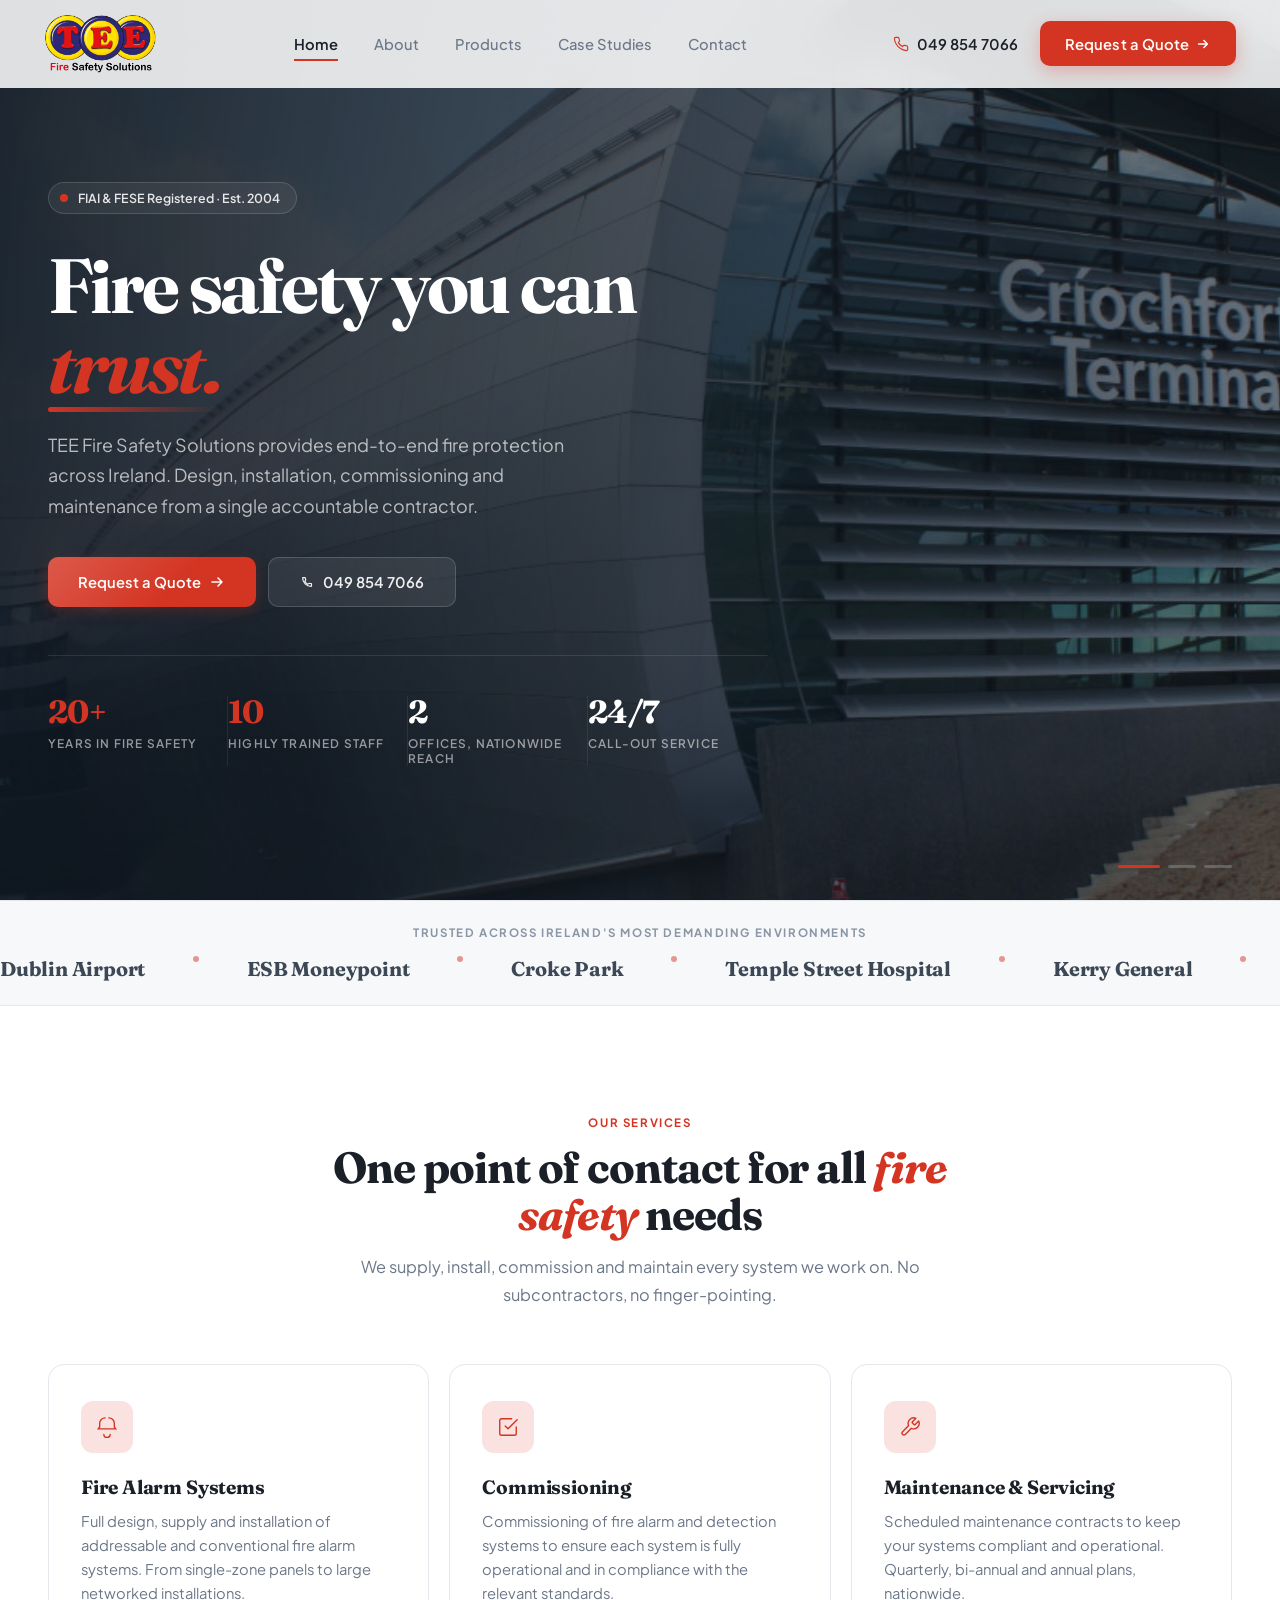
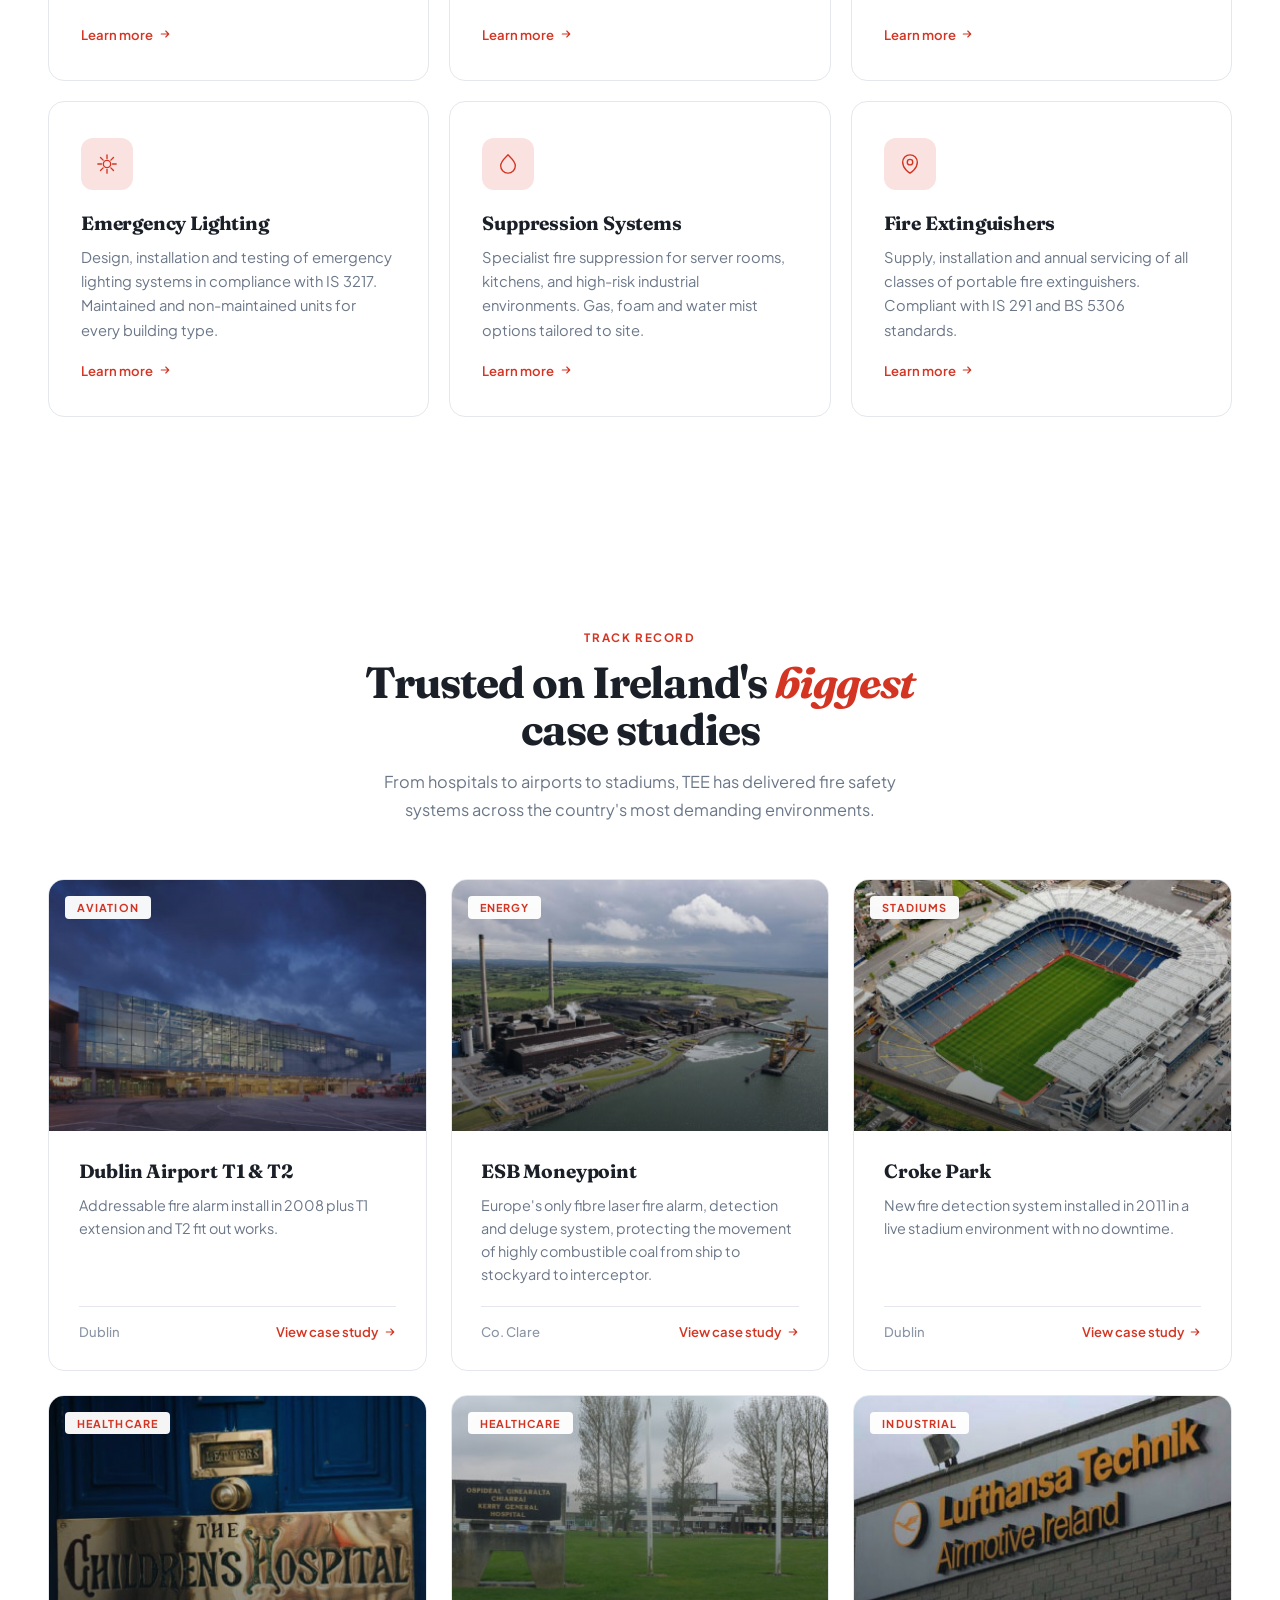
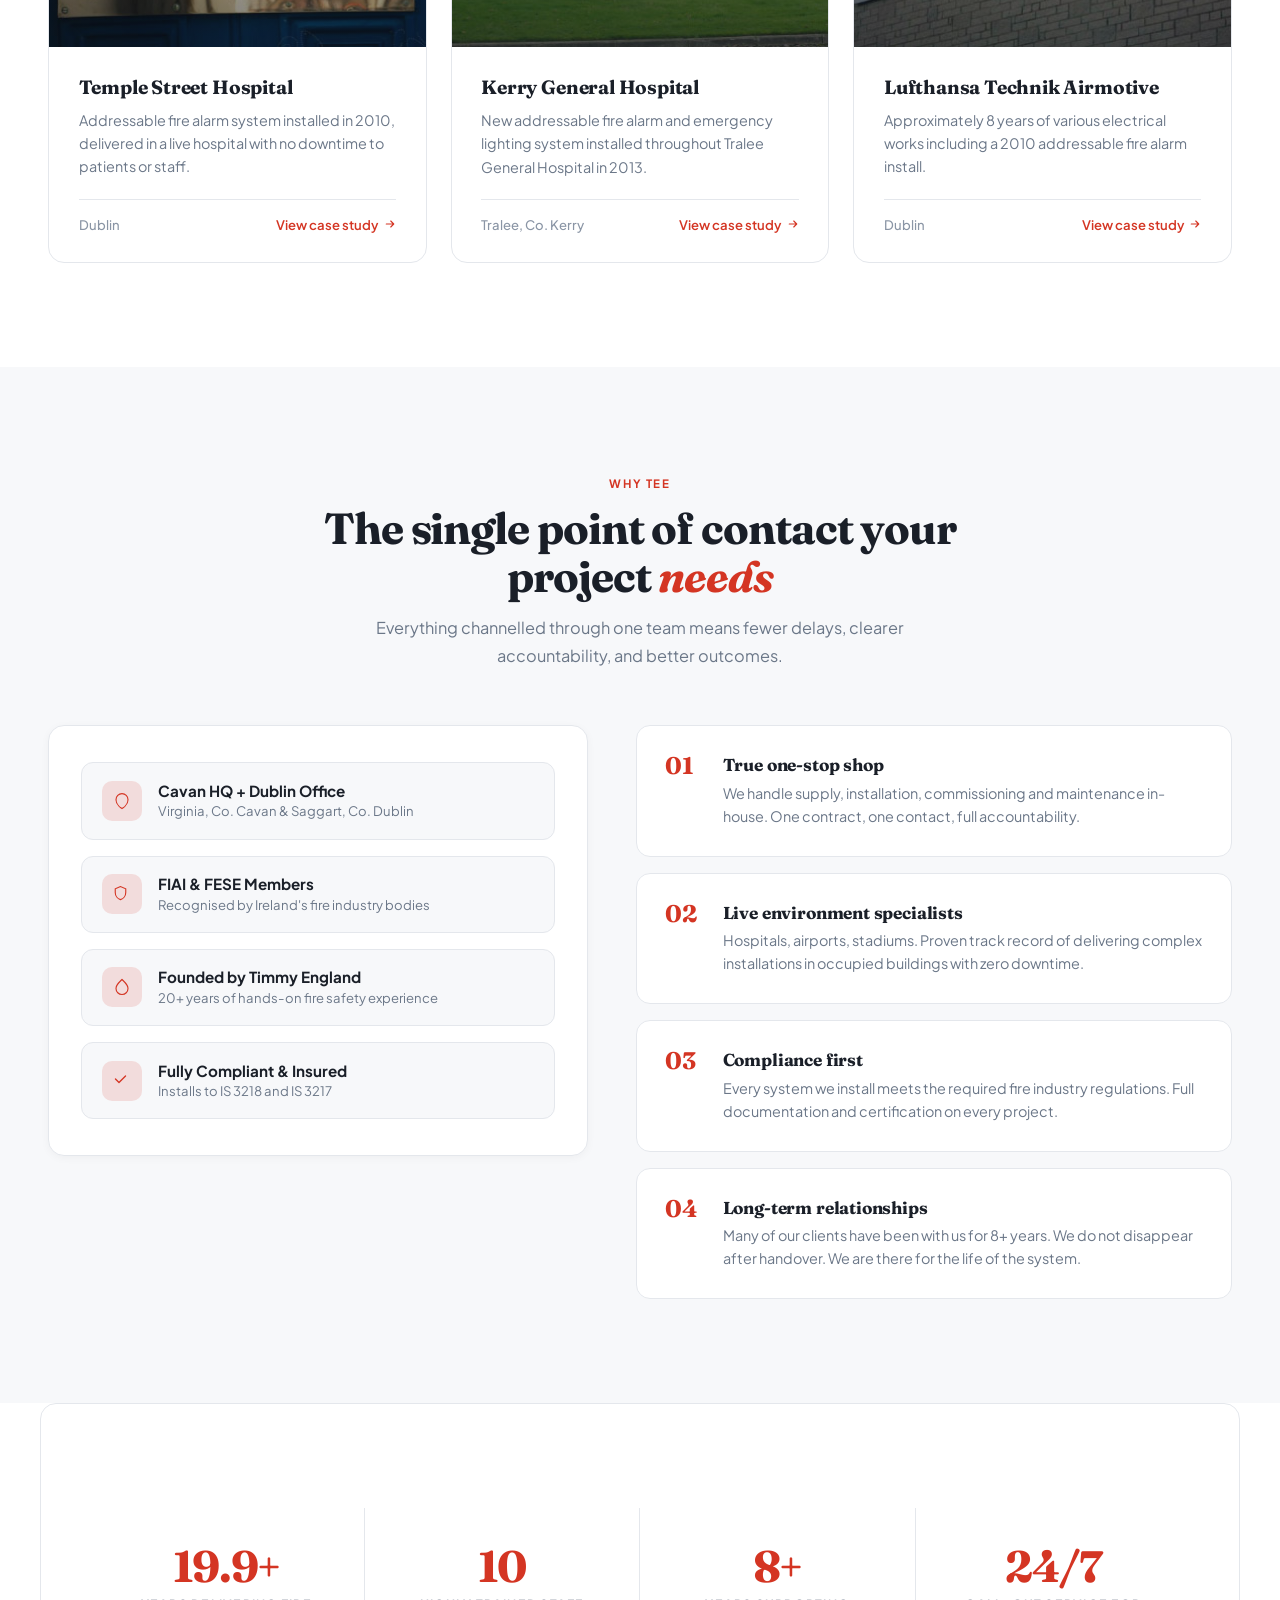
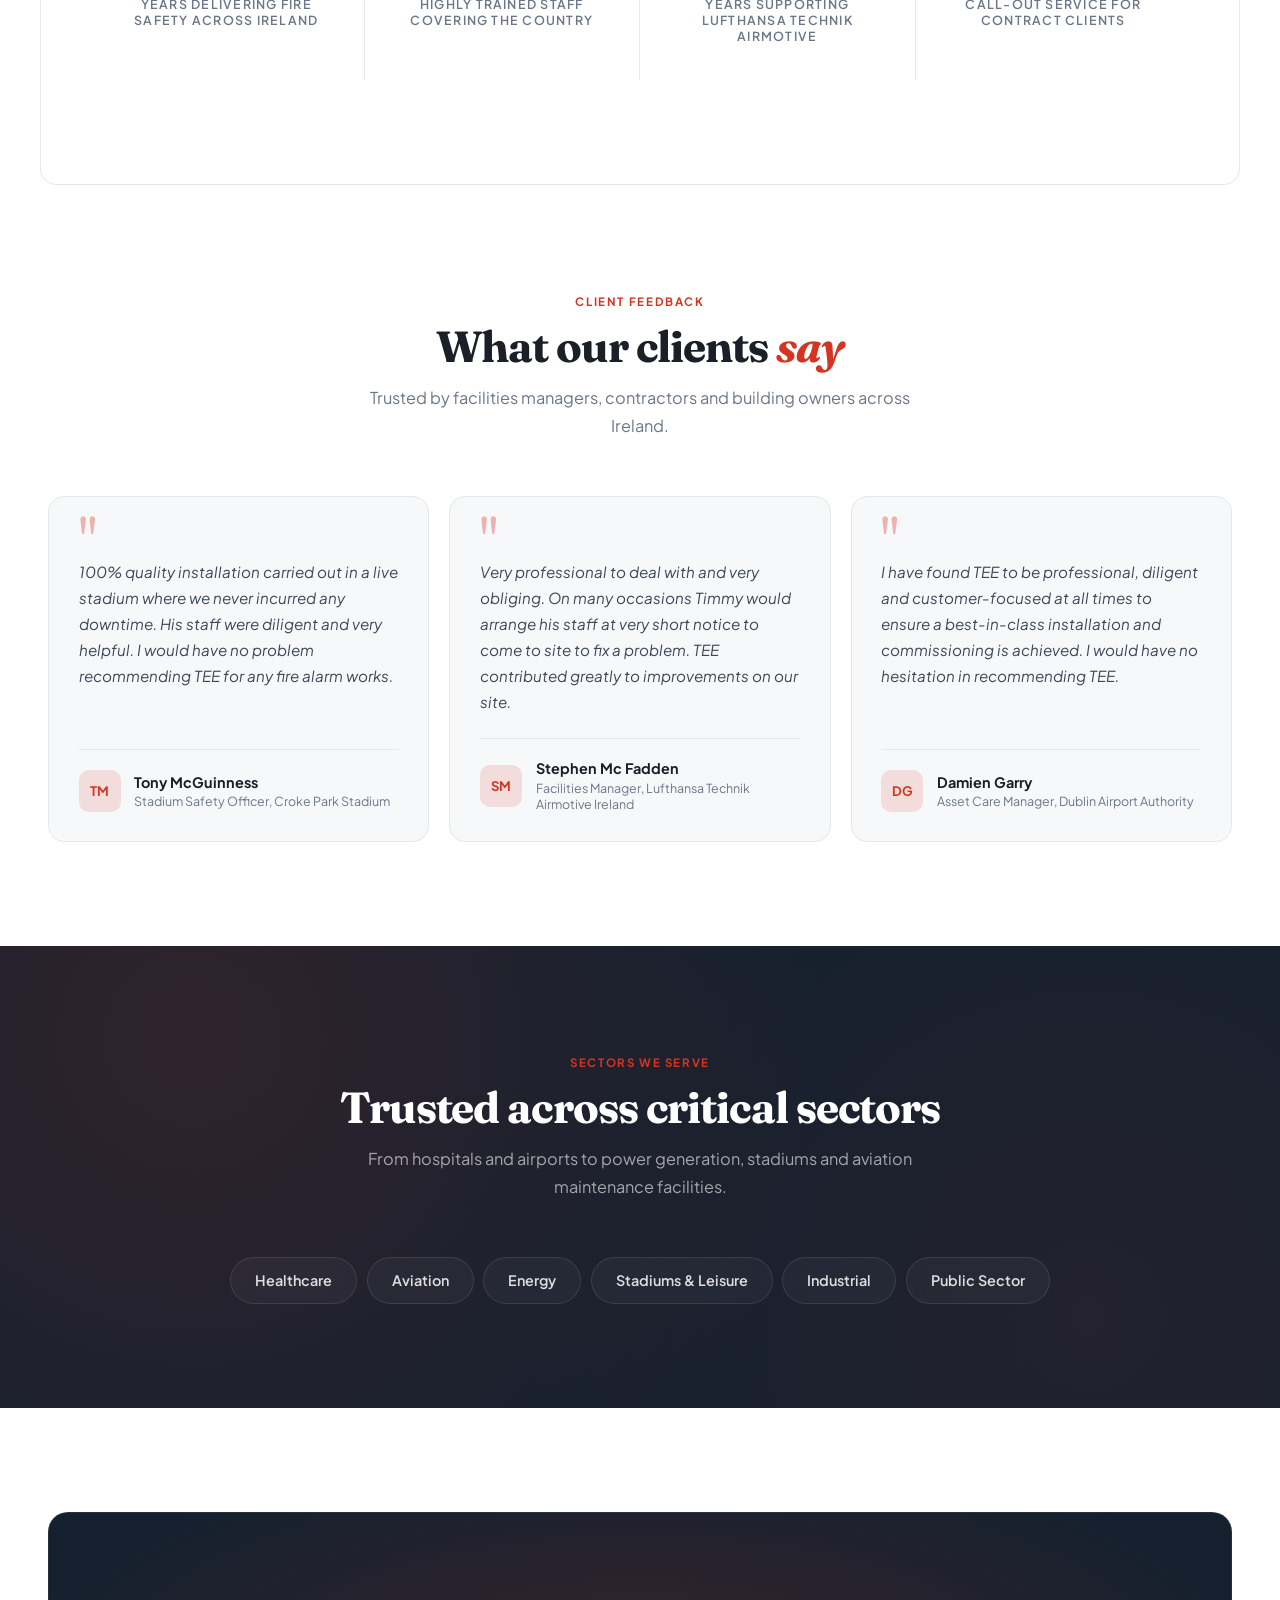
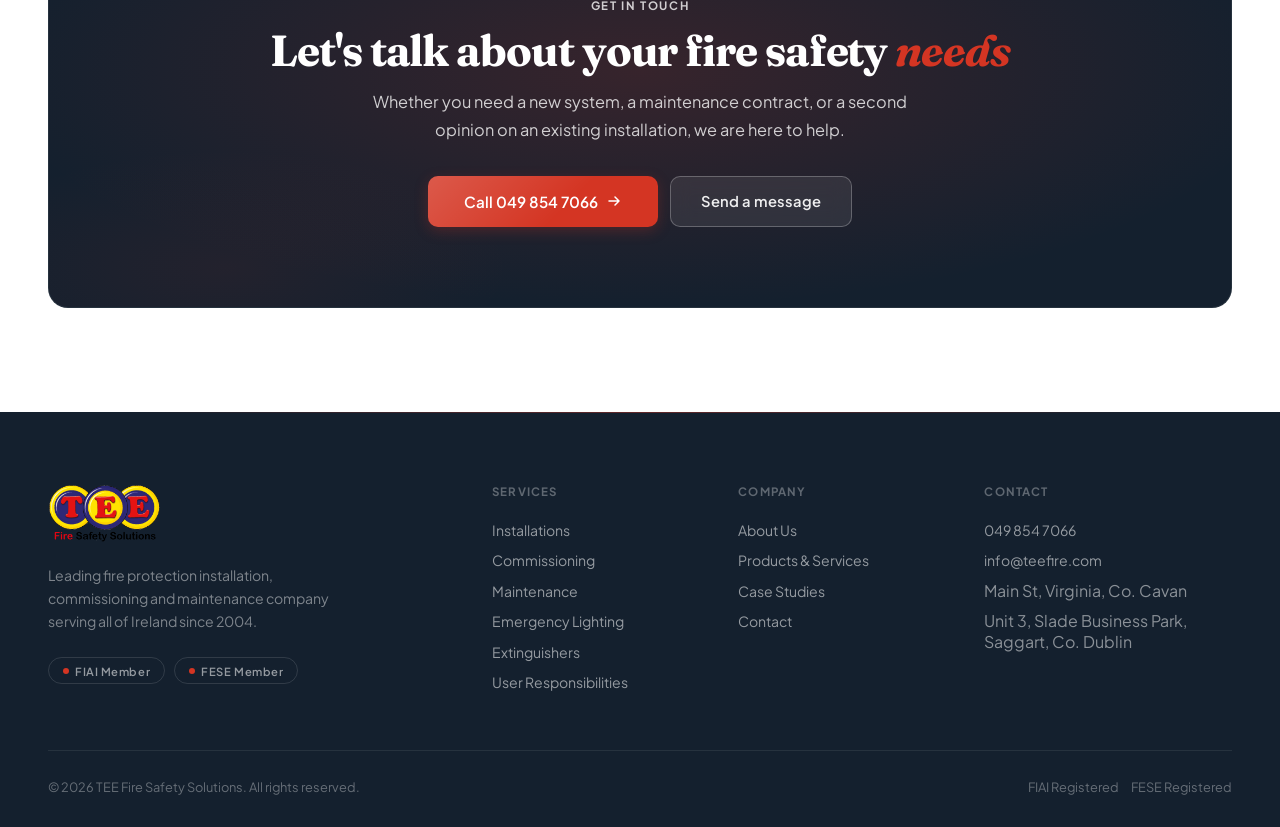
<file: index.html>
<!DOCTYPE html>
<html lang="en">
<head>
<meta charset="UTF-8">
<meta name="viewport" content="width=device-width, initial-scale=1.0">
<title>TEE Fire Safety Solutions | Installation, Commissioning &amp; Maintenance</title>
<meta name="description" content="Ireland's trusted fire safety contractor since 2004. End-to-end design, installation, commissioning and maintenance of fire alarm, detection, emergency lighting and extinguisher systems. FIAI &amp; FESE registered.">
<meta name="keywords" content="fire safety Ireland, fire alarm installation, fire alarm commissioning, IS 3218, IS 3217, emergency lighting, fire extinguishers, fire detection, Virginia Cavan, Saggart Dublin">
<meta name="theme-color" content="#14202e">
<link rel="canonical" href="https://teefiresafetysolutions.ie/">
<meta property="og:type" content="website">
<meta property="og:title" content="TEE Fire Safety Solutions | Installation, Commissioning &amp; Maintenance">
<meta property="og:description" content="End-to-end fire protection services across Ireland. Installation, commissioning and maintenance from a single accountable contractor.">
<meta property="og:url" content="https://teefiresafetysolutions.ie/">
<meta property="og:image" content="https://teefiresafetysolutions.ie/images/hero-dublin-airport.jpg">
<meta name="twitter:card" content="summary_large_image">
<link rel="preconnect" href="https://fonts.googleapis.com">
<link rel="preconnect" href="https://fonts.gstatic.com" crossorigin>
<link href="https://fonts.googleapis.com/css2?family=Plus+Jakarta+Sans:wght@300;400;500;600;700;800&family=Fraunces:ital,wght@0,700;1,700&display=swap" rel="stylesheet">
<link rel="preload" as="image" href="images/hero-dublin-airport.jpg">
<link rel="stylesheet" href="styles.css">
<script type="application/ld+json">
{
  "@context": "https://schema.org",
  "@type": "LocalBusiness",
  "@id": "https://teefiresafetysolutions.ie/#business",
  "name": "TEE Fire Safety Solutions",
  "url": "https://teefiresafetysolutions.ie/",
  "description": "Fire alarm, detection, emergency lighting and extinguisher design, installation, commissioning and maintenance across Ireland.",
  "telephone": "+353-49-854-7066",
  "email": "info@teefire.com",
  "foundingDate": "2004",
  "priceRange": "$$",
  "areaServed": "IE",
  "address": [
    {
      "@type": "PostalAddress",
      "streetAddress": "Main St",
      "addressLocality": "Virginia",
      "addressRegion": "Co. Cavan",
      "addressCountry": "IE"
    },
    {
      "@type": "PostalAddress",
      "streetAddress": "Unit 3, Slade Business Park",
      "addressLocality": "Saggart",
      "addressRegion": "Co. Dublin",
      "addressCountry": "IE"
    }
  ]
}
</script>
</head>
<body>

<a href="#main" class="skip-link">Skip to main content</a>
<div class="scroll-progress" aria-hidden="true"></div>

<!-- NAV -->
<nav class="site-nav">
  <a href="index.html" class="logo" aria-label="TEE Fire Safety Solutions home">
    <div class="logo-icon"><img src="images/teelogo.png" alt="TEE Fire Safety Solutions"></div>
    <span class="logo-text">TEE Fire Safety Solutions</span>
  </a>
  <ul class="nav-links">
    <li><a href="index.html" class="active">Home</a></li>
    <li><a href="about.html">About</a></li>
    <li><a href="products.html">Products</a></li>
    <li><a href="projects.html">Case Studies</a></li>
    <li><a href="contact.html">Contact</a></li>
  </ul>
  <div class="nav-actions">
    <a href="tel:0498547066" class="nav-phone" aria-label="Call us">
      <svg width="16" height="16" viewBox="0 0 24 24" fill="none"><path d="M22 16.9v3a2 2 0 01-2.2 2 19.8 19.8 0 01-8.6-3.1 19.5 19.5 0 01-6-6 19.8 19.8 0 01-3.1-8.7A2 2 0 014.1 2h3a2 2 0 012 1.7c.1.9.3 1.9.6 2.8a2 2 0 01-.5 2.1L8 9.9a16 16 0 006 6l1.3-1.3a2 2 0 012.1-.5c.9.3 1.9.5 2.8.6a2 2 0 011.8 2z" stroke="currentColor" stroke-width="1.7" stroke-linecap="round" stroke-linejoin="round"/></svg>
      049 854 7066
    </a>
    <a href="contact.html" class="nav-cta">
      <span class="nav-cta-text-full">Request a Quote</span>
      <svg width="14" height="14" viewBox="0 0 16 16" fill="none"><path d="M3 8h10M9 4l4 4-4 4" stroke="currentColor" stroke-width="1.8" stroke-linecap="round" stroke-linejoin="round"/></svg>
    </a>
  </div>
  <button class="nav-toggle" aria-label="Toggle menu" aria-expanded="false">
    <svg width="24" height="24" viewBox="0 0 24 24" fill="none" stroke="currentColor" stroke-width="2" stroke-linecap="round"><path d="M4 6h16M4 12h16M4 18h16"/></svg>
  </button>
</nav>

<main id="main">

<!-- HERO -->
<section class="hero">
  <div class="hero-slides hero-slideshow">
    <div class="hero-slide">
      <img src="images/hero-dublin-airport.jpg" alt="Dublin Airport Terminal 2" fetchpriority="high">
    </div>
    <div class="hero-slide">
      <img src="images/hero-esb-moneypoint.jpg" alt="ESB Moneypoint Power Station" loading="lazy">
    </div>
    <div class="hero-slide">
      <img src="images/hero-croke-park.jpg" alt="Croke Park Stadium" loading="lazy">
    </div>
  </div>
  <div class="hero-overlay"></div>

  <div class="hero-content">
    <div class="hero-badge">
      <span class="badge-dot"></span>
      FIAI &amp; FESE Registered &middot; Est. 2004
    </div>
    <h1>Fire safety you can <span class="h1-underline"><em>trust.</em></span></h1>
    <p class="hero-sub">TEE Fire Safety Solutions provides end-to-end fire protection across Ireland. Design, installation, commissioning and maintenance from a single accountable contractor.</p>
    <div class="hero-actions">
      <a href="contact.html" class="btn-primary">
        Request a Quote
        <svg width="16" height="16" viewBox="0 0 16 16" fill="none"><path d="M3 8h10M9 4l4 4-4 4" stroke="currentColor" stroke-width="1.5" stroke-linecap="round" stroke-linejoin="round"/></svg>
      </a>
      <a href="tel:0498547066" class="btn-secondary">
        <svg width="16" height="16" viewBox="0 0 16 16" fill="none"><path d="M5.8 7.2a7.5 7.5 0 003 3l1-.8a.5.5 0 01.5-.1 5.7 5.7 0 001.8.3.5.5 0 01.4.5v1.8a.5.5 0 01-.5.5A8.5 8.5 0 013.6 4.1a.5.5 0 01.5-.5H5.9a.5.5 0 01.5.4 5.7 5.7 0 00.3 1.8.5.5 0 01-.1.5z" stroke="currentColor" stroke-width="1.2" stroke-linecap="round" stroke-linejoin="round"/></svg>
        049 854 7066
      </a>
    </div>

    <div class="hero-stats">
      <div class="hero-stat">
        <div class="hero-stat-num"><span data-count="20" data-suffix="+">20+</span></div>
        <div class="hero-stat-label">Years in Fire Safety</div>
      </div>
      <div class="hero-stat">
        <div class="hero-stat-num"><span data-count="10">10</span></div>
        <div class="hero-stat-label">Highly Trained Staff</div>
      </div>
      <div class="hero-stat">
        <div class="hero-stat-num">2</div>
        <div class="hero-stat-label">Offices, Nationwide Reach</div>
      </div>
      <div class="hero-stat">
        <div class="hero-stat-num">24/7</div>
        <div class="hero-stat-label">Call-out Service</div>
      </div>
    </div>
  </div>

  <div class="hero-indicators">
    <button class="hero-dot dot" data-slide="0" aria-label="Slide 1"></button>
    <button class="hero-dot dot" data-slide="1" aria-label="Slide 2"></button>
    <button class="hero-dot dot" data-slide="2" aria-label="Slide 3"></button>
  </div>
</section>

<!-- TRUST MARQUEE -->
<section class="marquee-strip" aria-label="Clients and sectors">
  <div class="marquee-head">Trusted across Ireland's most demanding environments</div>
  <div class="marquee-track">
    <div class="marquee-item">Dublin Airport</div><span class="marquee-dot"></span>
    <div class="marquee-item">ESB Moneypoint</div><span class="marquee-dot"></span>
    <div class="marquee-item">Croke Park</div><span class="marquee-dot"></span>
    <div class="marquee-item">Temple Street Hospital</div><span class="marquee-dot"></span>
    <div class="marquee-item">Kerry General</div><span class="marquee-dot"></span>
    <div class="marquee-item">Lufthansa Technik</div><span class="marquee-dot"></span>
    <div class="marquee-item">Dublin Airport</div><span class="marquee-dot"></span>
    <div class="marquee-item">ESB Moneypoint</div><span class="marquee-dot"></span>
    <div class="marquee-item">Croke Park</div><span class="marquee-dot"></span>
    <div class="marquee-item">Temple Street Hospital</div><span class="marquee-dot"></span>
    <div class="marquee-item">Kerry General</div><span class="marquee-dot"></span>
    <div class="marquee-item">Lufthansa Technik</div><span class="marquee-dot"></span>
  </div>
</section>

<!-- SERVICES -->
<section class="services" id="services">
  <div class="services-header" data-reveal>
    <p class="section-label">Our Services</p>
    <h2 class="section-title">One point of contact for all <em>fire safety</em> needs</h2>
    <p class="section-desc">We supply, install, commission and maintain every system we work on. No subcontractors, no finger-pointing.</p>
  </div>

  <div class="services-grid" data-stagger>
    <a href="products.html#installations" class="service-card">
      <div class="service-icon"><svg width="22" height="22" viewBox="0 0 24 24" fill="none"><path d="M10 2a6 6 0 00-6 6v4l-1.5 2H21.5L20 12V8a6 6 0 00-6-6" stroke="currentColor" stroke-width="1.5" stroke-linecap="round"/><path d="M8.5 20a3.5 3.5 0 007 0" stroke="currentColor" stroke-width="1.5" stroke-linecap="round"/></svg></div>
      <h3>Fire Alarm Systems</h3>
      <p>Full design, supply and installation of addressable and conventional fire alarm systems. From single-zone panels to large networked installations.</p>
      <span class="service-card-more">Learn more <svg width="12" height="12" viewBox="0 0 16 16" fill="none"><path d="M3 8h10M9 4l4 4-4 4" stroke="currentColor" stroke-width="1.5" stroke-linecap="round" stroke-linejoin="round"/></svg></span>
    </a>

    <a href="products.html#commissioning" class="service-card">
      <div class="service-icon"><svg width="22" height="22" viewBox="0 0 24 24" fill="none"><path d="M9 11l3 3L22 4" stroke="currentColor" stroke-width="1.5" stroke-linecap="round" stroke-linejoin="round"/><path d="M21 12v7a2 2 0 01-2 2H5a2 2 0 01-2-2V5a2 2 0 012-2h11" stroke="currentColor" stroke-width="1.5" stroke-linecap="round" stroke-linejoin="round"/></svg></div>
      <h3>Commissioning</h3>
      <p>Commissioning of fire alarm and detection systems to ensure each system is fully operational and in compliance with the relevant standards.</p>
      <span class="service-card-more">Learn more <svg width="12" height="12" viewBox="0 0 16 16" fill="none"><path d="M3 8h10M9 4l4 4-4 4" stroke="currentColor" stroke-width="1.5" stroke-linecap="round" stroke-linejoin="round"/></svg></span>
    </a>

    <a href="products.html#maintenance" class="service-card">
      <div class="service-icon"><svg width="22" height="22" viewBox="0 0 24 24" fill="none"><path d="M14.7 6.3a1 1 0 000 1.4l1.6 1.6a1 1 0 001.4 0l3.77-3.77a6 6 0 01-7.94 7.94L6.9 20.1a2.1 2.1 0 01-3-3l6.63-6.63a6 6 0 017.94-7.94L14.7 6.3z" stroke="currentColor" stroke-width="1.5" stroke-linecap="round" stroke-linejoin="round"/></svg></div>
      <h3>Maintenance &amp; Servicing</h3>
      <p>Scheduled maintenance contracts to keep your systems compliant and operational. Quarterly, bi-annual and annual plans, nationwide.</p>
      <span class="service-card-more">Learn more <svg width="12" height="12" viewBox="0 0 16 16" fill="none"><path d="M3 8h10M9 4l4 4-4 4" stroke="currentColor" stroke-width="1.5" stroke-linecap="round" stroke-linejoin="round"/></svg></span>
    </a>

    <a href="products.html#emergency-lighting" class="service-card">
      <div class="service-icon"><svg width="22" height="22" viewBox="0 0 24 24" fill="none"><circle cx="12" cy="12" r="4" stroke="currentColor" stroke-width="1.5"/><path d="M12 2v4M12 18v4M4.93 4.93l2.83 2.83M16.24 16.24l2.83 2.83M2 12h4M18 12h4M4.93 19.07l2.83-2.83M16.24 7.76l2.83-2.83" stroke="currentColor" stroke-width="1.5" stroke-linecap="round"/></svg></div>
      <h3>Emergency Lighting</h3>
      <p>Design, installation and testing of emergency lighting systems in compliance with IS 3217. Maintained and non-maintained units for every building type.</p>
      <span class="service-card-more">Learn more <svg width="12" height="12" viewBox="0 0 16 16" fill="none"><path d="M3 8h10M9 4l4 4-4 4" stroke="currentColor" stroke-width="1.5" stroke-linecap="round" stroke-linejoin="round"/></svg></span>
    </a>

    <a href="products.html#other" class="service-card">
      <div class="service-icon"><svg width="22" height="22" viewBox="0 0 24 24" fill="none"><path d="M12 2C8 6 4 9 4 14a8 8 0 0016 0c0-5-4-8-8-12z" stroke="currentColor" stroke-width="1.5" stroke-linecap="round" stroke-linejoin="round"/></svg></div>
      <h3>Suppression Systems</h3>
      <p>Specialist fire suppression for server rooms, kitchens, and high-risk industrial environments. Gas, foam and water mist options tailored to site.</p>
      <span class="service-card-more">Learn more <svg width="12" height="12" viewBox="0 0 16 16" fill="none"><path d="M3 8h10M9 4l4 4-4 4" stroke="currentColor" stroke-width="1.5" stroke-linecap="round" stroke-linejoin="round"/></svg></span>
    </a>

    <a href="products.html#extinguishers" class="service-card">
      <div class="service-icon"><svg width="22" height="22" viewBox="0 0 24 24" fill="none"><path d="M12 22s-8-4.5-8-11.8A8 8 0 0112 2a8 8 0 018 8.2c0 7.3-8 11.8-8 11.8z" stroke="currentColor" stroke-width="1.5"/><circle cx="12" cy="10" r="3" stroke="currentColor" stroke-width="1.5"/></svg></div>
      <h3>Fire Extinguishers</h3>
      <p>Supply, installation and annual servicing of all classes of portable fire extinguishers. Compliant with IS 291 and BS 5306 standards.</p>
      <span class="service-card-more">Learn more <svg width="12" height="12" viewBox="0 0 16 16" fill="none"><path d="M3 8h10M9 4l4 4-4 4" stroke="currentColor" stroke-width="1.5" stroke-linecap="round" stroke-linejoin="round"/></svg></span>
    </a>
  </div>
</section>

<!-- PROJECTS -->
<section class="projects" id="projects">
  <div class="projects-header" data-reveal>
    <p class="section-label">Track Record</p>
    <h2 class="section-title">Trusted on Ireland's <em>biggest</em> case studies</h2>
    <p class="section-desc">From hospitals to airports to stadiums, TEE has delivered fire safety systems across the country's most demanding environments.</p>
  </div>

  <div class="project-grid" data-stagger>
    <a href="project-dublin-airport.html" class="project-card">
      <div class="project-img-wrap">
        <img src="images/project-dublin-airport.jpg" alt="Dublin Airport" class="project-img" loading="lazy">
        <div class="project-img-overlay"></div>
        <span class="project-img-tag">Aviation</span>
      </div>
      <div class="project-body">
        <h3>Dublin Airport T1 &amp; T2</h3>
        <p>Addressable fire alarm install in 2008 plus T1 extension and T2 fit out works.</p>
        <div class="project-meta">
          <span class="project-meta-loc">Dublin</span>
          <span class="project-meta-link">View case study <svg width="12" height="12" viewBox="0 0 16 16" fill="none"><path d="M3 8h10M9 4l4 4-4 4" stroke="currentColor" stroke-width="1.5" stroke-linecap="round" stroke-linejoin="round"/></svg></span>
        </div>
      </div>
    </a>

    <a href="project-esb-moneypoint.html" class="project-card">
      <div class="project-img-wrap">
        <img src="images/project-esb-moneypoint.jpg" alt="ESB Moneypoint" class="project-img" loading="lazy">
        <div class="project-img-overlay"></div>
        <span class="project-img-tag">Energy</span>
      </div>
      <div class="project-body">
        <h3>ESB Moneypoint</h3>
        <p>Europe's only fibre laser fire alarm, detection and deluge system, protecting the movement of highly combustible coal from ship to stockyard to interceptor.</p>
        <div class="project-meta">
          <span class="project-meta-loc">Co. Clare</span>
          <span class="project-meta-link">View case study <svg width="12" height="12" viewBox="0 0 16 16" fill="none"><path d="M3 8h10M9 4l4 4-4 4" stroke="currentColor" stroke-width="1.5" stroke-linecap="round" stroke-linejoin="round"/></svg></span>
        </div>
      </div>
    </a>

    <a href="project-croke-park.html" class="project-card">
      <div class="project-img-wrap">
        <img src="images/project-croke-park.jpg" alt="Croke Park" class="project-img" loading="lazy">
        <div class="project-img-overlay"></div>
        <span class="project-img-tag">Stadiums</span>
      </div>
      <div class="project-body">
        <h3>Croke Park</h3>
        <p>New fire detection system installed in 2011 in a live stadium environment with no downtime.</p>
        <div class="project-meta">
          <span class="project-meta-loc">Dublin</span>
          <span class="project-meta-link">View case study <svg width="12" height="12" viewBox="0 0 16 16" fill="none"><path d="M3 8h10M9 4l4 4-4 4" stroke="currentColor" stroke-width="1.5" stroke-linecap="round" stroke-linejoin="round"/></svg></span>
        </div>
      </div>
    </a>

    <a href="project-temple-street.html" class="project-card">
      <div class="project-img-wrap">
        <img src="images/project-temple-street.jpg" alt="Temple Street Hospital" class="project-img" loading="lazy">
        <div class="project-img-overlay"></div>
        <span class="project-img-tag">Healthcare</span>
      </div>
      <div class="project-body">
        <h3>Temple Street Hospital</h3>
        <p>Addressable fire alarm system installed in 2010, delivered in a live hospital with no downtime to patients or staff.</p>
        <div class="project-meta">
          <span class="project-meta-loc">Dublin</span>
          <span class="project-meta-link">View case study <svg width="12" height="12" viewBox="0 0 16 16" fill="none"><path d="M3 8h10M9 4l4 4-4 4" stroke="currentColor" stroke-width="1.5" stroke-linecap="round" stroke-linejoin="round"/></svg></span>
        </div>
      </div>
    </a>

    <a href="project-kerry-general.html" class="project-card">
      <div class="project-img-wrap">
        <img src="images/project-kerry-general.jpg" alt="Kerry General Hospital" class="project-img" loading="lazy">
        <div class="project-img-overlay"></div>
        <span class="project-img-tag">Healthcare</span>
      </div>
      <div class="project-body">
        <h3>Kerry General Hospital</h3>
        <p>New addressable fire alarm and emergency lighting system installed throughout Tralee General Hospital in 2013.</p>
        <div class="project-meta">
          <span class="project-meta-loc">Tralee, Co. Kerry</span>
          <span class="project-meta-link">View case study <svg width="12" height="12" viewBox="0 0 16 16" fill="none"><path d="M3 8h10M9 4l4 4-4 4" stroke="currentColor" stroke-width="1.5" stroke-linecap="round" stroke-linejoin="round"/></svg></span>
        </div>
      </div>
    </a>

    <a href="project-lufthansa-technik.html" class="project-card">
      <div class="project-img-wrap">
        <img src="images/project-lufthansa.jpg" alt="Lufthansa Technik Airmotive Ireland" class="project-img" loading="lazy">
        <div class="project-img-overlay"></div>
        <span class="project-img-tag">Industrial</span>
      </div>
      <div class="project-body">
        <h3>Lufthansa Technik Airmotive</h3>
        <p>Approximately 8 years of various electrical works including a 2010 addressable fire alarm install.</p>
        <div class="project-meta">
          <span class="project-meta-loc">Dublin</span>
          <span class="project-meta-link">View case study <svg width="12" height="12" viewBox="0 0 16 16" fill="none"><path d="M3 8h10M9 4l4 4-4 4" stroke="currentColor" stroke-width="1.5" stroke-linecap="round" stroke-linejoin="round"/></svg></span>
        </div>
      </div>
    </a>
  </div>
</section>

<!-- WHY TEE -->
<section class="why-section" id="why">
  <div class="why-inner">
    <div class="why-header" data-reveal>
      <p class="section-label">Why TEE</p>
      <h2 class="section-title">The single point of contact your project <em>needs</em></h2>
      <p class="section-desc">Everything channelled through one team means fewer delays, clearer accountability, and better outcomes.</p>
    </div>

    <div class="why-grid">
      <div class="why-visual" data-reveal>
        <div class="why-visual-stat">
          <div class="wv-icon">
            <svg width="18" height="18" viewBox="0 0 24 24" fill="none"><path d="M12 22s-8-4.5-8-11.8A8 8 0 0120 10.2c0 7.3-8 11.8-8 11.8z" stroke="currentColor" stroke-width="1.5"/></svg>
          </div>
          <div class="wv-text">
            <strong>Cavan HQ + Dublin Office</strong>
            <small>Virginia, Co. Cavan &amp; Saggart, Co. Dublin</small>
          </div>
        </div>
        <div class="why-visual-stat">
          <div class="wv-icon">
            <svg width="18" height="18" viewBox="0 0 24 24" fill="none"><path d="M10 2L3 5v5c0 4.4 3 8.5 7 9.5 4-1 7-5.1 7-9.5V5z" stroke="currentColor" stroke-width="1.5"/></svg>
          </div>
          <div class="wv-text">
            <strong>FIAI &amp; FESE Members</strong>
            <small>Recognised by Ireland's fire industry bodies</small>
          </div>
        </div>
        <div class="why-visual-stat">
          <div class="wv-icon">
            <svg width="18" height="18" viewBox="0 0 24 24" fill="none"><path d="M12 2C8 6 4 9 4 14a8 8 0 0016 0c0-5-4-8-8-12z" stroke="currentColor" stroke-width="1.5"/></svg>
          </div>
          <div class="wv-text">
            <strong>Founded by Timmy England</strong>
            <small>20+ years of hands-on fire safety experience</small>
          </div>
        </div>
        <div class="why-visual-stat">
          <div class="wv-icon">
            <svg width="18" height="18" viewBox="0 0 24 24" fill="none"><path d="M16.7 5.3L8 14l-4.7-4.7" stroke="currentColor" stroke-width="1.8" stroke-linecap="round" stroke-linejoin="round"/></svg>
          </div>
          <div class="wv-text">
            <strong>Fully Compliant &amp; Insured</strong>
            <small>Installs to IS 3218 and IS 3217</small>
          </div>
        </div>
      </div>

      <div class="why-list" data-stagger>
        <div class="why-item">
          <div class="why-num">01</div>
          <div>
            <h4>True one-stop shop</h4>
            <p>We handle supply, installation, commissioning and maintenance in-house. One contract, one contact, full accountability.</p>
          </div>
        </div>
        <div class="why-item">
          <div class="why-num">02</div>
          <div>
            <h4>Live environment specialists</h4>
            <p>Hospitals, airports, stadiums. Proven track record of delivering complex installations in occupied buildings with zero downtime.</p>
          </div>
        </div>
        <div class="why-item">
          <div class="why-num">03</div>
          <div>
            <h4>Compliance first</h4>
            <p>Every system we install meets the required fire industry regulations. Full documentation and certification on every project.</p>
          </div>
        </div>
        <div class="why-item">
          <div class="why-num">04</div>
          <div>
            <h4>Long-term relationships</h4>
            <p>Many of our clients have been with us for 8+ years. We do not disappear after handover. We are there for the life of the system.</p>
          </div>
        </div>
      </div>
    </div>
  </div>
</section>

<!-- STAT ROW -->
<section class="stat-row">
  <div class="stat-cell">
    <h3><span data-count="20" data-suffix="+">20+</span></h3>
    <p>Years delivering fire safety across Ireland</p>
  </div>
  <div class="stat-cell">
    <h3><span data-count="10">10</span></h3>
    <p>Highly trained staff covering the country</p>
  </div>
  <div class="stat-cell">
    <h3><span>8<span>+</span></span></h3>
    <p>Years supporting Lufthansa Technik Airmotive</p>
  </div>
  <div class="stat-cell">
    <h3><span>24/7</span></h3>
    <p>Call-out service for contract clients</p>
  </div>
</section>

<!-- TESTIMONIALS -->
<section class="testimonials" id="reviews">
  <div class="testimonials-header" data-reveal>
    <p class="section-label">Client Feedback</p>
    <h2 class="section-title">What our clients <em>say</em></h2>
    <p class="section-desc">Trusted by facilities managers, contractors and building owners across Ireland.</p>
  </div>

  <div class="testimonial-grid" data-stagger>
    <figure class="testimonial-card">
      <div class="tc-quote">"</div>
      <blockquote>100% quality installation carried out in a live stadium where we never incurred any downtime. His staff were diligent and very helpful. I would have no problem recommending TEE for any fire alarm works.</blockquote>
      <figcaption class="testimonial-author">
        <div class="author-avatar">TM</div>
        <div class="author-info">
          <span>Tony McGuinness</span>
          <small>Stadium Safety Officer, Croke Park Stadium</small>
        </div>
      </figcaption>
    </figure>

    <figure class="testimonial-card">
      <div class="tc-quote">"</div>
      <blockquote>Very professional to deal with and very obliging. On many occasions Timmy would arrange his staff at very short notice to come to site to fix a problem. TEE contributed greatly to improvements on our site.</blockquote>
      <figcaption class="testimonial-author">
        <div class="author-avatar">SM</div>
        <div class="author-info">
          <span>Stephen Mc Fadden</span>
          <small>Facilities Manager, Lufthansa Technik Airmotive Ireland</small>
        </div>
      </figcaption>
    </figure>

    <figure class="testimonial-card">
      <div class="tc-quote">"</div>
      <blockquote>I have found TEE to be professional, diligent and customer-focused at all times to ensure a best-in-class installation and commissioning is achieved. I would have no hesitation in recommending TEE.</blockquote>
      <figcaption class="testimonial-author">
        <div class="author-avatar">DG</div>
        <div class="author-info">
          <span>Damien Garry</span>
          <small>Asset Care Manager, Dublin Airport Authority</small>
        </div>
      </figcaption>
    </figure>
  </div>
</section>

<!-- SECTORS -->
<section class="sectors" id="sectors">
  <div class="sectors-header" data-reveal>
    <p class="section-label">Sectors We Serve</p>
    <h2 class="section-title">Trusted across critical sectors</h2>
    <p class="section-desc">From hospitals and airports to power generation, stadiums and aviation maintenance facilities.</p>
  </div>

  <div class="sectors-grid" data-stagger>
    <div class="sector-pill">Healthcare</div>
    <div class="sector-pill">Aviation</div>
    <div class="sector-pill">Energy</div>
    <div class="sector-pill">Stadiums &amp; Leisure</div>
    <div class="sector-pill">Industrial</div>
    <div class="sector-pill">Public Sector</div>
  </div>
</section>

<!-- CTA -->
<section class="cta-section" id="contact">
  <div class="cta-inner">
    <div class="cta-banner dark">
      <p class="section-label">Get in Touch</p>
      <h2 class="section-title">Let's talk about your fire safety <em>needs</em></h2>
      <p class="section-desc">Whether you need a new system, a maintenance contract, or a second opinion on an existing installation, we are here to help.</p>
      <div class="cta-banner-actions">
        <a href="tel:0498547066" class="btn-primary">
          Call 049 854 7066
          <svg width="16" height="16" viewBox="0 0 16 16" fill="none"><path d="M3 8h10M9 4l4 4-4 4" stroke="currentColor" stroke-width="1.5" stroke-linecap="round" stroke-linejoin="round"/></svg>
        </a>
        <a href="contact.html" class="btn-secondary">Send a message</a>
      </div>
    </div>
  </div>
</section>

</main>

<!-- FOOTER -->
<footer>
  <div class="footer-inner">
    <div class="footer-brand">
      <a href="index.html" class="logo">
        <div class="logo-icon"><img src="images/teelogo.png" alt="TEE Fire Safety Solutions"></div>
        <span class="logo-text">Safety Solutions</span>
      </a>
      <p>Leading fire protection installation, commissioning and maintenance company serving all of Ireland since 2004.</p>
      <div class="footer-badges">
        <span class="footer-badge">FIAI Member</span>
        <span class="footer-badge">FESE Member</span>
      </div>
    </div>
    <div class="footer-col">
      <h4>Services</h4>
      <ul>
        <li><a href="products.html#installations">Installations</a></li>
        <li><a href="products.html#commissioning">Commissioning</a></li>
        <li><a href="products.html#maintenance">Maintenance</a></li>
        <li><a href="products.html#emergency-lighting">Emergency Lighting</a></li>
        <li><a href="products.html#extinguishers">Extinguishers</a></li>
        <li><a href="products.html#responsibilities">User Responsibilities</a></li>
      </ul>
    </div>
    <div class="footer-col">
      <h4>Company</h4>
      <ul>
        <li><a href="about.html">About Us</a></li>
        <li><a href="products.html">Products &amp; Services</a></li>
        <li><a href="projects.html">Case Studies</a></li>
        <li><a href="contact.html">Contact</a></li>
      </ul>
    </div>
    <div class="footer-col">
      <h4>Contact</h4>
      <ul>
        <li><a href="tel:0498547066">049 854 7066</a></li>
        <li><a href="mailto:info@teefire.com">info@teefire.com</a></li>
        <li>Main St, Virginia, Co. Cavan</li>
        <li>Unit 3, Slade Business Park, Saggart, Co. Dublin</li>
      </ul>
    </div>
  </div>
  <div class="footer-bottom">
    <span>&copy; <span data-year>2026</span> TEE Fire Safety Solutions. All rights reserved.</span>
    <div class="memberships">
      <span>FIAI Registered</span>
      <span>FESE Registered</span>
    </div>
  </div>
</footer>

<script src="main.js" defer></script>
</body>
</html>
</file>
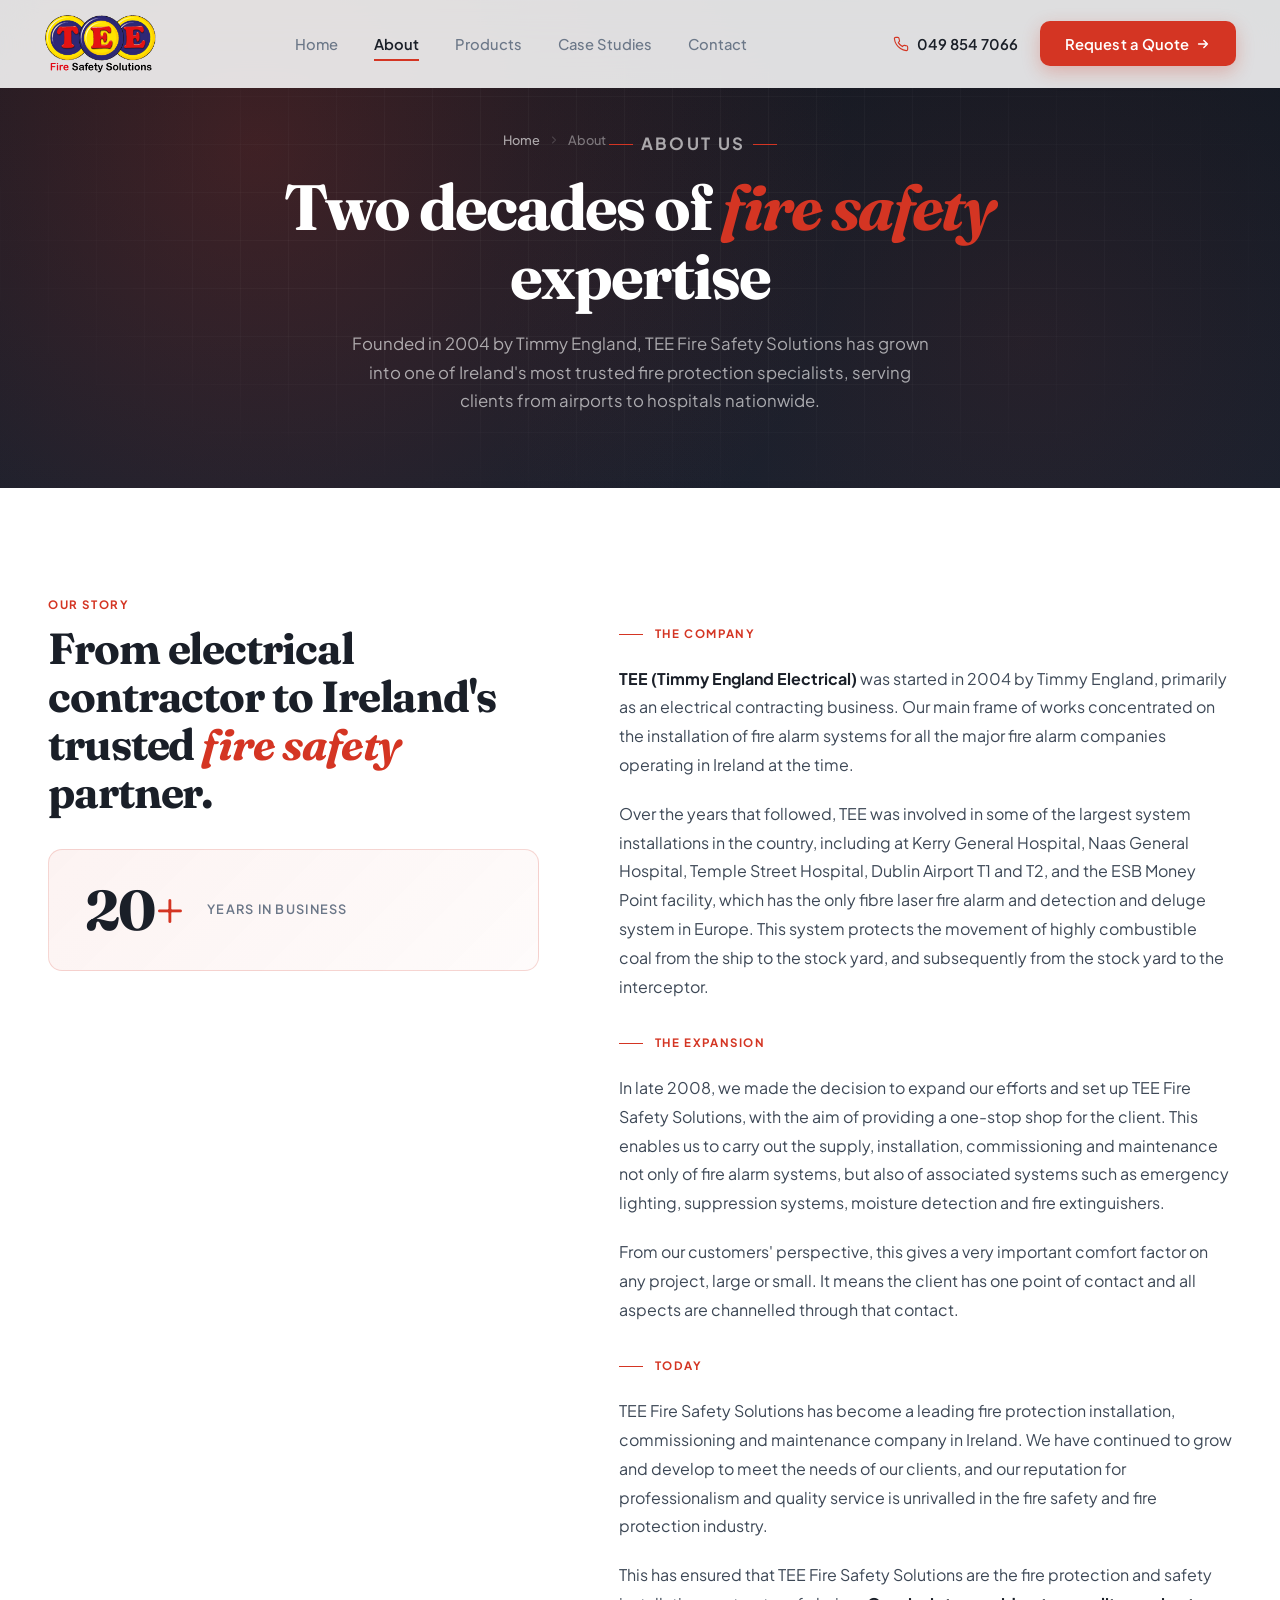
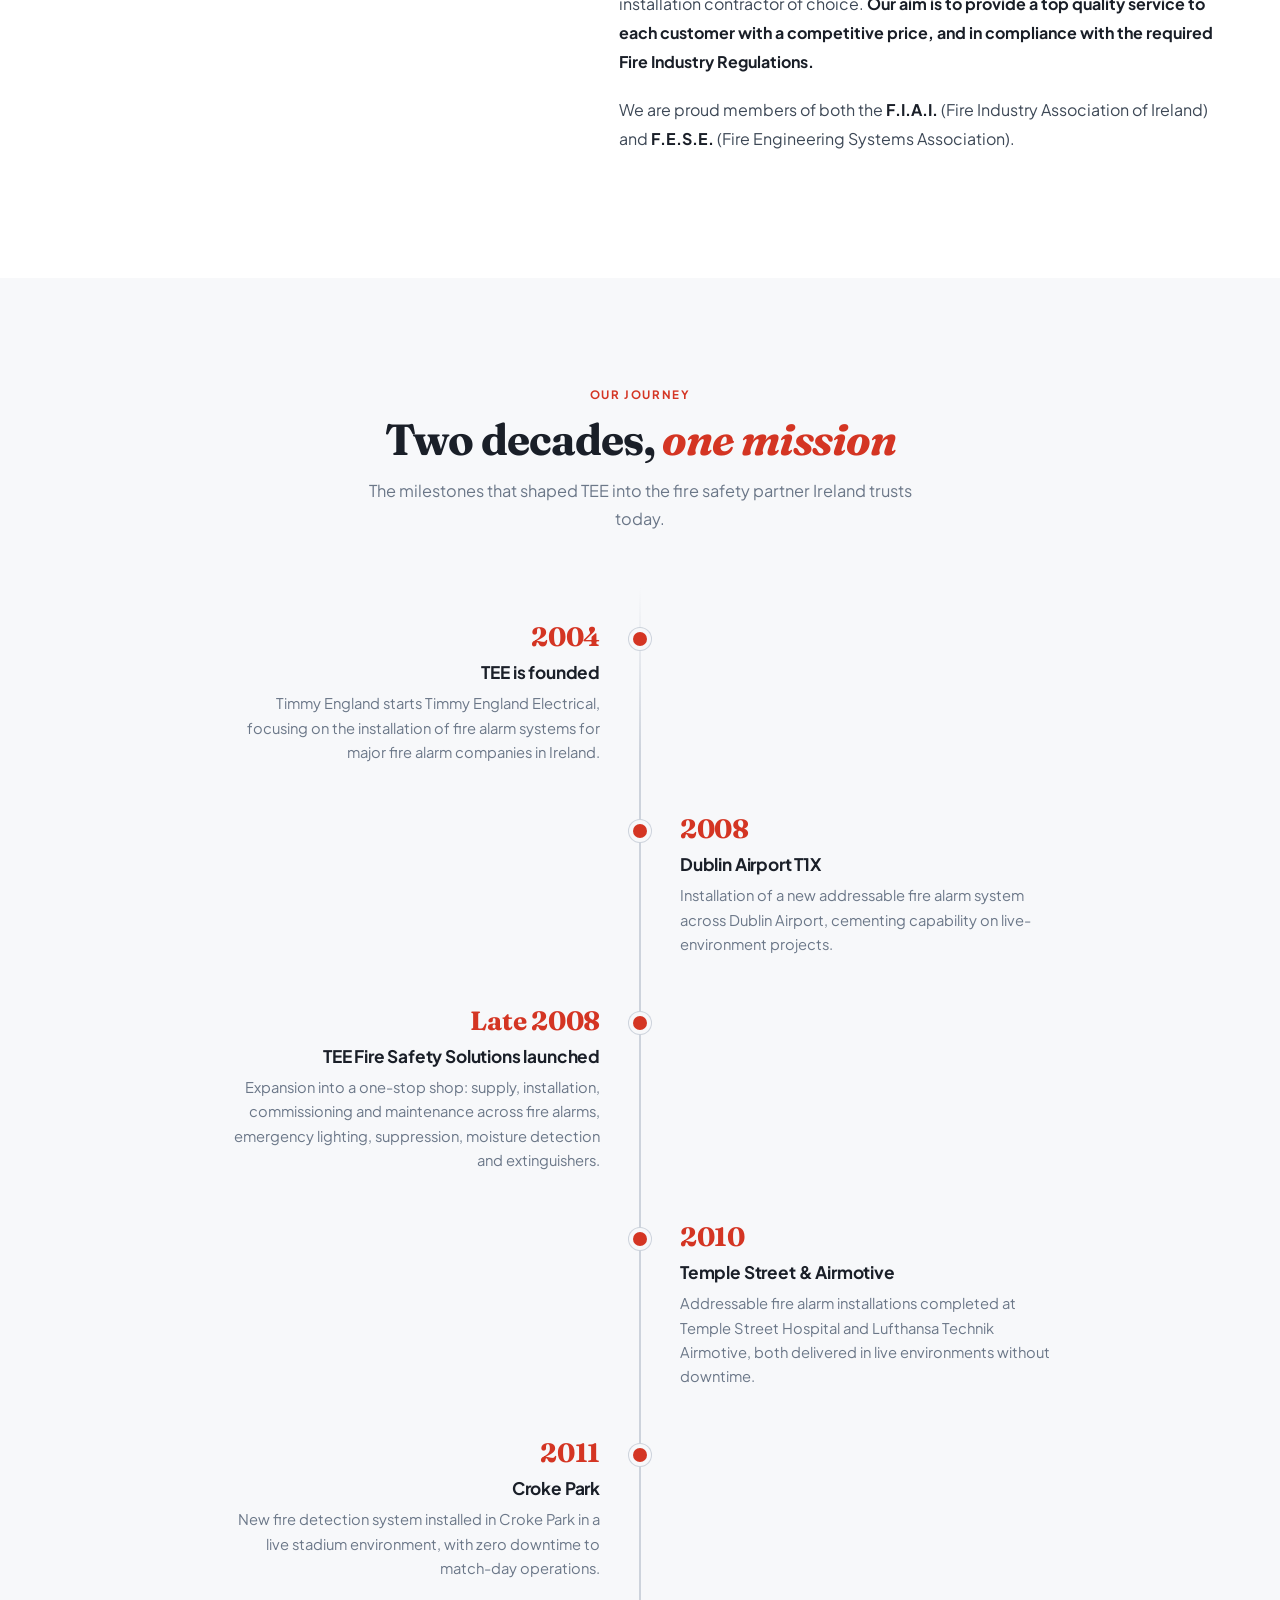
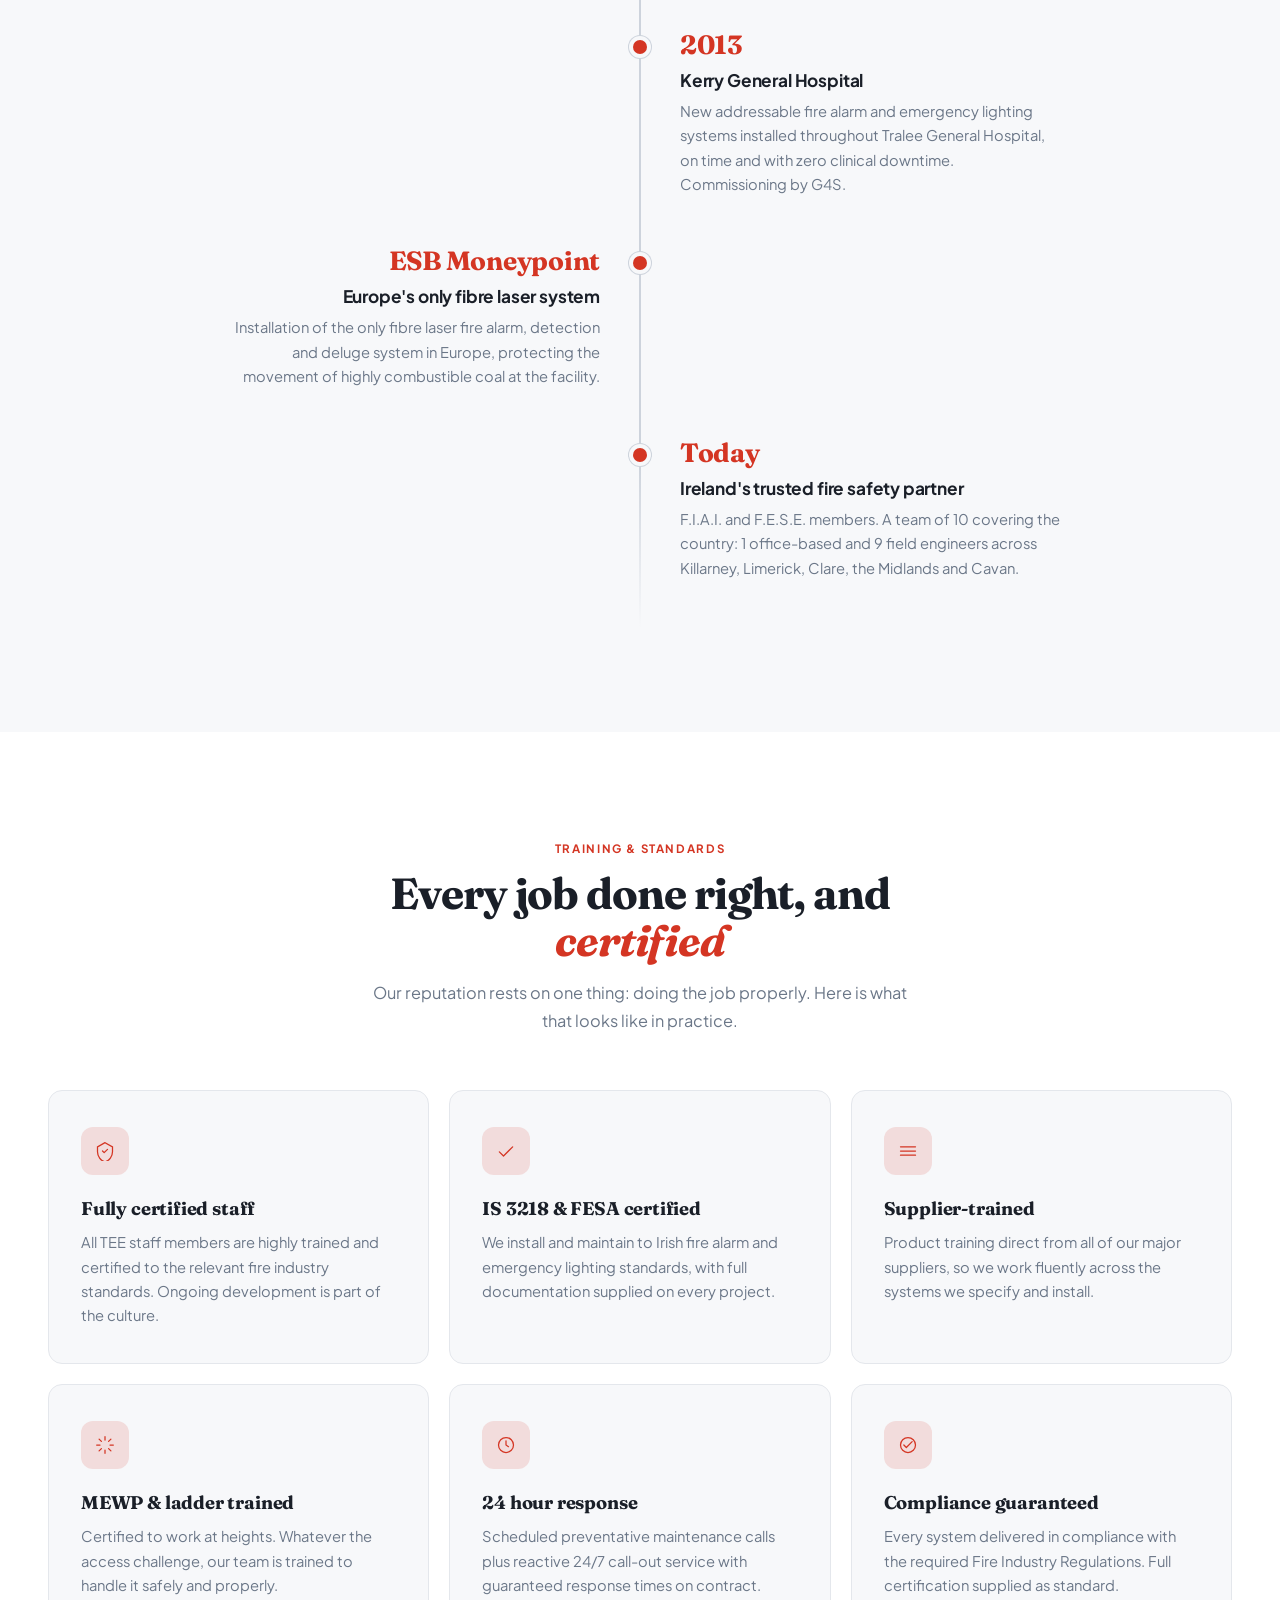
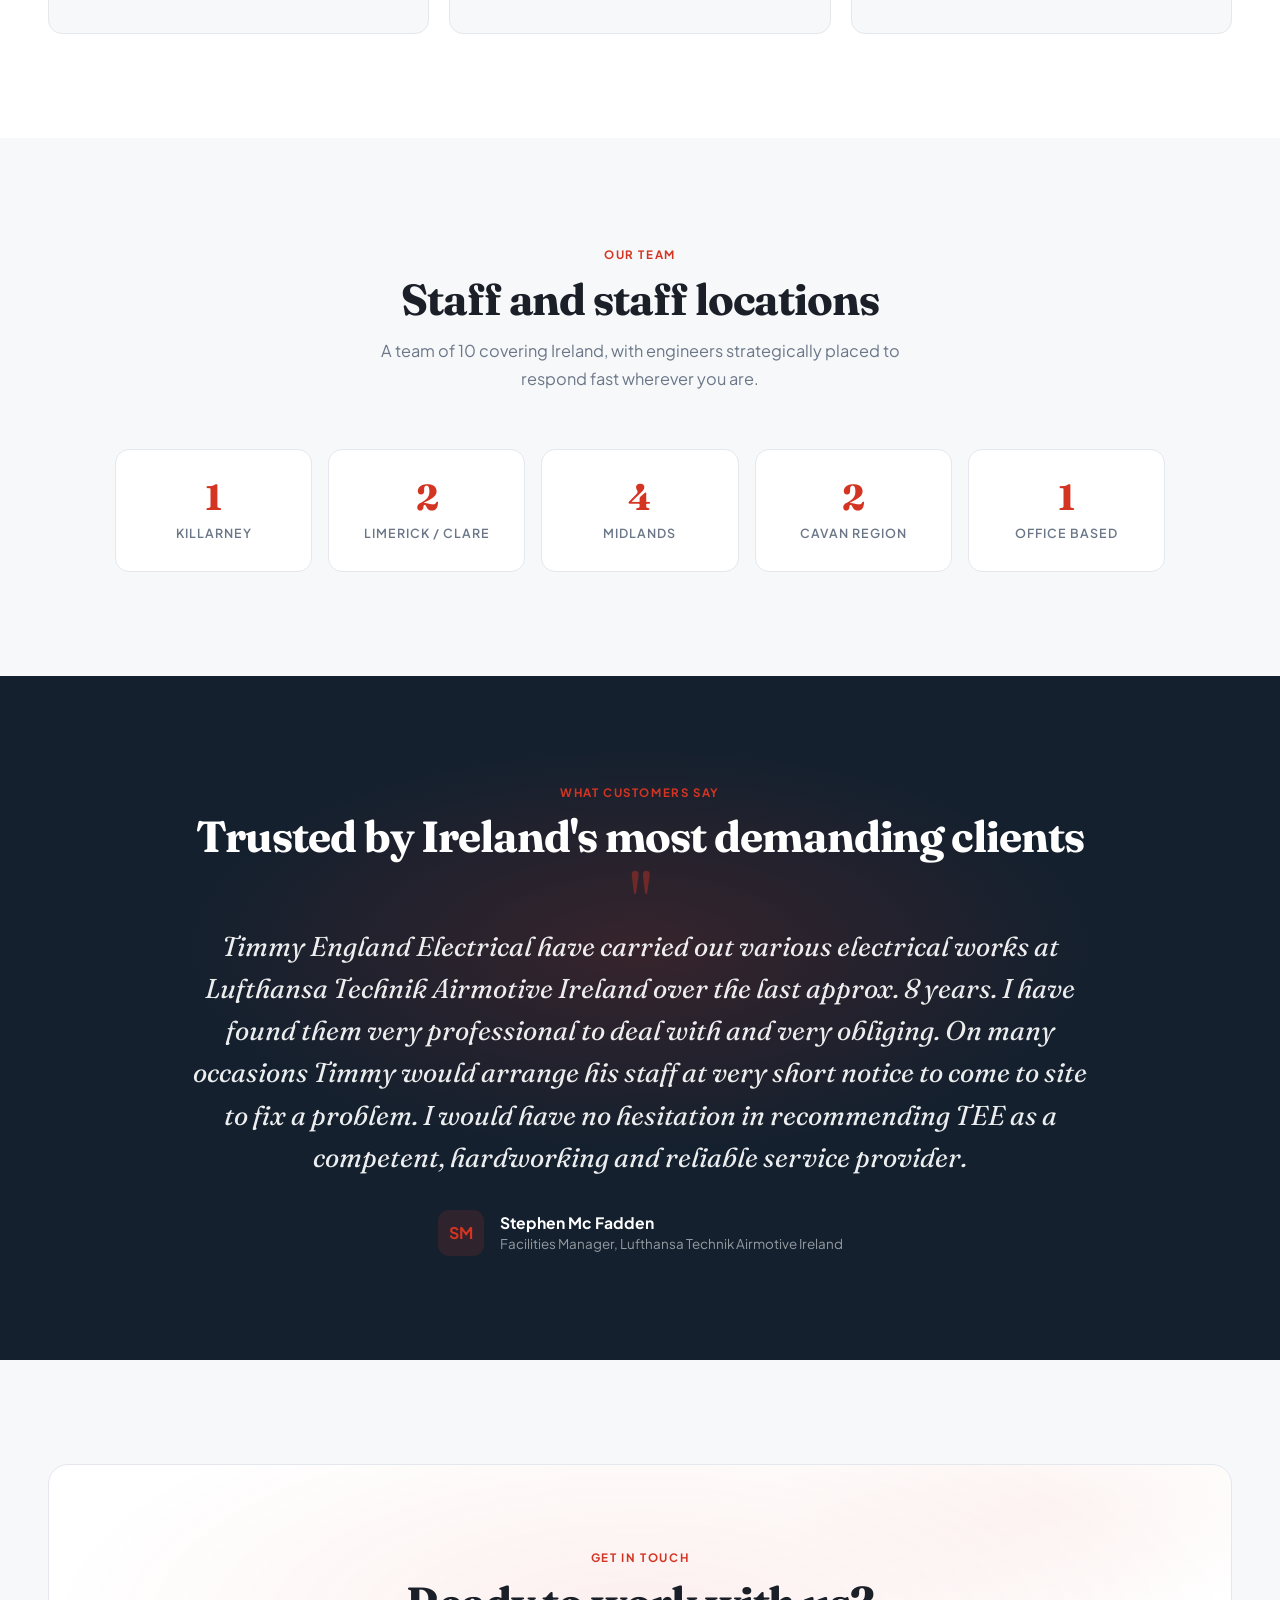
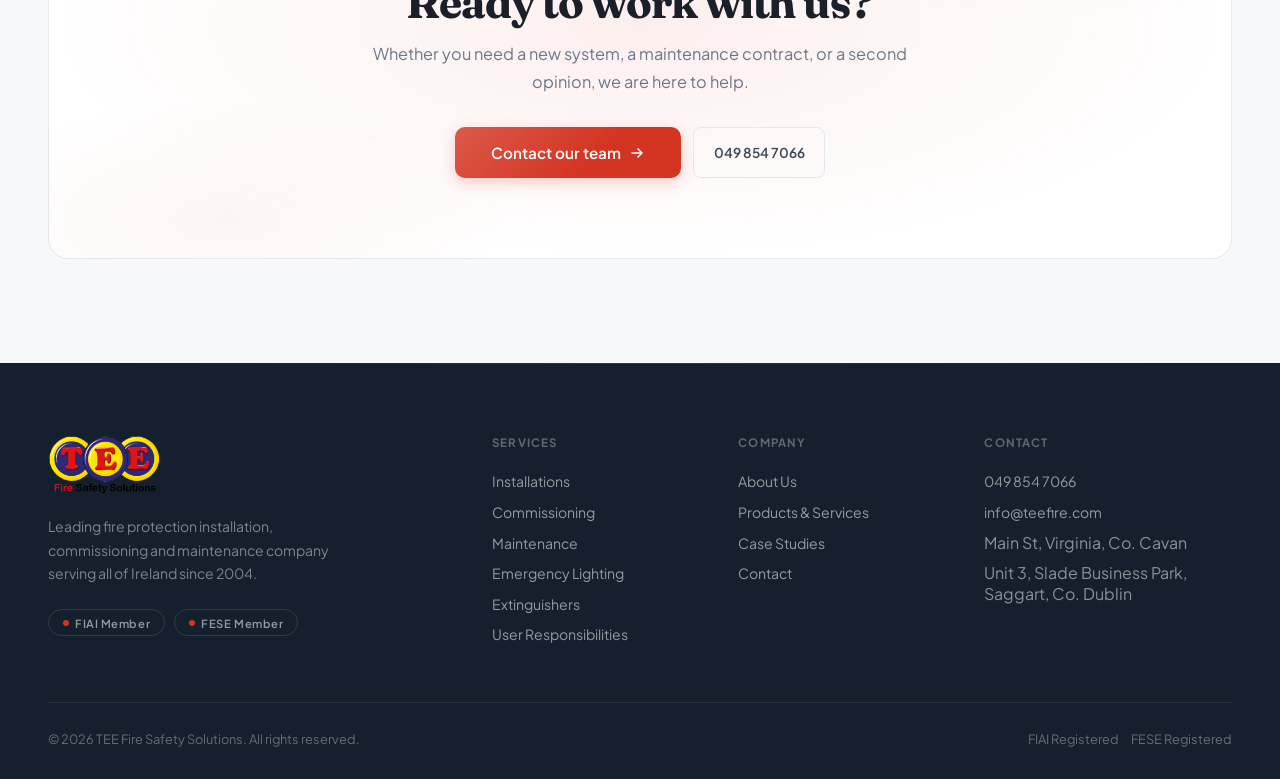
<file: about.html>
<!DOCTYPE html>
<html lang="en">
<head>
<meta charset="UTF-8">
<meta name="viewport" content="width=device-width, initial-scale=1.0">
<title>About TEE Fire Safety Solutions | Two Decades of Fire Safety Expertise</title>
<meta name="description" content="Founded in 2004 by Timmy England, TEE Fire Safety Solutions has grown into one of Ireland's most trusted fire protection specialists. FIAI &amp; FESE registered with 10+ highly trained staff nationwide.">
<meta name="theme-color" content="#14202e">
<link rel="canonical" href="https://teefiresafetysolutions.ie/about.html">
<meta property="og:type" content="website">
<meta property="og:title" content="About TEE Fire Safety Solutions">
<meta property="og:description" content="Two decades of fire safety expertise. Founded 2004 by Timmy England. FIAI &amp; FESE registered.">
<meta property="og:url" content="https://teefiresafetysolutions.ie/about.html">
<meta property="og:image" content="https://teefiresafetysolutions.ie/images/hero-croke-park.jpg">
<link rel="preconnect" href="https://fonts.googleapis.com">
<link rel="preconnect" href="https://fonts.gstatic.com" crossorigin>
<link href="https://fonts.googleapis.com/css2?family=Plus+Jakarta+Sans:wght@300;400;500;600;700;800&family=Fraunces:ital,wght@0,700;1,700&display=swap" rel="stylesheet">
<link rel="stylesheet" href="styles.css">
<script type="application/ld+json">
{
  "@context": "https://schema.org",
  "@type": "AboutPage",
  "url": "https://teefiresafetysolutions.ie/about.html",
  "name": "About TEE Fire Safety Solutions",
  "about": {
    "@type": "Organization",
    "name": "TEE Fire Safety Solutions",
    "foundingDate": "2004",
    "founder": { "@type": "Person", "name": "Timmy England" },
    "description": "Ireland's trusted fire safety contractor delivering installation, commissioning and maintenance services nationwide.",
    "memberOf": [
      { "@type": "Organization", "name": "Fire Industry Association of Ireland" },
      { "@type": "Organization", "name": "Fire Engineering Systems Association" }
    ]
  }
}
</script>
</head>
<body>

<a href="#main" class="skip-link">Skip to main content</a>
<div class="scroll-progress" aria-hidden="true"></div>

<!-- NAV -->
<nav class="site-nav">
  <a href="index.html" class="logo" aria-label="TEE Fire Safety Solutions home">
    <div class="logo-icon"><img src="images/teelogo.png" alt="TEE Fire Safety Solutions"></div>
    <span class="logo-text">TEE Fire Safety Solutions</span>
  </a>
  <ul class="nav-links">
    <li><a href="index.html">Home</a></li>
    <li><a href="about.html" class="active">About</a></li>
    <li><a href="products.html">Products</a></li>
    <li><a href="projects.html">Case Studies</a></li>
    <li><a href="contact.html">Contact</a></li>
  </ul>
  <div class="nav-actions">
    <a href="tel:0498547066" class="nav-phone" aria-label="Call us">
      <svg width="16" height="16" viewBox="0 0 24 24" fill="none"><path d="M22 16.9v3a2 2 0 01-2.2 2 19.8 19.8 0 01-8.6-3.1 19.5 19.5 0 01-6-6 19.8 19.8 0 01-3.1-8.7A2 2 0 014.1 2h3a2 2 0 012 1.7c.1.9.3 1.9.6 2.8a2 2 0 01-.5 2.1L8 9.9a16 16 0 006 6l1.3-1.3a2 2 0 012.1-.5c.9.3 1.9.5 2.8.6a2 2 0 011.8 2z" stroke="currentColor" stroke-width="1.7" stroke-linecap="round" stroke-linejoin="round"/></svg>
      049 854 7066
    </a>
    <a href="contact.html" class="nav-cta">
      <span class="nav-cta-text-full">Request a Quote</span>
      <svg width="14" height="14" viewBox="0 0 16 16" fill="none"><path d="M3 8h10M9 4l4 4-4 4" stroke="currentColor" stroke-width="1.8" stroke-linecap="round" stroke-linejoin="round"/></svg>
    </a>
  </div>
  <button class="nav-toggle" aria-label="Toggle menu" aria-expanded="false">
    <svg width="24" height="24" viewBox="0 0 24 24" fill="none" stroke="currentColor" stroke-width="2" stroke-linecap="round"><path d="M4 6h16M4 12h16M4 18h16"/></svg>
  </button>
</nav>

<main id="main">

<!-- PAGE HERO -->
<section class="page-hero">
  <div class="page-hero-content">
    <div class="breadcrumb">
      <a href="index.html">Home</a>
      <svg width="12" height="12" viewBox="0 0 16 16" fill="none"><path d="M6 4l4 4-4 4" stroke="currentColor" stroke-width="1.5" stroke-linecap="round" stroke-linejoin="round"/></svg>
      <span>About</span>
    </div>
    <p class="section-label centered">About Us</p>
    <h1>Two decades of <em>fire safety</em> expertise</h1>
    <p>Founded in 2004 by Timmy England, TEE Fire Safety Solutions has grown into one of Ireland's most trusted fire protection specialists, serving clients from airports to hospitals nationwide.</p>
  </div>
</section>

<!-- STORY -->
<section class="story">
  <div class="story-inner">
    <div class="story-left" data-reveal>
      <p class="section-label">Our Story</p>
      <h2 class="section-title">From electrical contractor to Ireland's trusted <em>fire safety</em> partner.</h2>
      <div class="story-stats">
        <div class="story-stat-solo">
          <h3>20<span>+</span></h3>
          <p>Years in Business</p>
        </div>
      </div>
    </div>

    <div class="story-body" data-reveal>
      <p class="story-chapter">The Company</p>
      <p><strong>TEE (Timmy England Electrical)</strong> was started in 2004 by Timmy England, primarily as an electrical contracting business. Our main frame of works concentrated on the installation of fire alarm systems for all the major fire alarm companies operating in Ireland at the time.</p>
      <p>Over the years that followed, TEE was involved in some of the largest system installations in the country, including at Kerry General Hospital, Naas General Hospital, Temple Street Hospital, Dublin Airport T1 and T2, and the ESB Money Point facility, which has the only fibre laser fire alarm and detection and deluge system in Europe. This system protects the movement of highly combustible coal from the ship to the stock yard, and subsequently from the stock yard to the interceptor.</p>

      <p class="story-chapter">The Expansion</p>
      <p>In late 2008, we made the decision to expand our efforts and set up TEE Fire Safety Solutions, with the aim of providing a one-stop shop for the client. This enables us to carry out the supply, installation, commissioning and maintenance not only of fire alarm systems, but also of associated systems such as emergency lighting, suppression systems, moisture detection and fire extinguishers.</p>
      <p>From our customers' perspective, this gives a very important comfort factor on any project, large or small. It means the client has one point of contact and all aspects are channelled through that contact.</p>

      <p class="story-chapter">Today</p>
      <p>TEE Fire Safety Solutions has become a leading fire protection installation, commissioning and maintenance company in Ireland. We have continued to grow and develop to meet the needs of our clients, and our reputation for professionalism and quality service is unrivalled in the fire safety and fire protection industry.</p>
      <p>This has ensured that TEE Fire Safety Solutions are the fire protection and safety installation contractor of choice. <strong>Our aim is to provide a top quality service to each customer with a competitive price, and in compliance with the required Fire Industry Regulations.</strong></p>
      <p>We are proud members of both the <strong>F.I.A.I.</strong> (Fire Industry Association of Ireland) and <strong>F.E.S.E.</strong> (Fire Engineering Systems Association).</p>
    </div>
  </div>
</section>

<!-- TIMELINE -->
<section class="timeline-section">
  <div class="timeline-inner">
    <div class="timeline-header" data-reveal>
      <p class="section-label">Our Journey</p>
      <h2 class="section-title">Two decades, <em>one mission</em></h2>
      <p class="section-desc">The milestones that shaped TEE into the fire safety partner Ireland trusts today.</p>
    </div>

    <div class="timeline" data-stagger>
      <div class="tl-item">
        <p class="tl-year">2004</p>
        <p class="tl-title">TEE is founded</p>
        <p class="tl-desc">Timmy England starts Timmy England Electrical, focusing on the installation of fire alarm systems for major fire alarm companies in Ireland.</p>
      </div>
      <div class="tl-item">
        <p class="tl-year">2008</p>
        <p class="tl-title">Dublin Airport T1X</p>
        <p class="tl-desc">Installation of a new addressable fire alarm system across Dublin Airport, cementing capability on live-environment projects.</p>
      </div>
      <div class="tl-item">
        <p class="tl-year">Late 2008</p>
        <p class="tl-title">TEE Fire Safety Solutions launched</p>
        <p class="tl-desc">Expansion into a one-stop shop: supply, installation, commissioning and maintenance across fire alarms, emergency lighting, suppression, moisture detection and extinguishers.</p>
      </div>
      <div class="tl-item">
        <p class="tl-year">2010</p>
        <p class="tl-title">Temple Street &amp; Airmotive</p>
        <p class="tl-desc">Addressable fire alarm installations completed at Temple Street Hospital and Lufthansa Technik Airmotive, both delivered in live environments without downtime.</p>
      </div>
      <div class="tl-item">
        <p class="tl-year">2011</p>
        <p class="tl-title">Croke Park</p>
        <p class="tl-desc">New fire detection system installed in Croke Park in a live stadium environment, with zero downtime to match-day operations.</p>
      </div>
      <div class="tl-item">
        <p class="tl-year">2013</p>
        <p class="tl-title">Kerry General Hospital</p>
        <p class="tl-desc">New addressable fire alarm and emergency lighting systems installed throughout Tralee General Hospital, on time and with zero clinical downtime. Commissioning by G4S.</p>
      </div>
      <div class="tl-item">
        <p class="tl-year">ESB Moneypoint</p>
        <p class="tl-title">Europe's only fibre laser system</p>
        <p class="tl-desc">Installation of the only fibre laser fire alarm, detection and deluge system in Europe, protecting the movement of highly combustible coal at the facility.</p>
      </div>
      <div class="tl-item">
        <p class="tl-year">Today</p>
        <p class="tl-title">Ireland's trusted fire safety partner</p>
        <p class="tl-desc">F.I.A.I. and F.E.S.E. members. A team of 10 covering the country: 1 office-based and 9 field engineers across Killarney, Limerick, Clare, the Midlands and Cavan.</p>
      </div>
    </div>
  </div>
</section>

<!-- VALUES -->
<section class="values">
  <div class="values-header" data-reveal>
    <p class="section-label">Training &amp; Standards</p>
    <h2 class="section-title">Every job done right, and <em>certified</em></h2>
    <p class="section-desc">Our reputation rests on one thing: doing the job properly. Here is what that looks like in practice.</p>
  </div>

  <div class="values-grid" data-stagger>
    <div class="value-card">
      <div class="value-icon">
        <svg width="20" height="20" viewBox="0 0 24 24" fill="none"><path d="M12 2L3 7v6c0 5.5 3.8 10.7 9 12 5.2-1.3 9-6.5 9-12V7l-9-5z" stroke="currentColor" stroke-width="1.5"/><path d="M9 12l2 2 4-4" stroke="currentColor" stroke-width="1.5" stroke-linecap="round" stroke-linejoin="round"/></svg>
      </div>
      <h3>Fully certified staff</h3>
      <p>All TEE staff members are highly trained and certified to the relevant fire industry standards. Ongoing development is part of the culture.</p>
    </div>
    <div class="value-card">
      <div class="value-icon">
        <svg width="20" height="20" viewBox="0 0 24 24" fill="none"><path d="M20 7L9 18l-5-5" stroke="currentColor" stroke-width="1.5" stroke-linecap="round" stroke-linejoin="round"/></svg>
      </div>
      <h3>IS 3218 &amp; FESA certified</h3>
      <p>We install and maintain to Irish fire alarm and emergency lighting standards, with full documentation supplied on every project.</p>
    </div>
    <div class="value-card">
      <div class="value-icon">
        <svg width="20" height="20" viewBox="0 0 24 24" fill="none"><path d="M3 7h18M3 12h18M3 17h18" stroke="currentColor" stroke-width="1.5" stroke-linecap="round"/></svg>
      </div>
      <h3>Supplier-trained</h3>
      <p>Product training direct from all of our major suppliers, so we work fluently across the systems we specify and install.</p>
    </div>
    <div class="value-card">
      <div class="value-icon">
        <svg width="20" height="20" viewBox="0 0 24 24" fill="none"><path d="M12 2v4M12 18v4M2 12h4M18 12h4M4.9 4.9l2.8 2.8M16.3 16.3l2.8 2.8M4.9 19.1l2.8-2.8M16.3 7.7l2.8-2.8" stroke="currentColor" stroke-width="1.5" stroke-linecap="round"/></svg>
      </div>
      <h3>MEWP &amp; ladder trained</h3>
      <p>Certified to work at heights. Whatever the access challenge, our team is trained to handle it safely and properly.</p>
    </div>
    <div class="value-card">
      <div class="value-icon">
        <svg width="20" height="20" viewBox="0 0 24 24" fill="none"><circle cx="12" cy="12" r="9" stroke="currentColor" stroke-width="1.5"/><path d="M12 7v5l3 2" stroke="currentColor" stroke-width="1.5" stroke-linecap="round"/></svg>
      </div>
      <h3>24 hour response</h3>
      <p>Scheduled preventative maintenance calls plus reactive 24/7 call-out service with guaranteed response times on contract.</p>
    </div>
    <div class="value-card">
      <div class="value-icon">
        <svg width="20" height="20" viewBox="0 0 24 24" fill="none"><path d="M7 12l3 3 7-7" stroke="currentColor" stroke-width="1.5" stroke-linecap="round" stroke-linejoin="round"/><circle cx="12" cy="12" r="9" stroke="currentColor" stroke-width="1.5"/></svg>
      </div>
      <h3>Compliance guaranteed</h3>
      <p>Every system delivered in compliance with the required Fire Industry Regulations. Full certification supplied as standard.</p>
    </div>
  </div>
</section>

<!-- TEAM -->
<section class="team">
  <div class="team-inner">
    <div class="team-header" data-reveal>
      <p class="section-label">Our Team</p>
      <h2 class="section-title">Staff and staff locations</h2>
      <p class="section-desc">A team of 10 covering Ireland, with engineers strategically placed to respond fast wherever you are.</p>
    </div>

    <div class="team-grid" data-stagger>
      <div class="team-cell">
        <h3>1</h3>
        <p>Killarney</p>
      </div>
      <div class="team-cell">
        <h3>2</h3>
        <p>Limerick / Clare</p>
      </div>
      <div class="team-cell">
        <h3>4</h3>
        <p>Midlands</p>
      </div>
      <div class="team-cell">
        <h3>2</h3>
        <p>Cavan Region</p>
      </div>
      <div class="team-cell">
        <h3>1</h3>
        <p>Office Based</p>
      </div>
    </div>
  </div>
</section>

<!-- TESTIMONIAL HERO -->
<section class="testimonial-hero">
  <div class="th-inner" data-reveal>
    <div class="th-header">
      <p class="section-label">What Customers Say</p>
      <h2 class="section-title">Trusted by Ireland's most demanding clients</h2>
    </div>

    <div class="th-quote">"</div>
    <p class="th-text">Timmy England Electrical have carried out various electrical works at Lufthansa Technik Airmotive Ireland over the last approx. 8 years. I have found them very professional to deal with and very obliging. On many occasions Timmy would arrange his staff at very short notice to come to site to fix a problem. I would have no hesitation in recommending TEE as a competent, hardworking and reliable service provider.</p>

    <div class="th-author">
      <div class="th-avatar">SM</div>
      <div class="th-author-text">
        <strong>Stephen Mc Fadden</strong>
        <small>Facilities Manager, Lufthansa Technik Airmotive Ireland</small>
      </div>
    </div>
  </div>
</section>

<!-- CTA -->
<section class="cta-section alt">
  <div class="cta-inner">
    <div class="cta-banner" data-reveal>
      <p class="section-label">Get in Touch</p>
      <h2 class="section-title">Ready to work with us?</h2>
      <p class="section-desc">Whether you need a new system, a maintenance contract, or a second opinion, we are here to help.</p>
      <div class="cta-banner-actions">
        <a href="contact.html" class="btn-primary">
          Contact our team
          <svg width="16" height="16" viewBox="0 0 16 16" fill="none"><path d="M3 8h10M9 4l4 4-4 4" stroke="currentColor" stroke-width="1.5" stroke-linecap="round" stroke-linejoin="round"/></svg>
        </a>
        <a href="tel:0498547066" class="btn-ghost">049 854 7066</a>
      </div>
    </div>
  </div>
</section>

</main>

<!-- FOOTER -->
<footer>
  <div class="footer-inner">
    <div class="footer-brand">
      <a href="index.html" class="logo">
        <div class="logo-icon"><img src="images/teelogo.png" alt="TEE Fire Safety Solutions"></div>
        <span class="logo-text">Safety Solutions</span>
      </a>
      <p>Leading fire protection installation, commissioning and maintenance company serving all of Ireland since 2004.</p>
      <div class="footer-badges">
        <span class="footer-badge">FIAI Member</span>
        <span class="footer-badge">FESE Member</span>
      </div>
    </div>
    <div class="footer-col">
      <h4>Services</h4>
      <ul>
        <li><a href="products.html#installations">Installations</a></li>
        <li><a href="products.html#commissioning">Commissioning</a></li>
        <li><a href="products.html#maintenance">Maintenance</a></li>
        <li><a href="products.html#emergency-lighting">Emergency Lighting</a></li>
        <li><a href="products.html#extinguishers">Extinguishers</a></li>
        <li><a href="products.html#responsibilities">User Responsibilities</a></li>
      </ul>
    </div>
    <div class="footer-col">
      <h4>Company</h4>
      <ul>
        <li><a href="about.html">About Us</a></li>
        <li><a href="products.html">Products &amp; Services</a></li>
        <li><a href="projects.html">Case Studies</a></li>
        <li><a href="contact.html">Contact</a></li>
      </ul>
    </div>
    <div class="footer-col">
      <h4>Contact</h4>
      <ul>
        <li><a href="tel:0498547066">049 854 7066</a></li>
        <li><a href="mailto:info@teefire.com">info@teefire.com</a></li>
        <li>Main St, Virginia, Co. Cavan</li>
        <li>Unit 3, Slade Business Park, Saggart, Co. Dublin</li>
      </ul>
    </div>
  </div>
  <div class="footer-bottom">
    <span>&copy; <span data-year>2026</span> TEE Fire Safety Solutions. All rights reserved.</span>
    <div class="memberships">
      <span>FIAI Registered</span>
      <span>FESE Registered</span>
    </div>
  </div>
</footer>

<script src="main.js" defer></script>
</body>
</html>
</file>
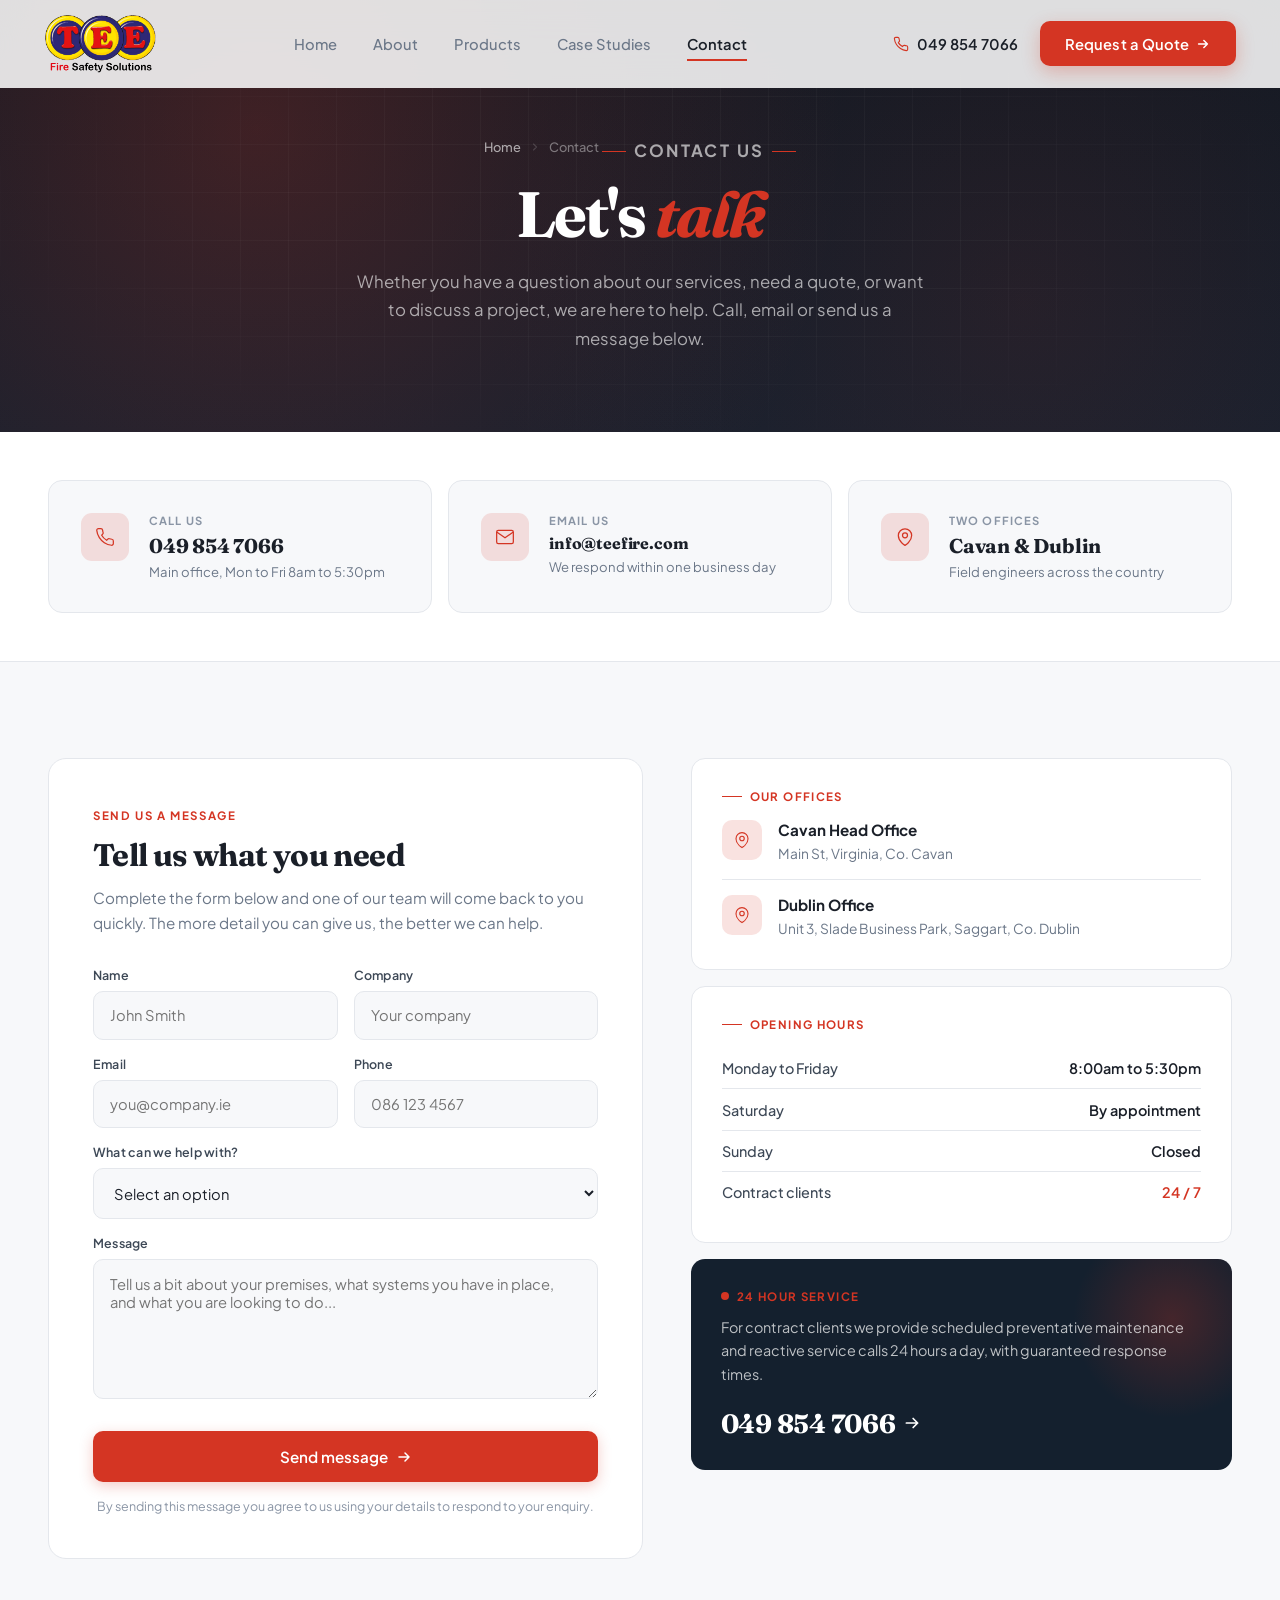
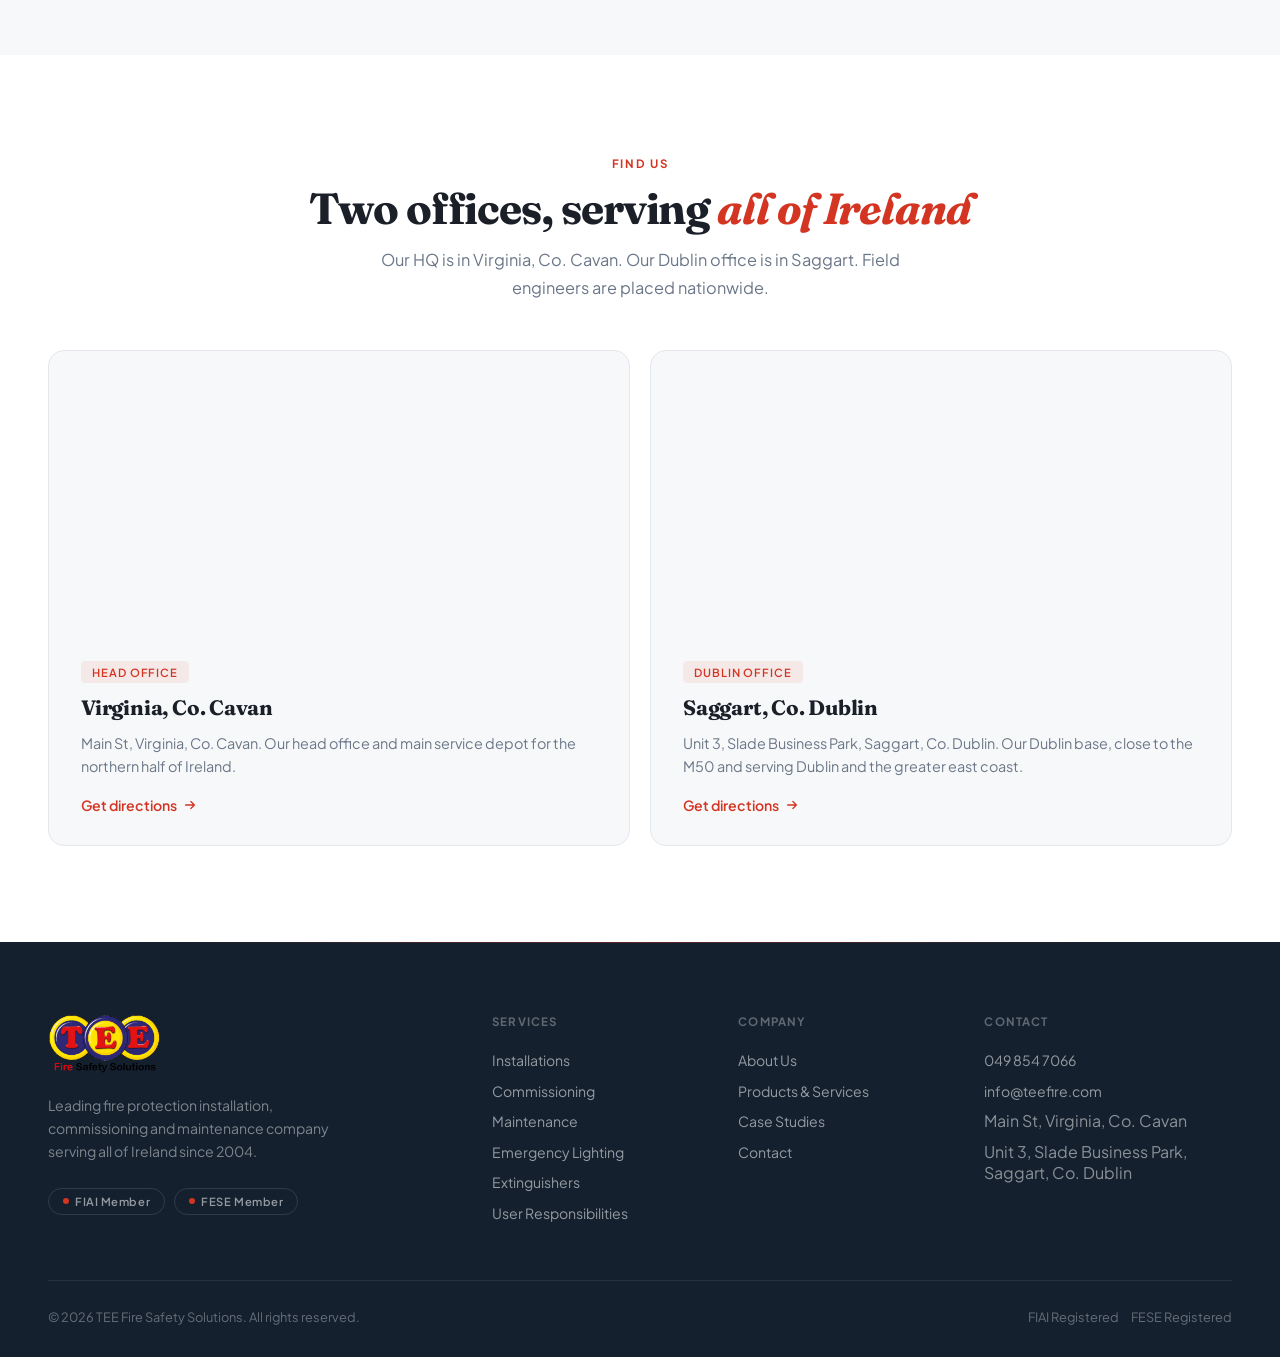
<file: contact.html>
<!DOCTYPE html>
<html lang="en">
<head>
<meta charset="UTF-8">
<meta name="viewport" content="width=device-width, initial-scale=1.0">
<title>Contact TEE Fire Safety Solutions | 049 854 7066</title>
<meta name="description" content="Get in touch with TEE Fire Safety Solutions. Call 049 854 7066 or email info@teefire.com. Offices in Virginia, Co. Cavan and Saggart, Co. Dublin.">
<meta name="theme-color" content="#14202e">
<link rel="canonical" href="https://teefiresafetysolutions.ie/contact.html">
<meta property="og:type" content="website">
<meta property="og:title" content="Contact TEE Fire Safety Solutions">
<meta property="og:description" content="Call 049 854 7066 or email info@teefire.com. Serving all of Ireland from offices in Cavan and Dublin.">
<meta property="og:url" content="https://teefiresafetysolutions.ie/contact.html">
<meta property="og:image" content="https://teefiresafetysolutions.ie/images/hero-dublin-airport.jpg">
<link rel="preconnect" href="https://fonts.googleapis.com">
<link rel="preconnect" href="https://fonts.gstatic.com" crossorigin>
<link href="https://fonts.googleapis.com/css2?family=Plus+Jakarta+Sans:wght@300;400;500;600;700;800&family=Fraunces:ital,wght@0,700;1,700&display=swap" rel="stylesheet">
<link rel="stylesheet" href="styles.css">
<script type="application/ld+json">
{
  "@context": "https://schema.org",
  "@type": "LocalBusiness",
  "name": "TEE Fire Safety Solutions",
  "url": "https://teefiresafetysolutions.ie/",
  "telephone": "+353-49-854-7066",
  "email": "info@teefire.com",
  "address": [
    { "@type": "PostalAddress", "streetAddress": "Main St", "addressLocality": "Virginia", "addressRegion": "Co. Cavan", "addressCountry": "IE" },
    { "@type": "PostalAddress", "streetAddress": "Unit 3 Slade Business Park", "addressLocality": "Saggart", "addressRegion": "Co. Dublin", "addressCountry": "IE" }
  ],
  "openingHours": "Mo-Fr 08:00-17:30",
  "areaServed": "Ireland"
}
</script>
</head>
<body>

<a href="#main" class="skip-link">Skip to main content</a>
<div class="scroll-progress" aria-hidden="true"></div>

<!-- NAV -->
<nav class="site-nav">
  <a href="index.html" class="logo" aria-label="TEE Fire Safety Solutions home">
    <div class="logo-icon"><img src="images/teelogo.png" alt="TEE Fire Safety Solutions"></div>
    <span class="logo-text">TEE Fire Safety Solutions</span>
  </a>
  <ul class="nav-links">
    <li><a href="index.html">Home</a></li>
    <li><a href="about.html">About</a></li>
    <li><a href="products.html">Products</a></li>
    <li><a href="projects.html">Case Studies</a></li>
    <li><a href="contact.html" class="active">Contact</a></li>
  </ul>
  <div class="nav-actions">
    <a href="tel:0498547066" class="nav-phone" aria-label="Call us">
      <svg width="16" height="16" viewBox="0 0 24 24" fill="none"><path d="M22 16.9v3a2 2 0 01-2.2 2 19.8 19.8 0 01-8.6-3.1 19.5 19.5 0 01-6-6 19.8 19.8 0 01-3.1-8.7A2 2 0 014.1 2h3a2 2 0 012 1.7c.1.9.3 1.9.6 2.8a2 2 0 01-.5 2.1L8 9.9a16 16 0 006 6l1.3-1.3a2 2 0 012.1-.5c.9.3 1.9.5 2.8.6a2 2 0 011.8 2z" stroke="currentColor" stroke-width="1.7" stroke-linecap="round" stroke-linejoin="round"/></svg>
      049 854 7066
    </a>
    <a href="contact.html" class="nav-cta">
      <span class="nav-cta-text-full">Request a Quote</span>
      <svg width="14" height="14" viewBox="0 0 16 16" fill="none"><path d="M3 8h10M9 4l4 4-4 4" stroke="currentColor" stroke-width="1.8" stroke-linecap="round" stroke-linejoin="round"/></svg>
    </a>
  </div>
  <button class="nav-toggle" aria-label="Toggle menu" aria-expanded="false">
    <svg width="24" height="24" viewBox="0 0 24 24" fill="none" stroke="currentColor" stroke-width="2" stroke-linecap="round"><path d="M4 6h16M4 12h16M4 18h16"/></svg>
  </button>
</nav>

<main id="main">

<!-- PAGE HERO -->
<section class="page-hero">
  <div class="page-hero-content">
    <div class="breadcrumb">
      <a href="index.html">Home</a>
      <svg width="12" height="12" viewBox="0 0 16 16" fill="none"><path d="M6 4l4 4-4 4" stroke="currentColor" stroke-width="1.5" stroke-linecap="round" stroke-linejoin="round"/></svg>
      <span>Contact</span>
    </div>
    <p class="section-label centered">Contact Us</p>
    <h1>Let's <em>talk</em></h1>
    <p>Whether you have a question about our services, need a quote, or want to discuss a project, we are here to help. Call, email or send us a message below.</p>
  </div>
</section>

<!-- QUICK CONTACT BAR -->
<section class="quick-bar">
  <div class="quick-inner">
    <a href="tel:0498547066" class="quick-card" data-reveal>
      <div class="quick-icon">
        <svg width="20" height="20" viewBox="0 0 24 24" fill="none"><path d="M22 16.9v3a2 2 0 01-2.2 2 19.8 19.8 0 01-8.6-3.1 19.5 19.5 0 01-6-6 19.8 19.8 0 01-3.1-8.7A2 2 0 014.1 2h3a2 2 0 012 1.7c.1.9.3 1.9.6 2.8a2 2 0 01-.5 2.1L8 9.9a16 16 0 006 6l1.3-1.3a2 2 0 012.1-.5c.9.3 1.9.5 2.8.6a2 2 0 011.8 2z" stroke="currentColor" stroke-width="1.5" stroke-linecap="round" stroke-linejoin="round"/></svg>
      </div>
      <div class="quick-body">
        <p class="quick-label">Call us</p>
        <span class="quick-value">049 854 7066</span>
        <p class="quick-sub">Main office, Mon to Fri 8am to 5:30pm</p>
      </div>
    </a>

    <a href="mailto:info@teefire.com" class="quick-card" data-reveal>
      <div class="quick-icon">
        <svg width="20" height="20" viewBox="0 0 24 24" fill="none"><path d="M4 4h16c1.1 0 2 .9 2 2v12c0 1.1-.9 2-2 2H4c-1.1 0-2-.9-2-2V6c0-1.1.9-2 2-2z" stroke="currentColor" stroke-width="1.5"/><path d="M22 6l-10 7L2 6" stroke="currentColor" stroke-width="1.5"/></svg>
      </div>
      <div class="quick-body">
        <p class="quick-label">Email us</p>
        <span class="quick-value" style="font-size: 1rem; word-break: break-all;">info@teefire.com</span>
        <p class="quick-sub">We respond within one business day</p>
      </div>
    </a>

    <a href="#offices" class="quick-card" data-reveal>
      <div class="quick-icon">
        <svg width="20" height="20" viewBox="0 0 24 24" fill="none"><path d="M12 22s-8-4.5-8-11.8A8 8 0 0120 10.2c0 7.3-8 11.8-8 11.8z" stroke="currentColor" stroke-width="1.5"/><circle cx="12" cy="10" r="3" stroke="currentColor" stroke-width="1.5"/></svg>
      </div>
      <div class="quick-body">
        <p class="quick-label">Two offices</p>
        <span class="quick-value">Cavan &amp; Dublin</span>
        <p class="quick-sub">Field engineers across the country</p>
      </div>
    </a>
  </div>
</section>

<!-- CONTACT MAIN -->
<section class="contact-main">
  <div class="contact-inner">
    <!-- FORM -->
    <div class="form-card" data-reveal>
      <p class="section-label">Send us a Message</p>
      <h2 class="form-title">Tell us what you need</h2>
      <p class="form-sub">Complete the form below and one of our team will come back to you quickly. The more detail you can give us, the better we can help.</p>

      <!-- TODO: Replace [FORM-ID] with your actual Formspree form ID -->
      <form action="https://formspree.io/f/[FORM-ID]" method="POST">
        <div class="form-row">
          <div class="form-group">
            <label for="name" class="form-label">Name</label>
            <input type="text" id="name" name="name" class="form-input" placeholder="John Smith" required>
          </div>
          <div class="form-group">
            <label for="company" class="form-label">Company</label>
            <input type="text" id="company" name="company" class="form-input" placeholder="Your company">
          </div>
        </div>

        <div class="form-row">
          <div class="form-group">
            <label for="email" class="form-label">Email</label>
            <input type="email" id="email" name="email" class="form-input" placeholder="you@company.ie" required>
          </div>
          <div class="form-group">
            <label for="phone" class="form-label">Phone</label>
            <input type="tel" id="phone" name="phone" class="form-input" placeholder="086 123 4567">
          </div>
        </div>

        <div class="form-group">
          <label for="enquiry-type" class="form-label">What can we help with?</label>
          <select id="enquiry-type" name="enquiry-type" class="form-select">
            <option value="">Select an option</option>
            <option value="installation">New installation</option>
            <option value="commissioning">Commissioning</option>
            <option value="maintenance">Maintenance contract</option>
            <option value="emergency-lighting">Emergency lighting</option>
            <option value="extinguishers">Fire extinguishers</option>
            <option value="other">Something else</option>
          </select>
        </div>

        <div class="form-group">
          <label for="message" class="form-label">Message</label>
          <textarea id="message" name="message" class="form-textarea" placeholder="Tell us a bit about your premises, what systems you have in place, and what you are looking to do..." required></textarea>
        </div>

        <button type="submit" class="form-submit">
          Send message
          <svg width="16" height="16" viewBox="0 0 16 16" fill="none"><path d="M3 8h10M9 4l4 4-4 4" stroke="currentColor" stroke-width="1.5" stroke-linecap="round" stroke-linejoin="round"/></svg>
        </button>

        <p class="form-note">By sending this message you agree to us using your details to respond to your enquiry.</p>
      </form>
    </div>

    <!-- INFO STACK -->
    <div class="info-stack">
      <div class="info-card" id="offices" data-reveal>
        <h3>Our Offices</h3>

        <div class="office-row">
          <div class="office-icon">
            <svg width="18" height="18" viewBox="0 0 24 24" fill="none"><path d="M12 22s-8-4.5-8-11.8A8 8 0 0120 10.2c0 7.3-8 11.8-8 11.8z" stroke="currentColor" stroke-width="1.5"/><circle cx="12" cy="10" r="3" stroke="currentColor" stroke-width="1.5"/></svg>
          </div>
          <div class="office-text">
            <strong>Cavan Head Office</strong>
            <p>Main St, Virginia, Co. Cavan</p>
          </div>
        </div>

        <div class="office-row">
          <div class="office-icon">
            <svg width="18" height="18" viewBox="0 0 24 24" fill="none"><path d="M12 22s-8-4.5-8-11.8A8 8 0 0120 10.2c0 7.3-8 11.8-8 11.8z" stroke="currentColor" stroke-width="1.5"/><circle cx="12" cy="10" r="3" stroke="currentColor" stroke-width="1.5"/></svg>
          </div>
          <div class="office-text">
            <strong>Dublin Office</strong>
            <p>Unit 3, Slade Business Park, Saggart, Co. Dublin</p>
          </div>
        </div>
      </div>

      <div class="info-card" data-reveal>
        <h3>Opening Hours</h3>
        <ul class="hours-list">
          <li><span>Monday to Friday</span><span>8:00am to 5:30pm</span></li>
          <li><span>Saturday</span><span>By appointment</span></li>
          <li><span>Sunday</span><span>Closed</span></li>
          <li class="highlight"><span>Contract clients</span><span>24 / 7</span></li>
        </ul>
      </div>

      <div class="emergency-card" data-reveal>
        <h3>24 hour service</h3>
        <p>For contract clients we provide scheduled preventative maintenance and reactive service calls 24 hours a day, with guaranteed response times.</p>
        <a href="tel:0498547066" class="emergency-number">
          049 854 7066
          <svg width="18" height="18" viewBox="0 0 16 16" fill="none"><path d="M3 8h10M9 4l4 4-4 4" stroke="currentColor" stroke-width="1.5" stroke-linecap="round" stroke-linejoin="round"/></svg>
        </a>
      </div>
    </div>
  </div>
</section>

<!-- MAP SECTION -->
<section class="map-section">
  <div class="map-inner">
    <div class="map-header" data-reveal>
      <p class="section-label">Find Us</p>
      <h2 class="section-title">Two offices, serving <em>all of Ireland</em></h2>
      <p class="section-desc" style="margin: 0.75rem auto 0;">Our HQ is in Virginia, Co. Cavan. Our Dublin office is in Saggart. Field engineers are placed nationwide.</p>
    </div>

    <div class="map-grid">
      <div class="map-card" data-reveal>
        <iframe class="map-embed" src="https://www.google.com/maps?q=Virginia+Co+Cavan+Ireland&output=embed" loading="lazy" referrerpolicy="no-referrer-when-downgrade" title="Cavan office location"></iframe>
        <div class="map-body">
          <span class="map-tag">Head Office</span>
          <h4>Virginia, Co. Cavan</h4>
          <p>Main St, Virginia, Co. Cavan. Our head office and main service depot for the northern half of Ireland.</p>
          <a href="https://www.google.com/maps/search/?api=1&query=Virginia+Co+Cavan+Ireland" target="_blank" rel="noopener" class="map-link">
            Get directions
            <svg width="14" height="14" viewBox="0 0 16 16" fill="none"><path d="M3 8h10M9 4l4 4-4 4" stroke="currentColor" stroke-width="1.5" stroke-linecap="round" stroke-linejoin="round"/></svg>
          </a>
        </div>
      </div>

      <div class="map-card" data-reveal>
        <iframe class="map-embed" src="https://www.google.com/maps?q=Slade+Business+Park+Saggart+Dublin&output=embed" loading="lazy" referrerpolicy="no-referrer-when-downgrade" title="Dublin office location"></iframe>
        <div class="map-body">
          <span class="map-tag">Dublin Office</span>
          <h4>Saggart, Co. Dublin</h4>
          <p>Unit 3, Slade Business Park, Saggart, Co. Dublin. Our Dublin base, close to the M50 and serving Dublin and the greater east coast.</p>
          <a href="https://www.google.com/maps/search/?api=1&query=Slade+Business+Park+Saggart+Dublin" target="_blank" rel="noopener" class="map-link">
            Get directions
            <svg width="14" height="14" viewBox="0 0 16 16" fill="none"><path d="M3 8h10M9 4l4 4-4 4" stroke="currentColor" stroke-width="1.5" stroke-linecap="round" stroke-linejoin="round"/></svg>
          </a>
        </div>
      </div>
    </div>
  </div>
</section>

</main>

<!-- FOOTER -->
<footer>
  <div class="footer-inner">
    <div class="footer-brand">
      <a href="index.html" class="logo">
        <div class="logo-icon"><img src="images/teelogo.png" alt="TEE Fire Safety Solutions"></div>
        <span class="logo-text">Safety Solutions</span>
      </a>
      <p>Leading fire protection installation, commissioning and maintenance company serving all of Ireland since 2004.</p>
      <div class="footer-badges">
        <span class="footer-badge">FIAI Member</span>
        <span class="footer-badge">FESE Member</span>
      </div>
    </div>
    <div class="footer-col">
      <h4>Services</h4>
      <ul>
        <li><a href="products.html#installations">Installations</a></li>
        <li><a href="products.html#commissioning">Commissioning</a></li>
        <li><a href="products.html#maintenance">Maintenance</a></li>
        <li><a href="products.html#emergency-lighting">Emergency Lighting</a></li>
        <li><a href="products.html#extinguishers">Extinguishers</a></li>
        <li><a href="products.html#responsibilities">User Responsibilities</a></li>
      </ul>
    </div>
    <div class="footer-col">
      <h4>Company</h4>
      <ul>
        <li><a href="about.html">About Us</a></li>
        <li><a href="products.html">Products &amp; Services</a></li>
        <li><a href="projects.html">Case Studies</a></li>
        <li><a href="contact.html">Contact</a></li>
      </ul>
    </div>
    <div class="footer-col">
      <h4>Contact</h4>
      <ul>
        <li><a href="tel:0498547066">049 854 7066</a></li>
        <li><a href="mailto:info@teefire.com">info@teefire.com</a></li>
        <li>Main St, Virginia, Co. Cavan</li>
        <li>Unit 3, Slade Business Park, Saggart, Co. Dublin</li>
      </ul>
    </div>
  </div>
  <div class="footer-bottom">
    <span>&copy; <span data-year>2026</span> TEE Fire Safety Solutions. All rights reserved.</span>
    <div class="memberships">
      <span>FIAI Registered</span>
      <span>FESE Registered</span>
    </div>
  </div>
</footer>

<script src="main.js" defer></script>
</body>
</html>
</file>
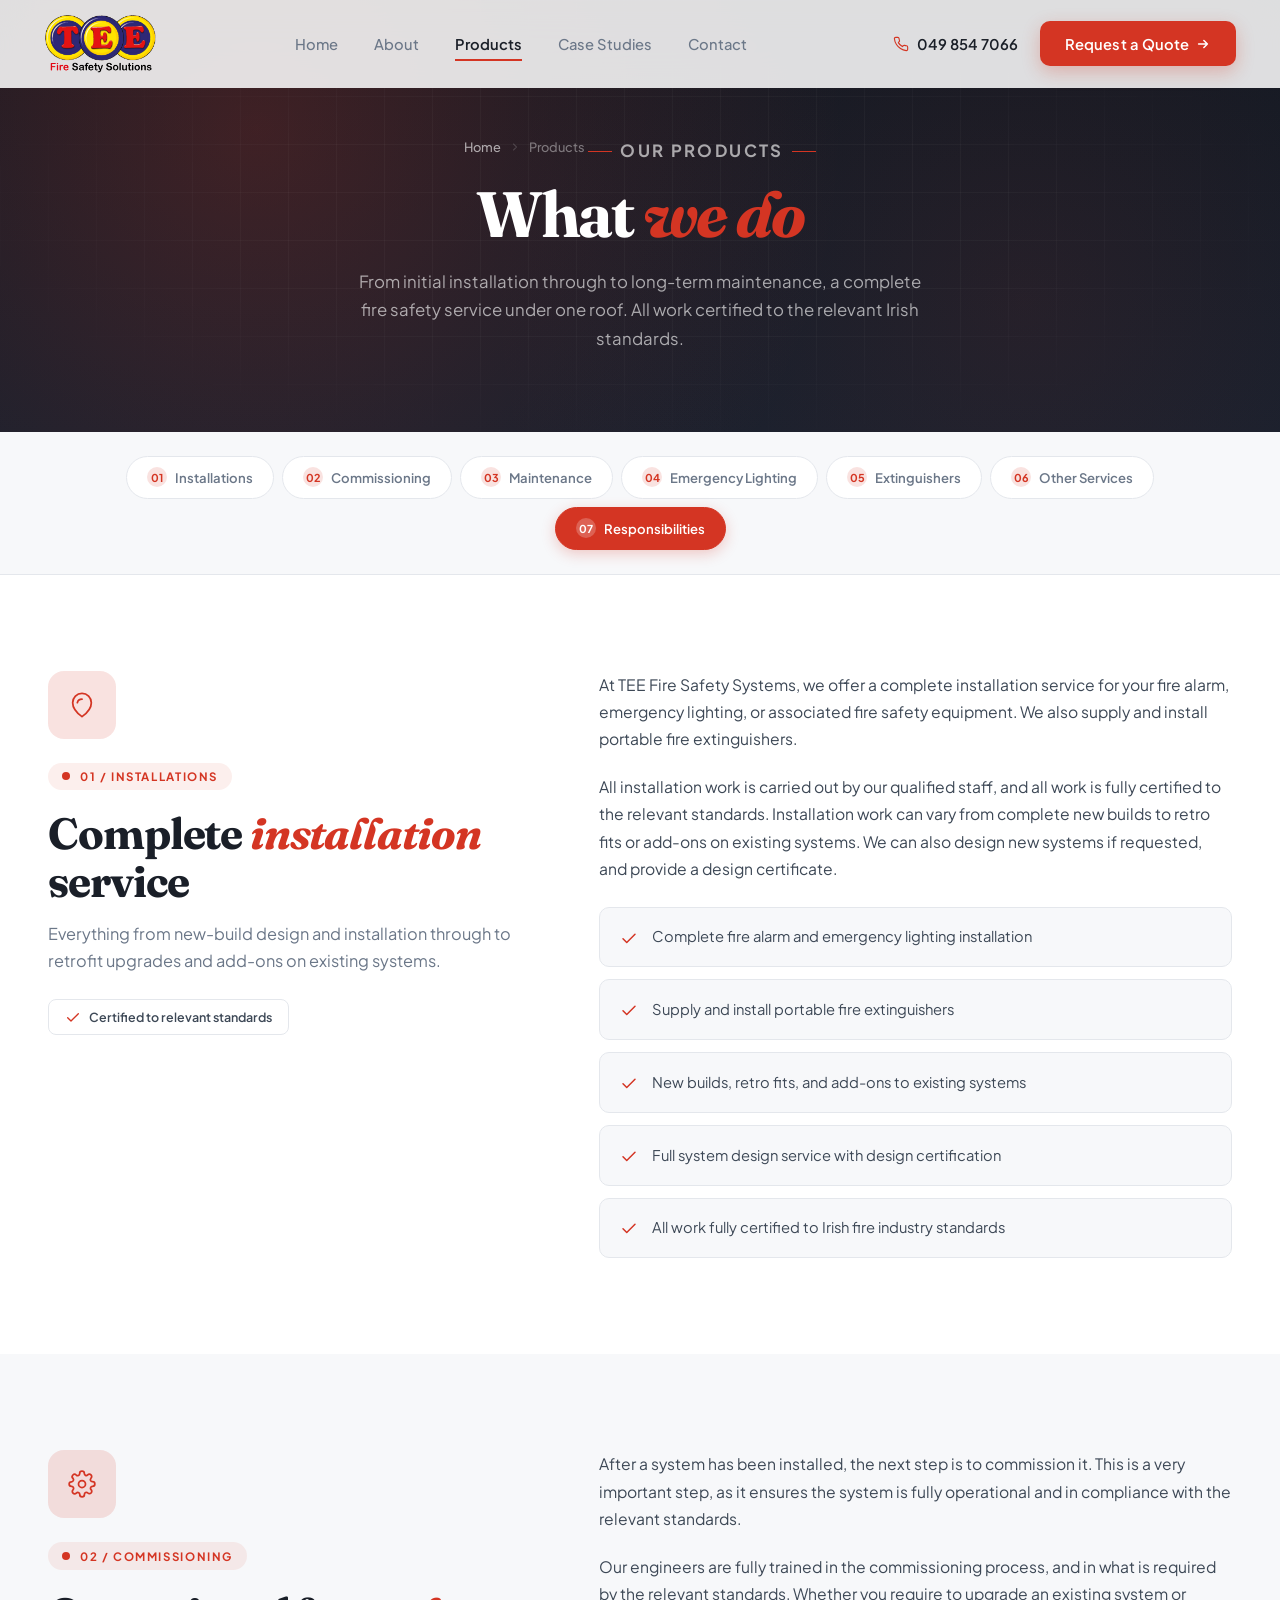
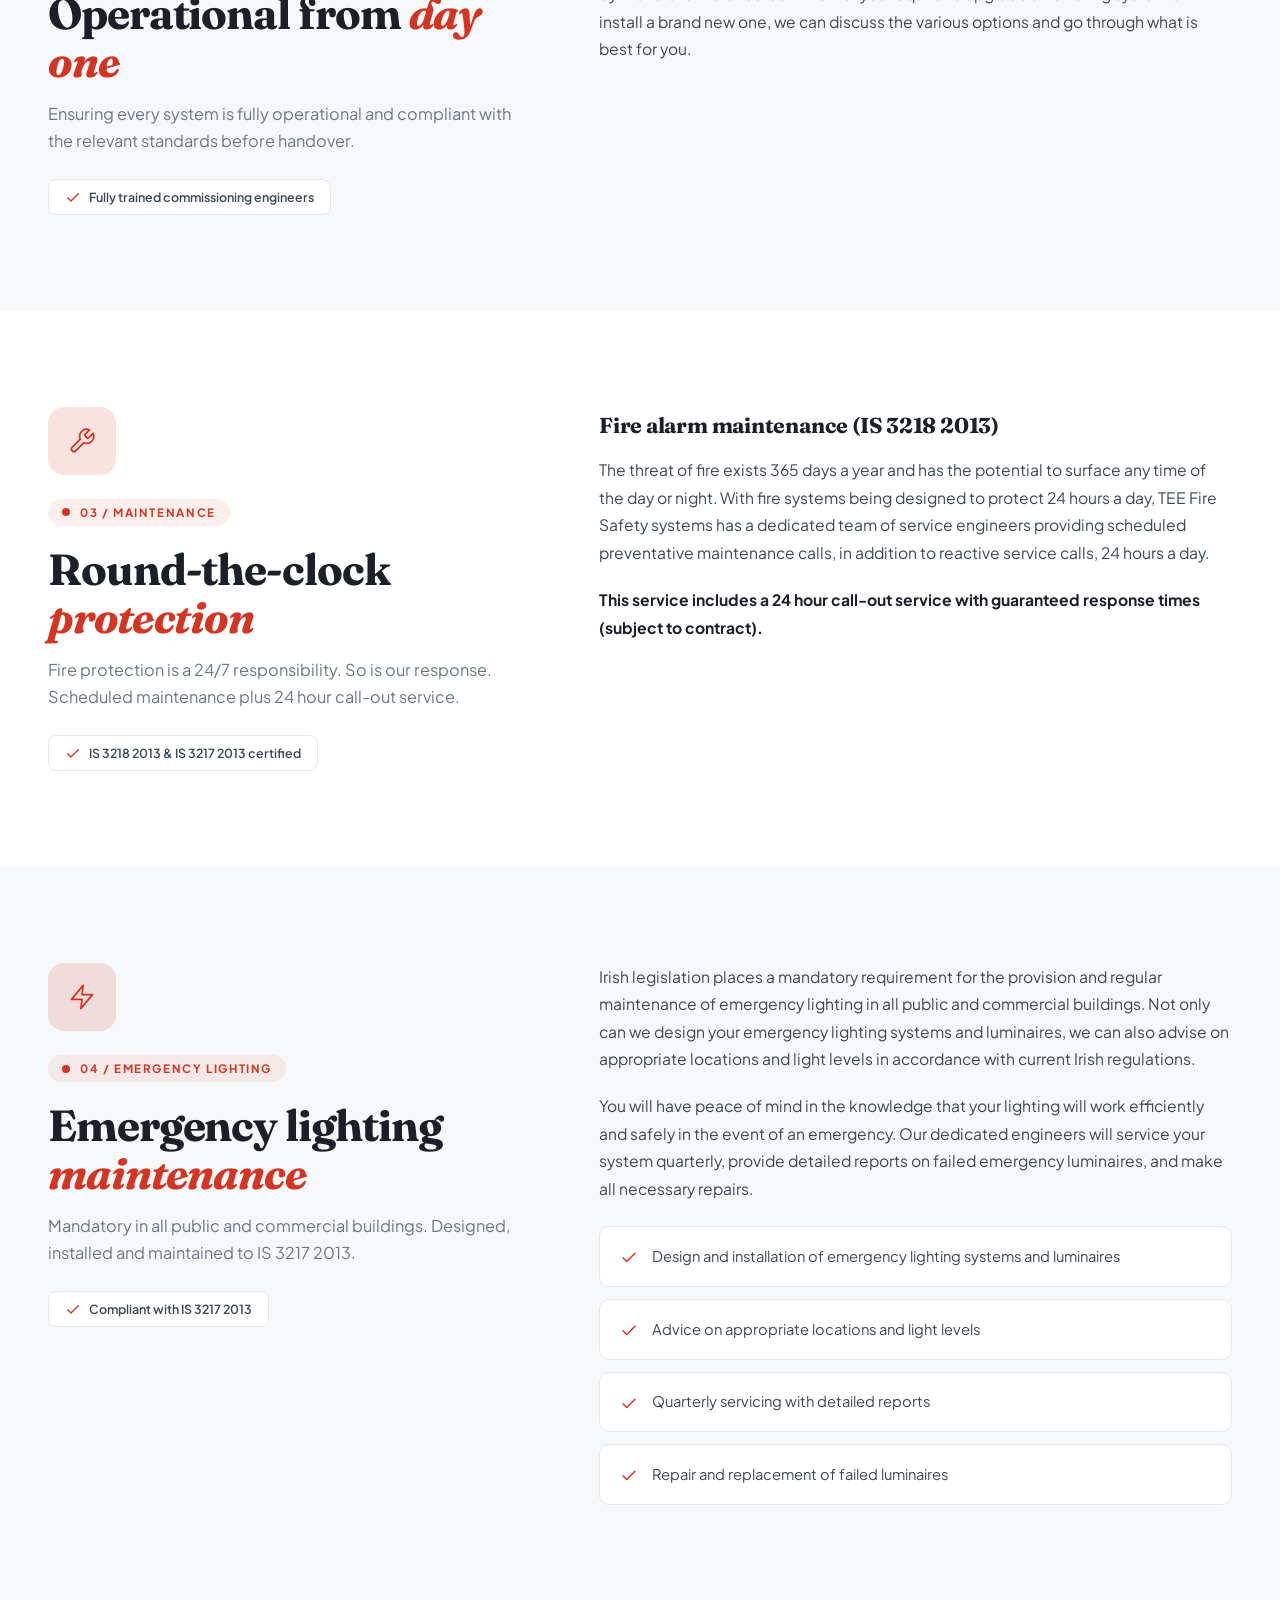
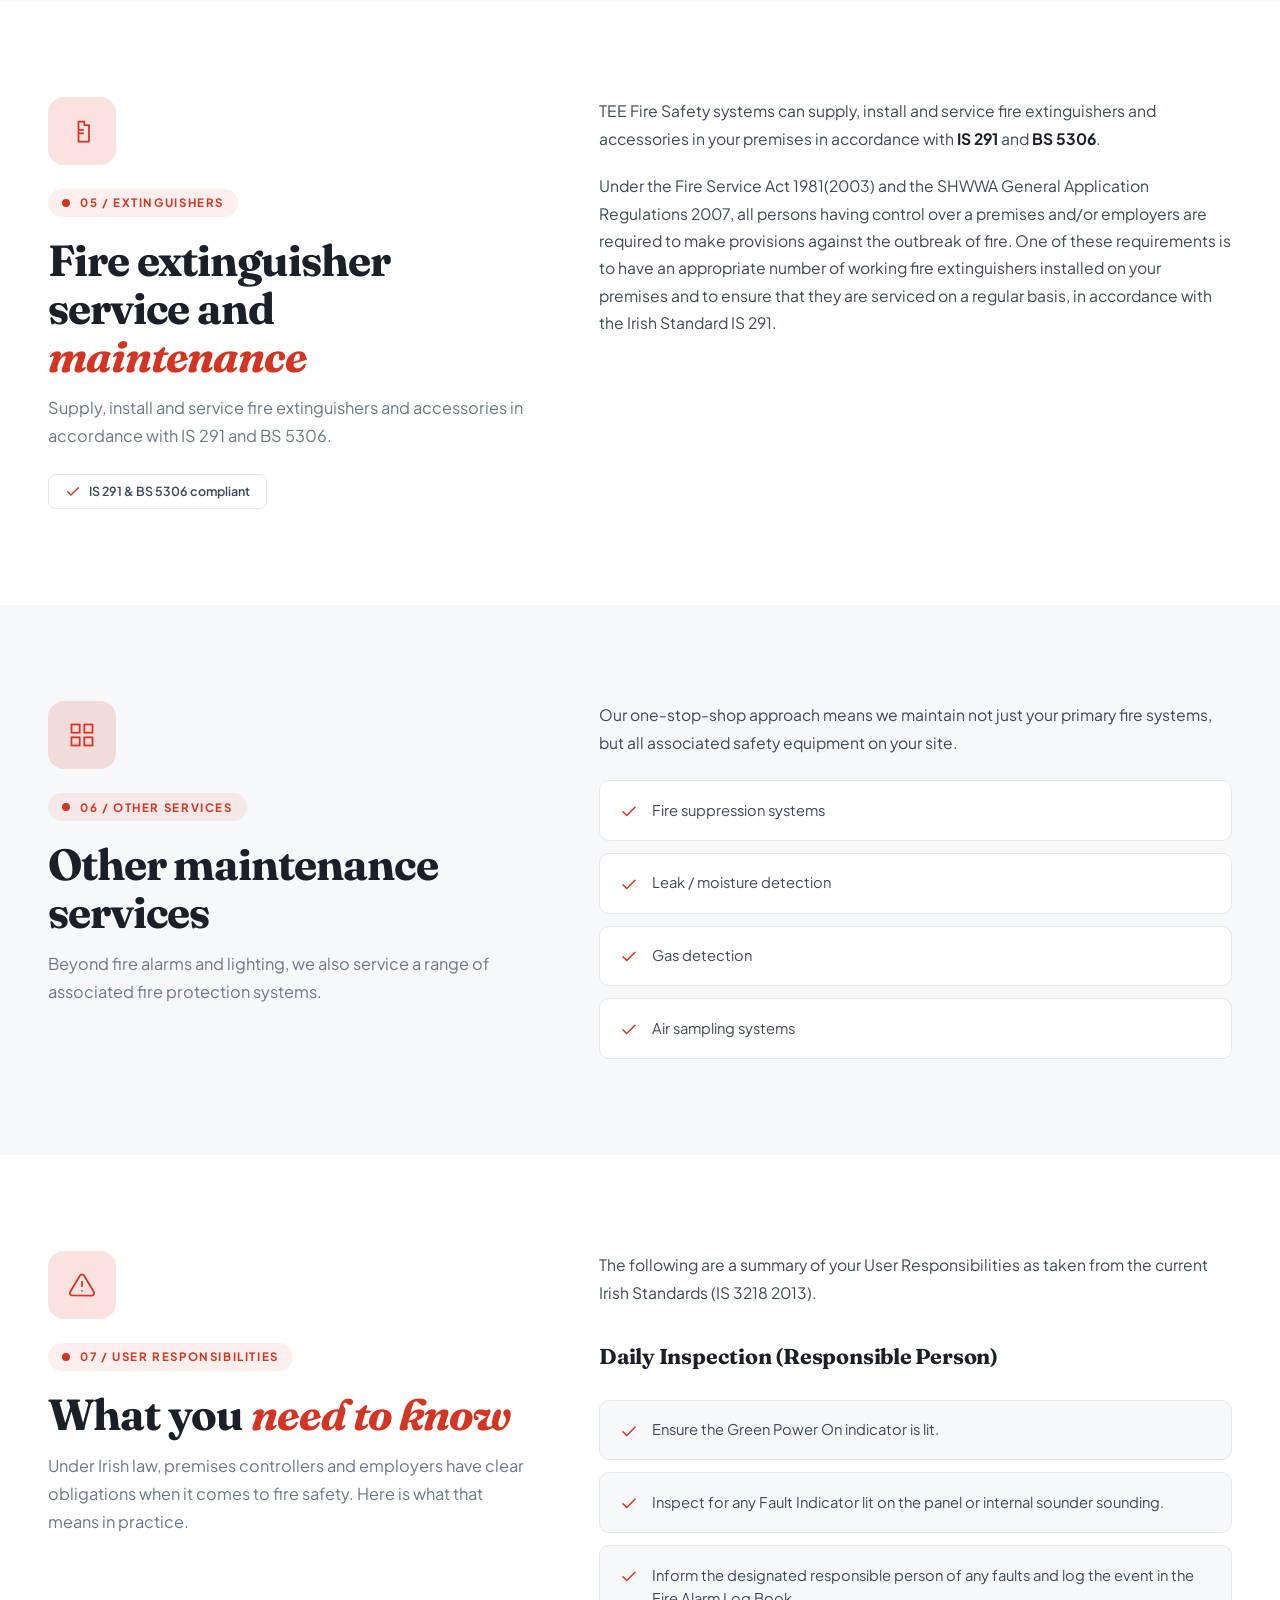
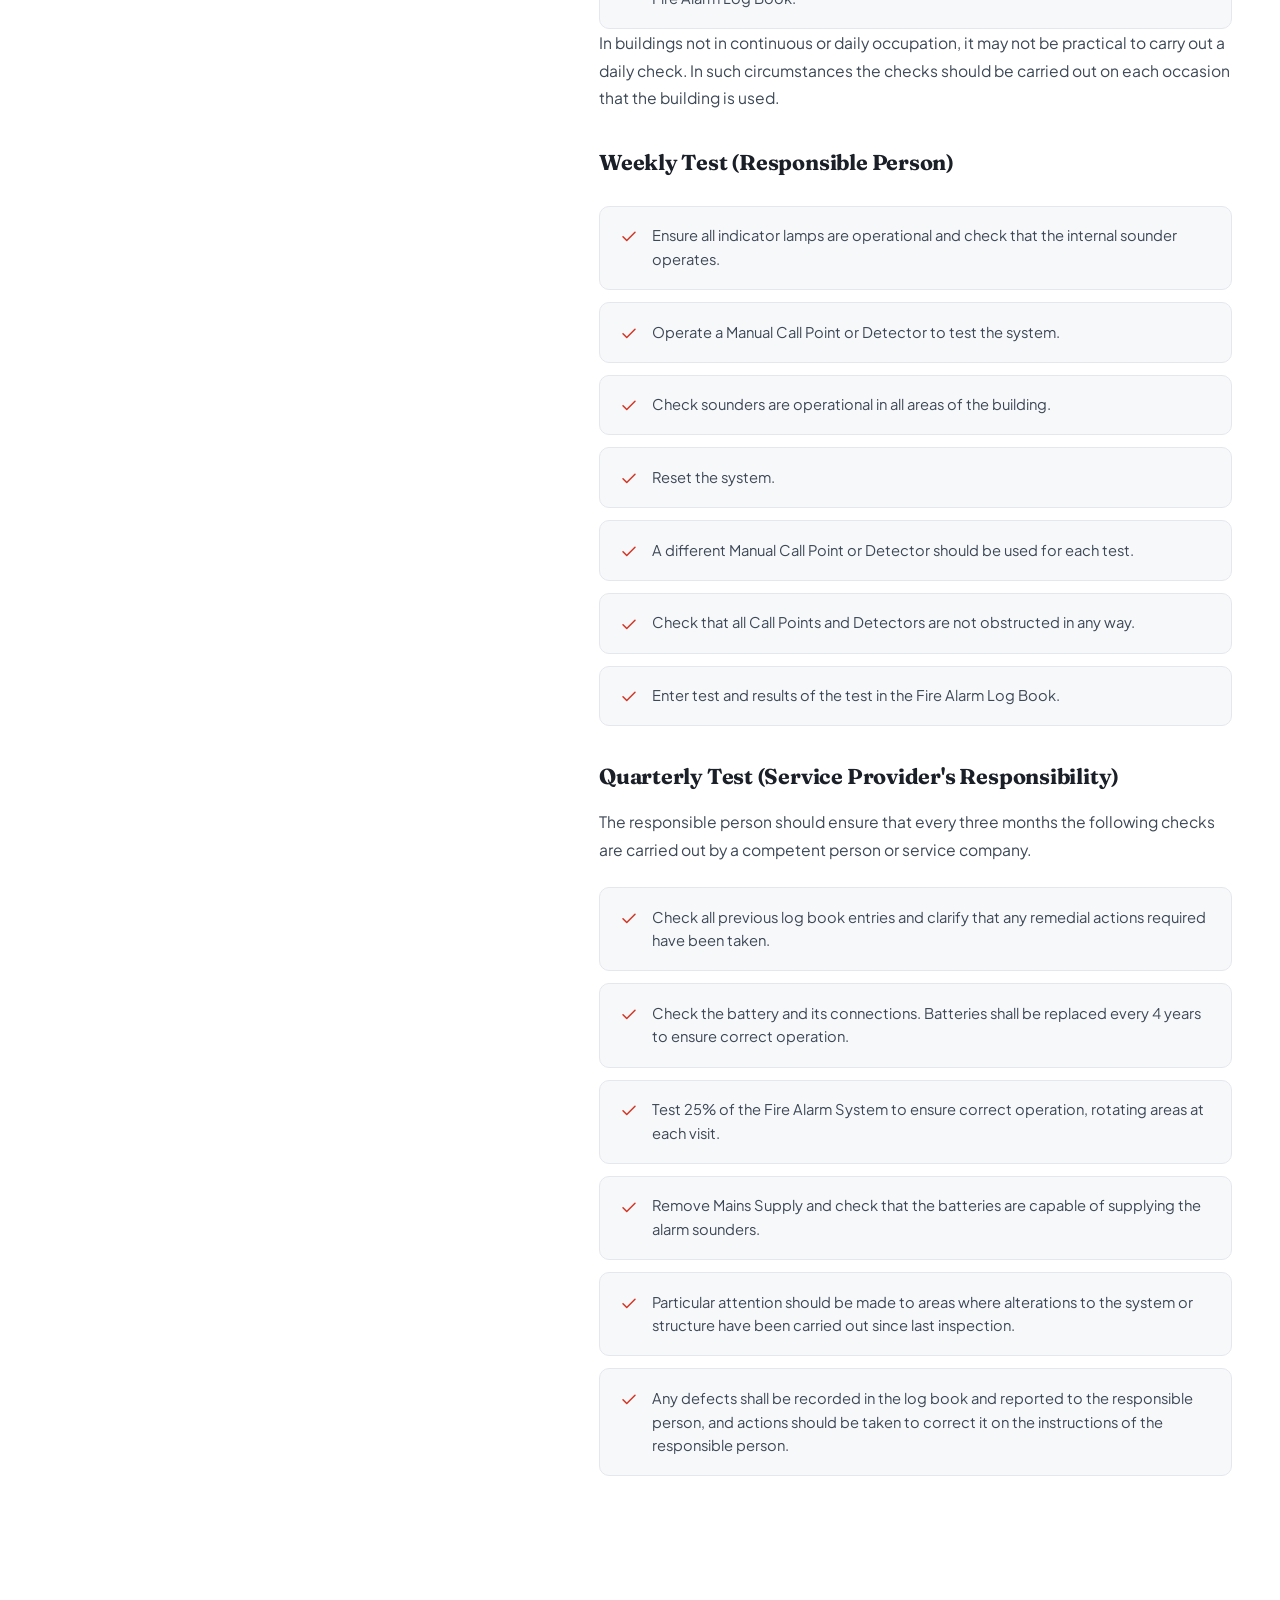
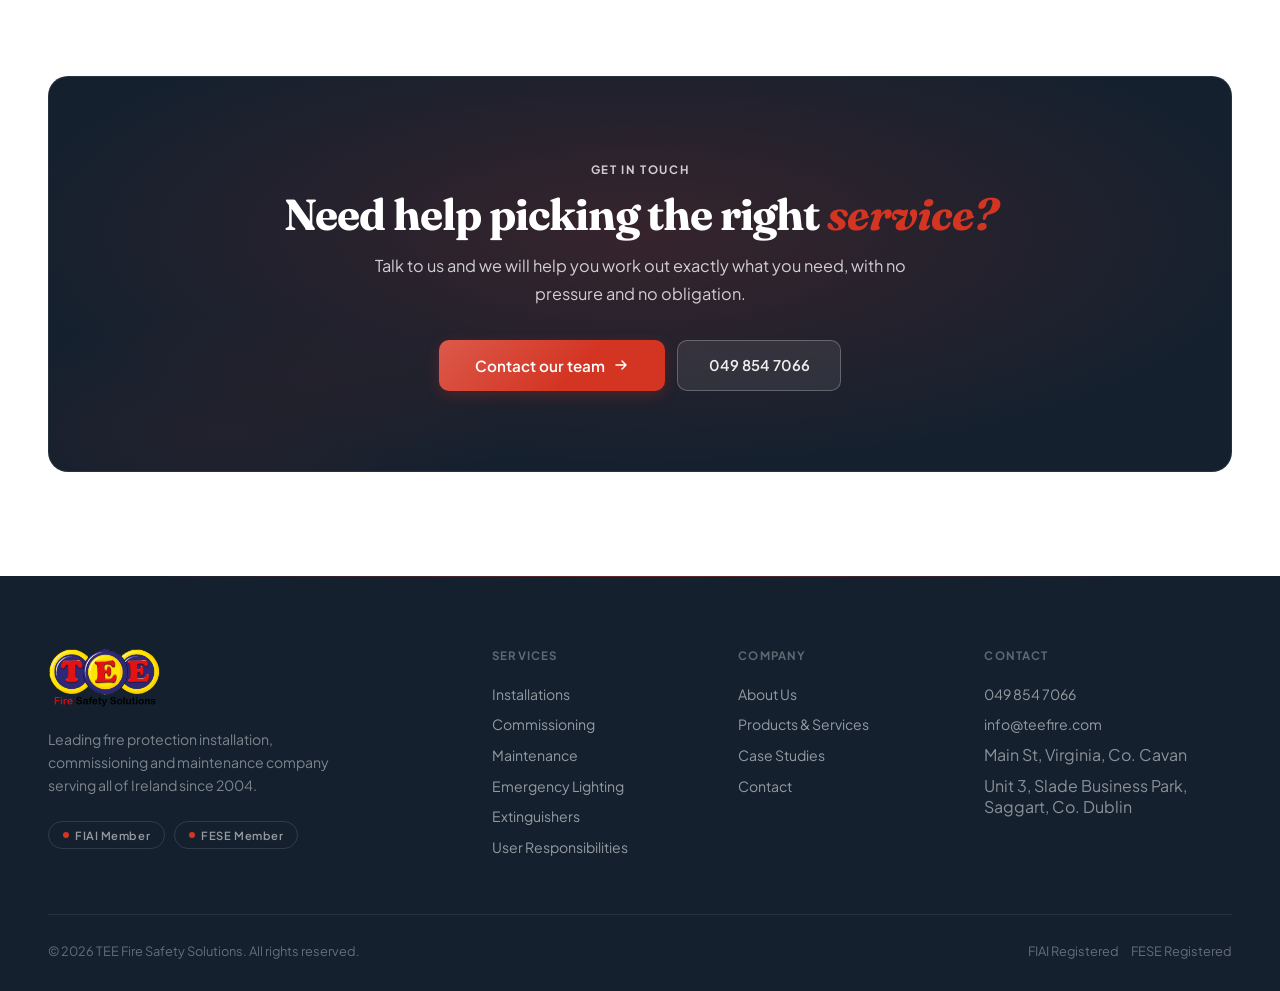
<file: products.html>
<!DOCTYPE html>
<html lang="en">
<head>
<meta charset="UTF-8">
<meta name="viewport" content="width=device-width, initial-scale=1.0">
<title>Products &amp; Services | TEE Fire Safety Solutions</title>
<meta name="description" content="Fire alarm installation, commissioning and maintenance plus emergency lighting (IS 3217), extinguisher servicing (IS 291, BS 5306) and suppression systems. Certified across Ireland.">
<meta name="theme-color" content="#14202e">
<link rel="canonical" href="https://teefiresafetysolutions.ie/products.html">
<meta property="og:type" content="website">
<meta property="og:title" content="Products &amp; Services | TEE Fire Safety Solutions">
<meta property="og:description" content="Fire alarm installation, commissioning and maintenance plus emergency lighting, extinguishers and suppression.">
<meta property="og:url" content="https://teefiresafetysolutions.ie/products.html">
<meta property="og:image" content="https://teefiresafetysolutions.ie/images/hero-esb-moneypoint.jpg">
<link rel="preconnect" href="https://fonts.googleapis.com">
<link rel="preconnect" href="https://fonts.gstatic.com" crossorigin>
<link href="https://fonts.googleapis.com/css2?family=Plus+Jakarta+Sans:wght@300;400;500;600;700;800&family=Fraunces:ital,wght@0,700;1,700&display=swap" rel="stylesheet">
<link rel="stylesheet" href="styles.css">
<script type="application/ld+json">
{
  "@context": "https://schema.org",
  "@graph": [
    { "@type": "Service", "serviceType": "Fire Alarm Installation", "provider": { "@type": "LocalBusiness", "name": "TEE Fire Safety Solutions" }, "areaServed": "IE" },
    { "@type": "Service", "serviceType": "Fire Alarm Commissioning", "provider": { "@type": "LocalBusiness", "name": "TEE Fire Safety Solutions" }, "areaServed": "IE" },
    { "@type": "Service", "serviceType": "Fire Alarm Maintenance (IS 3218)", "provider": { "@type": "LocalBusiness", "name": "TEE Fire Safety Solutions" }, "areaServed": "IE" },
    { "@type": "Service", "serviceType": "Emergency Lighting (IS 3217)", "provider": { "@type": "LocalBusiness", "name": "TEE Fire Safety Solutions" }, "areaServed": "IE" },
    { "@type": "Service", "serviceType": "Fire Extinguisher Servicing (IS 291 / BS 5306)", "provider": { "@type": "LocalBusiness", "name": "TEE Fire Safety Solutions" }, "areaServed": "IE" }
  ]
}
</script>
</head>
<body>

<a href="#main" class="skip-link">Skip to main content</a>
<div class="scroll-progress" aria-hidden="true"></div>

<!-- NAV -->
<nav class="site-nav">
  <a href="index.html" class="logo" aria-label="TEE Fire Safety Solutions home">
    <div class="logo-icon"><img src="images/teelogo.png" alt="TEE Fire Safety Solutions"></div>
    <span class="logo-text">TEE Fire Safety Solutions</span>
  </a>
  <ul class="nav-links">
    <li><a href="index.html">Home</a></li>
    <li><a href="about.html">About</a></li>
    <li><a href="products.html" class="active">Products</a></li>
    <li><a href="projects.html">Case Studies</a></li>
    <li><a href="contact.html">Contact</a></li>
  </ul>
  <div class="nav-actions">
    <a href="tel:0498547066" class="nav-phone" aria-label="Call us">
      <svg width="16" height="16" viewBox="0 0 24 24" fill="none"><path d="M22 16.9v3a2 2 0 01-2.2 2 19.8 19.8 0 01-8.6-3.1 19.5 19.5 0 01-6-6 19.8 19.8 0 01-3.1-8.7A2 2 0 014.1 2h3a2 2 0 012 1.7c.1.9.3 1.9.6 2.8a2 2 0 01-.5 2.1L8 9.9a16 16 0 006 6l1.3-1.3a2 2 0 012.1-.5c.9.3 1.9.5 2.8.6a2 2 0 011.8 2z" stroke="currentColor" stroke-width="1.7" stroke-linecap="round" stroke-linejoin="round"/></svg>
      049 854 7066
    </a>
    <a href="contact.html" class="nav-cta">
      <span class="nav-cta-text-full">Request a Quote</span>
      <svg width="14" height="14" viewBox="0 0 16 16" fill="none"><path d="M3 8h10M9 4l4 4-4 4" stroke="currentColor" stroke-width="1.8" stroke-linecap="round" stroke-linejoin="round"/></svg>
    </a>
  </div>
  <button class="nav-toggle" aria-label="Toggle menu" aria-expanded="false">
    <svg width="24" height="24" viewBox="0 0 24 24" fill="none" stroke="currentColor" stroke-width="2" stroke-linecap="round"><path d="M4 6h16M4 12h16M4 18h16"/></svg>
  </button>
</nav>

<main id="main">

<!-- PAGE HERO -->
<section class="page-hero">
  <div class="page-hero-content">
    <div class="breadcrumb">
      <a href="index.html">Home</a>
      <svg width="12" height="12" viewBox="0 0 16 16" fill="none"><path d="M6 4l4 4-4 4" stroke="currentColor" stroke-width="1.5" stroke-linecap="round" stroke-linejoin="round"/></svg>
      <span>Products</span>
    </div>
    <p class="section-label centered">Our Products</p>
    <h1>What <em>we do</em></h1>
    <p>From initial installation through to long-term maintenance, a complete fire safety service under one roof. All work certified to the relevant Irish standards.</p>
  </div>
</section>

<!-- TAB NAV -->
<div class="tab-nav">
  <div class="tab-nav-inner">
    <a href="#installations" class="tab-link"><span class="tab-link-num">01</span> Installations</a>
    <a href="#commissioning" class="tab-link"><span class="tab-link-num">02</span> Commissioning</a>
    <a href="#maintenance" class="tab-link"><span class="tab-link-num">03</span> Maintenance</a>
    <a href="#emergency-lighting" class="tab-link"><span class="tab-link-num">04</span> Emergency Lighting</a>
    <a href="#extinguishers" class="tab-link"><span class="tab-link-num">05</span> Extinguishers</a>
    <a href="#other" class="tab-link"><span class="tab-link-num">06</span> Other Services</a>
    <a href="#responsibilities" class="tab-link"><span class="tab-link-num">07</span> Responsibilities</a>
  </div>
</div>

<!-- INSTALLATIONS -->
<section class="service-block" id="installations">
  <div class="service-inner">
    <div class="service-meta" data-reveal>
      <div class="service-icon-large">
        <svg width="28" height="28" viewBox="0 0 24 24" fill="none"><path d="M12 22c5.5-4 8-7.8 8-12a8 8 0 10-16 0c0 4.2 2.5 8 8 12z" stroke="currentColor" stroke-width="1.5"/><path d="M8 10c.5-2 2-3 4-3" stroke="currentColor" stroke-width="1.5" stroke-linecap="round"/></svg>
      </div>
      <p class="section-label">01 / Installations</p>
      <h2 class="section-title">Complete <em>installation</em> service</h2>
      <p class="section-desc">Everything from new-build design and installation through to retrofit upgrades and add-ons on existing systems.</p>
      <div class="service-cert">
        <svg width="16" height="16" viewBox="0 0 24 24" fill="none"><path d="M20 7L9 18l-5-5" stroke="currentColor" stroke-width="2" stroke-linecap="round" stroke-linejoin="round"/></svg>
        Certified to relevant standards
      </div>
    </div>

    <div class="service-content" data-reveal>
      <p>At TEE Fire Safety Systems, we offer a complete installation service for your fire alarm, emergency lighting, or associated fire safety equipment. We also supply and install portable fire extinguishers.</p>
      <p>All installation work is carried out by our qualified staff, and all work is fully certified to the relevant standards. Installation work can vary from complete new builds to retro fits or add-ons on existing systems. We can also design new systems if requested, and provide a design certificate.</p>

      <ul class="service-features">
        <li>
          <svg width="18" height="18" viewBox="0 0 24 24" fill="none"><path d="M20 7L9 18l-5-5" stroke="currentColor" stroke-width="2" stroke-linecap="round" stroke-linejoin="round"/></svg>
          <div>Complete fire alarm and emergency lighting installation</div>
        </li>
        <li>
          <svg width="18" height="18" viewBox="0 0 24 24" fill="none"><path d="M20 7L9 18l-5-5" stroke="currentColor" stroke-width="2" stroke-linecap="round" stroke-linejoin="round"/></svg>
          <div>Supply and install portable fire extinguishers</div>
        </li>
        <li>
          <svg width="18" height="18" viewBox="0 0 24 24" fill="none"><path d="M20 7L9 18l-5-5" stroke="currentColor" stroke-width="2" stroke-linecap="round" stroke-linejoin="round"/></svg>
          <div>New builds, retro fits, and add-ons to existing systems</div>
        </li>
        <li>
          <svg width="18" height="18" viewBox="0 0 24 24" fill="none"><path d="M20 7L9 18l-5-5" stroke="currentColor" stroke-width="2" stroke-linecap="round" stroke-linejoin="round"/></svg>
          <div>Full system design service with design certification</div>
        </li>
        <li>
          <svg width="18" height="18" viewBox="0 0 24 24" fill="none"><path d="M20 7L9 18l-5-5" stroke="currentColor" stroke-width="2" stroke-linecap="round" stroke-linejoin="round"/></svg>
          <div>All work fully certified to Irish fire industry standards</div>
        </li>
      </ul>
    </div>
  </div>
</section>

<!-- COMMISSIONING -->
<section class="service-block" id="commissioning">
  <div class="service-inner">
    <div class="service-meta" data-reveal>
      <div class="service-icon-large">
        <svg width="28" height="28" viewBox="0 0 24 24" fill="none"><circle cx="12" cy="12" r="3" stroke="currentColor" stroke-width="1.5"/><path d="M19.4 15a1.65 1.65 0 00.33 1.82l.06.06a2 2 0 11-2.83 2.83l-.06-.06a1.65 1.65 0 00-1.82-.33 1.65 1.65 0 00-1 1.51V21a2 2 0 01-4 0v-.09A1.65 1.65 0 009 19.4a1.65 1.65 0 00-1.82.33l-.06.06a2 2 0 11-2.83-2.83l.06-.06a1.65 1.65 0 00.33-1.82 1.65 1.65 0 00-1.51-1H3a2 2 0 010-4h.09A1.65 1.65 0 004.6 9a1.65 1.65 0 00-.33-1.82l-.06-.06a2 2 0 112.83-2.83l.06.06a1.65 1.65 0 001.82.33H9a1.65 1.65 0 001-1.51V3a2 2 0 014 0v.09a1.65 1.65 0 001 1.51 1.65 1.65 0 001.82-.33l.06-.06a2 2 0 112.83 2.83l-.06.06a1.65 1.65 0 00-.33 1.82V9a1.65 1.65 0 001.51 1H21a2 2 0 010 4h-.09a1.65 1.65 0 00-1.51 1z" stroke="currentColor" stroke-width="1.5"/></svg>
      </div>
      <p class="section-label">02 / Commissioning</p>
      <h2 class="section-title">Operational from <em>day one</em></h2>
      <p class="section-desc">Ensuring every system is fully operational and compliant with the relevant standards before handover.</p>
      <div class="service-cert">
        <svg width="16" height="16" viewBox="0 0 24 24" fill="none"><path d="M20 7L9 18l-5-5" stroke="currentColor" stroke-width="2" stroke-linecap="round" stroke-linejoin="round"/></svg>
        Fully trained commissioning engineers
      </div>
    </div>

    <div class="service-content" data-reveal>
      <p>After a system has been installed, the next step is to commission it. This is a very important step, as it ensures the system is fully operational and in compliance with the relevant standards.</p>
      <p>Our engineers are fully trained in the commissioning process, and in what is required by the relevant standards. Whether you require to upgrade an existing system or install a brand new one, we can discuss the various options and go through what is best for you.</p>

    </div>
  </div>
</section>

<!-- MAINTENANCE -->
<section class="service-block" id="maintenance">
  <div class="service-inner">
    <div class="service-meta" data-reveal>
      <div class="service-icon-large">
        <svg width="28" height="28" viewBox="0 0 24 24" fill="none"><path d="M14.7 6.3a1 1 0 000 1.4l1.6 1.6a1 1 0 001.4 0l3.77-3.77a6 6 0 01-7.94 7.94l-6.91 6.91a2.12 2.12 0 01-3-3l6.91-6.91a6 6 0 017.94-7.94l-3.76 3.76z" stroke="currentColor" stroke-width="1.5" stroke-linecap="round" stroke-linejoin="round"/></svg>
      </div>
      <p class="section-label">03 / Maintenance</p>
      <h2 class="section-title">Round-the-clock <em>protection</em></h2>
      <p class="section-desc">Fire protection is a 24/7 responsibility. So is our response. Scheduled maintenance plus 24 hour call-out service.</p>
      <div class="service-cert">
        <svg width="16" height="16" viewBox="0 0 24 24" fill="none"><path d="M20 7L9 18l-5-5" stroke="currentColor" stroke-width="2" stroke-linecap="round" stroke-linejoin="round"/></svg>
        IS 3218 2013 &amp; IS 3217 2013 certified
      </div>
    </div>

    <div class="service-content" data-reveal>
      <h3 class="sub-heading">Fire alarm maintenance (IS 3218 2013)</h3>
      <p>The threat of fire exists 365 days a year and has the potential to surface any time of the day or night. With fire systems being designed to protect 24 hours a day, TEE Fire Safety systems has a dedicated team of service engineers providing scheduled preventative maintenance calls, in addition to reactive service calls, 24 hours a day.</p>
      <p><strong>This service includes a 24 hour call-out service with guaranteed response times (subject to contract).</strong></p>
    </div>
  </div>
</section>

<!-- EMERGENCY LIGHTING -->
<section class="service-block" id="emergency-lighting">
  <div class="service-inner">
    <div class="service-meta" data-reveal>
      <div class="service-icon-large">
        <svg width="28" height="28" viewBox="0 0 24 24" fill="none"><path d="M13 2L3 14h9l-1 8 10-12h-9l1-8z" stroke="currentColor" stroke-width="1.5" stroke-linejoin="round"/></svg>
      </div>
      <p class="section-label">04 / Emergency Lighting</p>
      <h2 class="section-title">Emergency lighting <em>maintenance</em></h2>
      <p class="section-desc">Mandatory in all public and commercial buildings. Designed, installed and maintained to IS 3217 2013.</p>
      <div class="service-cert">
        <svg width="16" height="16" viewBox="0 0 24 24" fill="none"><path d="M20 7L9 18l-5-5" stroke="currentColor" stroke-width="2" stroke-linecap="round" stroke-linejoin="round"/></svg>
        Compliant with IS 3217 2013
      </div>
    </div>

    <div class="service-content" data-reveal>
      <p>Irish legislation places a mandatory requirement for the provision and regular maintenance of emergency lighting in all public and commercial buildings. Not only can we design your emergency lighting systems and luminaires, we can also advise on appropriate locations and light levels in accordance with current Irish regulations.</p>
      <p>You will have peace of mind in the knowledge that your lighting will work efficiently and safely in the event of an emergency. Our dedicated engineers will service your system quarterly, provide detailed reports on failed emergency luminaires, and make all necessary repairs.</p>

      <ul class="service-features">
        <li>
          <svg width="18" height="18" viewBox="0 0 24 24" fill="none"><path d="M20 7L9 18l-5-5" stroke="currentColor" stroke-width="2" stroke-linecap="round" stroke-linejoin="round"/></svg>
          <div>Design and installation of emergency lighting systems and luminaires</div>
        </li>
        <li>
          <svg width="18" height="18" viewBox="0 0 24 24" fill="none"><path d="M20 7L9 18l-5-5" stroke="currentColor" stroke-width="2" stroke-linecap="round" stroke-linejoin="round"/></svg>
          <div>Advice on appropriate locations and light levels</div>
        </li>
        <li>
          <svg width="18" height="18" viewBox="0 0 24 24" fill="none"><path d="M20 7L9 18l-5-5" stroke="currentColor" stroke-width="2" stroke-linecap="round" stroke-linejoin="round"/></svg>
          <div>Quarterly servicing with detailed reports</div>
        </li>
        <li>
          <svg width="18" height="18" viewBox="0 0 24 24" fill="none"><path d="M20 7L9 18l-5-5" stroke="currentColor" stroke-width="2" stroke-linecap="round" stroke-linejoin="round"/></svg>
          <div>Repair and replacement of failed luminaires</div>
        </li>
      </ul>
    </div>
  </div>
</section>

<!-- EXTINGUISHERS -->
<section class="service-block" id="extinguishers">
  <div class="service-inner">
    <div class="service-meta" data-reveal>
      <div class="service-icon-large">
        <svg width="28" height="28" viewBox="0 0 24 24" fill="none"><path d="M14 4v3h4v14h-9V4h5z" stroke="currentColor" stroke-width="1.5" stroke-linejoin="round"/><path d="M10 11h3M10 14h3" stroke="currentColor" stroke-width="1.5" stroke-linecap="round"/></svg>
      </div>
      <p class="section-label">05 / Extinguishers</p>
      <h2 class="section-title">Fire extinguisher service and <em>maintenance</em></h2>
      <p class="section-desc">Supply, install and service fire extinguishers and accessories in accordance with IS 291 and BS 5306.</p>
      <div class="service-cert">
        <svg width="16" height="16" viewBox="0 0 24 24" fill="none"><path d="M20 7L9 18l-5-5" stroke="currentColor" stroke-width="2" stroke-linecap="round" stroke-linejoin="round"/></svg>
        IS 291 &amp; BS 5306 compliant
      </div>
    </div>

    <div class="service-content" data-reveal>
      <p>TEE Fire Safety systems can supply, install and service fire extinguishers and accessories in your premises in accordance with <strong>IS 291</strong> and <strong>BS 5306</strong>.</p>
      <p>Under the Fire Service Act 1981(2003) and the SHWWA General Application Regulations 2007, all persons having control over a premises and/or employers are required to make provisions against the outbreak of fire. One of these requirements is to have an appropriate number of working fire extinguishers installed on your premises and to ensure that they are serviced on a regular basis, in accordance with the Irish Standard IS 291.</p>
    </div>
  </div>
</section>

<!-- OTHER SERVICES -->
<section class="service-block" id="other">
  <div class="service-inner">
    <div class="service-meta" data-reveal>
      <div class="service-icon-large">
        <svg width="28" height="28" viewBox="0 0 24 24" fill="none"><rect x="3" y="3" width="7" height="7" stroke="currentColor" stroke-width="1.5"/><rect x="14" y="3" width="7" height="7" stroke="currentColor" stroke-width="1.5"/><rect x="3" y="14" width="7" height="7" stroke="currentColor" stroke-width="1.5"/><rect x="14" y="14" width="7" height="7" stroke="currentColor" stroke-width="1.5"/></svg>
      </div>
      <p class="section-label">06 / Other Services</p>
      <h2 class="section-title">Other maintenance services</h2>
      <p class="section-desc">Beyond fire alarms and lighting, we also service a range of associated fire protection systems.</p>
    </div>

    <div class="service-content" data-reveal>
      <p>Our one-stop-shop approach means we maintain not just your primary fire systems, but all associated safety equipment on your site.</p>

      <ul class="service-features">
        <li>
          <svg width="18" height="18" viewBox="0 0 24 24" fill="none"><path d="M20 7L9 18l-5-5" stroke="currentColor" stroke-width="2" stroke-linecap="round" stroke-linejoin="round"/></svg>
          <div>Fire suppression systems</div>
        </li>
        <li>
          <svg width="18" height="18" viewBox="0 0 24 24" fill="none"><path d="M20 7L9 18l-5-5" stroke="currentColor" stroke-width="2" stroke-linecap="round" stroke-linejoin="round"/></svg>
          <div>Leak / moisture detection</div>
        </li>
        <li>
          <svg width="18" height="18" viewBox="0 0 24 24" fill="none"><path d="M20 7L9 18l-5-5" stroke="currentColor" stroke-width="2" stroke-linecap="round" stroke-linejoin="round"/></svg>
          <div>Gas detection</div>
        </li>
        <li>
          <svg width="18" height="18" viewBox="0 0 24 24" fill="none"><path d="M20 7L9 18l-5-5" stroke="currentColor" stroke-width="2" stroke-linecap="round" stroke-linejoin="round"/></svg>
          <div>Air sampling systems</div>
        </li>
      </ul>
    </div>
  </div>
</section>

<!-- USER RESPONSIBILITIES -->
<section class="service-block" id="responsibilities">
  <div class="service-inner">
    <div class="service-meta" data-reveal>
      <div class="service-icon-large">
        <svg width="28" height="28" viewBox="0 0 24 24" fill="none"><path d="M10.29 3.86L1.82 18a2 2 0 001.71 3h16.94a2 2 0 001.71-3L13.71 3.86a2 2 0 00-3.42 0z" stroke="currentColor" stroke-width="1.5" stroke-linejoin="round"/><path d="M12 9v4M12 17h.01" stroke="currentColor" stroke-width="1.5" stroke-linecap="round"/></svg>
      </div>
      <p class="section-label">07 / User Responsibilities</p>
      <h2 class="section-title">What you <em>need to know</em></h2>
      <p class="section-desc">Under Irish law, premises controllers and employers have clear obligations when it comes to fire safety. Here is what that means in practice.</p>
    </div>

    <div class="service-content" data-reveal>
      <p>The following are a summary of your User Responsibilities as taken from the current Irish Standards (IS 3218 2013).</p>

      <h3 class="sub-heading">Daily Inspection (Responsible Person)</h3>
      <ul class="service-features">
        <li>
          <svg width="18" height="18" viewBox="0 0 24 24" fill="none"><path d="M20 7L9 18l-5-5" stroke="currentColor" stroke-width="2" stroke-linecap="round" stroke-linejoin="round"/></svg>
          <div>Ensure the Green Power On indicator is lit.</div>
        </li>
        <li>
          <svg width="18" height="18" viewBox="0 0 24 24" fill="none"><path d="M20 7L9 18l-5-5" stroke="currentColor" stroke-width="2" stroke-linecap="round" stroke-linejoin="round"/></svg>
          <div>Inspect for any Fault Indicator lit on the panel or internal sounder sounding.</div>
        </li>
        <li>
          <svg width="18" height="18" viewBox="0 0 24 24" fill="none"><path d="M20 7L9 18l-5-5" stroke="currentColor" stroke-width="2" stroke-linecap="round" stroke-linejoin="round"/></svg>
          <div>Inform the designated responsible person of any faults and log the event in the Fire Alarm Log Book.</div>
        </li>
      </ul>
      <p>In buildings not in continuous or daily occupation, it may not be practical to carry out a daily check. In such circumstances the checks should be carried out on each occasion that the building is used.</p>

      <h3 class="sub-heading">Weekly Test (Responsible Person)</h3>
      <ul class="service-features">
        <li>
          <svg width="18" height="18" viewBox="0 0 24 24" fill="none"><path d="M20 7L9 18l-5-5" stroke="currentColor" stroke-width="2" stroke-linecap="round" stroke-linejoin="round"/></svg>
          <div>Ensure all indicator lamps are operational and check that the internal sounder operates.</div>
        </li>
        <li>
          <svg width="18" height="18" viewBox="0 0 24 24" fill="none"><path d="M20 7L9 18l-5-5" stroke="currentColor" stroke-width="2" stroke-linecap="round" stroke-linejoin="round"/></svg>
          <div>Operate a Manual Call Point or Detector to test the system.</div>
        </li>
        <li>
          <svg width="18" height="18" viewBox="0 0 24 24" fill="none"><path d="M20 7L9 18l-5-5" stroke="currentColor" stroke-width="2" stroke-linecap="round" stroke-linejoin="round"/></svg>
          <div>Check sounders are operational in all areas of the building.</div>
        </li>
        <li>
          <svg width="18" height="18" viewBox="0 0 24 24" fill="none"><path d="M20 7L9 18l-5-5" stroke="currentColor" stroke-width="2" stroke-linecap="round" stroke-linejoin="round"/></svg>
          <div>Reset the system.</div>
        </li>
        <li>
          <svg width="18" height="18" viewBox="0 0 24 24" fill="none"><path d="M20 7L9 18l-5-5" stroke="currentColor" stroke-width="2" stroke-linecap="round" stroke-linejoin="round"/></svg>
          <div>A different Manual Call Point or Detector should be used for each test.</div>
        </li>
        <li>
          <svg width="18" height="18" viewBox="0 0 24 24" fill="none"><path d="M20 7L9 18l-5-5" stroke="currentColor" stroke-width="2" stroke-linecap="round" stroke-linejoin="round"/></svg>
          <div>Check that all Call Points and Detectors are not obstructed in any way.</div>
        </li>
        <li>
          <svg width="18" height="18" viewBox="0 0 24 24" fill="none"><path d="M20 7L9 18l-5-5" stroke="currentColor" stroke-width="2" stroke-linecap="round" stroke-linejoin="round"/></svg>
          <div>Enter test and results of the test in the Fire Alarm Log Book.</div>
        </li>
      </ul>

      <h3 class="sub-heading">Quarterly Test (Service Provider's Responsibility)</h3>
      <p>The responsible person should ensure that every three months the following checks are carried out by a competent person or service company.</p>
      <ul class="service-features">
        <li>
          <svg width="18" height="18" viewBox="0 0 24 24" fill="none"><path d="M20 7L9 18l-5-5" stroke="currentColor" stroke-width="2" stroke-linecap="round" stroke-linejoin="round"/></svg>
          <div>Check all previous log book entries and clarify that any remedial actions required have been taken.</div>
        </li>
        <li>
          <svg width="18" height="18" viewBox="0 0 24 24" fill="none"><path d="M20 7L9 18l-5-5" stroke="currentColor" stroke-width="2" stroke-linecap="round" stroke-linejoin="round"/></svg>
          <div>Check the battery and its connections. Batteries shall be replaced every 4 years to ensure correct operation.</div>
        </li>
        <li>
          <svg width="18" height="18" viewBox="0 0 24 24" fill="none"><path d="M20 7L9 18l-5-5" stroke="currentColor" stroke-width="2" stroke-linecap="round" stroke-linejoin="round"/></svg>
          <div>Test 25% of the Fire Alarm System to ensure correct operation, rotating areas at each visit.</div>
        </li>
        <li>
          <svg width="18" height="18" viewBox="0 0 24 24" fill="none"><path d="M20 7L9 18l-5-5" stroke="currentColor" stroke-width="2" stroke-linecap="round" stroke-linejoin="round"/></svg>
          <div>Remove Mains Supply and check that the batteries are capable of supplying the alarm sounders.</div>
        </li>
        <li>
          <svg width="18" height="18" viewBox="0 0 24 24" fill="none"><path d="M20 7L9 18l-5-5" stroke="currentColor" stroke-width="2" stroke-linecap="round" stroke-linejoin="round"/></svg>
          <div>Particular attention should be made to areas where alterations to the system or structure have been carried out since last inspection.</div>
        </li>
        <li>
          <svg width="18" height="18" viewBox="0 0 24 24" fill="none"><path d="M20 7L9 18l-5-5" stroke="currentColor" stroke-width="2" stroke-linecap="round" stroke-linejoin="round"/></svg>
          <div>Any defects shall be recorded in the log book and reported to the responsible person, and actions should be taken to correct it on the instructions of the responsible person.</div>
        </li>
      </ul>
    </div>
  </div>
</section>

<!-- CTA -->
<section class="cta-section">
  <div class="cta-inner">
    <div class="cta-banner dark" data-reveal>
      <p class="section-label">Get in Touch</p>
      <h2 class="section-title">Need help picking the right <em>service?</em></h2>
      <p class="section-desc">Talk to us and we will help you work out exactly what you need, with no pressure and no obligation.</p>
      <div class="cta-banner-actions">
        <a href="contact.html" class="btn-primary">
          Contact our team
          <svg width="16" height="16" viewBox="0 0 16 16" fill="none"><path d="M3 8h10M9 4l4 4-4 4" stroke="currentColor" stroke-width="1.5" stroke-linecap="round" stroke-linejoin="round"/></svg>
        </a>
        <a href="tel:0498547066" class="btn-secondary">049 854 7066</a>
      </div>
    </div>
  </div>
</section>

</main>

<!-- FOOTER -->
<footer>
  <div class="footer-inner">
    <div class="footer-brand">
      <a href="index.html" class="logo">
        <div class="logo-icon"><img src="images/teelogo.png" alt="TEE Fire Safety Solutions"></div>
        <span class="logo-text">Safety Solutions</span>
      </a>
      <p>Leading fire protection installation, commissioning and maintenance company serving all of Ireland since 2004.</p>
      <div class="footer-badges">
        <span class="footer-badge">FIAI Member</span>
        <span class="footer-badge">FESE Member</span>
      </div>
    </div>
    <div class="footer-col">
      <h4>Services</h4>
      <ul>
        <li><a href="products.html#installations">Installations</a></li>
        <li><a href="products.html#commissioning">Commissioning</a></li>
        <li><a href="products.html#maintenance">Maintenance</a></li>
        <li><a href="products.html#emergency-lighting">Emergency Lighting</a></li>
        <li><a href="products.html#extinguishers">Extinguishers</a></li>
        <li><a href="products.html#responsibilities">User Responsibilities</a></li>
      </ul>
    </div>
    <div class="footer-col">
      <h4>Company</h4>
      <ul>
        <li><a href="about.html">About Us</a></li>
        <li><a href="products.html">Products &amp; Services</a></li>
        <li><a href="projects.html">Case Studies</a></li>
        <li><a href="contact.html">Contact</a></li>
      </ul>
    </div>
    <div class="footer-col">
      <h4>Contact</h4>
      <ul>
        <li><a href="tel:0498547066">049 854 7066</a></li>
        <li><a href="mailto:info@teefire.com">info@teefire.com</a></li>
        <li>Main St, Virginia, Co. Cavan</li>
        <li>Unit 3, Slade Business Park, Saggart, Co. Dublin</li>
      </ul>
    </div>
  </div>
  <div class="footer-bottom">
    <span>&copy; <span data-year>2026</span> TEE Fire Safety Solutions. All rights reserved.</span>
    <div class="memberships">
      <span>FIAI Registered</span>
      <span>FESE Registered</span>
    </div>
  </div>
</footer>

<script src="main.js" defer></script>
</body>
</html>
</file>
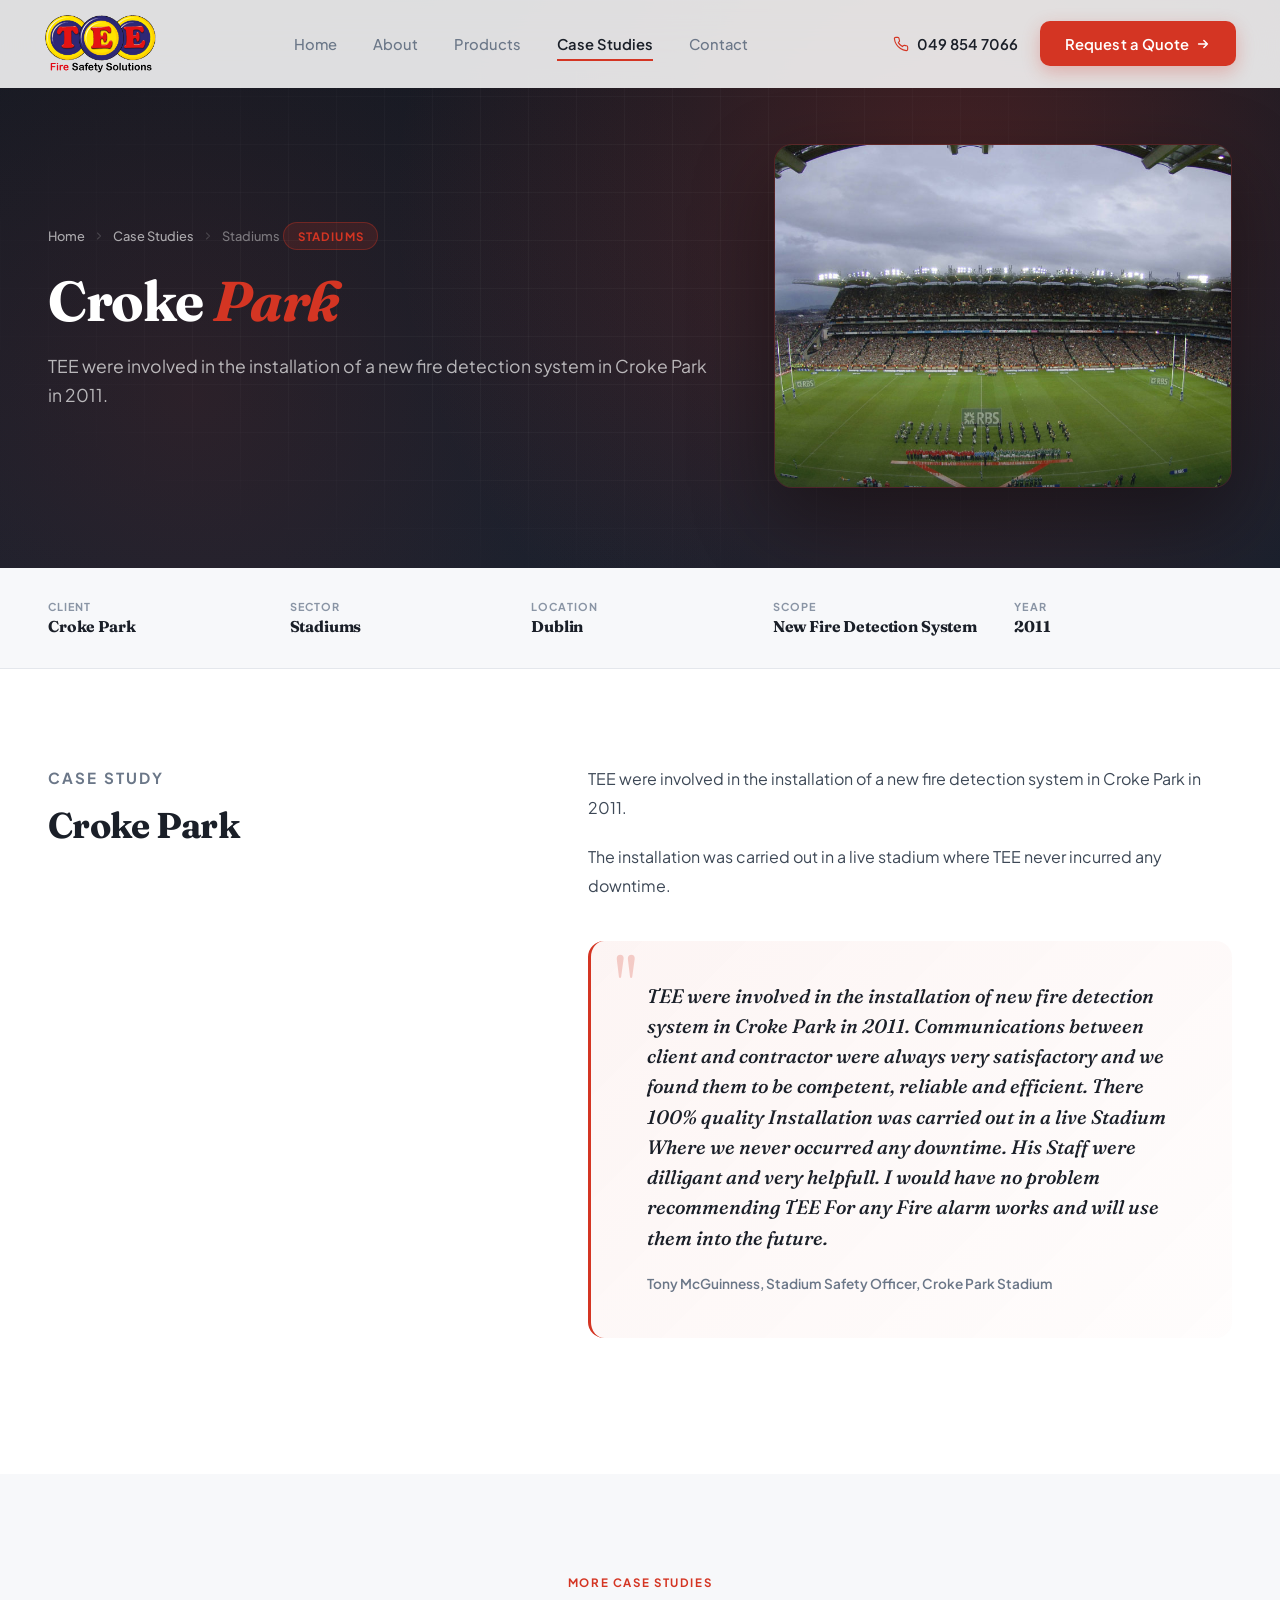
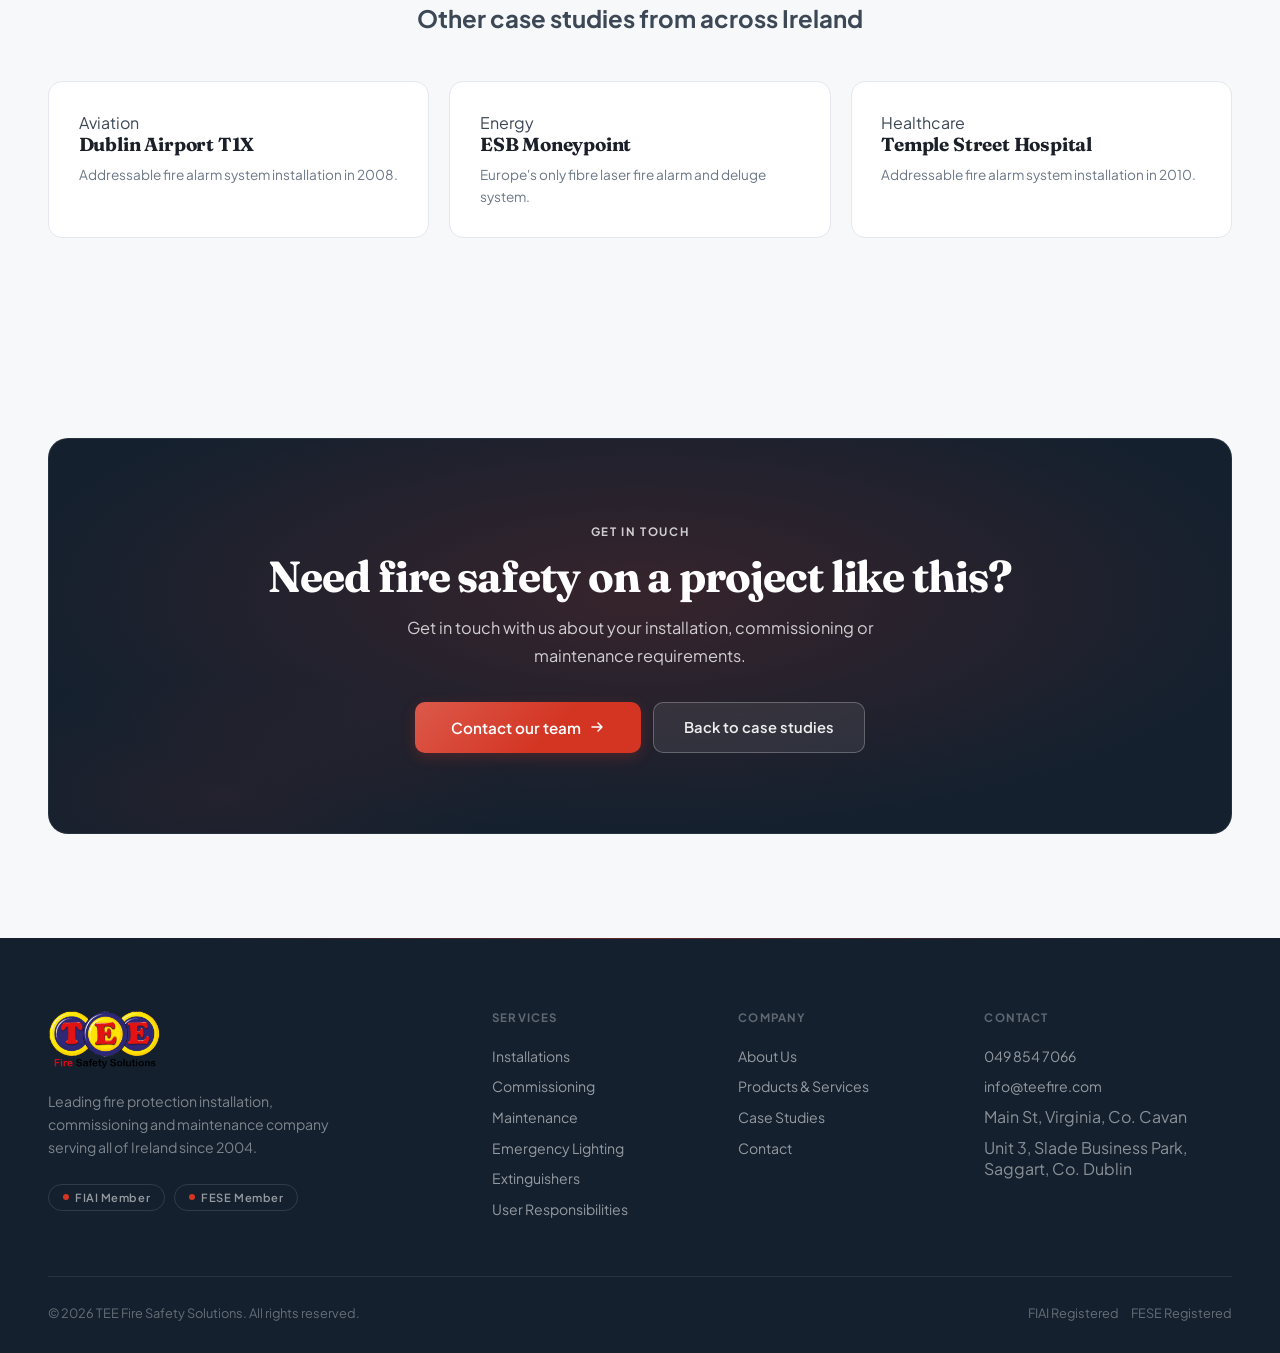
<file: project-croke-park.html>
<!DOCTYPE html>
<html lang="en">
<head>
<meta charset="UTF-8">
<meta name="viewport" content="width=device-width, initial-scale=1.0">
<title>Croke Park Fire Alarm Installation | TEE Fire Safety</title>
<meta name="description" content="TEE installed a new fire detection system in Croke Park in 2011 in a live stadium environment with no downtime to operations.">
<meta name="theme-color" content="#14202e">
<link rel="canonical" href="https://teefiresafetysolutions.ie/project-croke-park.html">
<meta property="og:type" content="article">
<meta property="og:title" content="Croke Park Fire Alarm Installation | TEE Fire Safety">
<meta property="og:description" content="TEE installed a new fire detection system in Croke Park in 2011 in a live stadium environment with no downtime to operations.">
<meta property="og:url" content="https://teefiresafetysolutions.ie/project-croke-park.html">
<meta property="og:image" content="https://teefiresafetysolutions.ie/images/hero-croke-park.jpg">
<meta name="twitter:card" content="summary_large_image">
<link rel="preconnect" href="https://fonts.googleapis.com">
<link rel="preconnect" href="https://fonts.gstatic.com" crossorigin>
<link href="https://fonts.googleapis.com/css2?family=Plus+Jakarta+Sans:wght@300;400;500;600;700;800&family=Fraunces:ital,wght@0,700;1,700&display=swap" rel="stylesheet">
<link rel="preload" as="image" href="images/hero-croke-park.jpg">
<link rel="stylesheet" href="styles.css">
<script type="application/ld+json">
{
  "@context": "https://schema.org",
  "@type": "CreativeWork",
  "name": "Stadiums case study, TEE Fire Safety",
  "url": "https://teefiresafetysolutions.ie/project-croke-park.html",
  "image": "https://teefiresafetysolutions.ie/images/hero-croke-park.jpg",
  "publisher": {
    "@type": "LocalBusiness",
    "name": "TEE Fire Safety Solutions",
    "url": "https://teefiresafetysolutions.ie/"
  }
}
</script>
</head>
<body>

<a href="#main" class="skip-link">Skip to main content</a>
<div class="scroll-progress" aria-hidden="true"></div>

<nav class="site-nav">
  <a href="index.html" class="logo" aria-label="TEE Fire Safety Solutions home">
    <div class="logo-icon"><img src="images/teelogo.png" alt="TEE Fire Safety Solutions"></div>
    <span class="logo-text">TEE Fire Safety Solutions</span>
  </a>
  <ul class="nav-links">
    <li><a href="index.html">Home</a></li>
    <li><a href="about.html">About</a></li>
    <li><a href="products.html">Products</a></li>
    <li><a href="projects.html" class="active">Case Studies</a></li>
    <li><a href="contact.html">Contact</a></li>
  </ul>
  <div class="nav-actions">
    <a href="tel:0498547066" class="nav-phone" aria-label="Call us">
      <svg width="16" height="16" viewBox="0 0 24 24" fill="none"><path d="M22 16.9v3a2 2 0 01-2.2 2 19.8 19.8 0 01-8.6-3.1 19.5 19.5 0 01-6-6 19.8 19.8 0 01-3.1-8.7A2 2 0 014.1 2h3a2 2 0 012 1.7c.1.9.3 1.9.6 2.8a2 2 0 01-.5 2.1L8 9.9a16 16 0 006 6l1.3-1.3a2 2 0 012.1-.5c.9.3 1.9.5 2.8.6a2 2 0 011.8 2z" stroke="currentColor" stroke-width="1.7" stroke-linecap="round" stroke-linejoin="round"/></svg>
      049 854 7066
    </a>
    <a href="contact.html" class="nav-cta">
      <span class="nav-cta-text-full">Request a Quote</span>
      <svg width="14" height="14" viewBox="0 0 16 16" fill="none"><path d="M3 8h10M9 4l4 4-4 4" stroke="currentColor" stroke-width="1.8" stroke-linecap="round" stroke-linejoin="round"/></svg>
    </a>
  </div>
  <button class="nav-toggle" aria-label="Toggle menu" aria-expanded="false">
    <svg width="24" height="24" viewBox="0 0 24 24" fill="none" stroke="currentColor" stroke-width="2" stroke-linecap="round"><path d="M4 6h16M4 12h16M4 18h16"/></svg>
  </button>
</nav>

<main id="main">

<!-- PROJECT HERO -->
<section class="project-hero">
  <div class="project-hero-inner">
    <div class="project-hero-text" data-reveal>
      <div class="breadcrumb">
        <a href="index.html">Home</a>
        <svg width="12" height="12" viewBox="0 0 16 16" fill="none"><path d="M6 4l4 4-4 4" stroke="currentColor" stroke-width="1.5" stroke-linecap="round" stroke-linejoin="round"/></svg>
        <a href="projects.html">Case Studies</a>
        <svg width="12" height="12" viewBox="0 0 16 16" fill="none"><path d="M6 4l4 4-4 4" stroke="currentColor" stroke-width="1.5" stroke-linecap="round" stroke-linejoin="round"/></svg>
        <span>Stadiums</span>
      </div>
      <span class="project-tag">Stadiums</span>
      <h1>Croke <em>Park</em></h1>
      <p>TEE were involved in the installation of a new fire detection system in Croke Park in 2011.</p>
    </div>
    <div class="project-hero-visual" data-reveal>
      <img src="images/hero-croke-park.jpg" alt="Croke Park stadium" fetchpriority="high">
    </div>
  </div>
</section>

<!-- META BAR -->
<section class="meta-bar" data-reveal>
  <div class="meta-inner">
    <div class="meta-cell">
      <span class="meta-label">Client</span>
      <span class="meta-value">Croke Park</span>
    </div>
    <div class="meta-cell">
      <span class="meta-label">Sector</span>
      <span class="meta-value">Stadiums</span>
    </div>
    <div class="meta-cell">
      <span class="meta-label">Location</span>
      <span class="meta-value">Dublin</span>
    </div>
    <div class="meta-cell">
      <span class="meta-label">Scope</span>
      <span class="meta-value">New Fire Detection System</span>
    </div>
    <div class="meta-cell">
      <span class="meta-label">Year</span>
      <span class="meta-value">2011</span>
    </div>
  </div>
</section>

<!-- BODY -->
<section class="project-body-section">
  <div class="body-inner">
    <aside class="body-sidebar" data-reveal>
      <p class="section-label">Case Study</p>
      <h2>Croke Park</h2>
    </aside>
    <div class="body-content" data-reveal>
<p>TEE were involved in the installation of a new fire detection system in Croke Park in 2011.</p>
<p>The installation was carried out in a live stadium where TEE never incurred any downtime.</p>
<div class="pullquote">
  <p>TEE were involved in the installation of new fire detection system in Croke Park in 2011. Communications between client and contractor were always very satisfactory and we found them to be competent, reliable and efficient. There 100% quality Installation was carried out in a live Stadium Where we never occurred any downtime. His Staff were dilligant and very helpfull. I would have no problem recommending TEE For any Fire alarm works and will use them into the future.</p>
  <cite>Tony McGuinness, Stadium Safety Officer, Croke Park Stadium</cite>
</div>
    </div>
  </div>
</section>

<!-- RELATED -->
<section class="related-section">
  <div class="related-inner">
    <div class="related-header" data-reveal>
      <p class="section-label">More Case Studies</p>
      <h2>Other case studies from across Ireland</h2>
    </div>
    <div class="related-grid">
      <a href="project-dublin-airport.html" class="related-card">
        <span class="project-tag">Aviation</span>
        <h4>Dublin Airport T1X</h4>
        <p>Addressable fire alarm system installation in 2008.</p>
      </a>
      <a href="project-esb-moneypoint.html" class="related-card">
        <span class="project-tag">Energy</span>
        <h4>ESB Moneypoint</h4>
        <p>Europe's only fibre laser fire alarm and deluge system.</p>
      </a>
      <a href="project-temple-street.html" class="related-card">
        <span class="project-tag">Healthcare</span>
        <h4>Temple Street Hospital</h4>
        <p>Addressable fire alarm system installation in 2010.</p>
      </a>
    </div>
  </div>
</section>

<!-- CTA -->
<section class="cta-section alt">
  <div class="cta-inner">
    <div class="cta-banner dark" data-reveal>
      <p class="section-label">Get in Touch</p>
      <h2 class="section-title">Need fire safety on a project like this?</h2>
      <p class="section-desc">Get in touch with us about your installation, commissioning or maintenance requirements.</p>
      <div class="cta-banner-actions">
        <a href="contact.html" class="btn-primary">
          Contact our team
          <svg width="16" height="16" viewBox="0 0 16 16" fill="none"><path d="M3 8h10M9 4l4 4-4 4" stroke="currentColor" stroke-width="1.5" stroke-linecap="round" stroke-linejoin="round"/></svg>
        </a>
        <a href="projects.html" class="btn-secondary">Back to case studies</a>
      </div>
    </div>
  </div>
</section>

</main>

<footer>
  <div class="footer-inner">
    <div class="footer-brand">
      <a href="index.html" class="logo">
        <div class="logo-icon"><img src="images/teelogo.png" alt="TEE Fire Safety Solutions"></div>
        <span class="logo-text">Safety Solutions</span>
      </a>
      <p>Leading fire protection installation, commissioning and maintenance company serving all of Ireland since 2004.</p>
      <div class="footer-badges">
        <span class="footer-badge">FIAI Member</span>
        <span class="footer-badge">FESE Member</span>
      </div>
    </div>
    <div class="footer-col">
      <h4>Services</h4>
      <ul>
        <li><a href="products.html#installations">Installations</a></li>
        <li><a href="products.html#commissioning">Commissioning</a></li>
        <li><a href="products.html#maintenance">Maintenance</a></li>
        <li><a href="products.html#emergency-lighting">Emergency Lighting</a></li>
        <li><a href="products.html#extinguishers">Extinguishers</a></li>
        <li><a href="products.html#responsibilities">User Responsibilities</a></li>
      </ul>
    </div>
    <div class="footer-col">
      <h4>Company</h4>
      <ul>
        <li><a href="about.html">About Us</a></li>
        <li><a href="products.html">Products &amp; Services</a></li>
        <li><a href="projects.html">Case Studies</a></li>
        <li><a href="contact.html">Contact</a></li>
      </ul>
    </div>
    <div class="footer-col">
      <h4>Contact</h4>
      <ul>
        <li><a href="tel:0498547066">049 854 7066</a></li>
        <li><a href="mailto:info@teefire.com">info@teefire.com</a></li>
        <li>Main St, Virginia, Co. Cavan</li>
        <li>Unit 3, Slade Business Park, Saggart, Co. Dublin</li>
      </ul>
    </div>
  </div>
  <div class="footer-bottom">
    <span>&copy; <span data-year>2026</span> TEE Fire Safety Solutions. All rights reserved.</span>
    <div class="memberships">
      <span>FIAI Registered</span>
      <span>FESE Registered</span>
    </div>
  </div>
</footer>

<script src="main.js" defer></script>
</body>
</html>
</file>
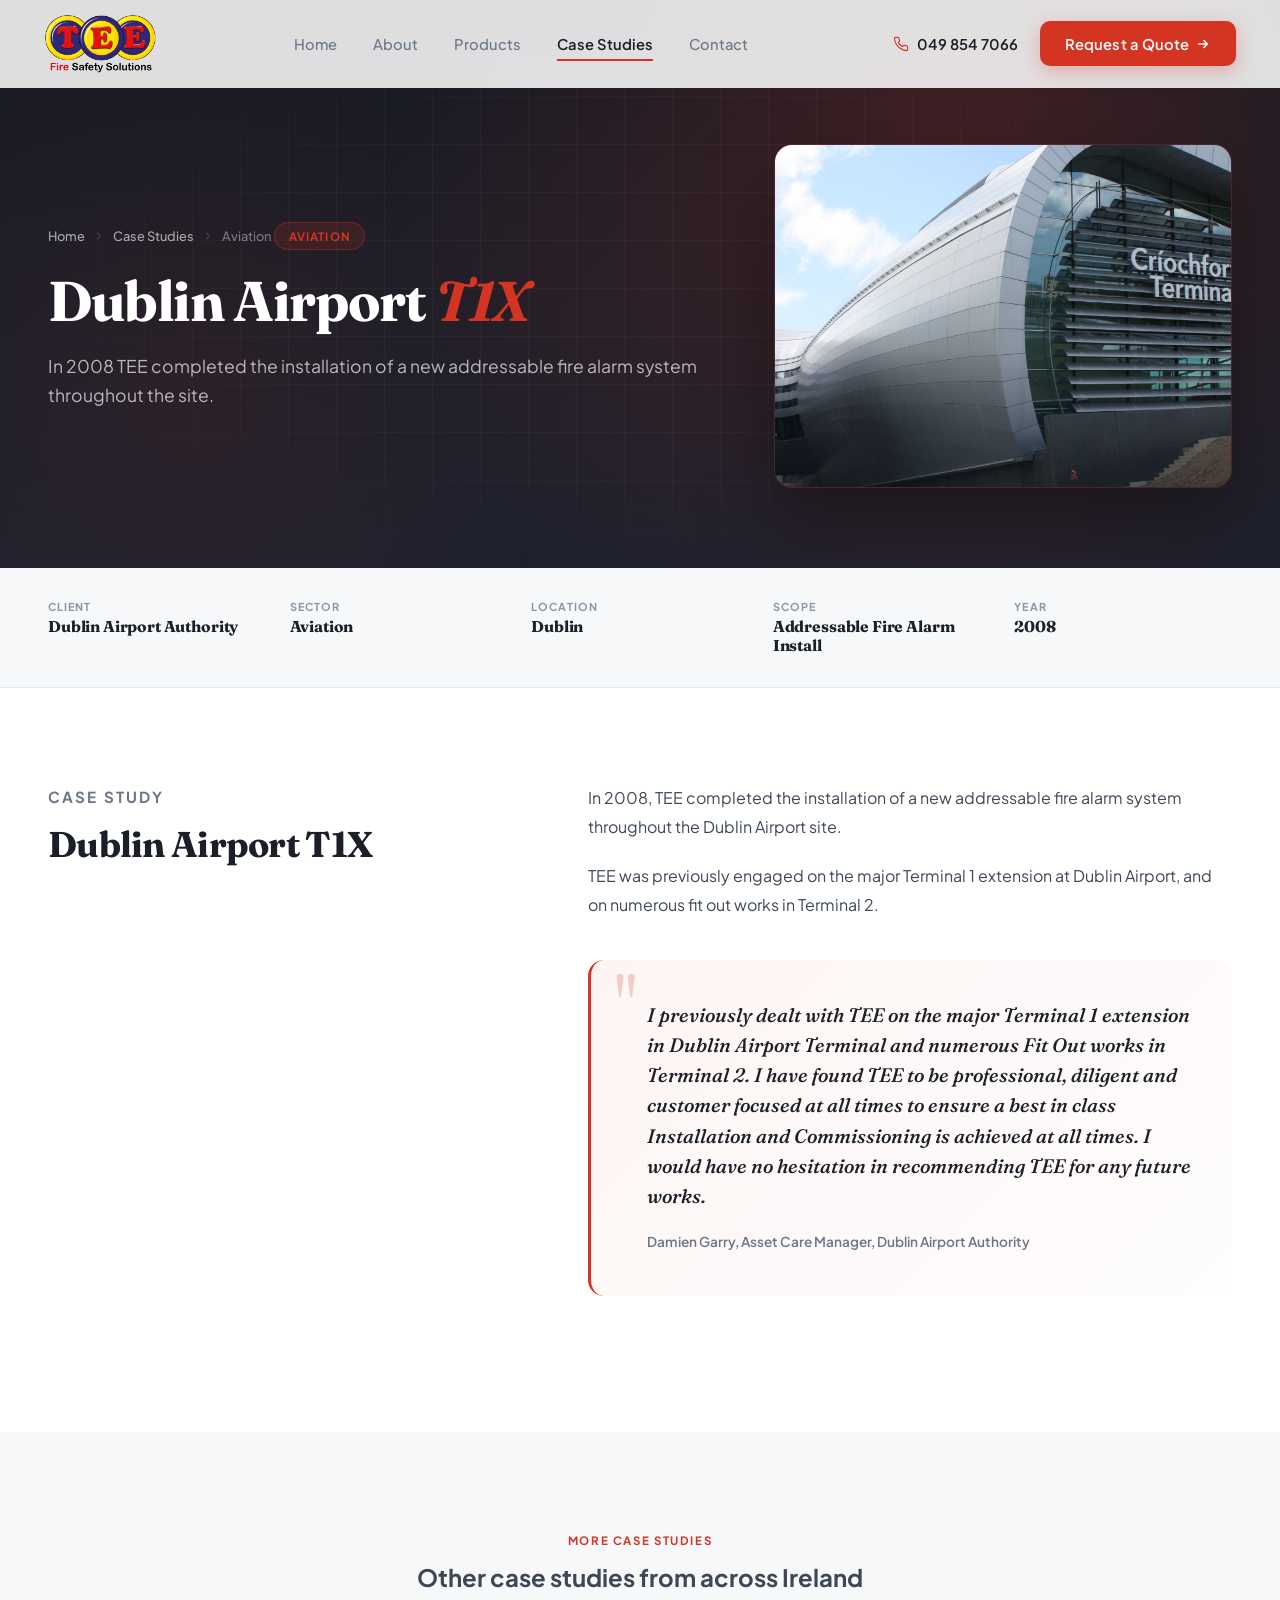
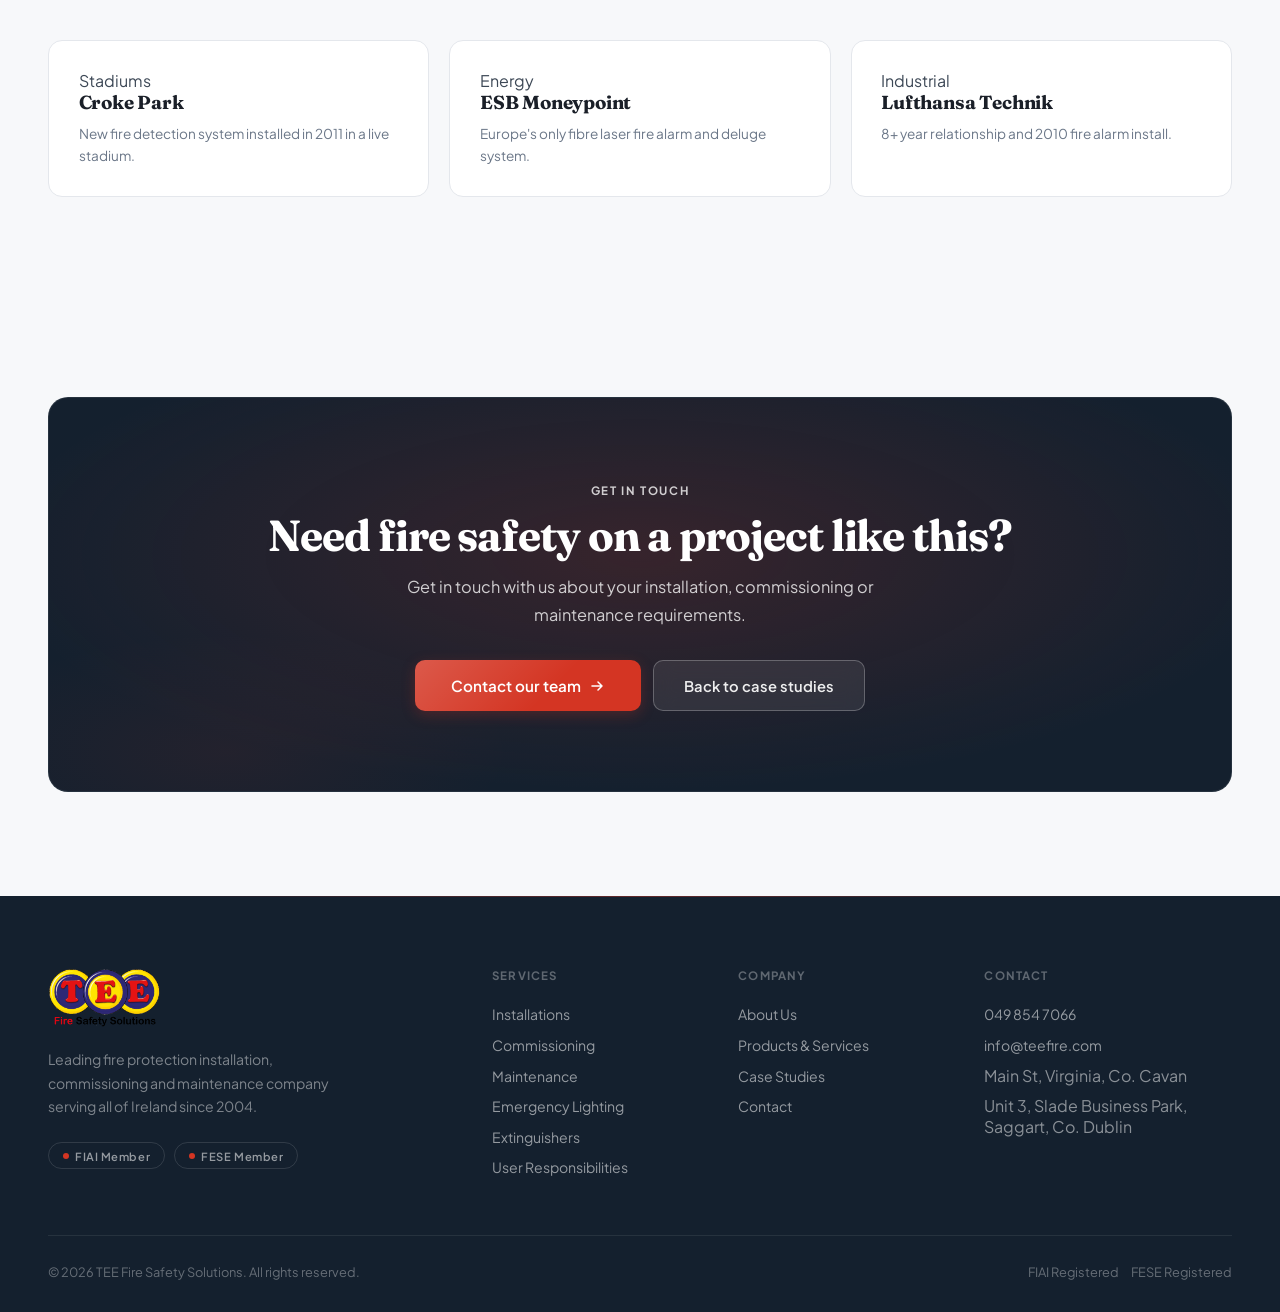
<file: project-dublin-airport.html>
<!DOCTYPE html>
<html lang="en">
<head>
<meta charset="UTF-8">
<meta name="viewport" content="width=device-width, initial-scale=1.0">
<title>Dublin Airport T1X Fire Alarm Installation | TEE Fire Safety</title>
<meta name="description" content="In 2008 TEE completed the installation of a new addressable fire alarm system throughout Dublin Airport. TEE worked on the major Terminal 1 extension and numerous fit out works in Terminal 2.">
<meta name="theme-color" content="#14202e">
<link rel="canonical" href="https://teefiresafetysolutions.ie/project-dublin-airport.html">
<meta property="og:type" content="article">
<meta property="og:title" content="Dublin Airport T1X Fire Alarm Installation | TEE Fire Safety">
<meta property="og:description" content="In 2008 TEE completed the installation of a new addressable fire alarm system throughout Dublin Airport. TEE worked on the major Terminal 1 extension and numerous fit out works in Terminal 2.">
<meta property="og:url" content="https://teefiresafetysolutions.ie/project-dublin-airport.html">
<meta property="og:image" content="https://teefiresafetysolutions.ie/images/hero-dublin-airport.jpg">
<meta name="twitter:card" content="summary_large_image">
<link rel="preconnect" href="https://fonts.googleapis.com">
<link rel="preconnect" href="https://fonts.gstatic.com" crossorigin>
<link href="https://fonts.googleapis.com/css2?family=Plus+Jakarta+Sans:wght@300;400;500;600;700;800&family=Fraunces:ital,wght@0,700;1,700&display=swap" rel="stylesheet">
<link rel="preload" as="image" href="images/hero-dublin-airport.jpg">
<link rel="stylesheet" href="styles.css">
<script type="application/ld+json">
{
  "@context": "https://schema.org",
  "@type": "CreativeWork",
  "name": "Aviation case study, TEE Fire Safety",
  "url": "https://teefiresafetysolutions.ie/project-dublin-airport.html",
  "image": "https://teefiresafetysolutions.ie/images/hero-dublin-airport.jpg",
  "publisher": {
    "@type": "LocalBusiness",
    "name": "TEE Fire Safety Solutions",
    "url": "https://teefiresafetysolutions.ie/"
  }
}
</script>
</head>
<body>

<a href="#main" class="skip-link">Skip to main content</a>
<div class="scroll-progress" aria-hidden="true"></div>

<nav class="site-nav">
  <a href="index.html" class="logo" aria-label="TEE Fire Safety Solutions home">
    <div class="logo-icon"><img src="images/teelogo.png" alt="TEE Fire Safety Solutions"></div>
    <span class="logo-text">TEE Fire Safety Solutions</span>
  </a>
  <ul class="nav-links">
    <li><a href="index.html">Home</a></li>
    <li><a href="about.html">About</a></li>
    <li><a href="products.html">Products</a></li>
    <li><a href="projects.html" class="active">Case Studies</a></li>
    <li><a href="contact.html">Contact</a></li>
  </ul>
  <div class="nav-actions">
    <a href="tel:0498547066" class="nav-phone" aria-label="Call us">
      <svg width="16" height="16" viewBox="0 0 24 24" fill="none"><path d="M22 16.9v3a2 2 0 01-2.2 2 19.8 19.8 0 01-8.6-3.1 19.5 19.5 0 01-6-6 19.8 19.8 0 01-3.1-8.7A2 2 0 014.1 2h3a2 2 0 012 1.7c.1.9.3 1.9.6 2.8a2 2 0 01-.5 2.1L8 9.9a16 16 0 006 6l1.3-1.3a2 2 0 012.1-.5c.9.3 1.9.5 2.8.6a2 2 0 011.8 2z" stroke="currentColor" stroke-width="1.7" stroke-linecap="round" stroke-linejoin="round"/></svg>
      049 854 7066
    </a>
    <a href="contact.html" class="nav-cta">
      <span class="nav-cta-text-full">Request a Quote</span>
      <svg width="14" height="14" viewBox="0 0 16 16" fill="none"><path d="M3 8h10M9 4l4 4-4 4" stroke="currentColor" stroke-width="1.8" stroke-linecap="round" stroke-linejoin="round"/></svg>
    </a>
  </div>
  <button class="nav-toggle" aria-label="Toggle menu" aria-expanded="false">
    <svg width="24" height="24" viewBox="0 0 24 24" fill="none" stroke="currentColor" stroke-width="2" stroke-linecap="round"><path d="M4 6h16M4 12h16M4 18h16"/></svg>
  </button>
</nav>

<main id="main">

<!-- PROJECT HERO -->
<section class="project-hero">
  <div class="project-hero-inner">
    <div class="project-hero-text" data-reveal>
      <div class="breadcrumb">
        <a href="index.html">Home</a>
        <svg width="12" height="12" viewBox="0 0 16 16" fill="none"><path d="M6 4l4 4-4 4" stroke="currentColor" stroke-width="1.5" stroke-linecap="round" stroke-linejoin="round"/></svg>
        <a href="projects.html">Case Studies</a>
        <svg width="12" height="12" viewBox="0 0 16 16" fill="none"><path d="M6 4l4 4-4 4" stroke="currentColor" stroke-width="1.5" stroke-linecap="round" stroke-linejoin="round"/></svg>
        <span>Aviation</span>
      </div>
      <span class="project-tag">Aviation</span>
      <h1>Dublin Airport <em>T1X</em></h1>
      <p>In 2008 TEE completed the installation of a new addressable fire alarm system throughout the site.</p>
    </div>
    <div class="project-hero-visual" data-reveal>
      <img src="images/hero-dublin-airport.jpg" alt="Dublin Airport Terminal" fetchpriority="high">
    </div>
  </div>
</section>

<!-- META BAR -->
<section class="meta-bar" data-reveal>
  <div class="meta-inner">
    <div class="meta-cell">
      <span class="meta-label">Client</span>
      <span class="meta-value">Dublin Airport Authority</span>
    </div>
    <div class="meta-cell">
      <span class="meta-label">Sector</span>
      <span class="meta-value">Aviation</span>
    </div>
    <div class="meta-cell">
      <span class="meta-label">Location</span>
      <span class="meta-value">Dublin</span>
    </div>
    <div class="meta-cell">
      <span class="meta-label">Scope</span>
      <span class="meta-value">Addressable Fire Alarm Install</span>
    </div>
    <div class="meta-cell">
      <span class="meta-label">Year</span>
      <span class="meta-value">2008</span>
    </div>
  </div>
</section>

<!-- BODY -->
<section class="project-body-section">
  <div class="body-inner">
    <aside class="body-sidebar" data-reveal>
      <p class="section-label">Case Study</p>
      <h2>Dublin Airport T1X</h2>
    </aside>
    <div class="body-content" data-reveal>
<p>In 2008, TEE completed the installation of a new addressable fire alarm system throughout the Dublin Airport site.</p>
<p>TEE was previously engaged on the major Terminal 1 extension at Dublin Airport, and on numerous fit out works in Terminal 2.</p>
<div class="pullquote">
  <p>I previously dealt with TEE on the major Terminal 1 extension in Dublin Airport Terminal and numerous Fit Out works in Terminal 2. I have found TEE to be professional, diligent and customer focused at all times to ensure a best in class Installation and Commissioning is achieved at all times. I would have no hesitation in recommending TEE for any future works.</p>
  <cite>Damien Garry, Asset Care Manager, Dublin Airport Authority</cite>
</div>
    </div>
  </div>
</section>

<!-- RELATED -->
<section class="related-section">
  <div class="related-inner">
    <div class="related-header" data-reveal>
      <p class="section-label">More Case Studies</p>
      <h2>Other case studies from across Ireland</h2>
    </div>
    <div class="related-grid">
      <a href="project-croke-park.html" class="related-card">
        <span class="project-tag">Stadiums</span>
        <h4>Croke Park</h4>
        <p>New fire detection system installed in 2011 in a live stadium.</p>
      </a>
      <a href="project-esb-moneypoint.html" class="related-card">
        <span class="project-tag">Energy</span>
        <h4>ESB Moneypoint</h4>
        <p>Europe's only fibre laser fire alarm and deluge system.</p>
      </a>
      <a href="project-lufthansa-technik.html" class="related-card">
        <span class="project-tag">Industrial</span>
        <h4>Lufthansa Technik</h4>
        <p>8+ year relationship and 2010 fire alarm install.</p>
      </a>
    </div>
  </div>
</section>

<!-- CTA -->
<section class="cta-section alt">
  <div class="cta-inner">
    <div class="cta-banner dark" data-reveal>
      <p class="section-label">Get in Touch</p>
      <h2 class="section-title">Need fire safety on a project like this?</h2>
      <p class="section-desc">Get in touch with us about your installation, commissioning or maintenance requirements.</p>
      <div class="cta-banner-actions">
        <a href="contact.html" class="btn-primary">
          Contact our team
          <svg width="16" height="16" viewBox="0 0 16 16" fill="none"><path d="M3 8h10M9 4l4 4-4 4" stroke="currentColor" stroke-width="1.5" stroke-linecap="round" stroke-linejoin="round"/></svg>
        </a>
        <a href="projects.html" class="btn-secondary">Back to case studies</a>
      </div>
    </div>
  </div>
</section>

</main>

<footer>
  <div class="footer-inner">
    <div class="footer-brand">
      <a href="index.html" class="logo">
        <div class="logo-icon"><img src="images/teelogo.png" alt="TEE Fire Safety Solutions"></div>
        <span class="logo-text">Safety Solutions</span>
      </a>
      <p>Leading fire protection installation, commissioning and maintenance company serving all of Ireland since 2004.</p>
      <div class="footer-badges">
        <span class="footer-badge">FIAI Member</span>
        <span class="footer-badge">FESE Member</span>
      </div>
    </div>
    <div class="footer-col">
      <h4>Services</h4>
      <ul>
        <li><a href="products.html#installations">Installations</a></li>
        <li><a href="products.html#commissioning">Commissioning</a></li>
        <li><a href="products.html#maintenance">Maintenance</a></li>
        <li><a href="products.html#emergency-lighting">Emergency Lighting</a></li>
        <li><a href="products.html#extinguishers">Extinguishers</a></li>
        <li><a href="products.html#responsibilities">User Responsibilities</a></li>
      </ul>
    </div>
    <div class="footer-col">
      <h4>Company</h4>
      <ul>
        <li><a href="about.html">About Us</a></li>
        <li><a href="products.html">Products &amp; Services</a></li>
        <li><a href="projects.html">Case Studies</a></li>
        <li><a href="contact.html">Contact</a></li>
      </ul>
    </div>
    <div class="footer-col">
      <h4>Contact</h4>
      <ul>
        <li><a href="tel:0498547066">049 854 7066</a></li>
        <li><a href="mailto:info@teefire.com">info@teefire.com</a></li>
        <li>Main St, Virginia, Co. Cavan</li>
        <li>Unit 3, Slade Business Park, Saggart, Co. Dublin</li>
      </ul>
    </div>
  </div>
  <div class="footer-bottom">
    <span>&copy; <span data-year>2026</span> TEE Fire Safety Solutions. All rights reserved.</span>
    <div class="memberships">
      <span>FIAI Registered</span>
      <span>FESE Registered</span>
    </div>
  </div>
</footer>

<script src="main.js" defer></script>
</body>
</html>
</file>
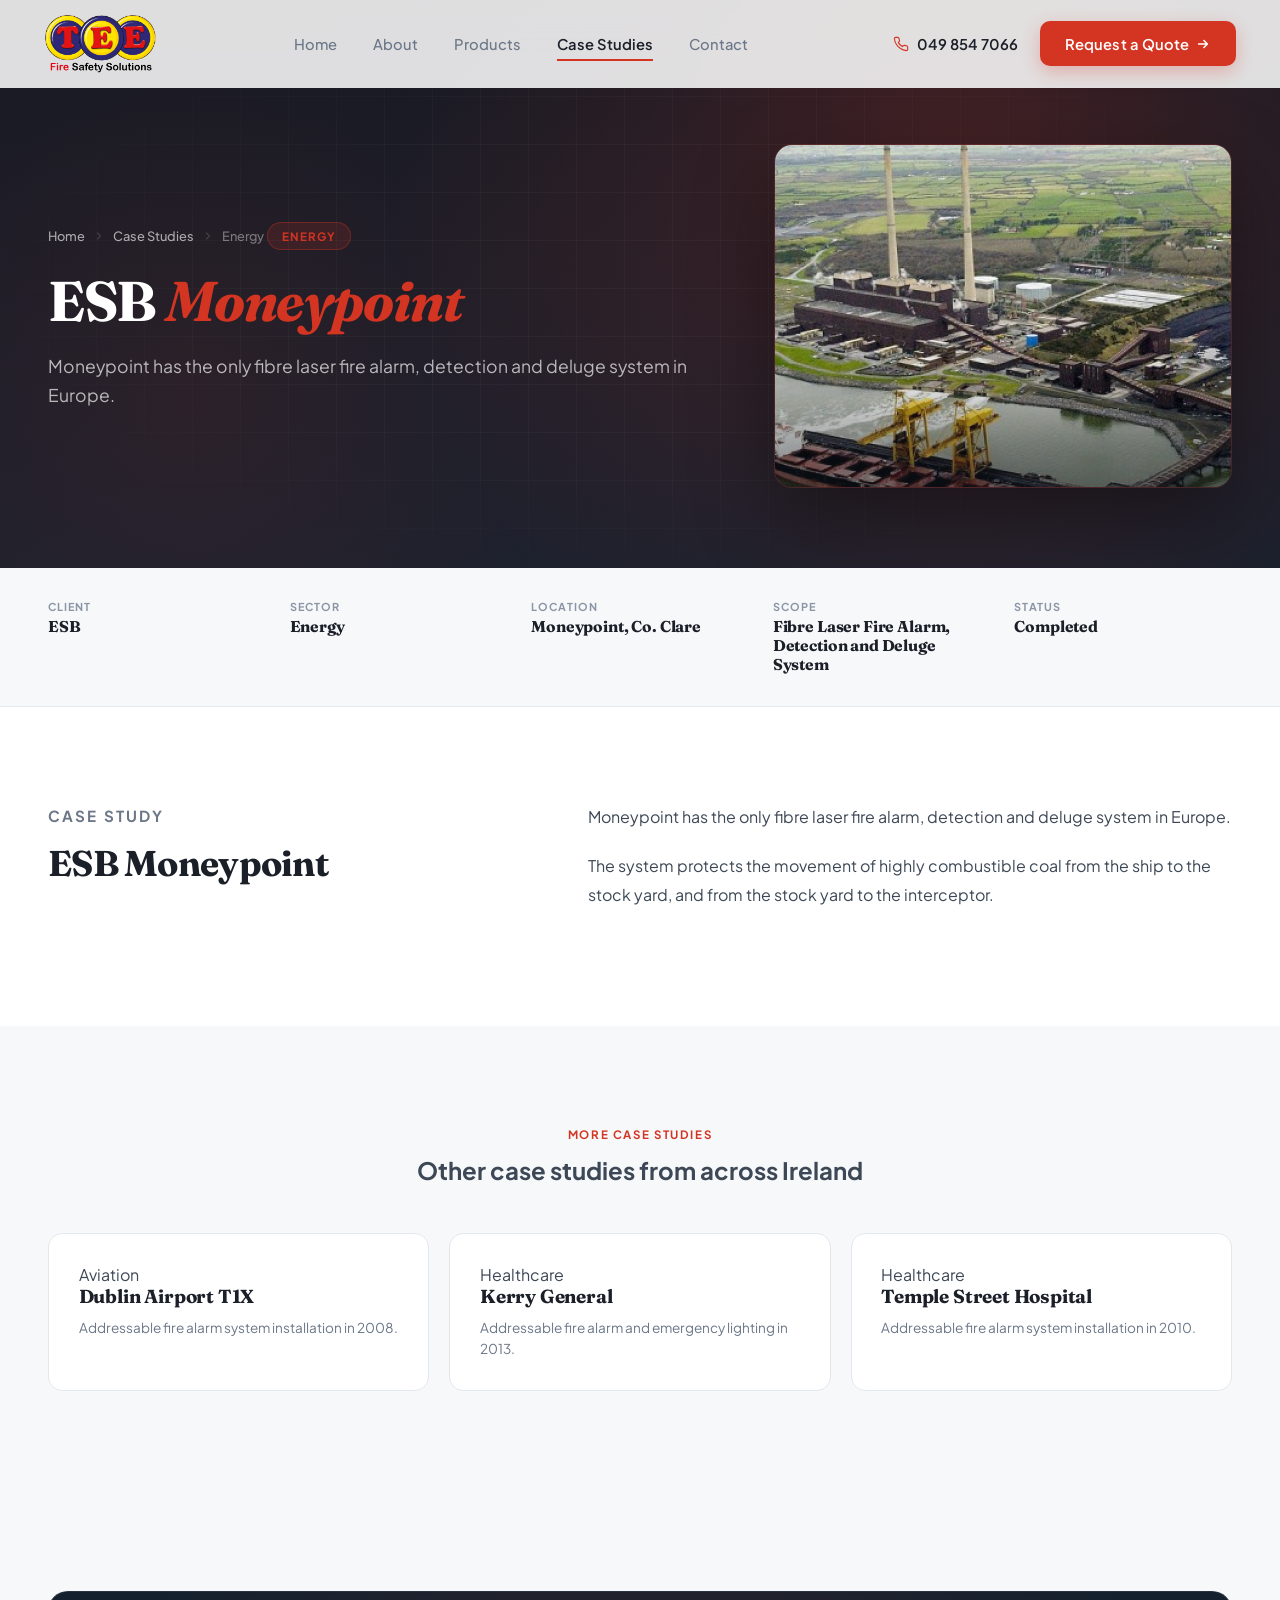
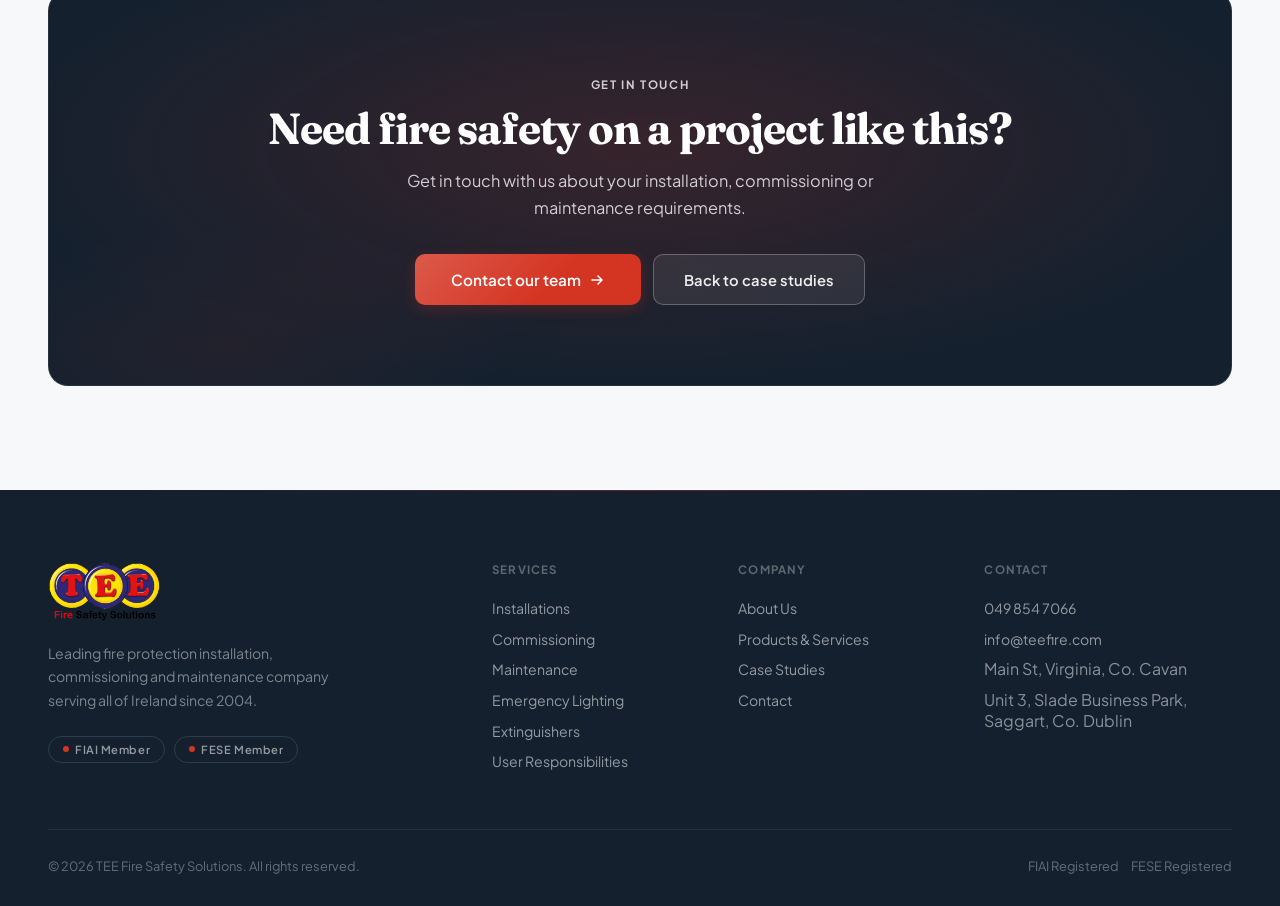
<file: project-esb-moneypoint.html>
<!DOCTYPE html>
<html lang="en">
<head>
<meta charset="UTF-8">
<meta name="viewport" content="width=device-width, initial-scale=1.0">
<title>ESB Moneypoint Fibre Laser Fire Alarm System | TEE Fire Safety</title>
<meta name="description" content="ESB Moneypoint has the only fibre laser fire alarm, detection and deluge system in Europe, protecting the movement of highly combustible coal from ship to stockyard.">
<meta name="theme-color" content="#14202e">
<link rel="canonical" href="https://teefiresafetysolutions.ie/project-esb-moneypoint.html">
<meta property="og:type" content="article">
<meta property="og:title" content="ESB Moneypoint Fibre Laser Fire Alarm System | TEE Fire Safety">
<meta property="og:description" content="ESB Moneypoint has the only fibre laser fire alarm, detection and deluge system in Europe, protecting the movement of highly combustible coal from ship to stockyard.">
<meta property="og:url" content="https://teefiresafetysolutions.ie/project-esb-moneypoint.html">
<meta property="og:image" content="https://teefiresafetysolutions.ie/images/hero-esb-moneypoint.jpg">
<meta name="twitter:card" content="summary_large_image">
<link rel="preconnect" href="https://fonts.googleapis.com">
<link rel="preconnect" href="https://fonts.gstatic.com" crossorigin>
<link href="https://fonts.googleapis.com/css2?family=Plus+Jakarta+Sans:wght@300;400;500;600;700;800&family=Fraunces:ital,wght@0,700;1,700&display=swap" rel="stylesheet">
<link rel="preload" as="image" href="images/hero-esb-moneypoint.jpg">
<link rel="stylesheet" href="styles.css">
<script type="application/ld+json">
{
  "@context": "https://schema.org",
  "@type": "CreativeWork",
  "name": "Energy case study, TEE Fire Safety",
  "url": "https://teefiresafetysolutions.ie/project-esb-moneypoint.html",
  "image": "https://teefiresafetysolutions.ie/images/hero-esb-moneypoint.jpg",
  "publisher": {
    "@type": "LocalBusiness",
    "name": "TEE Fire Safety Solutions",
    "url": "https://teefiresafetysolutions.ie/"
  }
}
</script>
</head>
<body>

<a href="#main" class="skip-link">Skip to main content</a>
<div class="scroll-progress" aria-hidden="true"></div>

<nav class="site-nav">
  <a href="index.html" class="logo" aria-label="TEE Fire Safety Solutions home">
    <div class="logo-icon"><img src="images/teelogo.png" alt="TEE Fire Safety Solutions"></div>
    <span class="logo-text">TEE Fire Safety Solutions</span>
  </a>
  <ul class="nav-links">
    <li><a href="index.html">Home</a></li>
    <li><a href="about.html">About</a></li>
    <li><a href="products.html">Products</a></li>
    <li><a href="projects.html" class="active">Case Studies</a></li>
    <li><a href="contact.html">Contact</a></li>
  </ul>
  <div class="nav-actions">
    <a href="tel:0498547066" class="nav-phone" aria-label="Call us">
      <svg width="16" height="16" viewBox="0 0 24 24" fill="none"><path d="M22 16.9v3a2 2 0 01-2.2 2 19.8 19.8 0 01-8.6-3.1 19.5 19.5 0 01-6-6 19.8 19.8 0 01-3.1-8.7A2 2 0 014.1 2h3a2 2 0 012 1.7c.1.9.3 1.9.6 2.8a2 2 0 01-.5 2.1L8 9.9a16 16 0 006 6l1.3-1.3a2 2 0 012.1-.5c.9.3 1.9.5 2.8.6a2 2 0 011.8 2z" stroke="currentColor" stroke-width="1.7" stroke-linecap="round" stroke-linejoin="round"/></svg>
      049 854 7066
    </a>
    <a href="contact.html" class="nav-cta">
      <span class="nav-cta-text-full">Request a Quote</span>
      <svg width="14" height="14" viewBox="0 0 16 16" fill="none"><path d="M3 8h10M9 4l4 4-4 4" stroke="currentColor" stroke-width="1.8" stroke-linecap="round" stroke-linejoin="round"/></svg>
    </a>
  </div>
  <button class="nav-toggle" aria-label="Toggle menu" aria-expanded="false">
    <svg width="24" height="24" viewBox="0 0 24 24" fill="none" stroke="currentColor" stroke-width="2" stroke-linecap="round"><path d="M4 6h16M4 12h16M4 18h16"/></svg>
  </button>
</nav>

<main id="main">

<!-- PROJECT HERO -->
<section class="project-hero">
  <div class="project-hero-inner">
    <div class="project-hero-text" data-reveal>
      <div class="breadcrumb">
        <a href="index.html">Home</a>
        <svg width="12" height="12" viewBox="0 0 16 16" fill="none"><path d="M6 4l4 4-4 4" stroke="currentColor" stroke-width="1.5" stroke-linecap="round" stroke-linejoin="round"/></svg>
        <a href="projects.html">Case Studies</a>
        <svg width="12" height="12" viewBox="0 0 16 16" fill="none"><path d="M6 4l4 4-4 4" stroke="currentColor" stroke-width="1.5" stroke-linecap="round" stroke-linejoin="round"/></svg>
        <span>Energy</span>
      </div>
      <span class="project-tag">Energy</span>
      <h1>ESB <em>Moneypoint</em></h1>
      <p>Moneypoint has the only fibre laser fire alarm, detection and deluge system in Europe.</p>
    </div>
    <div class="project-hero-visual" data-reveal>
      <img src="images/hero-esb-moneypoint.jpg" alt="ESB Moneypoint Power Station" fetchpriority="high">
    </div>
  </div>
</section>

<!-- META BAR -->
<section class="meta-bar" data-reveal>
  <div class="meta-inner">
    <div class="meta-cell">
      <span class="meta-label">Client</span>
      <span class="meta-value">ESB</span>
    </div>
    <div class="meta-cell">
      <span class="meta-label">Sector</span>
      <span class="meta-value">Energy</span>
    </div>
    <div class="meta-cell">
      <span class="meta-label">Location</span>
      <span class="meta-value">Moneypoint, Co. Clare</span>
    </div>
    <div class="meta-cell">
      <span class="meta-label">Scope</span>
      <span class="meta-value">Fibre Laser Fire Alarm, Detection and Deluge System</span>
    </div>
    <div class="meta-cell">
      <span class="meta-label">Status</span>
      <span class="meta-value">Completed</span>
    </div>
  </div>
</section>

<!-- BODY -->
<section class="project-body-section">
  <div class="body-inner">
    <aside class="body-sidebar" data-reveal>
      <p class="section-label">Case Study</p>
      <h2>ESB Moneypoint</h2>
    </aside>
    <div class="body-content" data-reveal>
<p>Moneypoint has the only fibre laser fire alarm, detection and deluge system in Europe.</p>
<p>The system protects the movement of highly combustible coal from the ship to the stock yard, and from the stock yard to the interceptor.</p>
    </div>
  </div>
</section>

<!-- RELATED -->
<section class="related-section">
  <div class="related-inner">
    <div class="related-header" data-reveal>
      <p class="section-label">More Case Studies</p>
      <h2>Other case studies from across Ireland</h2>
    </div>
    <div class="related-grid">
      <a href="project-dublin-airport.html" class="related-card">
        <span class="project-tag">Aviation</span>
        <h4>Dublin Airport T1X</h4>
        <p>Addressable fire alarm system installation in 2008.</p>
      </a>
      <a href="project-kerry-general.html" class="related-card">
        <span class="project-tag">Healthcare</span>
        <h4>Kerry General</h4>
        <p>Addressable fire alarm and emergency lighting in 2013.</p>
      </a>
      <a href="project-temple-street.html" class="related-card">
        <span class="project-tag">Healthcare</span>
        <h4>Temple Street Hospital</h4>
        <p>Addressable fire alarm system installation in 2010.</p>
      </a>
    </div>
  </div>
</section>

<!-- CTA -->
<section class="cta-section alt">
  <div class="cta-inner">
    <div class="cta-banner dark" data-reveal>
      <p class="section-label">Get in Touch</p>
      <h2 class="section-title">Need fire safety on a project like this?</h2>
      <p class="section-desc">Get in touch with us about your installation, commissioning or maintenance requirements.</p>
      <div class="cta-banner-actions">
        <a href="contact.html" class="btn-primary">
          Contact our team
          <svg width="16" height="16" viewBox="0 0 16 16" fill="none"><path d="M3 8h10M9 4l4 4-4 4" stroke="currentColor" stroke-width="1.5" stroke-linecap="round" stroke-linejoin="round"/></svg>
        </a>
        <a href="projects.html" class="btn-secondary">Back to case studies</a>
      </div>
    </div>
  </div>
</section>

</main>

<footer>
  <div class="footer-inner">
    <div class="footer-brand">
      <a href="index.html" class="logo">
        <div class="logo-icon"><img src="images/teelogo.png" alt="TEE Fire Safety Solutions"></div>
        <span class="logo-text">Safety Solutions</span>
      </a>
      <p>Leading fire protection installation, commissioning and maintenance company serving all of Ireland since 2004.</p>
      <div class="footer-badges">
        <span class="footer-badge">FIAI Member</span>
        <span class="footer-badge">FESE Member</span>
      </div>
    </div>
    <div class="footer-col">
      <h4>Services</h4>
      <ul>
        <li><a href="products.html#installations">Installations</a></li>
        <li><a href="products.html#commissioning">Commissioning</a></li>
        <li><a href="products.html#maintenance">Maintenance</a></li>
        <li><a href="products.html#emergency-lighting">Emergency Lighting</a></li>
        <li><a href="products.html#extinguishers">Extinguishers</a></li>
        <li><a href="products.html#responsibilities">User Responsibilities</a></li>
      </ul>
    </div>
    <div class="footer-col">
      <h4>Company</h4>
      <ul>
        <li><a href="about.html">About Us</a></li>
        <li><a href="products.html">Products &amp; Services</a></li>
        <li><a href="projects.html">Case Studies</a></li>
        <li><a href="contact.html">Contact</a></li>
      </ul>
    </div>
    <div class="footer-col">
      <h4>Contact</h4>
      <ul>
        <li><a href="tel:0498547066">049 854 7066</a></li>
        <li><a href="mailto:info@teefire.com">info@teefire.com</a></li>
        <li>Main St, Virginia, Co. Cavan</li>
        <li>Unit 3, Slade Business Park, Saggart, Co. Dublin</li>
      </ul>
    </div>
  </div>
  <div class="footer-bottom">
    <span>&copy; <span data-year>2026</span> TEE Fire Safety Solutions. All rights reserved.</span>
    <div class="memberships">
      <span>FIAI Registered</span>
      <span>FESE Registered</span>
    </div>
  </div>
</footer>

<script src="main.js" defer></script>
</body>
</html>
</file>
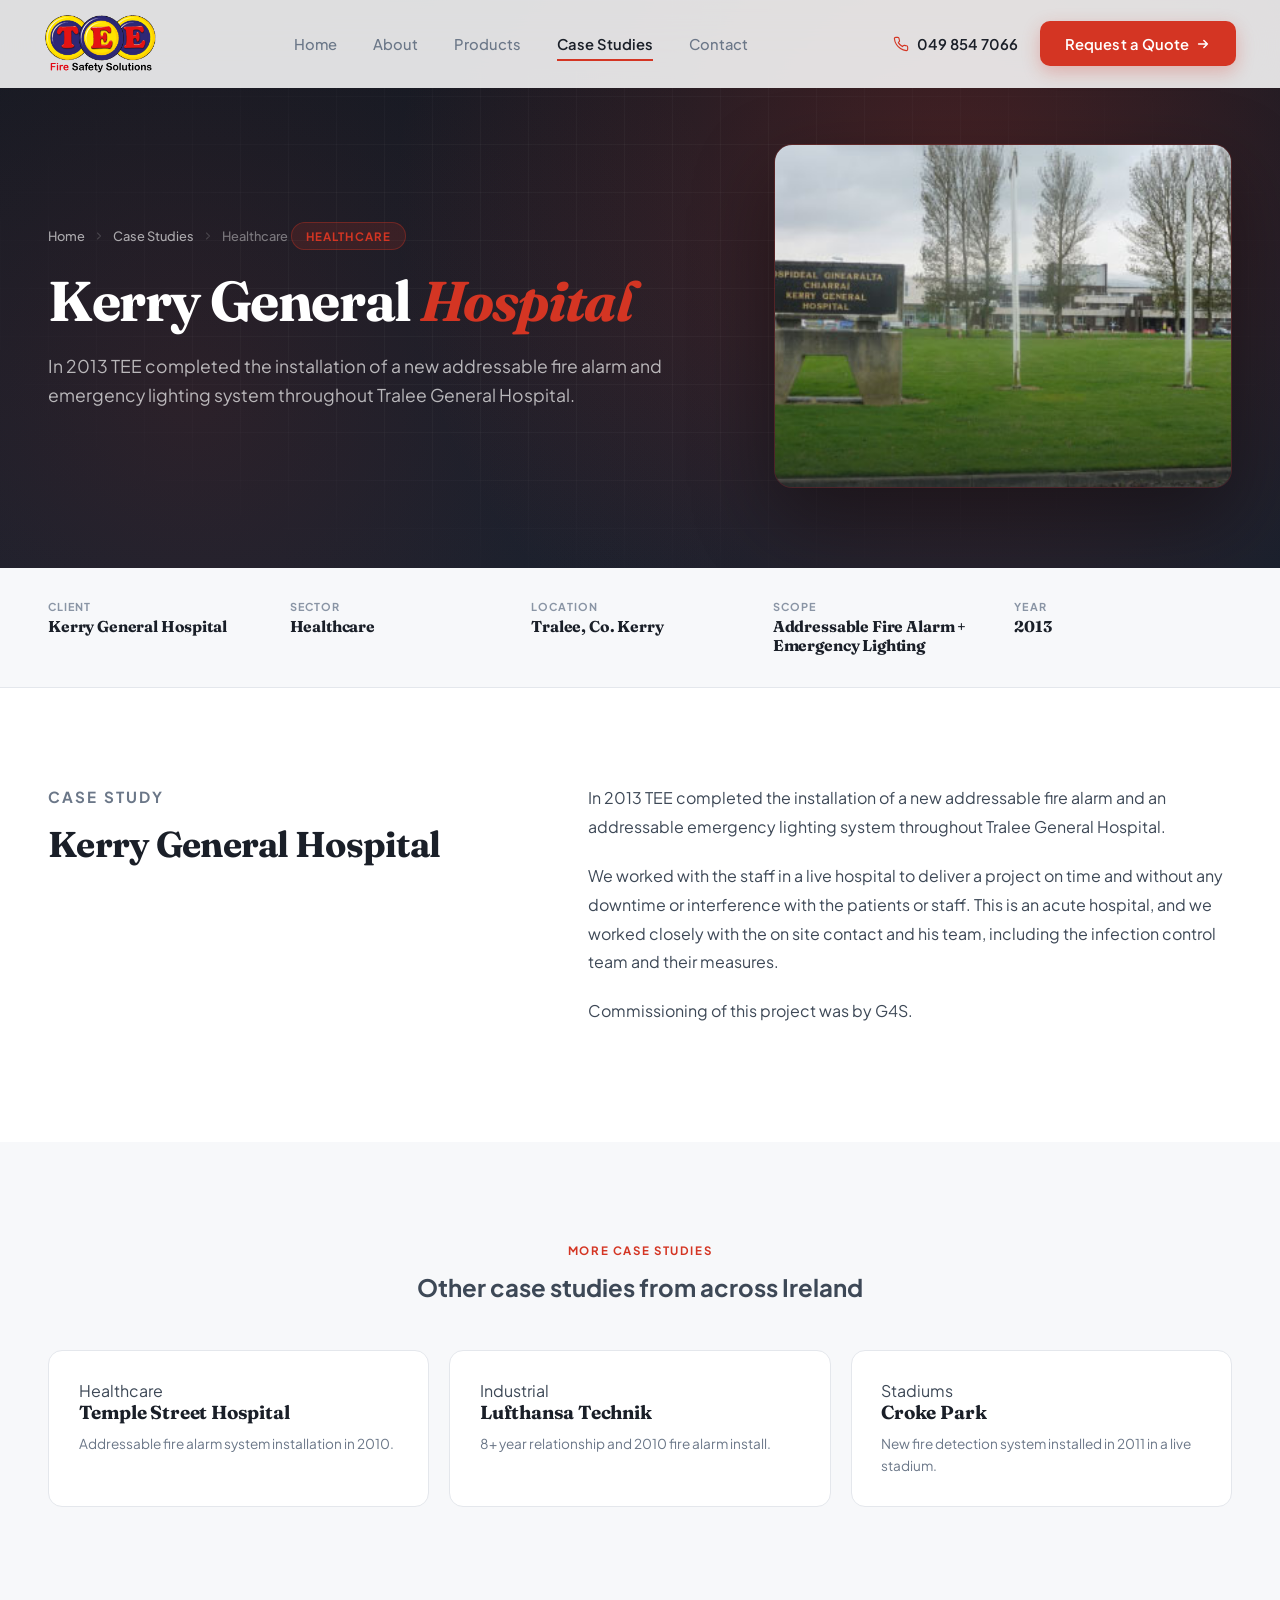
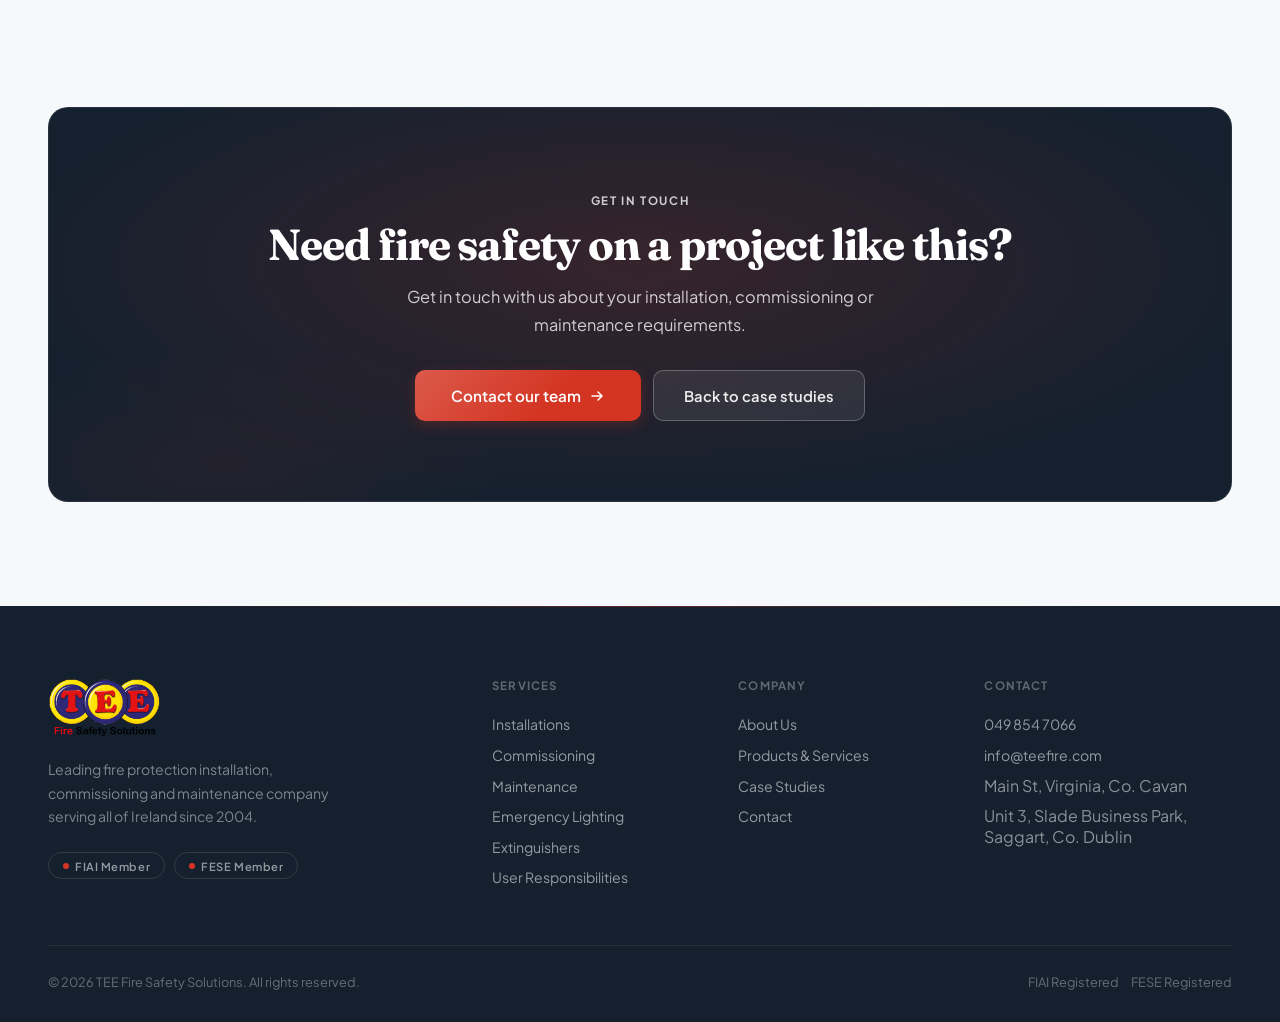
<file: project-kerry-general.html>
<!DOCTYPE html>
<html lang="en">
<head>
<meta charset="UTF-8">
<meta name="viewport" content="width=device-width, initial-scale=1.0">
<title>Kerry General Hospital Fire Alarm System | TEE Fire Safety</title>
<meta name="description" content="In 2013 TEE completed the installation of a new addressable fire alarm and addressable emergency lighting system throughout Tralee General Hospital, a live acute hospital. Commissioning was by G4S.">
<meta name="theme-color" content="#14202e">
<link rel="canonical" href="https://teefiresafetysolutions.ie/project-kerry-general.html">
<meta property="og:type" content="article">
<meta property="og:title" content="Kerry General Hospital Fire Alarm System | TEE Fire Safety">
<meta property="og:description" content="In 2013 TEE completed the installation of a new addressable fire alarm and addressable emergency lighting system throughout Tralee General Hospital, a live acute hospital. Commissioning was by G4S.">
<meta property="og:url" content="https://teefiresafetysolutions.ie/project-kerry-general.html">
<meta property="og:image" content="https://teefiresafetysolutions.ie/images/project-kerry-general.jpg">
<meta name="twitter:card" content="summary_large_image">
<link rel="preconnect" href="https://fonts.googleapis.com">
<link rel="preconnect" href="https://fonts.gstatic.com" crossorigin>
<link href="https://fonts.googleapis.com/css2?family=Plus+Jakarta+Sans:wght@300;400;500;600;700;800&family=Fraunces:ital,wght@0,700;1,700&display=swap" rel="stylesheet">
<link rel="preload" as="image" href="images/project-kerry-general.jpg">
<link rel="stylesheet" href="styles.css">
<script type="application/ld+json">
{
  "@context": "https://schema.org",
  "@type": "CreativeWork",
  "name": "Healthcare case study, TEE Fire Safety",
  "url": "https://teefiresafetysolutions.ie/project-kerry-general.html",
  "image": "https://teefiresafetysolutions.ie/images/project-kerry-general.jpg",
  "publisher": {
    "@type": "LocalBusiness",
    "name": "TEE Fire Safety Solutions",
    "url": "https://teefiresafetysolutions.ie/"
  }
}
</script>
</head>
<body>

<a href="#main" class="skip-link">Skip to main content</a>
<div class="scroll-progress" aria-hidden="true"></div>

<nav class="site-nav">
  <a href="index.html" class="logo" aria-label="TEE Fire Safety Solutions home">
    <div class="logo-icon"><img src="images/teelogo.png" alt="TEE Fire Safety Solutions"></div>
    <span class="logo-text">TEE Fire Safety Solutions</span>
  </a>
  <ul class="nav-links">
    <li><a href="index.html">Home</a></li>
    <li><a href="about.html">About</a></li>
    <li><a href="products.html">Products</a></li>
    <li><a href="projects.html" class="active">Case Studies</a></li>
    <li><a href="contact.html">Contact</a></li>
  </ul>
  <div class="nav-actions">
    <a href="tel:0498547066" class="nav-phone" aria-label="Call us">
      <svg width="16" height="16" viewBox="0 0 24 24" fill="none"><path d="M22 16.9v3a2 2 0 01-2.2 2 19.8 19.8 0 01-8.6-3.1 19.5 19.5 0 01-6-6 19.8 19.8 0 01-3.1-8.7A2 2 0 014.1 2h3a2 2 0 012 1.7c.1.9.3 1.9.6 2.8a2 2 0 01-.5 2.1L8 9.9a16 16 0 006 6l1.3-1.3a2 2 0 012.1-.5c.9.3 1.9.5 2.8.6a2 2 0 011.8 2z" stroke="currentColor" stroke-width="1.7" stroke-linecap="round" stroke-linejoin="round"/></svg>
      049 854 7066
    </a>
    <a href="contact.html" class="nav-cta">
      <span class="nav-cta-text-full">Request a Quote</span>
      <svg width="14" height="14" viewBox="0 0 16 16" fill="none"><path d="M3 8h10M9 4l4 4-4 4" stroke="currentColor" stroke-width="1.8" stroke-linecap="round" stroke-linejoin="round"/></svg>
    </a>
  </div>
  <button class="nav-toggle" aria-label="Toggle menu" aria-expanded="false">
    <svg width="24" height="24" viewBox="0 0 24 24" fill="none" stroke="currentColor" stroke-width="2" stroke-linecap="round"><path d="M4 6h16M4 12h16M4 18h16"/></svg>
  </button>
</nav>

<main id="main">

<!-- PROJECT HERO -->
<section class="project-hero">
  <div class="project-hero-inner">
    <div class="project-hero-text" data-reveal>
      <div class="breadcrumb">
        <a href="index.html">Home</a>
        <svg width="12" height="12" viewBox="0 0 16 16" fill="none"><path d="M6 4l4 4-4 4" stroke="currentColor" stroke-width="1.5" stroke-linecap="round" stroke-linejoin="round"/></svg>
        <a href="projects.html">Case Studies</a>
        <svg width="12" height="12" viewBox="0 0 16 16" fill="none"><path d="M6 4l4 4-4 4" stroke="currentColor" stroke-width="1.5" stroke-linecap="round" stroke-linejoin="round"/></svg>
        <span>Healthcare</span>
      </div>
      <span class="project-tag">Healthcare</span>
      <h1>Kerry General <em>Hospital</em></h1>
      <p>In 2013 TEE completed the installation of a new addressable fire alarm and emergency lighting system throughout Tralee General Hospital.</p>
    </div>
    <div class="project-hero-visual" data-reveal>
      <img src="images/project-kerry-general.jpg" alt="Kerry General Hospital" fetchpriority="high">
    </div>
  </div>
</section>

<!-- META BAR -->
<section class="meta-bar" data-reveal>
  <div class="meta-inner">
    <div class="meta-cell">
      <span class="meta-label">Client</span>
      <span class="meta-value">Kerry General Hospital</span>
    </div>
    <div class="meta-cell">
      <span class="meta-label">Sector</span>
      <span class="meta-value">Healthcare</span>
    </div>
    <div class="meta-cell">
      <span class="meta-label">Location</span>
      <span class="meta-value">Tralee, Co. Kerry</span>
    </div>
    <div class="meta-cell">
      <span class="meta-label">Scope</span>
      <span class="meta-value">Addressable Fire Alarm + Emergency Lighting</span>
    </div>
    <div class="meta-cell">
      <span class="meta-label">Year</span>
      <span class="meta-value">2013</span>
    </div>
  </div>
</section>

<!-- BODY -->
<section class="project-body-section">
  <div class="body-inner">
    <aside class="body-sidebar" data-reveal>
      <p class="section-label">Case Study</p>
      <h2>Kerry General Hospital</h2>
    </aside>
    <div class="body-content" data-reveal>
<p>In 2013 TEE completed the installation of a new addressable fire alarm and an addressable emergency lighting system throughout Tralee General Hospital.</p>
<p>We worked with the staff in a live hospital to deliver a project on time and without any downtime or interference with the patients or staff. This is an acute hospital, and we worked closely with the on site contact and his team, including the infection control team and their measures.</p>
<p>Commissioning of this project was by G4S.</p>
    </div>
  </div>
</section>

<!-- RELATED -->
<section class="related-section">
  <div class="related-inner">
    <div class="related-header" data-reveal>
      <p class="section-label">More Case Studies</p>
      <h2>Other case studies from across Ireland</h2>
    </div>
    <div class="related-grid">
      <a href="project-temple-street.html" class="related-card">
        <span class="project-tag">Healthcare</span>
        <h4>Temple Street Hospital</h4>
        <p>Addressable fire alarm system installation in 2010.</p>
      </a>
      <a href="project-lufthansa-technik.html" class="related-card">
        <span class="project-tag">Industrial</span>
        <h4>Lufthansa Technik</h4>
        <p>8+ year relationship and 2010 fire alarm install.</p>
      </a>
      <a href="project-croke-park.html" class="related-card">
        <span class="project-tag">Stadiums</span>
        <h4>Croke Park</h4>
        <p>New fire detection system installed in 2011 in a live stadium.</p>
      </a>
    </div>
  </div>
</section>

<!-- CTA -->
<section class="cta-section alt">
  <div class="cta-inner">
    <div class="cta-banner dark" data-reveal>
      <p class="section-label">Get in Touch</p>
      <h2 class="section-title">Need fire safety on a project like this?</h2>
      <p class="section-desc">Get in touch with us about your installation, commissioning or maintenance requirements.</p>
      <div class="cta-banner-actions">
        <a href="contact.html" class="btn-primary">
          Contact our team
          <svg width="16" height="16" viewBox="0 0 16 16" fill="none"><path d="M3 8h10M9 4l4 4-4 4" stroke="currentColor" stroke-width="1.5" stroke-linecap="round" stroke-linejoin="round"/></svg>
        </a>
        <a href="projects.html" class="btn-secondary">Back to case studies</a>
      </div>
    </div>
  </div>
</section>

</main>

<footer>
  <div class="footer-inner">
    <div class="footer-brand">
      <a href="index.html" class="logo">
        <div class="logo-icon"><img src="images/teelogo.png" alt="TEE Fire Safety Solutions"></div>
        <span class="logo-text">Safety Solutions</span>
      </a>
      <p>Leading fire protection installation, commissioning and maintenance company serving all of Ireland since 2004.</p>
      <div class="footer-badges">
        <span class="footer-badge">FIAI Member</span>
        <span class="footer-badge">FESE Member</span>
      </div>
    </div>
    <div class="footer-col">
      <h4>Services</h4>
      <ul>
        <li><a href="products.html#installations">Installations</a></li>
        <li><a href="products.html#commissioning">Commissioning</a></li>
        <li><a href="products.html#maintenance">Maintenance</a></li>
        <li><a href="products.html#emergency-lighting">Emergency Lighting</a></li>
        <li><a href="products.html#extinguishers">Extinguishers</a></li>
        <li><a href="products.html#responsibilities">User Responsibilities</a></li>
      </ul>
    </div>
    <div class="footer-col">
      <h4>Company</h4>
      <ul>
        <li><a href="about.html">About Us</a></li>
        <li><a href="products.html">Products &amp; Services</a></li>
        <li><a href="projects.html">Case Studies</a></li>
        <li><a href="contact.html">Contact</a></li>
      </ul>
    </div>
    <div class="footer-col">
      <h4>Contact</h4>
      <ul>
        <li><a href="tel:0498547066">049 854 7066</a></li>
        <li><a href="mailto:info@teefire.com">info@teefire.com</a></li>
        <li>Main St, Virginia, Co. Cavan</li>
        <li>Unit 3, Slade Business Park, Saggart, Co. Dublin</li>
      </ul>
    </div>
  </div>
  <div class="footer-bottom">
    <span>&copy; <span data-year>2026</span> TEE Fire Safety Solutions. All rights reserved.</span>
    <div class="memberships">
      <span>FIAI Registered</span>
      <span>FESE Registered</span>
    </div>
  </div>
</footer>

<script src="main.js" defer></script>
</body>
</html>
</file>
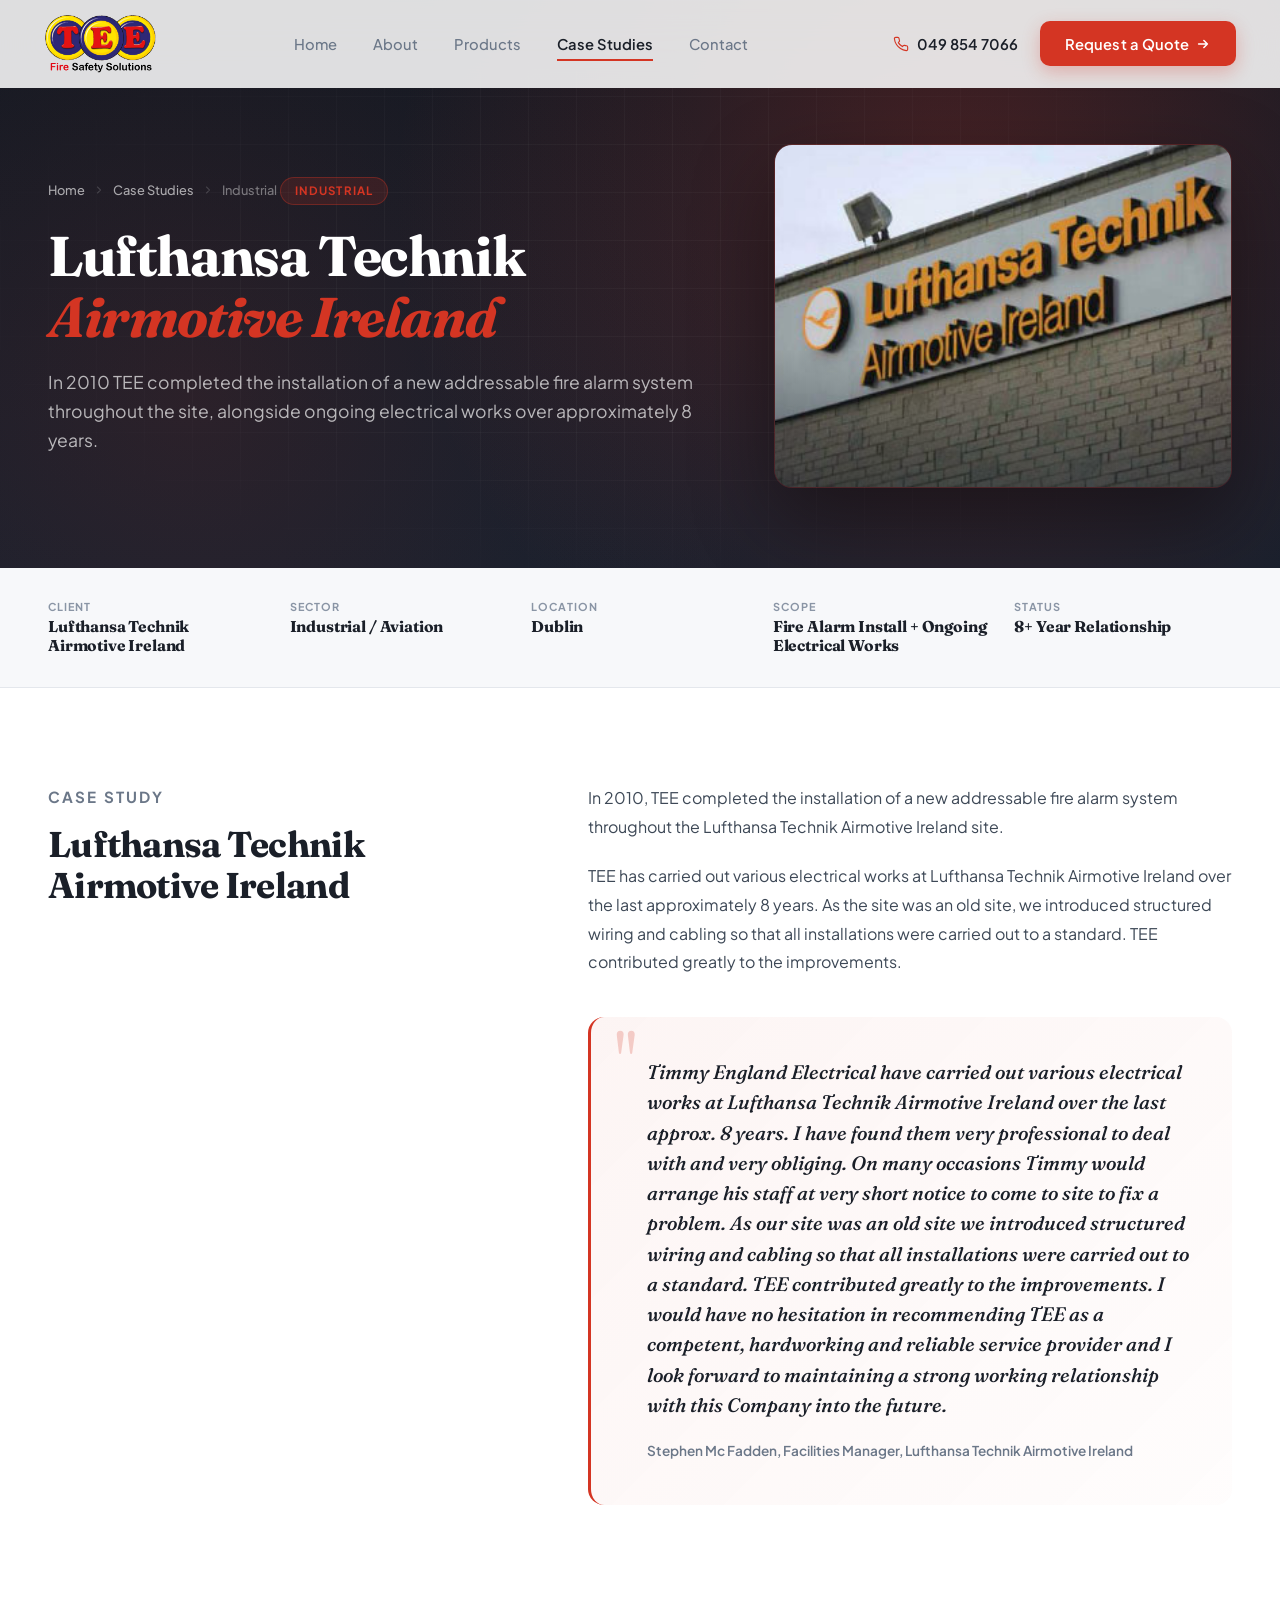
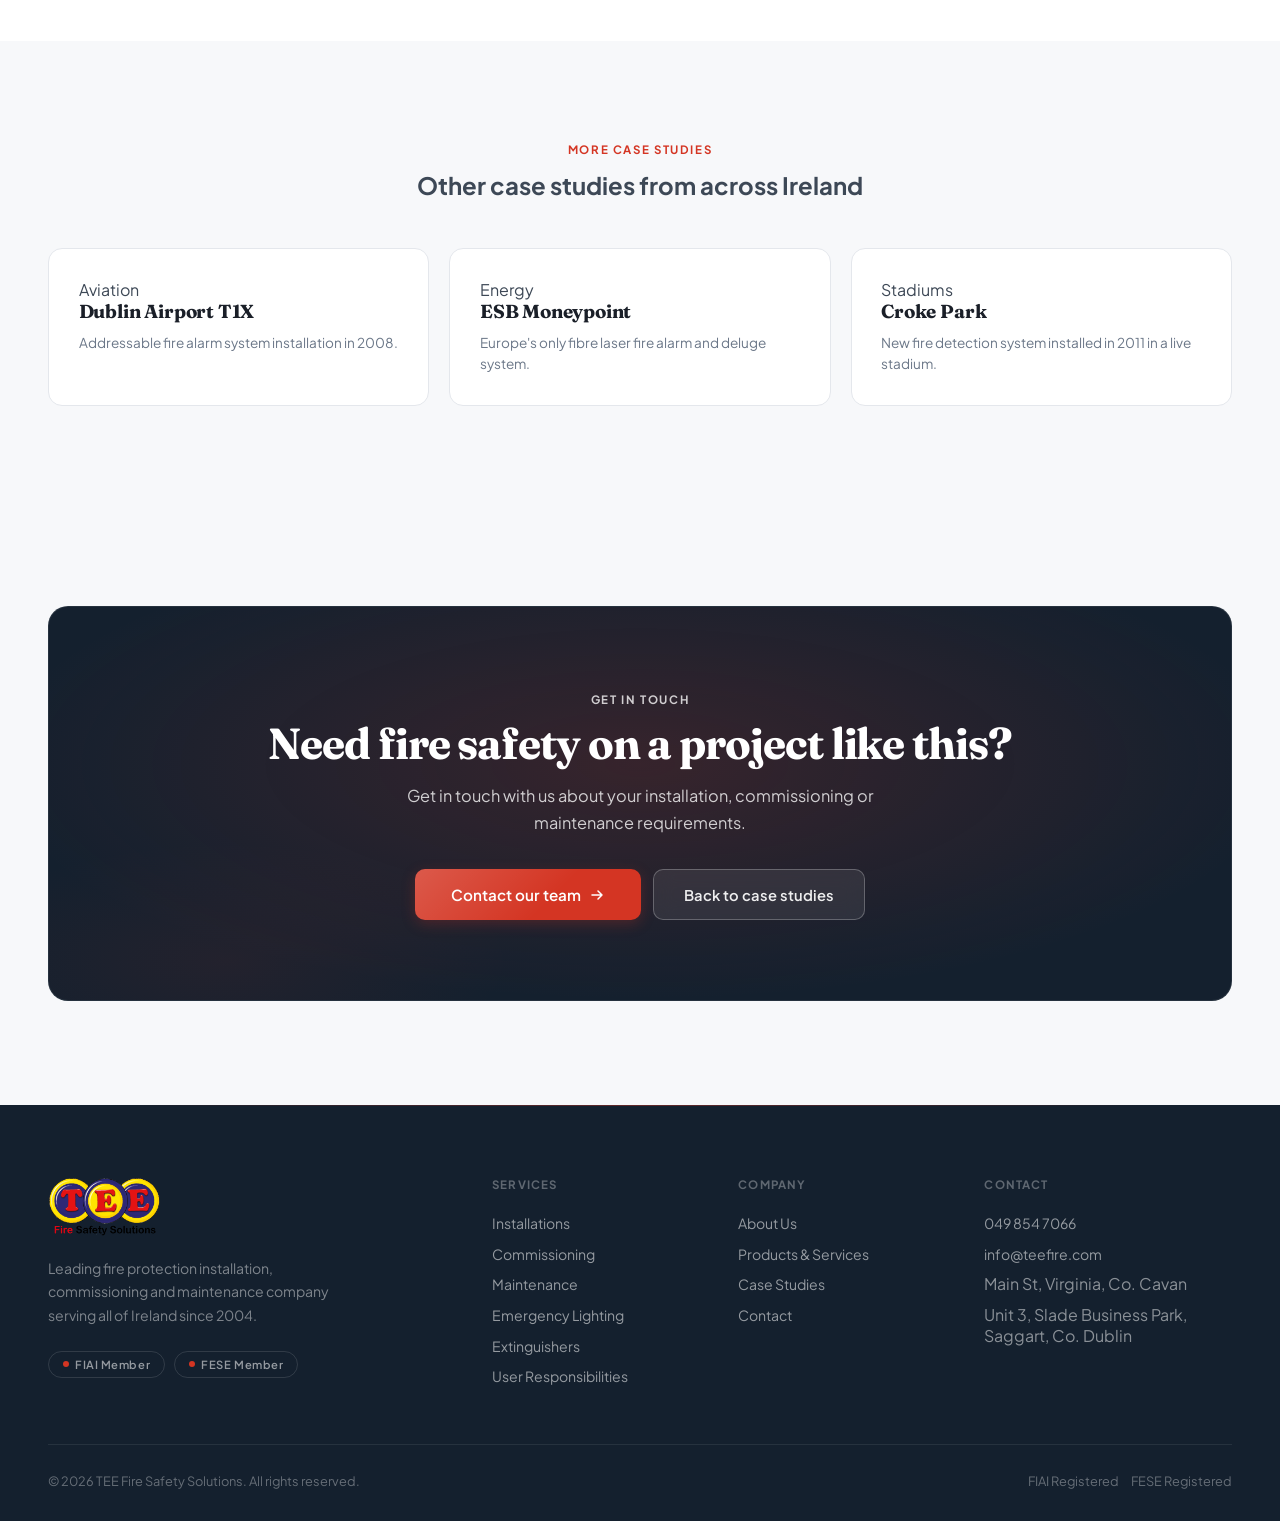
<file: project-lufthansa-technik.html>
<!DOCTYPE html>
<html lang="en">
<head>
<meta charset="UTF-8">
<meta name="viewport" content="width=device-width, initial-scale=1.0">
<title>Lufthansa Technik Airmotive Ireland | TEE Fire Safety</title>
<meta name="description" content="TEE has carried out various electrical works at Lufthansa Technik Airmotive Ireland over approximately 8 years, including a new addressable fire alarm system installation in 2010 and ongoing structured wiring and reactive works.">
<meta name="theme-color" content="#14202e">
<link rel="canonical" href="https://teefiresafetysolutions.ie/project-lufthansa-technik.html">
<meta property="og:type" content="article">
<meta property="og:title" content="Lufthansa Technik Airmotive Ireland | TEE Fire Safety">
<meta property="og:description" content="TEE has carried out various electrical works at Lufthansa Technik Airmotive Ireland over approximately 8 years, including a new addressable fire alarm system installation in 2010 and ongoing structured wiring and reactive works.">
<meta property="og:url" content="https://teefiresafetysolutions.ie/project-lufthansa-technik.html">
<meta property="og:image" content="https://teefiresafetysolutions.ie/images/project-lufthansa.jpg">
<meta name="twitter:card" content="summary_large_image">
<link rel="preconnect" href="https://fonts.googleapis.com">
<link rel="preconnect" href="https://fonts.gstatic.com" crossorigin>
<link href="https://fonts.googleapis.com/css2?family=Plus+Jakarta+Sans:wght@300;400;500;600;700;800&family=Fraunces:ital,wght@0,700;1,700&display=swap" rel="stylesheet">
<link rel="preload" as="image" href="images/project-lufthansa.jpg">
<link rel="stylesheet" href="styles.css">
<script type="application/ld+json">
{
  "@context": "https://schema.org",
  "@type": "CreativeWork",
  "name": "Industrial case study, TEE Fire Safety",
  "url": "https://teefiresafetysolutions.ie/project-lufthansa-technik.html",
  "image": "https://teefiresafetysolutions.ie/images/project-lufthansa.jpg",
  "publisher": {
    "@type": "LocalBusiness",
    "name": "TEE Fire Safety Solutions",
    "url": "https://teefiresafetysolutions.ie/"
  }
}
</script>
</head>
<body>

<a href="#main" class="skip-link">Skip to main content</a>
<div class="scroll-progress" aria-hidden="true"></div>

<nav class="site-nav">
  <a href="index.html" class="logo" aria-label="TEE Fire Safety Solutions home">
    <div class="logo-icon"><img src="images/teelogo.png" alt="TEE Fire Safety Solutions"></div>
    <span class="logo-text">TEE Fire Safety Solutions</span>
  </a>
  <ul class="nav-links">
    <li><a href="index.html">Home</a></li>
    <li><a href="about.html">About</a></li>
    <li><a href="products.html">Products</a></li>
    <li><a href="projects.html" class="active">Case Studies</a></li>
    <li><a href="contact.html">Contact</a></li>
  </ul>
  <div class="nav-actions">
    <a href="tel:0498547066" class="nav-phone" aria-label="Call us">
      <svg width="16" height="16" viewBox="0 0 24 24" fill="none"><path d="M22 16.9v3a2 2 0 01-2.2 2 19.8 19.8 0 01-8.6-3.1 19.5 19.5 0 01-6-6 19.8 19.8 0 01-3.1-8.7A2 2 0 014.1 2h3a2 2 0 012 1.7c.1.9.3 1.9.6 2.8a2 2 0 01-.5 2.1L8 9.9a16 16 0 006 6l1.3-1.3a2 2 0 012.1-.5c.9.3 1.9.5 2.8.6a2 2 0 011.8 2z" stroke="currentColor" stroke-width="1.7" stroke-linecap="round" stroke-linejoin="round"/></svg>
      049 854 7066
    </a>
    <a href="contact.html" class="nav-cta">
      <span class="nav-cta-text-full">Request a Quote</span>
      <svg width="14" height="14" viewBox="0 0 16 16" fill="none"><path d="M3 8h10M9 4l4 4-4 4" stroke="currentColor" stroke-width="1.8" stroke-linecap="round" stroke-linejoin="round"/></svg>
    </a>
  </div>
  <button class="nav-toggle" aria-label="Toggle menu" aria-expanded="false">
    <svg width="24" height="24" viewBox="0 0 24 24" fill="none" stroke="currentColor" stroke-width="2" stroke-linecap="round"><path d="M4 6h16M4 12h16M4 18h16"/></svg>
  </button>
</nav>

<main id="main">

<!-- PROJECT HERO -->
<section class="project-hero">
  <div class="project-hero-inner">
    <div class="project-hero-text" data-reveal>
      <div class="breadcrumb">
        <a href="index.html">Home</a>
        <svg width="12" height="12" viewBox="0 0 16 16" fill="none"><path d="M6 4l4 4-4 4" stroke="currentColor" stroke-width="1.5" stroke-linecap="round" stroke-linejoin="round"/></svg>
        <a href="projects.html">Case Studies</a>
        <svg width="12" height="12" viewBox="0 0 16 16" fill="none"><path d="M6 4l4 4-4 4" stroke="currentColor" stroke-width="1.5" stroke-linecap="round" stroke-linejoin="round"/></svg>
        <span>Industrial</span>
      </div>
      <span class="project-tag">Industrial</span>
      <h1>Lufthansa Technik <em>Airmotive Ireland</em></h1>
      <p>In 2010 TEE completed the installation of a new addressable fire alarm system throughout the site, alongside ongoing electrical works over approximately 8 years.</p>
    </div>
    <div class="project-hero-visual" data-reveal>
      <img src="images/project-lufthansa.jpg" alt="Lufthansa Technik Airmotive Ireland" fetchpriority="high">
    </div>
  </div>
</section>

<!-- META BAR -->
<section class="meta-bar" data-reveal>
  <div class="meta-inner">
    <div class="meta-cell">
      <span class="meta-label">Client</span>
      <span class="meta-value">Lufthansa Technik Airmotive Ireland</span>
    </div>
    <div class="meta-cell">
      <span class="meta-label">Sector</span>
      <span class="meta-value">Industrial / Aviation</span>
    </div>
    <div class="meta-cell">
      <span class="meta-label">Location</span>
      <span class="meta-value">Dublin</span>
    </div>
    <div class="meta-cell">
      <span class="meta-label">Scope</span>
      <span class="meta-value">Fire Alarm Install + Ongoing Electrical Works</span>
    </div>
    <div class="meta-cell">
      <span class="meta-label">Status</span>
      <span class="meta-value">8+ Year Relationship</span>
    </div>
  </div>
</section>

<!-- BODY -->
<section class="project-body-section">
  <div class="body-inner">
    <aside class="body-sidebar" data-reveal>
      <p class="section-label">Case Study</p>
      <h2>Lufthansa Technik Airmotive Ireland</h2>
    </aside>
    <div class="body-content" data-reveal>
<p>In 2010, TEE completed the installation of a new addressable fire alarm system throughout the Lufthansa Technik Airmotive Ireland site.</p>
<p>TEE has carried out various electrical works at Lufthansa Technik Airmotive Ireland over the last approximately 8 years. As the site was an old site, we introduced structured wiring and cabling so that all installations were carried out to a standard. TEE contributed greatly to the improvements.</p>
<div class="pullquote">
  <p>Timmy England Electrical have carried out various electrical works at Lufthansa Technik Airmotive Ireland over the last approx. 8 years. I have found them very professional to deal with and very obliging. On many occasions Timmy would arrange his staff at very short notice to come to site to fix a problem. As our site was an old site we introduced structured wiring and cabling so that all installations were carried out to a standard. TEE contributed greatly to the improvements. I would have no hesitation in recommending TEE as a competent, hardworking and reliable service provider and I look forward to maintaining a strong working relationship with this Company into the future.</p>
  <cite>Stephen Mc Fadden, Facilities Manager, Lufthansa Technik Airmotive Ireland</cite>
</div>
    </div>
  </div>
</section>

<!-- RELATED -->
<section class="related-section">
  <div class="related-inner">
    <div class="related-header" data-reveal>
      <p class="section-label">More Case Studies</p>
      <h2>Other case studies from across Ireland</h2>
    </div>
    <div class="related-grid">
      <a href="project-dublin-airport.html" class="related-card">
        <span class="project-tag">Aviation</span>
        <h4>Dublin Airport T1X</h4>
        <p>Addressable fire alarm system installation in 2008.</p>
      </a>
      <a href="project-esb-moneypoint.html" class="related-card">
        <span class="project-tag">Energy</span>
        <h4>ESB Moneypoint</h4>
        <p>Europe's only fibre laser fire alarm and deluge system.</p>
      </a>
      <a href="project-croke-park.html" class="related-card">
        <span class="project-tag">Stadiums</span>
        <h4>Croke Park</h4>
        <p>New fire detection system installed in 2011 in a live stadium.</p>
      </a>
    </div>
  </div>
</section>

<!-- CTA -->
<section class="cta-section alt">
  <div class="cta-inner">
    <div class="cta-banner dark" data-reveal>
      <p class="section-label">Get in Touch</p>
      <h2 class="section-title">Need fire safety on a project like this?</h2>
      <p class="section-desc">Get in touch with us about your installation, commissioning or maintenance requirements.</p>
      <div class="cta-banner-actions">
        <a href="contact.html" class="btn-primary">
          Contact our team
          <svg width="16" height="16" viewBox="0 0 16 16" fill="none"><path d="M3 8h10M9 4l4 4-4 4" stroke="currentColor" stroke-width="1.5" stroke-linecap="round" stroke-linejoin="round"/></svg>
        </a>
        <a href="projects.html" class="btn-secondary">Back to case studies</a>
      </div>
    </div>
  </div>
</section>

</main>

<footer>
  <div class="footer-inner">
    <div class="footer-brand">
      <a href="index.html" class="logo">
        <div class="logo-icon"><img src="images/teelogo.png" alt="TEE Fire Safety Solutions"></div>
        <span class="logo-text">Safety Solutions</span>
      </a>
      <p>Leading fire protection installation, commissioning and maintenance company serving all of Ireland since 2004.</p>
      <div class="footer-badges">
        <span class="footer-badge">FIAI Member</span>
        <span class="footer-badge">FESE Member</span>
      </div>
    </div>
    <div class="footer-col">
      <h4>Services</h4>
      <ul>
        <li><a href="products.html#installations">Installations</a></li>
        <li><a href="products.html#commissioning">Commissioning</a></li>
        <li><a href="products.html#maintenance">Maintenance</a></li>
        <li><a href="products.html#emergency-lighting">Emergency Lighting</a></li>
        <li><a href="products.html#extinguishers">Extinguishers</a></li>
        <li><a href="products.html#responsibilities">User Responsibilities</a></li>
      </ul>
    </div>
    <div class="footer-col">
      <h4>Company</h4>
      <ul>
        <li><a href="about.html">About Us</a></li>
        <li><a href="products.html">Products &amp; Services</a></li>
        <li><a href="projects.html">Case Studies</a></li>
        <li><a href="contact.html">Contact</a></li>
      </ul>
    </div>
    <div class="footer-col">
      <h4>Contact</h4>
      <ul>
        <li><a href="tel:0498547066">049 854 7066</a></li>
        <li><a href="mailto:info@teefire.com">info@teefire.com</a></li>
        <li>Main St, Virginia, Co. Cavan</li>
        <li>Unit 3, Slade Business Park, Saggart, Co. Dublin</li>
      </ul>
    </div>
  </div>
  <div class="footer-bottom">
    <span>&copy; <span data-year>2026</span> TEE Fire Safety Solutions. All rights reserved.</span>
    <div class="memberships">
      <span>FIAI Registered</span>
      <span>FESE Registered</span>
    </div>
  </div>
</footer>

<script src="main.js" defer></script>
</body>
</html>
</file>
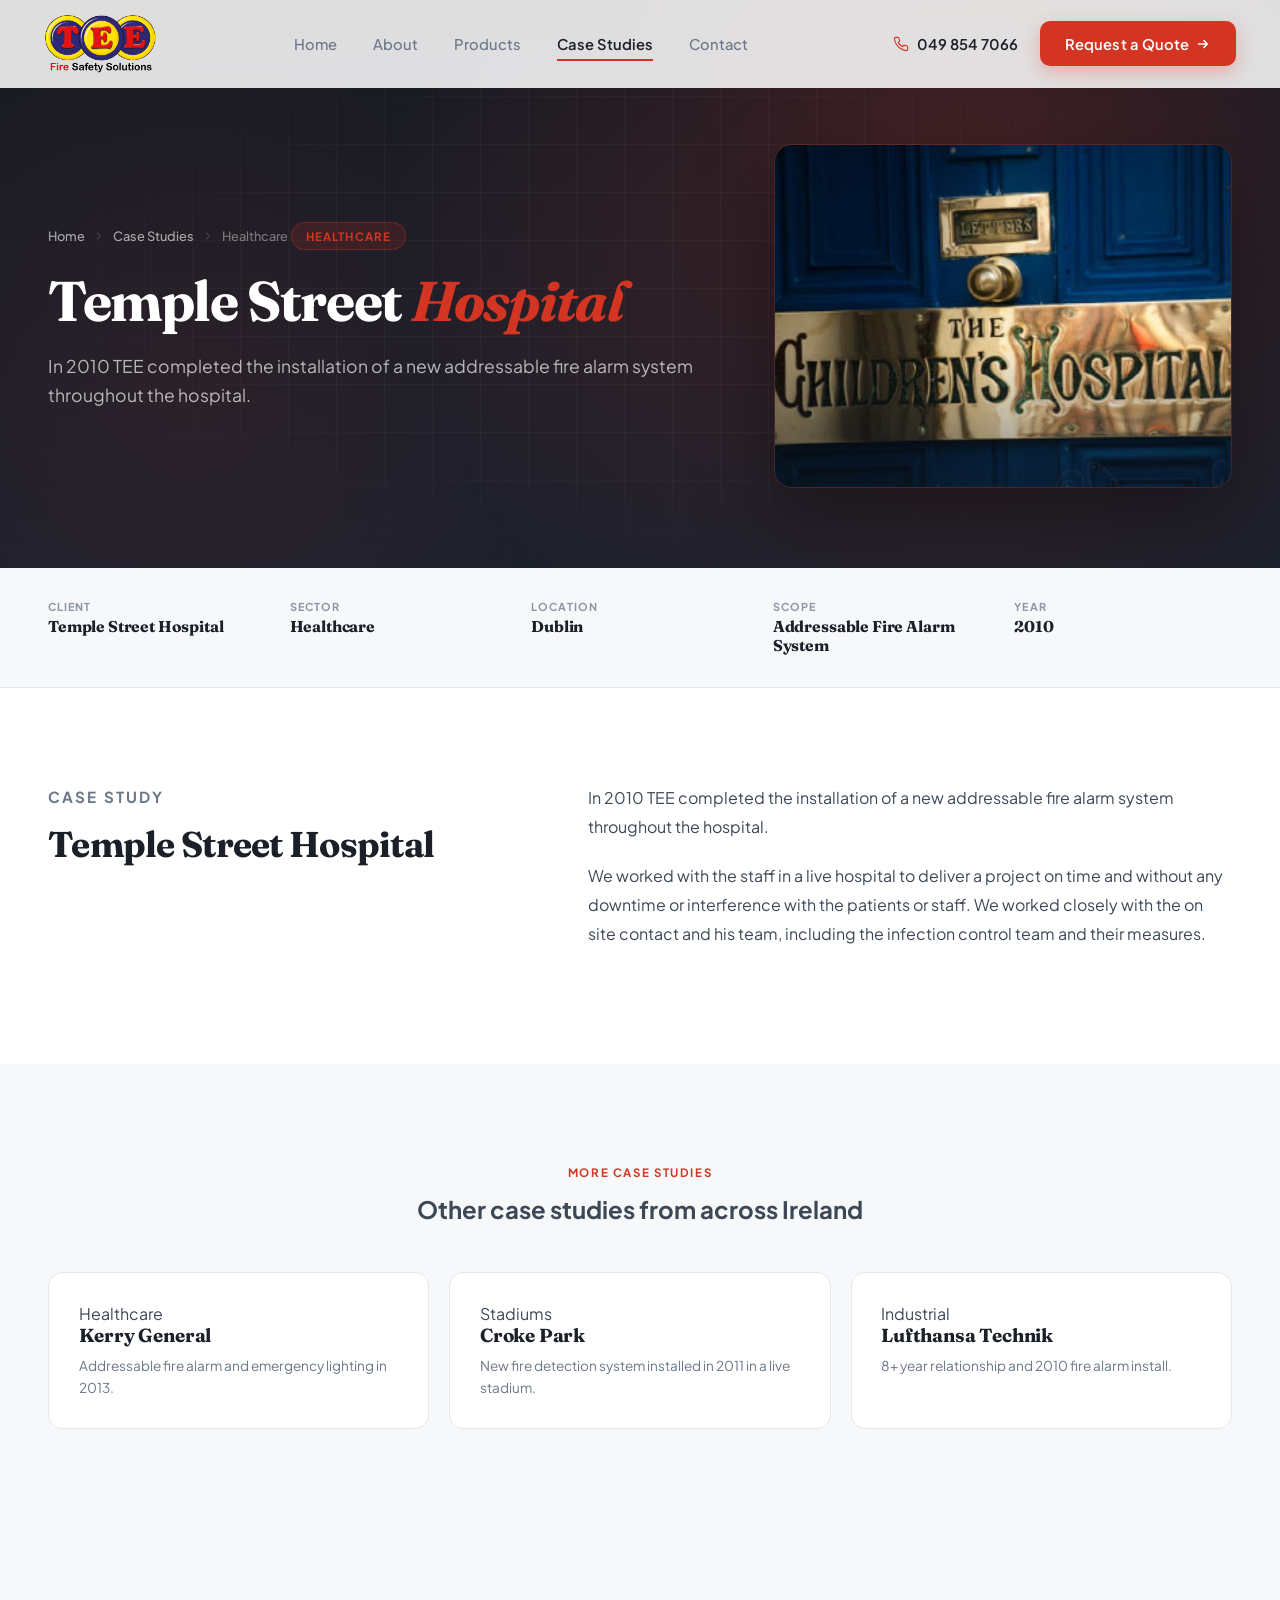
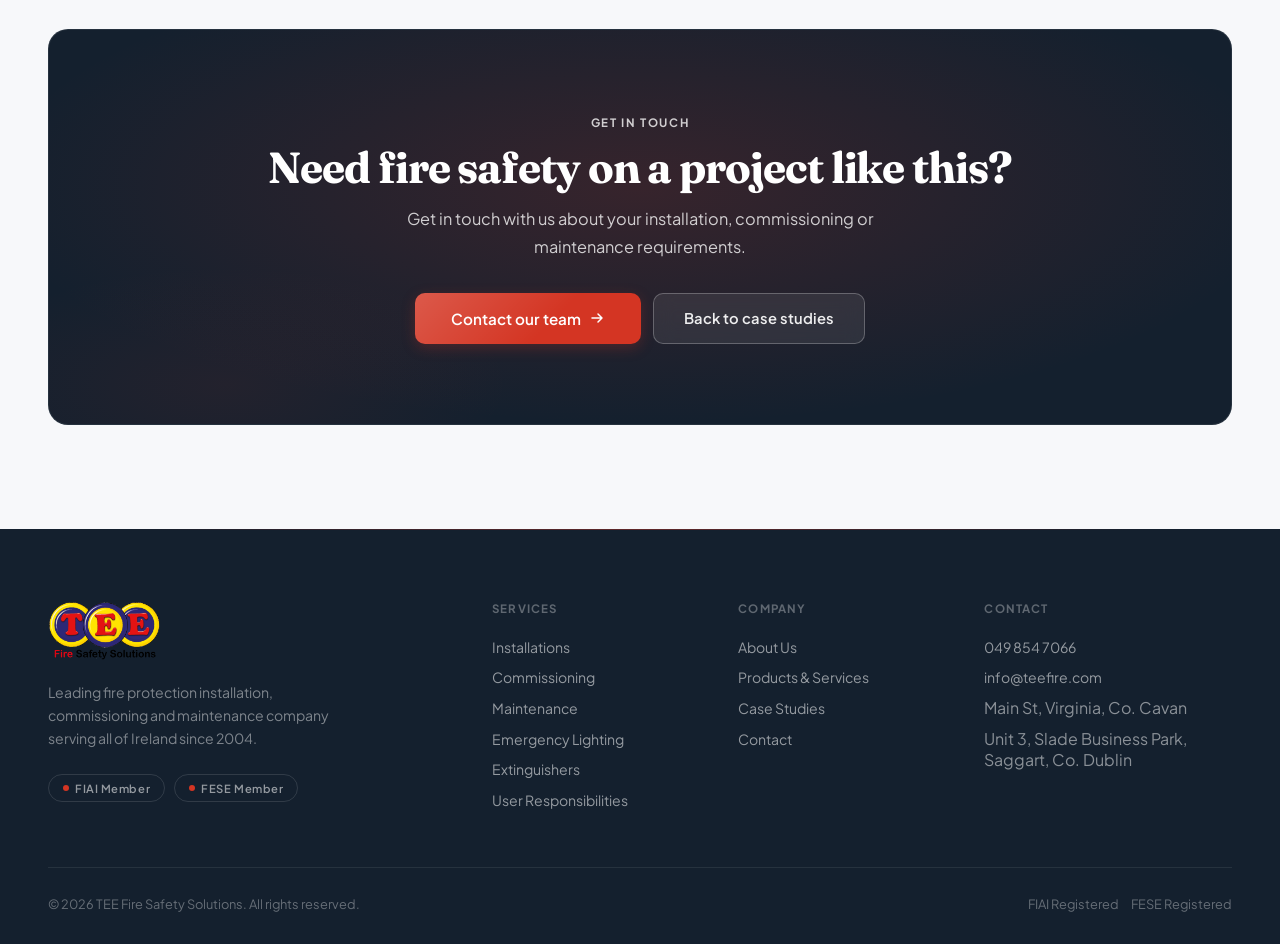
<file: project-temple-street.html>
<!DOCTYPE html>
<html lang="en">
<head>
<meta charset="UTF-8">
<meta name="viewport" content="width=device-width, initial-scale=1.0">
<title>Temple Street Hospital Fire Alarm | TEE Fire Safety</title>
<meta name="description" content="In 2010 TEE completed the installation of a new addressable fire alarm system throughout Temple Street Hospital, a live hospital, with no downtime to patients or staff.">
<meta name="theme-color" content="#14202e">
<link rel="canonical" href="https://teefiresafetysolutions.ie/project-temple-street.html">
<meta property="og:type" content="article">
<meta property="og:title" content="Temple Street Hospital Fire Alarm | TEE Fire Safety">
<meta property="og:description" content="In 2010 TEE completed the installation of a new addressable fire alarm system throughout Temple Street Hospital, a live hospital, with no downtime to patients or staff.">
<meta property="og:url" content="https://teefiresafetysolutions.ie/project-temple-street.html">
<meta property="og:image" content="https://teefiresafetysolutions.ie/images/project-temple-street.jpg">
<meta name="twitter:card" content="summary_large_image">
<link rel="preconnect" href="https://fonts.googleapis.com">
<link rel="preconnect" href="https://fonts.gstatic.com" crossorigin>
<link href="https://fonts.googleapis.com/css2?family=Plus+Jakarta+Sans:wght@300;400;500;600;700;800&family=Fraunces:ital,wght@0,700;1,700&display=swap" rel="stylesheet">
<link rel="preload" as="image" href="images/project-temple-street.jpg">
<link rel="stylesheet" href="styles.css">
<script type="application/ld+json">
{
  "@context": "https://schema.org",
  "@type": "CreativeWork",
  "name": "Healthcare case study, TEE Fire Safety",
  "url": "https://teefiresafetysolutions.ie/project-temple-street.html",
  "image": "https://teefiresafetysolutions.ie/images/project-temple-street.jpg",
  "publisher": {
    "@type": "LocalBusiness",
    "name": "TEE Fire Safety Solutions",
    "url": "https://teefiresafetysolutions.ie/"
  }
}
</script>
</head>
<body>

<a href="#main" class="skip-link">Skip to main content</a>
<div class="scroll-progress" aria-hidden="true"></div>

<nav class="site-nav">
  <a href="index.html" class="logo" aria-label="TEE Fire Safety Solutions home">
    <div class="logo-icon"><img src="images/teelogo.png" alt="TEE Fire Safety Solutions"></div>
    <span class="logo-text">TEE Fire Safety Solutions</span>
  </a>
  <ul class="nav-links">
    <li><a href="index.html">Home</a></li>
    <li><a href="about.html">About</a></li>
    <li><a href="products.html">Products</a></li>
    <li><a href="projects.html" class="active">Case Studies</a></li>
    <li><a href="contact.html">Contact</a></li>
  </ul>
  <div class="nav-actions">
    <a href="tel:0498547066" class="nav-phone" aria-label="Call us">
      <svg width="16" height="16" viewBox="0 0 24 24" fill="none"><path d="M22 16.9v3a2 2 0 01-2.2 2 19.8 19.8 0 01-8.6-3.1 19.5 19.5 0 01-6-6 19.8 19.8 0 01-3.1-8.7A2 2 0 014.1 2h3a2 2 0 012 1.7c.1.9.3 1.9.6 2.8a2 2 0 01-.5 2.1L8 9.9a16 16 0 006 6l1.3-1.3a2 2 0 012.1-.5c.9.3 1.9.5 2.8.6a2 2 0 011.8 2z" stroke="currentColor" stroke-width="1.7" stroke-linecap="round" stroke-linejoin="round"/></svg>
      049 854 7066
    </a>
    <a href="contact.html" class="nav-cta">
      <span class="nav-cta-text-full">Request a Quote</span>
      <svg width="14" height="14" viewBox="0 0 16 16" fill="none"><path d="M3 8h10M9 4l4 4-4 4" stroke="currentColor" stroke-width="1.8" stroke-linecap="round" stroke-linejoin="round"/></svg>
    </a>
  </div>
  <button class="nav-toggle" aria-label="Toggle menu" aria-expanded="false">
    <svg width="24" height="24" viewBox="0 0 24 24" fill="none" stroke="currentColor" stroke-width="2" stroke-linecap="round"><path d="M4 6h16M4 12h16M4 18h16"/></svg>
  </button>
</nav>

<main id="main">

<!-- PROJECT HERO -->
<section class="project-hero">
  <div class="project-hero-inner">
    <div class="project-hero-text" data-reveal>
      <div class="breadcrumb">
        <a href="index.html">Home</a>
        <svg width="12" height="12" viewBox="0 0 16 16" fill="none"><path d="M6 4l4 4-4 4" stroke="currentColor" stroke-width="1.5" stroke-linecap="round" stroke-linejoin="round"/></svg>
        <a href="projects.html">Case Studies</a>
        <svg width="12" height="12" viewBox="0 0 16 16" fill="none"><path d="M6 4l4 4-4 4" stroke="currentColor" stroke-width="1.5" stroke-linecap="round" stroke-linejoin="round"/></svg>
        <span>Healthcare</span>
      </div>
      <span class="project-tag">Healthcare</span>
      <h1>Temple Street <em>Hospital</em></h1>
      <p>In 2010 TEE completed the installation of a new addressable fire alarm system throughout the hospital.</p>
    </div>
    <div class="project-hero-visual" data-reveal>
      <img src="images/project-temple-street.jpg" alt="Temple Street Hospital" fetchpriority="high">
    </div>
  </div>
</section>

<!-- META BAR -->
<section class="meta-bar" data-reveal>
  <div class="meta-inner">
    <div class="meta-cell">
      <span class="meta-label">Client</span>
      <span class="meta-value">Temple Street Hospital</span>
    </div>
    <div class="meta-cell">
      <span class="meta-label">Sector</span>
      <span class="meta-value">Healthcare</span>
    </div>
    <div class="meta-cell">
      <span class="meta-label">Location</span>
      <span class="meta-value">Dublin</span>
    </div>
    <div class="meta-cell">
      <span class="meta-label">Scope</span>
      <span class="meta-value">Addressable Fire Alarm System</span>
    </div>
    <div class="meta-cell">
      <span class="meta-label">Year</span>
      <span class="meta-value">2010</span>
    </div>
  </div>
</section>

<!-- BODY -->
<section class="project-body-section">
  <div class="body-inner">
    <aside class="body-sidebar" data-reveal>
      <p class="section-label">Case Study</p>
      <h2>Temple Street Hospital</h2>
    </aside>
    <div class="body-content" data-reveal>
<p>In 2010 TEE completed the installation of a new addressable fire alarm system throughout the hospital.</p>
<p>We worked with the staff in a live hospital to deliver a project on time and without any downtime or interference with the patients or staff. We worked closely with the on site contact and his team, including the infection control team and their measures.</p>
    </div>
  </div>
</section>

<!-- RELATED -->
<section class="related-section">
  <div class="related-inner">
    <div class="related-header" data-reveal>
      <p class="section-label">More Case Studies</p>
      <h2>Other case studies from across Ireland</h2>
    </div>
    <div class="related-grid">
      <a href="project-kerry-general.html" class="related-card">
        <span class="project-tag">Healthcare</span>
        <h4>Kerry General</h4>
        <p>Addressable fire alarm and emergency lighting in 2013.</p>
      </a>
      <a href="project-croke-park.html" class="related-card">
        <span class="project-tag">Stadiums</span>
        <h4>Croke Park</h4>
        <p>New fire detection system installed in 2011 in a live stadium.</p>
      </a>
      <a href="project-lufthansa-technik.html" class="related-card">
        <span class="project-tag">Industrial</span>
        <h4>Lufthansa Technik</h4>
        <p>8+ year relationship and 2010 fire alarm install.</p>
      </a>
    </div>
  </div>
</section>

<!-- CTA -->
<section class="cta-section alt">
  <div class="cta-inner">
    <div class="cta-banner dark" data-reveal>
      <p class="section-label">Get in Touch</p>
      <h2 class="section-title">Need fire safety on a project like this?</h2>
      <p class="section-desc">Get in touch with us about your installation, commissioning or maintenance requirements.</p>
      <div class="cta-banner-actions">
        <a href="contact.html" class="btn-primary">
          Contact our team
          <svg width="16" height="16" viewBox="0 0 16 16" fill="none"><path d="M3 8h10M9 4l4 4-4 4" stroke="currentColor" stroke-width="1.5" stroke-linecap="round" stroke-linejoin="round"/></svg>
        </a>
        <a href="projects.html" class="btn-secondary">Back to case studies</a>
      </div>
    </div>
  </div>
</section>

</main>

<footer>
  <div class="footer-inner">
    <div class="footer-brand">
      <a href="index.html" class="logo">
        <div class="logo-icon"><img src="images/teelogo.png" alt="TEE Fire Safety Solutions"></div>
        <span class="logo-text">Safety Solutions</span>
      </a>
      <p>Leading fire protection installation, commissioning and maintenance company serving all of Ireland since 2004.</p>
      <div class="footer-badges">
        <span class="footer-badge">FIAI Member</span>
        <span class="footer-badge">FESE Member</span>
      </div>
    </div>
    <div class="footer-col">
      <h4>Services</h4>
      <ul>
        <li><a href="products.html#installations">Installations</a></li>
        <li><a href="products.html#commissioning">Commissioning</a></li>
        <li><a href="products.html#maintenance">Maintenance</a></li>
        <li><a href="products.html#emergency-lighting">Emergency Lighting</a></li>
        <li><a href="products.html#extinguishers">Extinguishers</a></li>
        <li><a href="products.html#responsibilities">User Responsibilities</a></li>
      </ul>
    </div>
    <div class="footer-col">
      <h4>Company</h4>
      <ul>
        <li><a href="about.html">About Us</a></li>
        <li><a href="products.html">Products &amp; Services</a></li>
        <li><a href="projects.html">Case Studies</a></li>
        <li><a href="contact.html">Contact</a></li>
      </ul>
    </div>
    <div class="footer-col">
      <h4>Contact</h4>
      <ul>
        <li><a href="tel:0498547066">049 854 7066</a></li>
        <li><a href="mailto:info@teefire.com">info@teefire.com</a></li>
        <li>Main St, Virginia, Co. Cavan</li>
        <li>Unit 3, Slade Business Park, Saggart, Co. Dublin</li>
      </ul>
    </div>
  </div>
  <div class="footer-bottom">
    <span>&copy; <span data-year>2026</span> TEE Fire Safety Solutions. All rights reserved.</span>
    <div class="memberships">
      <span>FIAI Registered</span>
      <span>FESE Registered</span>
    </div>
  </div>
</footer>

<script src="main.js" defer></script>
</body>
</html>
</file>
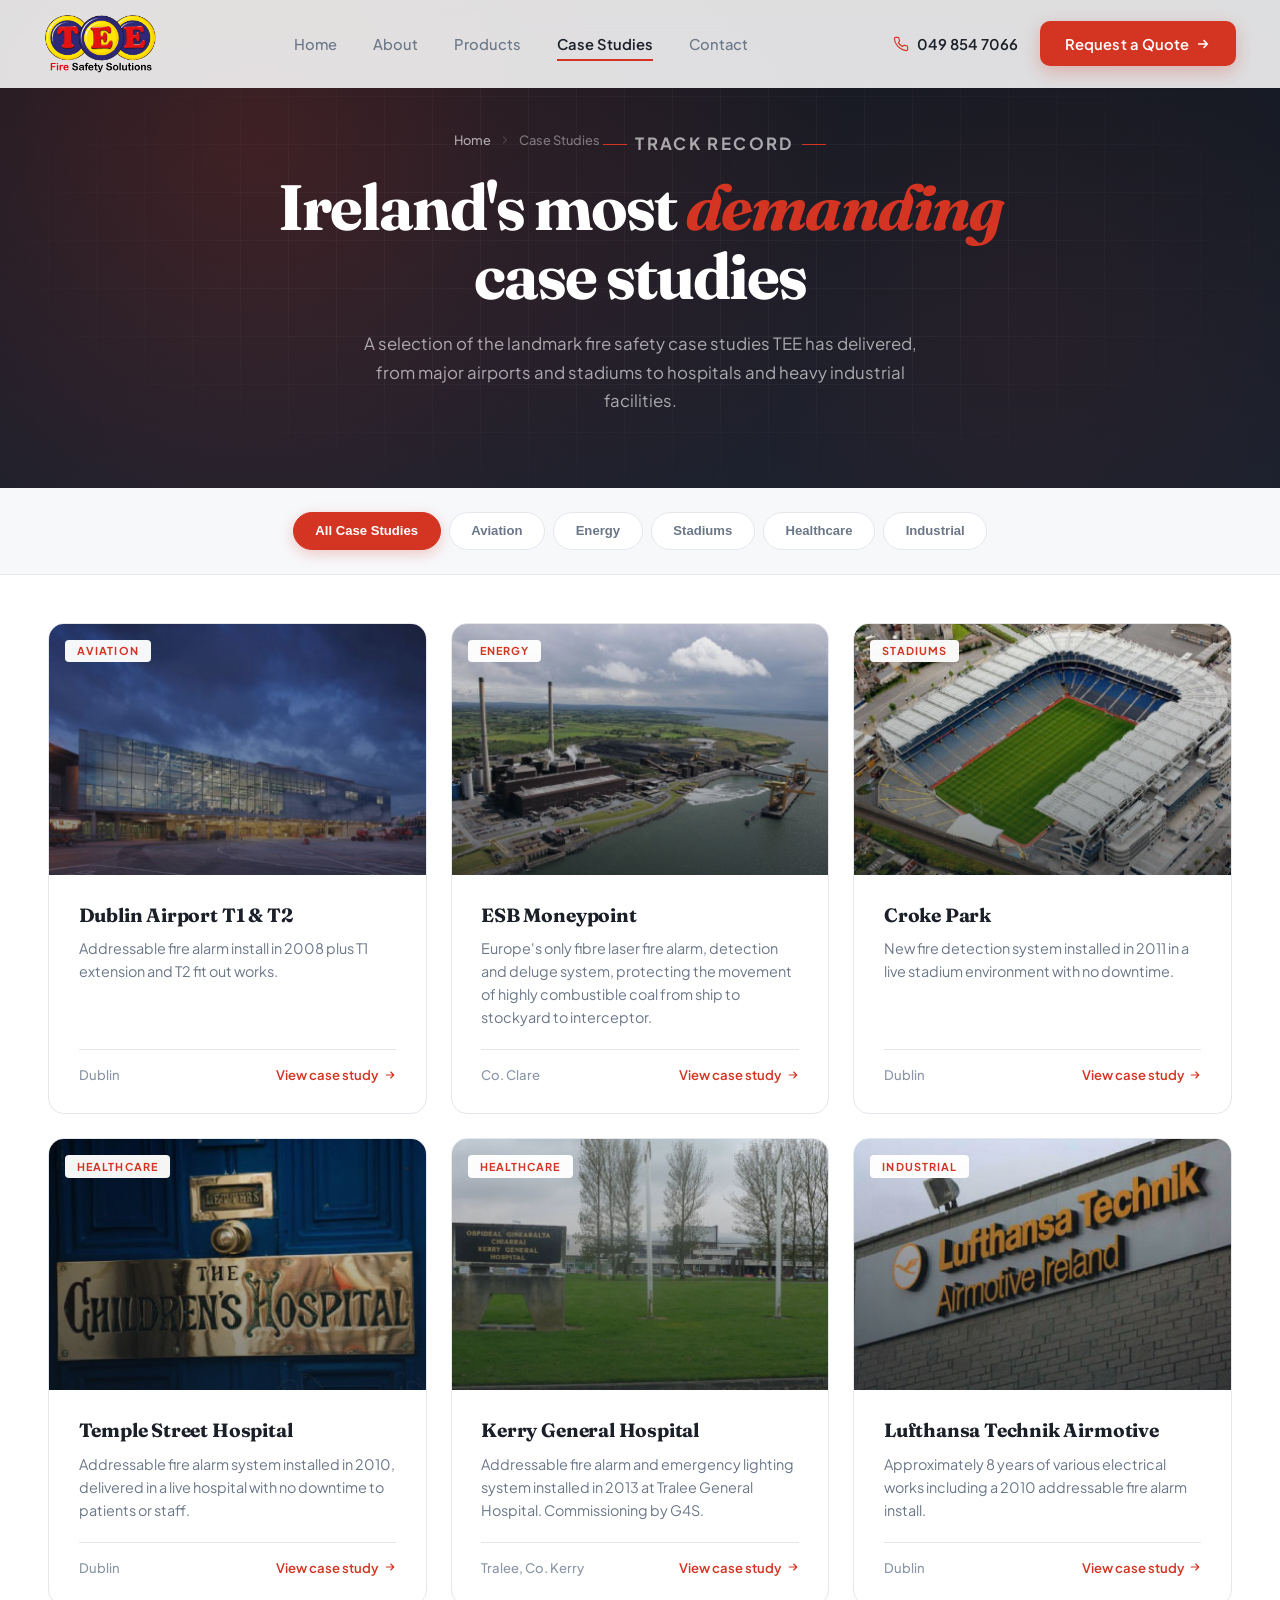
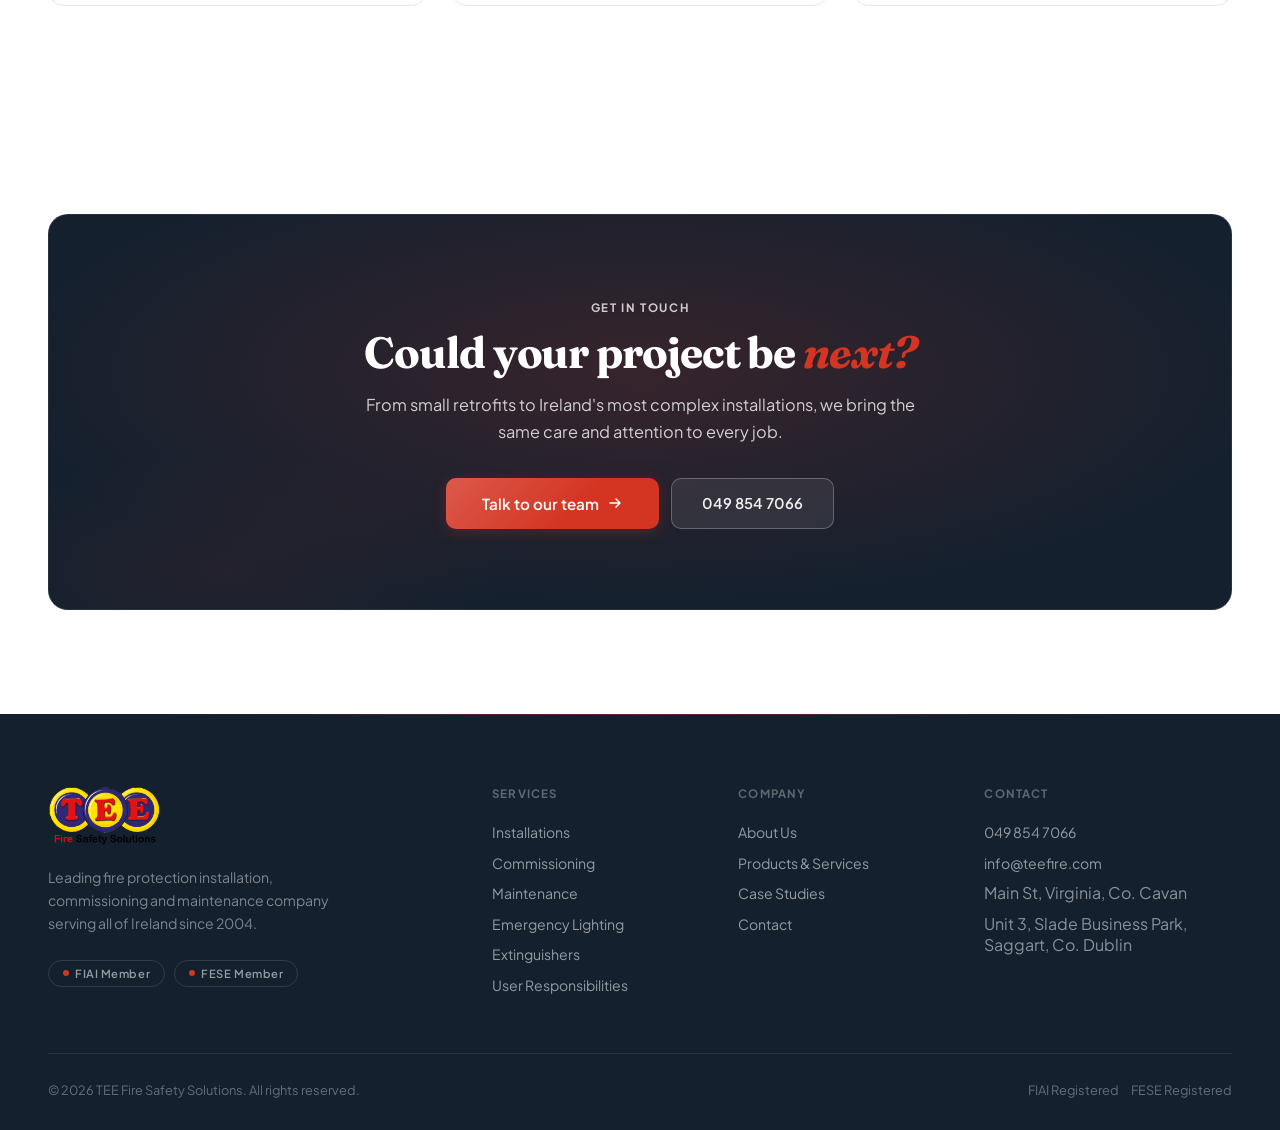
<file: projects.html>
<!DOCTYPE html>
<html lang="en">
<head>
<meta charset="UTF-8">
<meta name="viewport" content="width=device-width, initial-scale=1.0">
<title>Case Studies | TEE Fire Safety Solutions</title>
<meta name="description" content="Fire safety case studies by TEE across Ireland: Dublin Airport, ESB Moneypoint, Croke Park, Temple Street Hospital, Kerry General Hospital and Lufthansa Technik.">
<meta name="theme-color" content="#14202e">
<link rel="canonical" href="https://teefiresafetysolutions.ie/projects.html">
<meta property="og:type" content="website">
<meta property="og:title" content="Case Studies | TEE Fire Safety Solutions">
<meta property="og:description" content="Trusted on Ireland's biggest fire safety case studies, from hospitals to airports.">
<meta property="og:url" content="https://teefiresafetysolutions.ie/projects.html">
<meta property="og:image" content="https://teefiresafetysolutions.ie/images/hero-croke-park.jpg">
<link rel="preconnect" href="https://fonts.googleapis.com">
<link rel="preconnect" href="https://fonts.gstatic.com" crossorigin>
<link href="https://fonts.googleapis.com/css2?family=Plus+Jakarta+Sans:wght@300;400;500;600;700;800&family=Fraunces:ital,wght@0,700;1,700&display=swap" rel="stylesheet">
<link rel="stylesheet" href="styles.css">
<script type="application/ld+json">
{
  "@context": "https://schema.org",
  "@type": "CollectionPage",
  "name": "TEE Fire Safety Solutions Case Studies",
  "url": "https://teefiresafetysolutions.ie/projects.html",
  "description": "Selected fire safety case studies delivered by TEE Fire Safety Solutions across Ireland."
}
</script>
</head>
<body>

<a href="#main" class="skip-link">Skip to main content</a>
<div class="scroll-progress" aria-hidden="true"></div>

<!-- NAV -->
<nav class="site-nav">
  <a href="index.html" class="logo" aria-label="TEE Fire Safety Solutions home">
    <div class="logo-icon"><img src="images/teelogo.png" alt="TEE Fire Safety Solutions"></div>
    <span class="logo-text">TEE Fire Safety Solutions</span>
  </a>
  <ul class="nav-links">
    <li><a href="index.html">Home</a></li>
    <li><a href="about.html">About</a></li>
    <li><a href="products.html">Products</a></li>
    <li><a href="projects.html" class="active">Case Studies</a></li>
    <li><a href="contact.html">Contact</a></li>
  </ul>
  <div class="nav-actions">
    <a href="tel:0498547066" class="nav-phone" aria-label="Call us">
      <svg width="16" height="16" viewBox="0 0 24 24" fill="none"><path d="M22 16.9v3a2 2 0 01-2.2 2 19.8 19.8 0 01-8.6-3.1 19.5 19.5 0 01-6-6 19.8 19.8 0 01-3.1-8.7A2 2 0 014.1 2h3a2 2 0 012 1.7c.1.9.3 1.9.6 2.8a2 2 0 01-.5 2.1L8 9.9a16 16 0 006 6l1.3-1.3a2 2 0 012.1-.5c.9.3 1.9.5 2.8.6a2 2 0 011.8 2z" stroke="currentColor" stroke-width="1.7" stroke-linecap="round" stroke-linejoin="round"/></svg>
      049 854 7066
    </a>
    <a href="contact.html" class="nav-cta">
      <span class="nav-cta-text-full">Request a Quote</span>
      <svg width="14" height="14" viewBox="0 0 16 16" fill="none"><path d="M3 8h10M9 4l4 4-4 4" stroke="currentColor" stroke-width="1.8" stroke-linecap="round" stroke-linejoin="round"/></svg>
    </a>
  </div>
  <button class="nav-toggle" aria-label="Toggle menu" aria-expanded="false">
    <svg width="24" height="24" viewBox="0 0 24 24" fill="none" stroke="currentColor" stroke-width="2" stroke-linecap="round"><path d="M4 6h16M4 12h16M4 18h16"/></svg>
  </button>
</nav>

<main id="main">

<!-- PAGE HERO -->
<section class="page-hero">
  <div class="page-hero-content">
    <div class="breadcrumb">
      <a href="index.html">Home</a>
      <svg width="12" height="12" viewBox="0 0 16 16" fill="none"><path d="M6 4l4 4-4 4" stroke="currentColor" stroke-width="1.5" stroke-linecap="round" stroke-linejoin="round"/></svg>
      <span>Case Studies</span>
    </div>
    <p class="section-label centered">Track Record</p>
    <h1>Ireland's most <em>demanding</em> case studies</h1>
    <p>A selection of the landmark fire safety case studies TEE has delivered, from major airports and stadiums to hospitals and heavy industrial facilities.</p>
  </div>
</section>

<!-- FILTER -->
<div class="filter-bar">
  <div class="filter-inner">
    <button class="filter-chip active" data-filter="all">All Case Studies</button>
    <button class="filter-chip" data-filter="aviation">Aviation</button>
    <button class="filter-chip" data-filter="energy">Energy</button>
    <button class="filter-chip" data-filter="stadiums">Stadiums</button>
    <button class="filter-chip" data-filter="healthcare">Healthcare</button>
    <button class="filter-chip" data-filter="industrial">Industrial</button>
  </div>
</div>

<!-- PROJECTS GRID -->
<section class="projects" style="padding-top: 3rem;">
  <div class="project-grid projects-grid" data-stagger>
    <a href="project-dublin-airport.html" class="project-card" data-sector="aviation">
      <div class="project-img-wrap">
        <img src="images/project-dublin-airport.jpg" alt="Dublin Airport" class="project-img" loading="lazy">
        <div class="project-img-overlay"></div>
        <span class="project-img-tag">Aviation</span>
      </div>
      <div class="project-body">
        <h3>Dublin Airport T1 &amp; T2</h3>
        <p>Addressable fire alarm install in 2008 plus T1 extension and T2 fit out works.</p>
        <div class="project-meta">
          <span class="project-meta-loc">Dublin</span>
          <span class="project-meta-link">View case study <svg width="12" height="12" viewBox="0 0 16 16" fill="none"><path d="M3 8h10M9 4l4 4-4 4" stroke="currentColor" stroke-width="1.5" stroke-linecap="round" stroke-linejoin="round"/></svg></span>
        </div>
      </div>
    </a>

    <a href="project-esb-moneypoint.html" class="project-card" data-sector="energy">
      <div class="project-img-wrap">
        <img src="images/project-esb-moneypoint.jpg" alt="ESB Moneypoint" class="project-img" loading="lazy">
        <div class="project-img-overlay"></div>
        <span class="project-img-tag">Energy</span>
      </div>
      <div class="project-body">
        <h3>ESB Moneypoint</h3>
        <p>Europe's only fibre laser fire alarm, detection and deluge system, protecting the movement of highly combustible coal from ship to stockyard to interceptor.</p>
        <div class="project-meta">
          <span class="project-meta-loc">Co. Clare</span>
          <span class="project-meta-link">View case study <svg width="12" height="12" viewBox="0 0 16 16" fill="none"><path d="M3 8h10M9 4l4 4-4 4" stroke="currentColor" stroke-width="1.5" stroke-linecap="round" stroke-linejoin="round"/></svg></span>
        </div>
      </div>
    </a>

    <a href="project-croke-park.html" class="project-card" data-sector="stadiums">
      <div class="project-img-wrap">
        <img src="images/project-croke-park.jpg" alt="Croke Park" class="project-img" loading="lazy">
        <div class="project-img-overlay"></div>
        <span class="project-img-tag">Stadiums</span>
      </div>
      <div class="project-body">
        <h3>Croke Park</h3>
        <p>New fire detection system installed in 2011 in a live stadium environment with no downtime.</p>
        <div class="project-meta">
          <span class="project-meta-loc">Dublin</span>
          <span class="project-meta-link">View case study <svg width="12" height="12" viewBox="0 0 16 16" fill="none"><path d="M3 8h10M9 4l4 4-4 4" stroke="currentColor" stroke-width="1.5" stroke-linecap="round" stroke-linejoin="round"/></svg></span>
        </div>
      </div>
    </a>

    <a href="project-temple-street.html" class="project-card" data-sector="healthcare">
      <div class="project-img-wrap">
        <img src="images/project-temple-street.jpg" alt="Temple Street Hospital" class="project-img" loading="lazy">
        <div class="project-img-overlay"></div>
        <span class="project-img-tag">Healthcare</span>
      </div>
      <div class="project-body">
        <h3>Temple Street Hospital</h3>
        <p>Addressable fire alarm system installed in 2010, delivered in a live hospital with no downtime to patients or staff.</p>
        <div class="project-meta">
          <span class="project-meta-loc">Dublin</span>
          <span class="project-meta-link">View case study <svg width="12" height="12" viewBox="0 0 16 16" fill="none"><path d="M3 8h10M9 4l4 4-4 4" stroke="currentColor" stroke-width="1.5" stroke-linecap="round" stroke-linejoin="round"/></svg></span>
        </div>
      </div>
    </a>

    <a href="project-kerry-general.html" class="project-card" data-sector="healthcare">
      <div class="project-img-wrap">
        <img src="images/project-kerry-general.jpg" alt="Kerry General Hospital" class="project-img" loading="lazy">
        <div class="project-img-overlay"></div>
        <span class="project-img-tag">Healthcare</span>
      </div>
      <div class="project-body">
        <h3>Kerry General Hospital</h3>
        <p>Addressable fire alarm and emergency lighting system installed in 2013 at Tralee General Hospital. Commissioning by G4S.</p>
        <div class="project-meta">
          <span class="project-meta-loc">Tralee, Co. Kerry</span>
          <span class="project-meta-link">View case study <svg width="12" height="12" viewBox="0 0 16 16" fill="none"><path d="M3 8h10M9 4l4 4-4 4" stroke="currentColor" stroke-width="1.5" stroke-linecap="round" stroke-linejoin="round"/></svg></span>
        </div>
      </div>
    </a>

    <a href="project-lufthansa-technik.html" class="project-card" data-sector="industrial">
      <div class="project-img-wrap">
        <img src="images/project-lufthansa.jpg" alt="Lufthansa Technik Airmotive Ireland" class="project-img" loading="lazy">
        <div class="project-img-overlay"></div>
        <span class="project-img-tag">Industrial</span>
      </div>
      <div class="project-body">
        <h3>Lufthansa Technik Airmotive</h3>
        <p>Approximately 8 years of various electrical works including a 2010 addressable fire alarm install.</p>
        <div class="project-meta">
          <span class="project-meta-loc">Dublin</span>
          <span class="project-meta-link">View case study <svg width="12" height="12" viewBox="0 0 16 16" fill="none"><path d="M3 8h10M9 4l4 4-4 4" stroke="currentColor" stroke-width="1.5" stroke-linecap="round" stroke-linejoin="round"/></svg></span>
        </div>
      </div>
    </a>
  </div>
</section>

<!-- CTA -->
<section class="cta-section">
  <div class="cta-inner">
    <div class="cta-banner dark" data-reveal>
      <p class="section-label">Get in Touch</p>
      <h2 class="section-title">Could your project be <em>next?</em></h2>
      <p class="section-desc">From small retrofits to Ireland's most complex installations, we bring the same care and attention to every job.</p>
      <div class="cta-banner-actions">
        <a href="contact.html" class="btn-primary">
          Talk to our team
          <svg width="16" height="16" viewBox="0 0 16 16" fill="none"><path d="M3 8h10M9 4l4 4-4 4" stroke="currentColor" stroke-width="1.5" stroke-linecap="round" stroke-linejoin="round"/></svg>
        </a>
        <a href="tel:0498547066" class="btn-secondary">049 854 7066</a>
      </div>
    </div>
  </div>
</section>

</main>

<!-- FOOTER -->
<footer>
  <div class="footer-inner">
    <div class="footer-brand">
      <a href="index.html" class="logo">
        <div class="logo-icon"><img src="images/teelogo.png" alt="TEE Fire Safety Solutions"></div>
        <span class="logo-text">Safety Solutions</span>
      </a>
      <p>Leading fire protection installation, commissioning and maintenance company serving all of Ireland since 2004.</p>
      <div class="footer-badges">
        <span class="footer-badge">FIAI Member</span>
        <span class="footer-badge">FESE Member</span>
      </div>
    </div>
    <div class="footer-col">
      <h4>Services</h4>
      <ul>
        <li><a href="products.html#installations">Installations</a></li>
        <li><a href="products.html#commissioning">Commissioning</a></li>
        <li><a href="products.html#maintenance">Maintenance</a></li>
        <li><a href="products.html#emergency-lighting">Emergency Lighting</a></li>
        <li><a href="products.html#extinguishers">Extinguishers</a></li>
        <li><a href="products.html#responsibilities">User Responsibilities</a></li>
      </ul>
    </div>
    <div class="footer-col">
      <h4>Company</h4>
      <ul>
        <li><a href="about.html">About Us</a></li>
        <li><a href="products.html">Products &amp; Services</a></li>
        <li><a href="projects.html">Case Studies</a></li>
        <li><a href="contact.html">Contact</a></li>
      </ul>
    </div>
    <div class="footer-col">
      <h4>Contact</h4>
      <ul>
        <li><a href="tel:0498547066">049 854 7066</a></li>
        <li><a href="mailto:info@teefire.com">info@teefire.com</a></li>
        <li>Main St, Virginia, Co. Cavan</li>
        <li>Unit 3, Slade Business Park, Saggart, Co. Dublin</li>
      </ul>
    </div>
  </div>
  <div class="footer-bottom">
    <span>&copy; <span data-year>2026</span> TEE Fire Safety Solutions. All rights reserved.</span>
    <div class="memberships">
      <span>FIAI Registered</span>
      <span>FESE Registered</span>
    </div>
  </div>
</footer>

<script src="main.js" defer></script>
</body>
</html>
</file>
<file: styles.css>
/* =========================================================
   TEE Fire Safety Solutions - Shared Stylesheet
   v2 - 2026
   ========================================================= */

*, *::before, *::after { margin: 0; padding: 0; box-sizing: border-box; }

:root {
  --white: #ffffff;
  --off-white: #f7f8fa;
  --gray-50: #f0f2f5;
  --gray-100: #e4e7ec;
  --gray-200: #cdd3dc;
  --gray-400: #8a95a5;
  --gray-500: #6b7788;
  --gray-700: #3d4856;
  --gray-900: #1a1f28;
  --fire: #d43523;
  --fire-light: #e8493a;
  --fire-dark: #b52a1c;
  --fire-glow: rgba(212, 53, 35, 0.08);
  --fire-glow-strong: rgba(212, 53, 35, 0.14);
  --navy: #14202e;
  --navy-deep: #0f1822;
  --font-body: 'Plus Jakarta Sans', sans-serif;
  --font-display: 'Fraunces', serif;
  --shadow-sm: 0 2px 8px rgba(15, 24, 34, 0.04);
  --shadow-md: 0 8px 28px rgba(15, 24, 34, 0.07);
  --shadow-lg: 0 20px 50px rgba(15, 24, 34, 0.10);
  --radius-sm: 8px;
  --radius-md: 12px;
  --radius-lg: 16px;
  --radius-xl: 20px;
}

html { scroll-behavior: smooth; }

body {
  font-family: var(--font-body);
  background: var(--white);
  color: var(--gray-700);
  overflow-x: hidden;
  -webkit-font-smoothing: antialiased;
  text-rendering: optimizeLegibility;
}

a { color: inherit; text-decoration: none; }
img { display: block; max-width: 100%; }

::selection { background: rgba(212, 53, 35, 0.22); color: var(--gray-900); }

/* Skip link for a11y */
.skip-link {
  position: absolute; top: -60px; left: 1rem; z-index: 200;
  background: var(--fire); color: var(--white);
  padding: 0.75rem 1.25rem; border-radius: 8px;
  font-size: 0.85rem; font-weight: 600;
  transition: top 0.2s;
}
.skip-link:focus { top: 1rem; }

/* =========================================================
   SCROLL PROGRESS BAR
   ========================================================= */
.scroll-progress {
  position: fixed; top: 0; left: 0;
  height: 2px; width: 0%;
  background: linear-gradient(90deg, var(--fire), var(--fire-light));
  z-index: 101;
  transition: width 0.08s linear;
}

/* =========================================================
   NAV
   ========================================================= */
nav.site-nav {
  position: fixed;
  top: 0; left: 0; right: 0;
  z-index: 100;
  padding: 0.85rem 2.75rem;
  display: flex;
  align-items: center;
  justify-content: space-between;
  gap: 2rem;
  backdrop-filter: blur(20px);
  -webkit-backdrop-filter: blur(20px);
  background: rgba(255, 255, 255, 0.86);
  border-bottom: 1px solid transparent;
  transition: padding 0.25s ease, background 0.25s ease, border-color 0.25s ease, box-shadow 0.25s ease;
}
nav.site-nav.scrolled {
  padding: 0.6rem 2.75rem;
  background: rgba(255, 255, 255, 0.96);
  border-bottom-color: var(--gray-100);
  box-shadow: 0 4px 20px rgba(15, 24, 34, 0.04);
}

.logo {
  display: flex; align-items: center;
  text-decoration: none;
  flex-shrink: 0;
}
.logo-icon {
  height: 60px;
  width: auto;
  flex-shrink: 0;
  display: flex; align-items: center;
  transition: height 0.25s ease;
}
.logo-icon img {
  height: 100%;
  width: auto;
  display: block;
  object-fit: contain;
}
nav.site-nav.scrolled .logo-icon { height: 50px; }

/* legacy logo-text now hidden but kept for screen readers */
.logo-text { display: none; }

.nav-links {
  display: flex; gap: 2.25rem;
  list-style: none; align-items: center;
  margin: 0 auto;
}
.nav-links a {
  position: relative;
  font-size: 0.92rem; font-weight: 500;
  color: var(--gray-500); transition: color 0.2s;
  padding: 0.25rem 0;
}
.nav-links a::after {
  content: ''; position: absolute;
  left: 0; right: 0; bottom: -4px;
  height: 2px; background: var(--fire);
  transform: scaleX(0); transform-origin: left;
  transition: transform 0.25s ease;
}
.nav-links a:hover { color: var(--gray-900); }
.nav-links a:hover::after { transform: scaleX(1); }
.nav-links a.active { color: var(--gray-900); font-weight: 600; }
.nav-links a.active::after { transform: scaleX(1); }

/* Right cluster: phone + CTA */
.nav-actions {
  display: flex; align-items: center; gap: 0.85rem;
  flex-shrink: 0;
}
.nav-phone {
  display: inline-flex; align-items: center; gap: 0.5rem;
  font-size: 0.92rem; font-weight: 600;
  color: var(--gray-900);
  text-decoration: none;
  padding: 0.4rem 0.5rem;
  transition: color 0.2s;
}
.nav-phone svg { color: var(--fire); }
.nav-phone:hover { color: var(--fire); }

.nav-cta {
  display: inline-flex; align-items: center; gap: 0.45rem;
  background: var(--fire); color: var(--white);
  padding: 0.85rem 1.6rem;
  border-radius: 10px;
  font-weight: 600; font-size: 0.92rem;
  letter-spacing: 0.005em;
  text-decoration: none;
  transition: background 0.2s, transform 0.2s, box-shadow 0.2s;
  box-shadow: 0 6px 18px rgba(212, 53, 35, 0.28);
  white-space: nowrap;
}
.nav-cta:hover {
  background: var(--fire-light);
  transform: translateY(-1px);
  box-shadow: 0 10px 22px rgba(212, 53, 35, 0.36);
}
.nav-cta:hover svg { transform: translateX(2px); }
.nav-cta svg { transition: transform 0.2s; }

.nav-toggle {
  display: none; background: none; border: none; cursor: pointer;
  color: var(--gray-900); padding: 0.5rem;
}

/* =========================================================
   REUSABLE SECTION HEADINGS
   ========================================================= */
section { padding: 6.5rem 3rem; position: relative; }

.section-label {
  display: inline-flex; align-items: center; gap: 0.5rem;
  font-size: 0.72rem; font-weight: 700;
  text-transform: uppercase; letter-spacing: 0.14em;
  color: var(--fire); margin-bottom: 0.85rem;
}
.section-label.centered::before,
.section-label.centered::after {
  content: ''; width: 24px; height: 1px; background: var(--fire);
}
.section-title {
  font-family: var(--font-display);
  font-size: clamp(2rem, 3.4vw, 2.85rem);
  color: var(--gray-900); line-height: 1.1;
  letter-spacing: -0.025em; margin-bottom: 0.85rem;
  font-weight: 700;
}
.section-title em { font-style: italic; color: var(--fire); }
.section-desc {
  font-size: 1.02rem; color: var(--gray-500);
  max-width: 560px; line-height: 1.7;
}

/* =========================================================
   BUTTONS
   ========================================================= */
.btn-primary {
  display: inline-flex; align-items: center; gap: 0.5rem;
  padding: 0.95rem 1.9rem;
  background: var(--fire); color: var(--white);
  font-family: var(--font-body);
  font-weight: 600; font-size: 0.92rem;
  border-radius: 10px; border: none;
  cursor: pointer;
  transition: background 0.2s, transform 0.2s, box-shadow 0.2s;
  box-shadow: 0 4px 14px rgba(212, 53, 35, 0.25);
  position: relative; overflow: hidden;
}
.btn-primary::before {
  content: ''; position: absolute; inset: 0;
  background: linear-gradient(135deg, rgba(255,255,255,0.18), transparent 60%);
  pointer-events: none;
}
.btn-primary:hover {
  background: var(--fire-light);
  transform: translateY(-2px);
  box-shadow: 0 10px 26px rgba(212, 53, 35, 0.36);
}

.btn-secondary {
  display: inline-flex; align-items: center; gap: 0.5rem;
  padding: 0.95rem 1.9rem;
  background: rgba(255,255,255,0.08);
  color: rgba(255,255,255,0.92);
  font-family: var(--font-body);
  font-weight: 600; font-size: 0.92rem;
  border-radius: 10px;
  border: 1px solid rgba(255,255,255,0.16);
  cursor: pointer;
  backdrop-filter: blur(10px);
  transition: all 0.2s;
}
.btn-secondary:hover {
  background: rgba(255,255,255,0.14);
  border-color: rgba(255,255,255,0.28);
  color: var(--white);
}

.btn-ghost {
  display: inline-flex; align-items: center; gap: 0.4rem;
  padding: 0.65rem 1.2rem;
  background: transparent;
  color: var(--gray-700);
  font-weight: 600; font-size: 0.85rem;
  border: 1px solid var(--gray-100);
  border-radius: 8px;
  transition: all 0.2s;
}
.btn-ghost:hover {
  background: var(--off-white);
  border-color: var(--gray-200);
  color: var(--gray-900);
}

/* =========================================================
   DARK SURFACE HELPERS
   ========================================================= */
.dark-surface {
  position: relative; background: var(--gray-900);
  color: var(--white); overflow: hidden;
}
.dark-surface::before {
  content: ''; position: absolute; inset: 0;
  background:
    radial-gradient(circle at 18% 28%, rgba(212, 53, 35, 0.26), transparent 55%),
    radial-gradient(circle at 82% 72%, rgba(212, 53, 35, 0.12), transparent 50%),
    linear-gradient(180deg, var(--navy-deep) 0%, var(--navy) 100%);
  z-index: 0;
}
.dark-surface::after {
  content: ''; position: absolute; inset: 0; z-index: 0;
  background-image:
    linear-gradient(rgba(255,255,255,0.03) 1px, transparent 1px),
    linear-gradient(90deg, rgba(255,255,255,0.03) 1px, transparent 1px);
  background-size: 48px 48px;
  mask-image: radial-gradient(ellipse at center, black 40%, transparent 85%);
  -webkit-mask-image: radial-gradient(ellipse at center, black 40%, transparent 85%);
}
.dark-surface > * { position: relative; z-index: 2; }

/* Subtle drifting orbs for premium depth */
.bg-orbs { position: absolute; inset: 0; z-index: 1; overflow: hidden; pointer-events: none; }
.bg-orb {
  position: absolute;
  width: 520px; height: 520px;
  border-radius: 50%;
  background: radial-gradient(circle, rgba(212, 53, 35, 0.18), transparent 65%);
  filter: blur(20px);
  animation: orbDrift 22s ease-in-out infinite;
}
.bg-orb.b { top: -120px; left: -80px; animation-delay: -6s; }
.bg-orb.c { bottom: -140px; right: -120px;
  background: radial-gradient(circle, rgba(212, 53, 35, 0.11), transparent 65%);
  animation-delay: -12s;
}
@keyframes orbDrift {
  0%, 100% { transform: translate(0, 0) scale(1); }
  33%      { transform: translate(60px, -40px) scale(1.08); }
  66%      { transform: translate(-30px, 50px) scale(0.95); }
}

/* =========================================================
   HOMEPAGE HERO
   ========================================================= */
.hero {
  position: relative; min-height: 100vh;
  display: flex; align-items: center;
  padding: 7rem 3rem 4rem;
  overflow: hidden; background: var(--gray-900);
}
.hero-slides { position: absolute; inset: 0; z-index: 0; }
.hero-slide { position: absolute; inset: 0; opacity: 0; transition: opacity 1.4s ease; }
.hero-slide.active { opacity: 1; }
.hero-slide img {
  width: 100%; height: 100%; object-fit: cover;
  transform: scale(1.06);
  animation: kenBurns 12s ease-in-out infinite alternate;
}
@keyframes kenBurns {
  0%   { transform: scale(1.06) translate(0, 0); }
  100% { transform: scale(1.12) translate(-1%, 1%); }
}

.hero-overlay {
  position: absolute; inset: 0; z-index: 1;
  background:
    linear-gradient(100deg, rgba(15, 24, 34, 0.94) 0%, rgba(15, 24, 34, 0.72) 50%, rgba(15, 24, 34, 0.42) 100%),
    radial-gradient(ellipse 70% 50% at 0% 50%, rgba(212, 53, 35, 0.12), transparent 60%);
}

.hero-content {
  position: relative; z-index: 2;
  max-width: 720px; width: 100%;
}

.hero-badge {
  display: inline-flex; align-items: center; gap: 0.6rem;
  padding: 0.45rem 1rem 0.45rem 0.7rem;
  background: rgba(255,255,255,0.06);
  border: 1px solid rgba(255,255,255,0.14);
  border-radius: 100px;
  backdrop-filter: blur(10px);
  font-size: 0.78rem; font-weight: 600;
  color: rgba(255,255,255,0.88);
  margin-bottom: 2rem;
  animation: fadeUp 0.8s ease both;
}
.badge-dot {
  width: 8px; height: 8px; background: var(--fire);
  border-radius: 50%;
  box-shadow: 0 0 0 0 rgba(212, 53, 35, 0.6);
  animation: pulseDot 2.2s ease-out infinite;
}
@keyframes pulseDot {
  0%   { box-shadow: 0 0 0 0 rgba(212, 53, 35, 0.55); }
  70%  { box-shadow: 0 0 0 10px rgba(212, 53, 35, 0); }
  100% { box-shadow: 0 0 0 0 rgba(212, 53, 35, 0); }
}

.hero h1 {
  font-family: var(--font-display);
  font-size: clamp(2.9rem, 6vw, 5rem);
  color: var(--white); line-height: 1.04;
  letter-spacing: -0.035em; margin-bottom: 1.5rem;
  font-weight: 700;
  animation: fadeUp 0.8s 0.08s ease both;
}
.hero h1 em { font-style: italic; color: var(--fire); }
.hero h1 .h1-underline {
  display: inline-block; position: relative;
}
.hero h1 .h1-underline::after {
  content: ''; position: absolute;
  left: 0; right: 0; bottom: -6px;
  height: 5px; border-radius: 4px;
  background: linear-gradient(90deg, var(--fire), transparent);
  transform-origin: left;
  animation: underlineGrow 1.1s 0.6s ease both;
}
@keyframes underlineGrow {
  from { transform: scaleX(0); }
  to   { transform: scaleX(1); }
}

.hero-sub {
  font-size: 1.12rem; line-height: 1.7;
  color: rgba(255,255,255,0.68);
  max-width: 540px; margin-bottom: 2.25rem;
  animation: fadeUp 0.8s 0.18s ease both;
}

.hero-actions {
  display: flex; gap: 0.75rem; flex-wrap: wrap;
  margin-bottom: 3rem;
  animation: fadeUp 0.8s 0.28s ease both;
}

.hero-stats {
  position: relative; z-index: 2;
  display: grid; grid-template-columns: repeat(4, 1fr);
  gap: 0;
  margin-top: 2rem; padding-top: 2.5rem;
  border-top: 1px solid rgba(255,255,255,0.1);
  animation: fadeUp 0.8s 0.36s ease both;
}
.hero-stat { padding: 0 1.25rem 0 0; border-right: 1px solid rgba(255,255,255,0.08); }
.hero-stat:last-child { border-right: none; }
.hero-stat-num {
  font-family: var(--font-display);
  font-size: 2rem; color: var(--white);
  line-height: 1; letter-spacing: -0.02em;
  font-weight: 700;
}
.hero-stat-num span { color: var(--fire); }
.hero-stat-label {
  font-size: 0.74rem; font-weight: 600;
  text-transform: uppercase; letter-spacing: 0.1em;
  color: rgba(255,255,255,0.55);
  margin-top: 0.5rem;
}

/* Hero slide indicators */
.hero-indicators {
  position: absolute; bottom: 2rem; right: 3rem;
  z-index: 3;
  display: flex; gap: 0.5rem;
  animation: fadeUp 0.8s 0.5s ease both;
}
.hero-dot {
  width: 28px; height: 3px;
  background: rgba(255,255,255,0.2);
  border: none; border-radius: 2px;
  cursor: pointer;
  transition: background 0.3s ease, width 0.3s ease;
}
.hero-dot:hover { background: rgba(255,255,255,0.4); }
.hero-dot.active { background: var(--fire); width: 42px; }

@keyframes fadeUp {
  from { opacity: 0; transform: translateY(24px); }
  to   { opacity: 1; transform: translateY(0); }
}

/* =========================================================
   PAGE HERO (inner pages)
   ========================================================= */
.page-hero {
  position: relative; min-height: 48vh;
  display: flex; align-items: center; justify-content: center;
  padding: 8rem 3rem 4.5rem;
  background: var(--gray-900);
  overflow: hidden; text-align: center;
}
.page-hero::before {
  content: ''; position: absolute; inset: 0;
  background:
    radial-gradient(circle at 20% 30%, rgba(212, 53, 35, 0.24), transparent 55%),
    radial-gradient(circle at 80% 70%, rgba(212, 53, 35, 0.10), transparent 50%),
    linear-gradient(180deg, var(--navy-deep) 0%, var(--navy) 100%);
  z-index: 0;
}
.page-hero::after {
  content: ''; position: absolute; inset: 0; z-index: 0;
  background-image:
    linear-gradient(rgba(255,255,255,0.03) 1px, transparent 1px),
    linear-gradient(90deg, rgba(255,255,255,0.03) 1px, transparent 1px);
  background-size: 48px 48px;
  mask-image: radial-gradient(ellipse at center, black 40%, transparent 80%);
  -webkit-mask-image: radial-gradient(ellipse at center, black 40%, transparent 80%);
}
.page-hero-content { position: relative; z-index: 2; max-width: 760px; }
.page-hero h1 {
  font-family: var(--font-display);
  font-size: clamp(2.5rem, 5vw, 4rem);
  color: var(--white); line-height: 1.08;
  letter-spacing: -0.03em; margin-bottom: 1.25rem;
  font-weight: 700;
}
.page-hero h1 em { font-style: italic; color: var(--fire); }
.page-hero p {
  font-size: 1.05rem; line-height: 1.7;
  color: rgba(255,255,255,0.62);
  max-width: 580px; margin: 0 auto;
}

/* Breadcrumb (inner pages) */
.breadcrumb {
  position: relative; z-index: 2;
  display: inline-flex; align-items: center; gap: 0.5rem;
  color: rgba(255,255,255,0.4);
  font-size: 0.8rem; font-weight: 500;
  margin-bottom: 1.5rem;
}
.breadcrumb a { color: rgba(255,255,255,0.62); transition: color 0.2s; }
.breadcrumb a:hover { color: var(--fire); }
.breadcrumb svg { opacity: 0.4; }

/* =========================================================
   LOGO / SECTORS MARQUEE
   ========================================================= */
.marquee-strip {
  background: var(--off-white);
  border-top: 1px solid var(--gray-100);
  border-bottom: 1px solid var(--gray-100);
  padding: 1.5rem 0;
  overflow: hidden;
}
.marquee-head {
  max-width: 1200px; margin: 0 auto 1rem;
  padding: 0 3rem;
  font-size: 0.72rem; font-weight: 700;
  text-transform: uppercase; letter-spacing: 0.14em;
  color: var(--gray-400);
  text-align: center;
}
.marquee-track {
  display: flex; gap: 3rem;
  animation: marquee 32s linear infinite;
  width: max-content;
}
.marquee-track:hover { animation-play-state: paused; }
.marquee-item {
  display: flex; align-items: center; gap: 0.65rem;
  font-family: var(--font-display);
  font-size: 1.25rem; color: var(--gray-700);
  font-weight: 700; letter-spacing: -0.01em;
  white-space: nowrap;
}
.marquee-item svg { color: var(--fire); opacity: 0.8; flex-shrink: 0; }
.marquee-dot {
  width: 6px; height: 6px;
  background: var(--fire);
  border-radius: 50%;
  opacity: 0.5;
  flex-shrink: 0;
}
@keyframes marquee {
  from { transform: translateX(0); }
  to   { transform: translateX(-50%); }
}

/* =========================================================
   SERVICES GRID (homepage)
   ========================================================= */
.services-header { text-align: center; max-width: 640px; margin: 0 auto 3.5rem; }
.services-header .section-label { display: inline-flex; }
.services-header .section-desc { margin: 0.75rem auto 0; }

.services-grid {
  display: grid; grid-template-columns: repeat(3, 1fr);
  gap: 1.25rem; max-width: 1200px; margin: 0 auto;
}
.service-card {
  position: relative;
  background: var(--white);
  border: 1px solid var(--gray-100);
  border-radius: var(--radius-lg);
  padding: 2.25rem 2rem;
  transition: transform 0.3s ease, box-shadow 0.3s ease, border-color 0.3s ease;
  overflow: hidden;
}
.service-card::before {
  content: ''; position: absolute;
  inset: 0; border-radius: inherit;
  padding: 1px;
  background: linear-gradient(135deg, rgba(212,53,35,0.35), transparent 60%);
  -webkit-mask: linear-gradient(#000 0 0) content-box, linear-gradient(#000 0 0);
  mask: linear-gradient(#000 0 0) content-box, linear-gradient(#000 0 0);
  -webkit-mask-composite: xor;
  mask-composite: exclude;
  opacity: 0;
  transition: opacity 0.3s;
}
.service-card:hover {
  transform: translateY(-4px);
  box-shadow: var(--shadow-lg);
  border-color: var(--gray-200);
}
.service-card:hover::before { opacity: 1; }

.service-icon {
  width: 52px; height: 52px;
  background: var(--fire-glow-strong);
  border-radius: 12px;
  display: flex; align-items: center; justify-content: center;
  margin-bottom: 1.35rem; color: var(--fire);
}
.service-card h3 {
  font-family: var(--font-display);
  font-weight: 700;
  font-size: 1.2rem;
  color: var(--gray-900);
  margin-bottom: 0.6rem;
  letter-spacing: -0.01em;
}
.service-card p {
  font-size: 0.92rem; line-height: 1.65; color: var(--gray-500);
}
.service-card-more {
  margin-top: 1.25rem;
  font-size: 0.82rem; font-weight: 600;
  color: var(--fire);
  display: inline-flex; align-items: center; gap: 0.35rem;
  transition: gap 0.2s;
}
.service-card:hover .service-card-more { gap: 0.6rem; }

/* =========================================================
   PROJECT GRID (homepage + projects page)
   ========================================================= */
.projects-header { text-align: center; max-width: 640px; margin: 0 auto 3.5rem; }
.projects-header .section-label { display: inline-flex; }
.projects-header .section-desc { margin: 0.75rem auto 0; }

.project-grid {
  display: grid; grid-template-columns: repeat(3, 1fr);
  gap: 1.5rem; max-width: 1200px; margin: 0 auto;
}
.project-card {
  background: var(--white);
  border: 1px solid var(--gray-100);
  border-radius: var(--radius-lg);
  overflow: hidden;
  transition: transform 0.35s ease, box-shadow 0.35s ease, border-color 0.35s ease;
  display: flex; flex-direction: column;
}
.project-card:hover {
  transform: translateY(-5px);
  box-shadow: var(--shadow-lg);
  border-color: var(--gray-200);
}
.project-img-wrap {
  position: relative; width: 100%; aspect-ratio: 3/2; overflow: hidden;
  background: var(--navy);
}
.project-img {
  width: 100%; height: 100%; object-fit: cover;
  transition: transform 0.6s cubic-bezier(.2,.8,.2,1);
}
.project-card:hover .project-img { transform: scale(1.08); }
.project-img-overlay {
  position: absolute; inset: 0; z-index: 1;
  background: linear-gradient(180deg, rgba(15, 24, 34, 0.05) 0%, rgba(15, 24, 34, 0.55) 100%);
}
.project-img-tag {
  position: absolute; top: 1rem; left: 1rem; z-index: 2;
  display: inline-block; padding: 0.3rem 0.75rem;
  background: rgba(255,255,255,0.96);
  color: var(--fire);
  font-size: 0.68rem; font-weight: 700;
  text-transform: uppercase; letter-spacing: 0.1em;
  border-radius: 4px;
  backdrop-filter: blur(8px);
}
.project-body {
  padding: 1.75rem 1.85rem 1.85rem;
  flex: 1; display: flex; flex-direction: column;
}
.project-body h3 {
  font-family: var(--font-display);
  font-weight: 700; font-size: 1.2rem;
  color: var(--gray-900); margin-bottom: 0.6rem;
  line-height: 1.3; letter-spacing: -0.01em;
}
.project-body p {
  font-size: 0.9rem; line-height: 1.6;
  color: var(--gray-500); flex: 1;
}
.project-meta {
  margin-top: 1.25rem; padding-top: 1rem;
  border-top: 1px solid var(--gray-100);
  display: flex; align-items: center; justify-content: space-between;
  font-size: 0.82rem;
}
.project-meta-loc { color: var(--gray-400); font-weight: 500; }
.project-meta-link {
  color: var(--fire); font-weight: 600;
  display: inline-flex; align-items: center; gap: 0.35rem;
  transition: gap 0.2s;
}
.project-card:hover .project-meta-link { gap: 0.6rem; }

/* Fallback visual (when no image) */
.project-visual-fallback {
  position: relative; width: 100%; aspect-ratio: 3/2; overflow: hidden;
  background: var(--navy);
}
.project-visual-fallback::before {
  content: ''; position: absolute; inset: 0; z-index: 1;
  background:
    radial-gradient(circle at 30% 30%, rgba(212, 53, 35, 0.28), transparent 55%),
    linear-gradient(135deg, rgba(20, 32, 46, 0.6) 0%, rgba(20, 32, 46, 0.9) 100%);
}
.project-visual-fallback::after {
  content: ''; position: absolute; inset: 0; z-index: 0;
  background-image:
    linear-gradient(rgba(255,255,255,0.05) 1px, transparent 1px),
    linear-gradient(90deg, rgba(255,255,255,0.05) 1px, transparent 1px);
  background-size: 36px 36px;
}
.project-visual-inner {
  position: absolute; inset: 0; z-index: 2;
  display: flex; flex-direction: column; justify-content: space-between;
  padding: 1.5rem;
}
.project-visual-icon {
  width: 44px; height: 44px; border-radius: 10px;
  background: rgba(212, 53, 35, 0.18);
  border: 1px solid rgba(212, 53, 35, 0.35);
  display: flex; align-items: center; justify-content: center;
  color: var(--fire);
}
.project-visual-title {
  font-family: var(--font-display);
  font-size: 1.5rem; font-weight: 700; line-height: 1.15;
  color: var(--white); letter-spacing: -0.01em;
}

/* =========================================================
   WHY / FEATURE LIST
   ========================================================= */
.why-section { background: var(--off-white); }
.why-inner { max-width: 1200px; margin: 0 auto; }
.why-header { text-align: center; max-width: 640px; margin: 0 auto 3.5rem; }
.why-header .section-label { display: inline-flex; }
.why-header .section-desc { margin: 0.75rem auto 0; }

.why-grid {
  display: grid; grid-template-columns: 0.95fr 1.05fr;
  gap: 3rem; align-items: start;
  max-width: 1200px; margin: 0 auto;
}

.why-visual {
  position: sticky; top: 6rem;
  background: var(--white);
  border: 1px solid var(--gray-100);
  border-radius: var(--radius-lg);
  padding: 2.25rem 2rem;
  display: flex; flex-direction: column; gap: 1rem;
  box-shadow: var(--shadow-sm);
}
.why-visual-stat {
  display: flex; align-items: flex-start; gap: 1rem;
  padding: 1.1rem 1.25rem;
  background: var(--off-white);
  border: 1px solid var(--gray-100);
  border-radius: 12px;
}
.wv-icon {
  width: 40px; height: 40px;
  background: var(--fire-glow-strong);
  border-radius: 10px;
  display: flex; align-items: center; justify-content: center;
  color: var(--fire); flex-shrink: 0;
}
.wv-text { display: flex; flex-direction: column; }
.wv-text strong {
  font-weight: 700; color: var(--gray-900);
  font-size: 0.95rem; margin-bottom: 0.15rem;
}
.wv-text small { font-size: 0.82rem; color: var(--gray-500); }

.why-list { display: flex; flex-direction: column; gap: 1rem; }
.why-item {
  display: flex; gap: 1.25rem;
  padding: 1.75rem;
  background: var(--white);
  border: 1px solid var(--gray-100);
  border-radius: 14px;
  transition: transform 0.25s, border-color 0.25s, box-shadow 0.25s;
}
.why-item:hover {
  transform: translateX(4px);
  border-color: var(--gray-200);
  box-shadow: var(--shadow-sm);
}
.why-num {
  font-family: var(--font-display);
  font-size: 1.5rem; font-weight: 700;
  color: var(--fire);
  line-height: 1; flex-shrink: 0;
  width: 38px;
}
.why-item h4 {
  font-family: var(--font-display);
  font-weight: 700; font-size: 1.08rem;
  color: var(--gray-900); margin-bottom: 0.4rem;
  letter-spacing: -0.01em;
}
.why-item p {
  font-size: 0.9rem; line-height: 1.6;
  color: var(--gray-500);
}

/* =========================================================
   STAT ROW (inline)
   ========================================================= */
.stat-row {
  display: grid; grid-template-columns: repeat(4, 1fr);
  max-width: 1200px; margin: 0 auto;
  background: var(--white);
  border: 1px solid var(--gray-100);
  border-radius: var(--radius-lg);
  overflow: hidden;
}
.stat-cell {
  padding: 2.25rem 2rem;
  border-right: 1px solid var(--gray-100);
  text-align: center;
}
.stat-cell:last-child { border-right: none; }
.stat-cell h3 {
  font-family: var(--font-display);
  font-size: 2.75rem; font-weight: 700;
  color: var(--gray-900);
  line-height: 1; letter-spacing: -0.03em;
  margin-bottom: 0.5rem;
}
.stat-cell h3 span { color: var(--fire); }
.stat-cell p {
  font-size: 0.78rem; font-weight: 600;
  text-transform: uppercase; letter-spacing: 0.1em;
  color: var(--gray-500);
}

/* =========================================================
   TESTIMONIALS
   ========================================================= */
.testimonials { background: var(--white); }
.testimonials-header { text-align: center; max-width: 640px; margin: 0 auto 3.5rem; }
.testimonials-header .section-label { display: inline-flex; }
.testimonials-header .section-desc { margin: 0.75rem auto 0; }

.testimonial-grid {
  display: grid; grid-template-columns: repeat(3, 1fr);
  gap: 1.25rem; max-width: 1200px; margin: 0 auto;
}
.testimonial-card {
  background: var(--off-white);
  border: 1px solid var(--gray-100);
  border-radius: var(--radius-lg);
  padding: 2rem 1.85rem 1.85rem;
  display: flex; flex-direction: column;
  transition: transform 0.25s, box-shadow 0.25s, border-color 0.25s;
}
.testimonial-card:hover {
  transform: translateY(-3px);
  box-shadow: var(--shadow-md);
  border-color: var(--gray-200);
}
.tc-quote {
  font-family: var(--font-display);
  font-size: 3.5rem;
  color: var(--fire);
  line-height: 0.4;
  opacity: 0.35;
  margin-bottom: 0.5rem;
}
.testimonial-card blockquote {
  font-size: 0.95rem; line-height: 1.7;
  color: var(--gray-700);
  font-style: italic;
  margin-bottom: 1.5rem;
  flex: 1;
}
.testimonial-author {
  display: flex; align-items: center; gap: 0.85rem;
  padding-top: 1.25rem;
  border-top: 1px solid var(--gray-100);
}
.author-avatar {
  width: 42px; height: 42px; border-radius: 10px;
  background: var(--fire-glow-strong);
  display: flex; align-items: center; justify-content: center;
  font-weight: 700; color: var(--fire);
  font-size: 0.82rem;
  flex-shrink: 0;
}
.author-info { display: flex; flex-direction: column; }
.author-info span {
  font-weight: 700; font-size: 0.9rem;
  color: var(--gray-900);
}
.author-info small {
  font-size: 0.78rem; color: var(--gray-500);
  margin-top: 0.15rem;
}

/* =========================================================
   SECTORS
   ========================================================= */
.sectors { background: var(--navy); color: var(--white); position: relative; overflow: hidden; }
.sectors::before {
  content: ''; position: absolute; inset: 0;
  background:
    radial-gradient(circle at 15% 20%, rgba(212, 53, 35, 0.14), transparent 55%),
    radial-gradient(circle at 85% 80%, rgba(212, 53, 35, 0.08), transparent 50%);
}
.sectors > * { position: relative; z-index: 2; }
.sectors-header { text-align: center; max-width: 640px; margin: 0 auto 3.5rem; }
.sectors-header .section-label { color: var(--fire); display: inline-flex; }
.sectors-header .section-title { color: var(--white); }
.sectors-header .section-desc { color: rgba(255,255,255,0.6); margin: 0.75rem auto 0; }

.sectors-grid {
  display: flex; flex-wrap: wrap; gap: 0.6rem;
  justify-content: center; max-width: 1000px; margin: 0 auto;
}
.sector-pill {
  padding: 0.85rem 1.5rem;
  background: rgba(255,255,255,0.04);
  border: 1px solid rgba(255,255,255,0.1);
  border-radius: 100px;
  font-size: 0.9rem; font-weight: 600;
  color: rgba(255,255,255,0.85);
  backdrop-filter: blur(10px);
  transition: all 0.2s;
  display: inline-flex; align-items: center; gap: 0.5rem;
}
.sector-pill:hover {
  background: rgba(212, 53, 35, 0.12);
  border-color: rgba(212, 53, 35, 0.4);
  color: var(--white);
  transform: translateY(-2px);
}
.sector-pill svg { color: var(--fire); opacity: 0.85; }

/* =========================================================
   CTA BANNER
   ========================================================= */
.cta-section { background: var(--white); }
.cta-section.alt { background: var(--off-white); }
.cta-inner { max-width: 1200px; margin: 0 auto; }
.cta-banner {
  position: relative; background: var(--off-white);
  border: 1px solid var(--gray-100);
  border-radius: var(--radius-xl);
  padding: 5rem 4rem; text-align: center; overflow: hidden;
}
.cta-section.alt .cta-banner { background: var(--white); }
.cta-banner::before {
  content: ''; position: absolute; inset: 0;
  background:
    radial-gradient(ellipse 50% 60% at 50% 40%, var(--fire-glow), transparent),
    radial-gradient(ellipse 40% 50% at 15% 90%, rgba(212, 53, 35, 0.05), transparent 60%),
    radial-gradient(ellipse 40% 50% at 85% 10%, rgba(212, 53, 35, 0.05), transparent 60%);
  pointer-events: none;
}
.cta-banner > * { position: relative; z-index: 2; }
.cta-banner .section-label { display: inline-flex; }
.cta-banner .section-desc {
  margin: 0.5rem auto 2rem; text-align: center;
}
.cta-banner .btn-primary { padding: 1rem 2.25rem; font-size: 0.95rem; }
.cta-banner-actions {
  display: flex; gap: 0.75rem; justify-content: center; flex-wrap: wrap;
}

/* Dark CTA variant — must beat .cta-section.alt .cta-banner specificity */
.cta-section .cta-banner.dark,
.cta-section.alt .cta-banner.dark,
.cta-banner.dark {
  background: var(--navy); color: var(--white); border-color: rgba(255,255,255,0.08);
}
.cta-banner.dark .section-title { color: var(--white); }
.cta-banner.dark .section-desc { color: rgba(255,255,255,0.78); }
.cta-banner.dark p { color: rgba(255,255,255,0.78); }
.cta-banner.dark::before {
  background:
    radial-gradient(ellipse 55% 60% at 50% 40%, rgba(212, 53, 35, 0.18), transparent),
    radial-gradient(ellipse 40% 50% at 15% 90%, rgba(212, 53, 35, 0.08), transparent 60%);
}
.cta-banner.dark .btn-secondary {
  color: rgba(255,255,255,0.92);
  border-color: rgba(255,255,255,0.25);
}
.cta-banner.dark .btn-secondary:hover {
  color: var(--white);
  border-color: rgba(255,255,255,0.55);
  background: rgba(255,255,255,0.05);
}

/* =========================================================
   FOOTER
   ========================================================= */
footer {
  background: var(--navy);
  padding: 4.5rem 3rem 2rem;
  color: rgba(255,255,255,0.5);
  position: relative; overflow: hidden;
}
footer::before {
  content: ''; position: absolute;
  top: 0; left: 50%; transform: translateX(-50%);
  width: 80%; height: 1px;
  background: linear-gradient(90deg, transparent, rgba(212, 53, 35, 0.4), transparent);
}
.footer-inner {
  max-width: 1200px; margin: 0 auto;
  display: grid; grid-template-columns: 2fr 1fr 1fr 1.25fr; gap: 3rem;
}
.footer-brand .logo { margin-bottom: 1.25rem; }
.footer-brand .logo-text { color: var(--white); }
.footer-brand p {
  font-size: 0.88rem; line-height: 1.65; max-width: 300px;
  color: rgba(255,255,255,0.45);
}
.footer-brand .footer-badges {
  margin-top: 1.5rem; display: flex; gap: 0.6rem; flex-wrap: wrap;
}
.footer-badge {
  padding: 0.35rem 0.85rem;
  border: 1px solid rgba(255,255,255,0.12);
  border-radius: 100px;
  font-size: 0.7rem; font-weight: 600;
  letter-spacing: 0.05em;
  color: rgba(255,255,255,0.55);
  display: inline-flex; align-items: center; gap: 0.4rem;
}
.footer-badge::before {
  content: ''; width: 6px; height: 6px;
  background: var(--fire); border-radius: 50%;
}
.footer-col h4 {
  font-size: 0.72rem; font-weight: 700;
  text-transform: uppercase; letter-spacing: 0.1em;
  color: rgba(255,255,255,0.32);
  margin-bottom: 1.25rem;
}
.footer-col ul { list-style: none; }
.footer-col li { margin-bottom: 0.6rem; }
.footer-col a {
  font-size: 0.88rem;
  color: rgba(255,255,255,0.55);
  transition: color 0.2s;
}
.footer-col a:hover { color: var(--white); }
.footer-bottom {
  max-width: 1200px; margin: 3rem auto 0;
  padding-top: 1.75rem;
  border-top: 1px solid rgba(255,255,255,0.08);
  display: flex; justify-content: space-between; align-items: center;
  font-size: 0.8rem; color: rgba(255,255,255,0.35);
  flex-wrap: wrap; gap: 1rem;
}
.memberships { display: flex; gap: 0.75rem; align-items: center; }

/* =========================================================
   REVEAL ANIMATIONS
   ========================================================= */
[data-reveal] {
  opacity: 0; transform: translateY(28px);
  transition: opacity 0.7s ease, transform 0.7s cubic-bezier(.2,.8,.2,1);
}
[data-reveal].in { opacity: 1; transform: translateY(0); }

/* Staggered children */
[data-stagger] > * {
  opacity: 0; transform: translateY(20px);
  transition: opacity 0.6s ease, transform 0.6s cubic-bezier(.2,.8,.2,1);
}
[data-stagger].in > * { opacity: 1; transform: translateY(0); }
[data-stagger].in > *:nth-child(1) { transition-delay: 0.02s; }
[data-stagger].in > *:nth-child(2) { transition-delay: 0.08s; }
[data-stagger].in > *:nth-child(3) { transition-delay: 0.14s; }
[data-stagger].in > *:nth-child(4) { transition-delay: 0.2s; }
[data-stagger].in > *:nth-child(5) { transition-delay: 0.26s; }
[data-stagger].in > *:nth-child(6) { transition-delay: 0.32s; }
[data-stagger].in > *:nth-child(7) { transition-delay: 0.38s; }
[data-stagger].in > *:nth-child(8) { transition-delay: 0.44s; }
[data-stagger].in > *:nth-child(9) { transition-delay: 0.5s; }

/* =========================================================
   FAQ ACCORDION
   ========================================================= */
.faq-list { max-width: 860px; margin: 0 auto; display: flex; flex-direction: column; gap: 0.75rem; }
.faq-item {
  background: var(--white);
  border: 1px solid var(--gray-100);
  border-radius: 14px;
  overflow: hidden;
  transition: border-color 0.2s, box-shadow 0.2s;
}
.faq-item:hover { border-color: var(--gray-200); }
.faq-item[open] {
  border-color: rgba(212, 53, 35, 0.22);
  box-shadow: var(--shadow-sm);
}
.faq-item summary {
  padding: 1.25rem 1.5rem;
  cursor: pointer;
  font-family: var(--font-body);
  font-weight: 600; font-size: 0.98rem;
  color: var(--gray-900);
  display: flex; align-items: center; justify-content: space-between;
  gap: 1rem;
  list-style: none;
}
.faq-item summary::-webkit-details-marker { display: none; }
.faq-plus {
  width: 24px; height: 24px; flex-shrink: 0;
  background: var(--fire-glow-strong); color: var(--fire);
  border-radius: 6px;
  display: flex; align-items: center; justify-content: center;
  transition: transform 0.25s ease, background 0.25s ease;
}
.faq-item[open] .faq-plus { transform: rotate(45deg); background: var(--fire); color: var(--white); }
.faq-body {
  padding: 0 1.5rem 1.5rem;
  font-size: 0.92rem; line-height: 1.7; color: var(--gray-500);
}

/* =========================================================
   UTILITIES
   ========================================================= */
.container { max-width: 1200px; margin: 0 auto; }
.text-center { text-align: center; }

/* =========================================================
   RESPONSIVE
   ========================================================= */
@media (max-width: 1100px) {
  .footer-inner { grid-template-columns: 1.5fr 1fr 1fr 1.25fr; gap: 2rem; }
  .why-grid { grid-template-columns: 1fr; }
  .why-visual { position: static; }
  .services-grid, .project-grid, .testimonial-grid { grid-template-columns: repeat(2, 1fr); }
  .stat-row { grid-template-columns: repeat(2, 1fr); }
  .stat-cell:nth-child(2) { border-right: none; }
  .stat-cell:nth-child(1), .stat-cell:nth-child(2) { border-bottom: 1px solid var(--gray-100); }
  .hero-stats { grid-template-columns: repeat(2, 1fr); gap: 1.25rem 0; }
  .hero-stat:nth-child(2) { border-right: none; }
}
@media (max-width: 1100px) {
  nav.site-nav, nav.site-nav.scrolled { padding: 0.75rem 1.5rem; }
  .nav-links { gap: 1.5rem; }
  .nav-phone { display: none; }
}
@media (max-width: 900px) {
  nav.site-nav, nav.site-nav.scrolled { padding: 0.6rem 1.25rem; gap: 0.75rem; }
  .logo-icon, nav.site-nav.scrolled .logo-icon { height: 48px; }
  .nav-links { display: none; }
  .nav-actions { gap: 0.5rem; }
  .nav-cta {
    padding: 0.7rem 1.1rem;
    font-size: 0.85rem;
  }
  .nav-cta-text-full { display: none; }
  .nav-toggle { display: block; }
  .nav-links.open {
    display: flex; flex-direction: column;
    position: absolute; top: 100%; left: 0; right: 0;
    background: var(--white); padding: 1.5rem 1.25rem;
    gap: 0.5rem; border-bottom: 1px solid var(--gray-100);
    box-shadow: 0 12px 28px rgba(15,24,34,0.1);
    margin: 0;
  }
  .nav-links.open a {
    padding: 0.85rem 0.5rem;
    font-size: 1rem;
    border-bottom: 1px solid var(--gray-100);
  }
  .nav-links.open a:last-child { border-bottom: none; }
  .nav-links.open a::after { display: none; }
  .nav-links.open .nav-phone {
    display: inline-flex;
    color: var(--fire);
  }
  section { padding: 4rem 1.25rem; }
  .hero { padding: 7rem 1.25rem 4rem; min-height: auto; }
  .hero h1 { font-size: clamp(2.25rem, 9vw, 3rem); }
  .hero-sub { font-size: 1rem; }
  .hero-actions { flex-direction: column; align-items: stretch; gap: 0.75rem; }
  .hero-actions .btn-primary,
  .hero-actions .btn-secondary { justify-content: center; padding: 1rem 1.5rem; }
  .hero-indicators { right: 1.25rem; bottom: 1rem; }
  .page-hero { padding: 7rem 1.25rem 3rem; min-height: auto; }
  .marquee-head { padding: 0 1.25rem; }
  .services-grid, .project-grid, .testimonial-grid { grid-template-columns: 1fr; }
  .cta-banner { padding: 3rem 1.5rem; }
  .cta-banner .section-title { font-size: clamp(1.5rem, 6vw, 2rem); }
  .cta-banner-actions { flex-direction: column; align-items: stretch; }
  .cta-banner-actions a { justify-content: center; }
  .stat-row { grid-template-columns: 1fr; padding: 0; }
  .stat-cell {
    border-right: none !important;
    border-bottom: 1px solid var(--gray-100);
    padding: 1.5rem 1.25rem;
  }
  .stat-cell:last-child { border-bottom: none; }
  .hero-stats { grid-template-columns: 1fr 1fr; gap: 1rem; }
  .hero-stat { padding: 0.5rem 0; }
  .footer-inner { grid-template-columns: 1fr 1fr; gap: 2rem; padding: 0 1.25rem; }
  .footer-bottom { flex-direction: column; gap: 0.75rem; text-align: center; padding: 0 1.25rem; }
  footer { padding: 3.5rem 0 2rem; }
}
@media (max-width: 480px) {
  .logo-icon, nav.site-nav.scrolled .logo-icon { height: 42px; }
  .hero-stats { grid-template-columns: 1fr; gap: 0.75rem; }
  .hero-stat { border-right: none; padding-bottom: 1rem; border-bottom: 1px solid rgba(255,255,255,0.08); text-align: left; }
  .hero-stat:last-child { border-bottom: none; padding-bottom: 0; }
  .footer-inner { grid-template-columns: 1fr; }
  .nav-cta { padding: 0.65rem 1rem; font-size: 0.8rem; }
}

/* =========================================================
   PRODUCTS PAGE (tab nav + service blocks)
   ========================================================= */
.tab-nav {
  padding: 1.5rem 3rem;
  border-bottom: 1px solid var(--gray-100);
  position: sticky; top: 56px; z-index: 50;
  backdrop-filter: blur(20px);
  -webkit-backdrop-filter: blur(20px);
  background: rgba(247, 248, 250, 0.98);
}
.tab-nav-inner {
  max-width: 1200px; margin: 0 auto;
  display: flex; gap: 0.5rem; flex-wrap: wrap;
  justify-content: center;
}
.tab-link {
  padding: 0.65rem 1.25rem;
  background: var(--white);
  border: 1px solid var(--gray-100);
  border-radius: 100px;
  font-size: 0.82rem; font-weight: 600;
  color: var(--gray-500);
  transition: all 0.25s;
  cursor: pointer;
  display: inline-flex; align-items: center; gap: 0.5rem;
}
.tab-link:hover { color: var(--gray-900); border-color: var(--gray-200); }
.tab-link.active {
  background: var(--fire); color: var(--white);
  border-color: var(--fire);
  box-shadow: 0 4px 14px rgba(212, 53, 35, 0.25);
}
.tab-link-num {
  display: inline-flex; align-items: center; justify-content: center;
  width: 20px; height: 20px; border-radius: 50%;
  background: var(--fire-glow-strong); color: var(--fire);
  font-size: 0.68rem; font-weight: 700;
}
.tab-link.active .tab-link-num {
  background: rgba(255,255,255,0.22); color: var(--white);
}

.service-block { padding: 6rem 3rem; scroll-margin-top: 140px; }
.service-block:nth-child(even) { background: var(--off-white); }
.service-block:nth-child(odd) { background: var(--white); }
.service-inner {
  max-width: 1200px; margin: 0 auto;
  display: grid; grid-template-columns: 1fr 1.3fr;
  gap: 4rem; align-items: start;
}
.service-meta { position: sticky; top: 10rem; }
.service-meta .section-label {
  display: inline-flex; align-items: center; gap: 0.6rem;
  padding: 0.4rem 0.9rem; background: var(--fire-glow);
  border-radius: 100px; margin-bottom: 1.25rem;
}
.service-meta .section-label::before {
  content: ''; width: 8px; height: 8px; background: var(--fire);
  border-radius: 50%;
}
.service-icon-large {
  width: 68px; height: 68px;
  background: var(--fire-glow-strong);
  border-radius: 16px;
  display: flex; align-items: center; justify-content: center;
  margin-bottom: 1.5rem; color: var(--fire);
}
.service-cert {
  display: inline-flex; align-items: center; gap: 0.5rem;
  margin-top: 1.5rem; padding: 0.55rem 1rem;
  background: var(--white);
  border: 1px solid var(--gray-100);
  border-radius: 8px;
  font-size: 0.78rem; font-weight: 600;
  color: var(--gray-700);
}
.service-cert svg { color: var(--fire); }
.service-content { font-size: 0.98rem; line-height: 1.75; color: var(--gray-700); }
.service-content p { margin-bottom: 1.25rem; }
.service-content p strong { color: var(--gray-900); font-weight: 700; }
.service-features {
  list-style: none; margin-top: 1.5rem;
  display: grid; grid-template-columns: 1fr; gap: 0.75rem;
}
.service-features li {
  display: flex; align-items: flex-start; gap: 0.85rem;
  padding: 1.1rem 1.25rem;
  background: var(--white);
  border: 1px solid var(--gray-100);
  border-radius: 10px;
  font-size: 0.92rem; color: var(--gray-700);
  line-height: 1.6;
  transition: border-color 0.2s, transform 0.2s;
}
.service-features li:hover {
  border-color: rgba(212, 53, 35, 0.25);
  transform: translateX(3px);
}
.service-block:nth-child(odd) .service-features li { background: var(--off-white); }
.service-features li svg { flex-shrink: 0; margin-top: 0.2rem; color: var(--fire); }
.service-sub {
  margin-top: 2rem; padding: 1.5rem 1.75rem;
  background: rgba(212, 53, 35, 0.04);
  border: 1px solid rgba(212, 53, 35, 0.15);
  border-radius: 12px;
  border-left: 3px solid var(--fire);
}
.service-sub h4 {
  font-size: 0.95rem; font-weight: 700;
  color: var(--gray-900); margin-bottom: 0.5rem;
}
.service-sub p {
  font-size: 0.88rem; line-height: 1.65;
  color: var(--gray-500); margin-bottom: 0;
}
.sub-heading {
  font-family: var(--font-display);
  font-size: 1.35rem; font-weight: 700;
  color: var(--gray-900);
  margin: 2rem 0 0.75rem;
  letter-spacing: -0.01em;
}
.sub-heading:first-child { margin-top: 0; }
.resp-callout {
  background: var(--navy); color: var(--white);
  border-radius: 16px; padding: 2.5rem;
  margin-top: 1.5rem;
  position: relative; overflow: hidden;
}
.resp-callout::before {
  content: ''; position: absolute;
  top: 0; right: 0; width: 260px; height: 260px;
  background: radial-gradient(circle, rgba(212, 53, 35, 0.18), transparent 70%);
  pointer-events: none;
}
.resp-callout > * { position: relative; z-index: 2; }
.resp-callout h4 {
  font-family: var(--font-display);
  font-size: 1.4rem; margin-bottom: 1rem;
  color: var(--white); font-weight: 700;
}
.resp-callout p {
  color: rgba(255,255,255,0.72);
  font-size: 0.92rem; line-height: 1.7;
  margin-bottom: 1.25rem;
}
.resp-callout ul { list-style: none; }
.resp-callout li {
  padding: 0.85rem 0; border-top: 1px solid rgba(255,255,255,0.08);
  font-size: 0.9rem; color: rgba(255,255,255,0.78);
  display: flex; align-items: flex-start; gap: 0.75rem;
}
.resp-callout li:first-of-type { border-top: none; padding-top: 0; }
.resp-callout li svg { flex-shrink: 0; margin-top: 0.2rem; color: var(--fire); }

@media (max-width: 900px) {
  .tab-nav { padding: 1rem 1.25rem; top: 56px; }
  .tab-link { font-size: 0.78rem; padding: 0.55rem 1rem; }
  .service-block { padding: 4rem 1.25rem; }
  .service-inner { grid-template-columns: 1fr; gap: 2rem; }
  .service-meta { position: static; }
  .resp-callout { padding: 1.75rem; }
}

/* =========================================================
   PROJECTS PAGE
   ========================================================= */
.filter-bar {
  padding: 1.5rem 3rem;
  border-bottom: 1px solid var(--gray-100);
  position: sticky; top: 56px; z-index: 50;
  backdrop-filter: blur(20px);
  -webkit-backdrop-filter: blur(20px);
  background: rgba(247, 248, 250, 0.98);
}
.filter-inner {
  max-width: 1200px; margin: 0 auto;
  display: flex; gap: 0.5rem; flex-wrap: wrap;
  justify-content: center;
}
.filter-chip {
  padding: 0.65rem 1.35rem;
  background: var(--white);
  border: 1px solid var(--gray-100);
  border-radius: 100px;
  font-size: 0.82rem; font-weight: 600;
  color: var(--gray-500);
  transition: all 0.25s;
  cursor: pointer;
}
.filter-chip:hover { color: var(--gray-900); border-color: var(--gray-200); }
.filter-chip.active {
  background: var(--fire); color: var(--white);
  border-color: var(--fire);
  box-shadow: 0 4px 14px rgba(212, 53, 35, 0.25);
}

@media (max-width: 900px) {
  .filter-bar { padding: 1rem 1.25rem; top: 56px; }
}

/* =========================================================
   PROJECT DETAIL PAGE
   ========================================================= */
.project-hero {
  position: relative; min-height: 62vh;
  display: flex; align-items: center;
  padding: 9rem 3rem 5rem;
  background: var(--gray-900); overflow: hidden;
}
.project-hero::before {
  content: ''; position: absolute; inset: 0;
  background:
    radial-gradient(circle at 75% 35%, rgba(212, 53, 35, 0.28), transparent 55%),
    radial-gradient(circle at 15% 70%, rgba(212, 53, 35, 0.13), transparent 50%),
    linear-gradient(180deg, var(--navy-deep) 0%, var(--navy) 100%);
  z-index: 0;
}
.project-hero::after {
  content: ''; position: absolute; inset: 0; z-index: 0;
  background-image:
    linear-gradient(rgba(255,255,255,0.03) 1px, transparent 1px),
    linear-gradient(90deg, rgba(255,255,255,0.03) 1px, transparent 1px);
  background-size: 48px 48px;
  mask-image: radial-gradient(ellipse at center, black 40%, transparent 80%);
  -webkit-mask-image: radial-gradient(ellipse at center, black 40%, transparent 80%);
}
.project-hero-inner {
  position: relative; z-index: 2;
  max-width: 1200px; margin: 0 auto; width: 100%;
  display: grid; grid-template-columns: 1.3fr 0.9fr;
  gap: 4rem; align-items: center;
}
.project-hero .project-tag {
  display: inline-block; padding: 0.35rem 0.85rem;
  background: rgba(212, 53, 35, 0.15);
  border: 1px solid rgba(212, 53, 35, 0.35);
  color: var(--fire);
  font-size: 0.72rem; font-weight: 700;
  text-transform: uppercase; letter-spacing: 0.1em;
  border-radius: 100px;
  margin-bottom: 1.25rem;
}
.project-hero h1 {
  font-family: var(--font-display);
  font-size: clamp(2.25rem, 4.5vw, 3.5rem);
  color: var(--white); line-height: 1.1;
  letter-spacing: -0.025em; margin-bottom: 1.25rem;
  font-weight: 700;
}
.project-hero h1 em { font-style: italic; color: var(--fire); }
.project-hero p {
  font-size: 1.1rem; line-height: 1.65;
  color: rgba(255,255,255,0.68);
}

.project-hero-visual {
  position: relative; aspect-ratio: 4/3;
  border-radius: 18px; overflow: hidden;
  border: 1px solid rgba(212, 53, 35, 0.2);
  box-shadow: 0 30px 80px rgba(0,0,0,0.4);
}
.project-hero-visual img {
  width: 100%; height: 100%; object-fit: cover;
}
.project-hero-visual::after {
  content: ''; position: absolute; inset: 0;
  background: linear-gradient(180deg, transparent 60%, rgba(15, 24, 34, 0.5) 100%);
  pointer-events: none;
}

.meta-bar {
  background: var(--off-white);
  border-bottom: 1px solid var(--gray-100);
  padding: 2rem 3rem;
}
.meta-inner {
  max-width: 1200px; margin: 0 auto;
  display: grid; grid-template-columns: repeat(5, 1fr);
  gap: 1.5rem;
}
.meta-cell { display: flex; flex-direction: column; gap: 0.3rem; }
.meta-label {
  font-size: 0.68rem; font-weight: 700;
  text-transform: uppercase; letter-spacing: 0.1em;
  color: var(--gray-400);
}
.meta-value {
  font-size: 0.98rem; font-weight: 700;
  color: var(--gray-900);
  font-family: var(--font-display);
  letter-spacing: -0.01em;
}

.project-body-section { padding: 6rem 3rem; background: var(--white); }
.body-inner {
  max-width: 1200px; margin: 0 auto;
  display: grid; grid-template-columns: 1fr 1.4fr;
  gap: 5rem; align-items: start;
}
.body-sidebar { position: sticky; top: 7rem; }
.body-sidebar h2 {
  font-family: var(--font-display);
  font-size: clamp(1.75rem, 2.8vw, 2.25rem);
  color: var(--gray-900); line-height: 1.15;
  letter-spacing: -0.02em; margin-bottom: 1.25rem;
  font-weight: 700;
}
.body-sidebar p {
  font-size: 0.95rem; color: var(--gray-500); line-height: 1.7;
}
.body-content { font-size: 1rem; line-height: 1.8; color: var(--gray-700); }
.body-content p { margin-bottom: 1.25rem; }
.body-content p strong { color: var(--gray-900); font-weight: 700; }
.body-content h3 {
  font-family: var(--font-display);
  font-size: 1.4rem; font-weight: 700;
  color: var(--gray-900);
  letter-spacing: -0.01em;
  margin: 2.5rem 0 0.85rem;
}
.body-content h3:first-child { margin-top: 0; }
.outcome-list {
  list-style: none; margin: 1.5rem 0;
  display: grid; gap: 0.75rem;
}
.outcome-list li {
  padding: 1.1rem 1.35rem;
  background: var(--off-white);
  border: 1px solid var(--gray-100);
  border-left: 3px solid var(--fire);
  border-radius: 10px;
  font-size: 0.92rem; line-height: 1.65; color: var(--gray-700);
  display: flex; align-items: flex-start; gap: 0.85rem;
  transition: transform 0.2s, border-left-width 0.2s;
}
.outcome-list li:hover {
  transform: translateX(4px);
  border-left-width: 5px;
}
.outcome-list li svg { flex-shrink: 0; margin-top: 0.15rem; color: var(--fire); }
.outcome-list li strong { display: block; margin-bottom: 0.25rem; color: var(--gray-900); }
.pullquote {
  margin: 2.5rem 0;
  padding: 2.5rem;
  background: linear-gradient(135deg, rgba(212, 53, 35, 0.05), rgba(212, 53, 35, 0.01));
  border-radius: 16px;
  border-left: 3px solid var(--fire);
  position: relative;
}
.pullquote::before {
  content: '"';
  position: absolute; top: 0.5rem; left: 1.5rem;
  font-family: var(--font-display);
  font-size: 4.5rem; line-height: 1;
  color: var(--fire); opacity: 0.22;
}
.pullquote p {
  font-family: var(--font-display);
  font-style: italic; font-size: 1.22rem;
  line-height: 1.55; color: var(--gray-900);
  margin-bottom: 1rem !important;
  padding-left: 1rem;
  font-weight: 500;
}
.pullquote cite {
  font-style: normal; font-weight: 600;
  font-size: 0.85rem; color: var(--gray-500);
  padding-left: 1rem;
}

.related-section { background: var(--off-white); padding: 6rem 3rem; }
.related-inner { max-width: 1200px; margin: 0 auto; }
.related-header { text-align: center; max-width: 640px; margin: 0 auto 3rem; }
.related-header .section-label { display: inline-flex; }
.related-grid {
  display: grid; grid-template-columns: repeat(3, 1fr);
  gap: 1.25rem;
}
.related-card {
  background: var(--white); border: 1px solid var(--gray-100);
  border-radius: 14px; padding: 1.85rem;
  transition: transform 0.25s, box-shadow 0.25s, border-color 0.25s;
  display: block;
}
.related-card:hover {
  transform: translateY(-3px);
  box-shadow: var(--shadow-md);
  border-color: var(--gray-200);
}
.related-card .tag {
  display: inline-block; padding: 0.25rem 0.7rem;
  background: var(--fire-glow); color: var(--fire);
  font-size: 0.68rem; font-weight: 600;
  text-transform: uppercase; letter-spacing: 0.08em;
  border-radius: 4px; margin-bottom: 0.75rem;
}
.related-card h4 {
  font-family: var(--font-display);
  font-size: 1.18rem; font-weight: 700;
  color: var(--gray-900);
  line-height: 1.25; margin-bottom: 0.5rem;
  letter-spacing: -0.01em;
}
.related-card p {
  font-size: 0.85rem; color: var(--gray-500); line-height: 1.6;
}

@media (max-width: 900px) {
  .project-hero { padding: 7rem 1.25rem 3rem; min-height: auto; }
  .project-hero-inner { grid-template-columns: 1fr; gap: 2.5rem; }
  .meta-bar { padding: 1.5rem 1.25rem; }
  .meta-inner { grid-template-columns: repeat(2, 1fr); }
  .project-body-section { padding: 4rem 1.25rem; }
  .body-inner { grid-template-columns: 1fr; gap: 2.5rem; }
  .body-sidebar { position: static; }
  .related-section { padding: 4rem 1.25rem; }
  .related-grid { grid-template-columns: 1fr; }
  .pullquote { padding: 1.75rem; }
}
@media (max-width: 480px) {
  .meta-inner { grid-template-columns: 1fr; }
}

/* =========================================================
   ABOUT PAGE
   ========================================================= */
.story { background: var(--white); }
.story-inner {
  max-width: 1200px; margin: 0 auto;
  display: grid; grid-template-columns: 1fr 1.25fr;
  gap: 5rem; align-items: start;
}
.story-left { position: sticky; top: 7rem; }
.story-stats {
  display: grid; grid-template-columns: 1fr;
  gap: 1rem; margin-top: 2rem;
}
.story-stat-solo {
  padding: 2rem 2.25rem;
  display: flex; align-items: center; gap: 1.5rem;
  background: linear-gradient(135deg, rgba(212, 53, 35, 0.06), rgba(212, 53, 35, 0.02));
  border: 1px solid rgba(212, 53, 35, 0.18);
  border-radius: 14px;
}
.story-stat-solo h3 {
  font-family: var(--font-display);
  font-size: 3.5rem; color: var(--gray-900);
  line-height: 1; letter-spacing: -0.03em;
  flex-shrink: 0; font-weight: 700;
}
.story-stat-solo h3 span { color: var(--fire); }
.story-stat-solo p {
  font-size: 0.8rem; font-weight: 600;
  text-transform: uppercase; letter-spacing: 0.1em;
  color: var(--gray-500);
  line-height: 1.4;
}
.story-body { font-size: 1rem; line-height: 1.8; color: var(--gray-700); }
.story-body p { margin-bottom: 1.25rem; }
.story-body p strong { color: var(--gray-900); font-weight: 700; }
.story-chapter {
  font-size: 0.72rem; font-weight: 700;
  text-transform: uppercase; letter-spacing: 0.14em;
  color: var(--fire);
  margin: 2rem 0 0.75rem;
  display: flex; align-items: center; gap: 0.75rem;
}
.story-chapter::before {
  content: ''; width: 24px; height: 1px; background: var(--fire);
}

.timeline-section { background: var(--off-white); }
.timeline-inner { max-width: 1100px; margin: 0 auto; }
.timeline-header { text-align: center; max-width: 600px; margin: 0 auto 3.5rem; }
.timeline-header .section-label { display: inline-flex; }
.timeline-header .section-desc { margin: 0.75rem auto 0; }
.timeline {
  position: relative; max-width: 920px; margin: 0 auto;
  padding: 1rem 0;
}
.timeline::before {
  content: ''; position: absolute; left: 50%;
  top: 0; bottom: 0; width: 2px;
  background: linear-gradient(to bottom, transparent, var(--gray-200) 10%, var(--gray-200) 90%, transparent);
  transform: translateX(-50%);
}
.tl-item {
  position: relative; width: 50%;
  padding: 1rem 2.5rem 2rem;
  box-sizing: border-box;
}
.tl-item:nth-child(odd) { margin-left: 0; text-align: right; }
.tl-item:nth-child(even) { margin-left: 50%; text-align: left; }
.tl-item::before {
  content: ''; position: absolute; top: 1.75rem;
  width: 14px; height: 14px; border-radius: 50%;
  background: var(--fire);
  box-shadow: 0 0 0 4px var(--off-white), 0 0 0 5px var(--gray-200);
}
.tl-item:nth-child(odd)::before { right: -7px; }
.tl-item:nth-child(even)::before { left: -7px; }
.tl-year {
  font-family: var(--font-display);
  font-size: 1.65rem; color: var(--fire);
  font-weight: 700; margin-bottom: 0.5rem;
  letter-spacing: -0.01em;
}
.tl-title {
  font-weight: 700; font-size: 1.08rem;
  color: var(--gray-900); margin-bottom: 0.5rem;
  letter-spacing: -0.01em;
}
.tl-desc {
  font-size: 0.92rem; line-height: 1.65;
  color: var(--gray-500);
}

.values { background: var(--white); }
.values-header { text-align: center; max-width: 640px; margin: 0 auto 3.5rem; }
.values-header .section-label { display: inline-flex; }
.values-header .section-desc { margin: 0.75rem auto 0; }
.values-grid {
  display: grid; grid-template-columns: repeat(3, 1fr);
  gap: 1.25rem; max-width: 1200px; margin: 0 auto;
}
.value-card {
  background: var(--off-white); border: 1px solid var(--gray-100);
  border-radius: 14px; padding: 2.25rem 2rem;
  transition: transform 0.25s, box-shadow 0.25s, border-color 0.25s;
}
.value-card:hover {
  transform: translateY(-4px);
  box-shadow: var(--shadow-md);
  border-color: var(--gray-200);
}
.value-icon {
  width: 48px; height: 48px;
  background: var(--fire-glow-strong); border-radius: 12px;
  display: flex; align-items: center; justify-content: center;
  margin-bottom: 1.35rem; color: var(--fire);
}
.value-card h3 {
  font-family: var(--font-display);
  font-weight: 700; font-size: 1.15rem;
  color: var(--gray-900); margin-bottom: 0.65rem;
  letter-spacing: -0.01em;
}
.value-card p { font-size: 0.92rem; line-height: 1.65; color: var(--gray-500); }

.team { background: var(--off-white); }
.team-inner { max-width: 1200px; margin: 0 auto; }
.team-header { text-align: center; max-width: 600px; margin: 0 auto 3.5rem; }
.team-header .section-label { display: inline-flex; }
.team-header .section-desc { margin: 0.75rem auto 0; }
.team-grid {
  display: grid; grid-template-columns: repeat(5, 1fr);
  gap: 1rem; max-width: 1050px; margin: 0 auto;
}
.team-cell {
  background: var(--white); border: 1px solid var(--gray-100);
  border-radius: 14px; padding: 1.85rem 1rem; text-align: center;
  transition: transform 0.25s, box-shadow 0.25s, border-color 0.25s;
}
.team-cell:hover {
  transform: translateY(-3px);
  box-shadow: var(--shadow-md);
  border-color: rgba(212, 53, 35, 0.25);
}
.team-cell h3 {
  font-family: var(--font-display);
  font-size: 2.25rem; color: var(--fire);
  line-height: 1; margin-bottom: 0.6rem;
  font-weight: 700; letter-spacing: -0.02em;
}
.team-cell p {
  font-size: 0.78rem; text-transform: uppercase;
  letter-spacing: 0.08em; color: var(--gray-500);
  font-weight: 600;
}

.testimonial-hero { background: var(--navy); color: var(--white); position: relative; overflow: hidden; }
.testimonial-hero::before {
  content: ''; position: absolute; inset: 0;
  background:
    radial-gradient(ellipse 60% 50% at 50% 40%, rgba(212, 53, 35, 0.18), transparent 60%);
}
.testimonial-hero > * { position: relative; z-index: 2; }
.testimonial-hero .section-label { color: var(--fire); display: inline-flex; }
.th-inner { max-width: 900px; margin: 0 auto; text-align: center; }
.th-header { margin-bottom: 2.5rem; }
.th-header .section-title { color: var(--white); }
.th-quote {
  font-family: var(--font-display);
  font-size: 4.5rem; color: var(--fire);
  line-height: 0; opacity: 0.4; margin-bottom: 1.5rem;
}
.th-text {
  font-family: var(--font-display);
  font-style: italic; font-weight: 400;
  font-size: clamp(1.25rem, 2.2vw, 1.7rem);
  line-height: 1.55; color: rgba(255,255,255,0.92);
  margin-bottom: 2rem;
}
.th-author { display: inline-flex; align-items: center; gap: 1rem; }
.th-avatar {
  width: 46px; height: 46px; border-radius: 11px;
  background: var(--fire-glow-strong);
  display: flex; align-items: center; justify-content: center;
  font-weight: 700; color: var(--fire);
}
.th-author-text { text-align: left; }
.th-author-text strong {
  display: block; font-weight: 700;
  color: var(--white); font-size: 0.98rem;
}
.th-author-text small {
  font-size: 0.84rem; color: rgba(255,255,255,0.55);
}

@media (max-width: 1100px) {
  .story-inner { grid-template-columns: 1fr; gap: 2.5rem; }
  .story-left { position: static; }
  .values-grid { grid-template-columns: 1fr 1fr; }
  .team-grid { grid-template-columns: repeat(3, 1fr); }
}
@media (max-width: 900px) {
  .values-grid { grid-template-columns: 1fr; }
  .team-grid { grid-template-columns: repeat(2, 1fr); }
  .timeline::before { left: 20px; }
  .tl-item {
    width: 100%;
    padding: 0.5rem 0 2rem 3rem;
    text-align: left !important;
    margin-left: 0 !important;
  }
  .tl-item::before { left: 13px !important; right: auto !important; }
}
@media (max-width: 480px) {
  .team-grid { grid-template-columns: 1fr; }
  .story-stats { grid-template-columns: 1fr; }
}

/* =========================================================
   CONTACT PAGE
   ========================================================= */
.quick-bar {
  background: var(--white);
  padding: 3rem 3rem;
  border-bottom: 1px solid var(--gray-100);
}
.quick-inner {
  max-width: 1200px; margin: 0 auto;
  display: grid; grid-template-columns: repeat(3, 1fr);
  gap: 1rem;
}
.quick-card {
  background: var(--off-white); border: 1px solid var(--gray-100);
  border-radius: 14px; padding: 2rem;
  display: flex; align-items: flex-start; gap: 1.25rem;
  transition: transform 0.25s, box-shadow 0.25s, border-color 0.25s;
}
.quick-card:hover {
  transform: translateY(-3px);
  box-shadow: var(--shadow-md);
  border-color: rgba(212, 53, 35, 0.22);
}
.quick-icon {
  width: 48px; height: 48px;
  background: var(--fire-glow-strong); border-radius: 11px;
  display: flex; align-items: center; justify-content: center;
  color: var(--fire); flex-shrink: 0;
}
.quick-body { flex: 1; min-width: 0; }
.quick-label {
  font-size: 0.7rem; font-weight: 700;
  text-transform: uppercase; letter-spacing: 0.1em;
  color: var(--gray-400); margin-bottom: 0.35rem;
}
.quick-value {
  font-family: var(--font-display);
  font-size: 1.25rem; font-weight: 700;
  color: var(--gray-900); letter-spacing: -0.01em;
  margin-bottom: 0.35rem;
  display: block;
  transition: color 0.2s;
}
.quick-card:hover .quick-value { color: var(--fire); }
.quick-sub { font-size: 0.82rem; color: var(--gray-500); }

.contact-main { padding: 6rem 3rem; background: var(--off-white); }
.contact-inner {
  max-width: 1200px; margin: 0 auto;
  display: grid; grid-template-columns: 1.1fr 1fr;
  gap: 3rem; align-items: start;
}
.form-card {
  background: var(--white); border: 1px solid var(--gray-100);
  border-radius: 18px; padding: 2.75rem;
}
.form-card .form-title {
  font-family: var(--font-display);
  font-size: 1.95rem; color: var(--gray-900);
  line-height: 1.15; letter-spacing: -0.02em;
  margin-bottom: 0.75rem; font-weight: 700;
}
.form-card .form-sub {
  font-size: 0.95rem; color: var(--gray-500);
  line-height: 1.65; margin-bottom: 2rem;
}
.form-group { margin-bottom: 1rem; }
.form-row { display: grid; grid-template-columns: 1fr 1fr; gap: 1rem; }
.form-label {
  display: block;
  font-size: 0.78rem; font-weight: 600;
  color: var(--gray-700); margin-bottom: 0.5rem;
  letter-spacing: 0.02em;
}
.form-input, .form-textarea, .form-select {
  width: 100%; padding: 0.9rem 1rem;
  background: var(--off-white);
  border: 1px solid var(--gray-100);
  border-radius: 10px;
  font-family: var(--font-body);
  font-size: 0.92rem; color: var(--gray-900);
  transition: border-color 0.2s, background 0.2s;
}
.form-input:focus, .form-textarea:focus, .form-select:focus {
  outline: none;
  border-color: var(--fire);
  background: var(--white);
  box-shadow: 0 0 0 3px rgba(212, 53, 35, 0.12);
}
.form-textarea { resize: vertical; min-height: 140px; font-family: var(--font-body); }
.form-submit {
  width: 100%; margin-top: 0.75rem;
  padding: 1rem; background: var(--fire); color: var(--white);
  font-family: var(--font-body);
  font-weight: 600; font-size: 0.95rem;
  border: none; border-radius: 10px; cursor: pointer;
  display: inline-flex; align-items: center; justify-content: center; gap: 0.5rem;
  transition: all 0.2s;
  box-shadow: 0 4px 14px rgba(212, 53, 35, 0.25);
}
.form-submit:hover {
  background: var(--fire-light);
  transform: translateY(-1px);
  box-shadow: 0 10px 26px rgba(212, 53, 35, 0.36);
}
.form-note {
  margin-top: 1rem; font-size: 0.78rem;
  color: var(--gray-400); text-align: center;
}

.info-stack { display: flex; flex-direction: column; gap: 1rem; }
.info-card {
  background: var(--white); border: 1px solid var(--gray-100);
  border-radius: 14px; padding: 1.85rem;
}
.info-card h3 {
  font-size: 0.72rem; font-weight: 700;
  text-transform: uppercase; letter-spacing: 0.12em;
  color: var(--fire); margin-bottom: 1rem;
  display: flex; align-items: center; gap: 0.5rem;
}
.info-card h3::before {
  content: ''; width: 20px; height: 1px; background: var(--fire);
}
.office-row {
  display: grid; grid-template-columns: 40px 1fr;
  gap: 1rem; padding: 0.95rem 0;
  border-bottom: 1px solid var(--gray-100);
}
.office-row:last-child { border-bottom: none; padding-bottom: 0; }
.office-row:first-of-type { padding-top: 0; }
.office-icon {
  width: 40px; height: 40px;
  background: var(--fire-glow-strong); border-radius: 10px;
  display: flex; align-items: center; justify-content: center;
  color: var(--fire);
}
.office-text strong {
  display: block; font-size: 0.95rem;
  font-weight: 700; color: var(--gray-900);
  margin-bottom: 0.25rem;
}
.office-text p { font-size: 0.86rem; color: var(--gray-500); line-height: 1.55; }

.hours-list { list-style: none; }
.hours-list li {
  display: flex; justify-content: space-between;
  padding: 0.7rem 0; font-size: 0.9rem;
  border-bottom: 1px solid var(--gray-100);
}
.hours-list li:last-child { border-bottom: none; }
.hours-list span:first-child { color: var(--gray-700); font-weight: 500; }
.hours-list span:last-child { color: var(--gray-900); font-weight: 600; }
.hours-list li.highlight span:last-child { color: var(--fire); }

.emergency-card {
  background: var(--navy); color: var(--white);
  border-radius: 14px; padding: 1.85rem;
  position: relative; overflow: hidden;
}
.emergency-card::before {
  content: ''; position: absolute;
  top: -40px; right: -40px; width: 200px; height: 200px;
  background: radial-gradient(circle, rgba(212, 53, 35, 0.25), transparent 70%);
  pointer-events: none;
}
.emergency-card > * { position: relative; z-index: 2; }
.emergency-card h3 {
  font-size: 0.72rem; font-weight: 700;
  text-transform: uppercase; letter-spacing: 0.12em;
  color: var(--fire); margin-bottom: 0.75rem;
  display: flex; align-items: center; gap: 0.5rem;
}
.emergency-card h3::before {
  content: ''; width: 8px; height: 8px;
  background: var(--fire); border-radius: 50%;
  animation: pulseDot 2.2s ease-out infinite;
}
.emergency-card p {
  color: rgba(255,255,255,0.72);
  font-size: 0.9rem; line-height: 1.65;
  margin-bottom: 1.25rem;
}
.emergency-number {
  font-family: var(--font-display);
  font-size: 1.65rem; color: var(--white);
  font-weight: 700; letter-spacing: -0.01em;
  display: inline-flex; align-items: center; gap: 0.5rem;
  transition: color 0.2s;
}
.emergency-number:hover { color: var(--fire); }

.map-section { background: var(--white); padding: 6rem 3rem; }
.map-inner { max-width: 1200px; margin: 0 auto; }
.map-header { text-align: center; margin-bottom: 3rem; }
.map-grid {
  display: grid; grid-template-columns: 1fr 1fr;
  gap: 1.25rem;
}
.map-card {
  background: var(--off-white); border: 1px solid var(--gray-100);
  border-radius: 16px; overflow: hidden;
  transition: transform 0.25s, box-shadow 0.25s;
}
.map-card:hover {
  transform: translateY(-3px);
  box-shadow: var(--shadow-md);
}
.map-embed {
  width: 100%; height: 280px;
  border: 0; display: block;
  filter: grayscale(0.2) contrast(1.02);
}
.map-body { padding: 1.85rem 2rem; }
.map-body h4 {
  font-family: var(--font-display);
  font-size: 1.3rem; color: var(--gray-900);
  letter-spacing: -0.01em; margin-bottom: 0.75rem;
  font-weight: 700;
}
.map-body p {
  font-size: 0.9rem; color: var(--gray-500);
  line-height: 1.6; margin-bottom: 1rem;
}
.map-tag {
  display: inline-block; padding: 0.25rem 0.7rem;
  background: var(--fire-glow); color: var(--fire);
  font-size: 0.7rem; font-weight: 600;
  text-transform: uppercase; letter-spacing: 0.08em;
  border-radius: 4px; margin-bottom: 0.75rem;
}
.map-link {
  display: inline-flex; align-items: center; gap: 0.4rem;
  font-size: 0.88rem; font-weight: 600; color: var(--fire);
  transition: gap 0.2s;
}
.map-link:hover { gap: 0.65rem; }

@media (max-width: 900px) {
  .quick-bar { padding: 2.5rem 1.25rem; }
  .quick-inner { grid-template-columns: 1fr; }
  .contact-main { padding: 4rem 1.25rem; }
  .contact-inner { grid-template-columns: 1fr; }
  .form-card { padding: 1.75rem; }
  .form-row { grid-template-columns: 1fr; }
  .map-section { padding: 4rem 1.25rem; }
  .map-grid { grid-template-columns: 1fr; }
}

/* =========================================================
   TRUST STRIP (hero)
   ========================================================= */
.trust-strip {
  position: relative; z-index: 2;
  display: flex; gap: 2rem; margin-top: 3.5rem;
  padding-top: 2.25rem; border-top: 1px solid rgba(255,255,255,0.1);
  flex-wrap: wrap;
  animation: fadeUp 0.8s 0.42s ease both;
}
.trust-item {
  display: flex; align-items: center; gap: 0.5rem;
  font-size: 0.82rem; font-weight: 500;
  color: rgba(255,255,255,0.55);
}
.trust-icon { width: 18px; height: 18px; color: var(--fire); flex-shrink: 0; }

/* =========================================================
   REDUCED MOTION
   ========================================================= */
@media (prefers-reduced-motion: reduce) {
  *, *::before, *::after {
    animation-duration: 0.01ms !important;
    animation-iteration-count: 1 !important;
    transition-duration: 0.01ms !important;
    scroll-behavior: auto !important;
  }
  .hero-slide img { animation: none !important; transform: scale(1.02); }
  .bg-orb { animation: none !important; }
}
</file>
